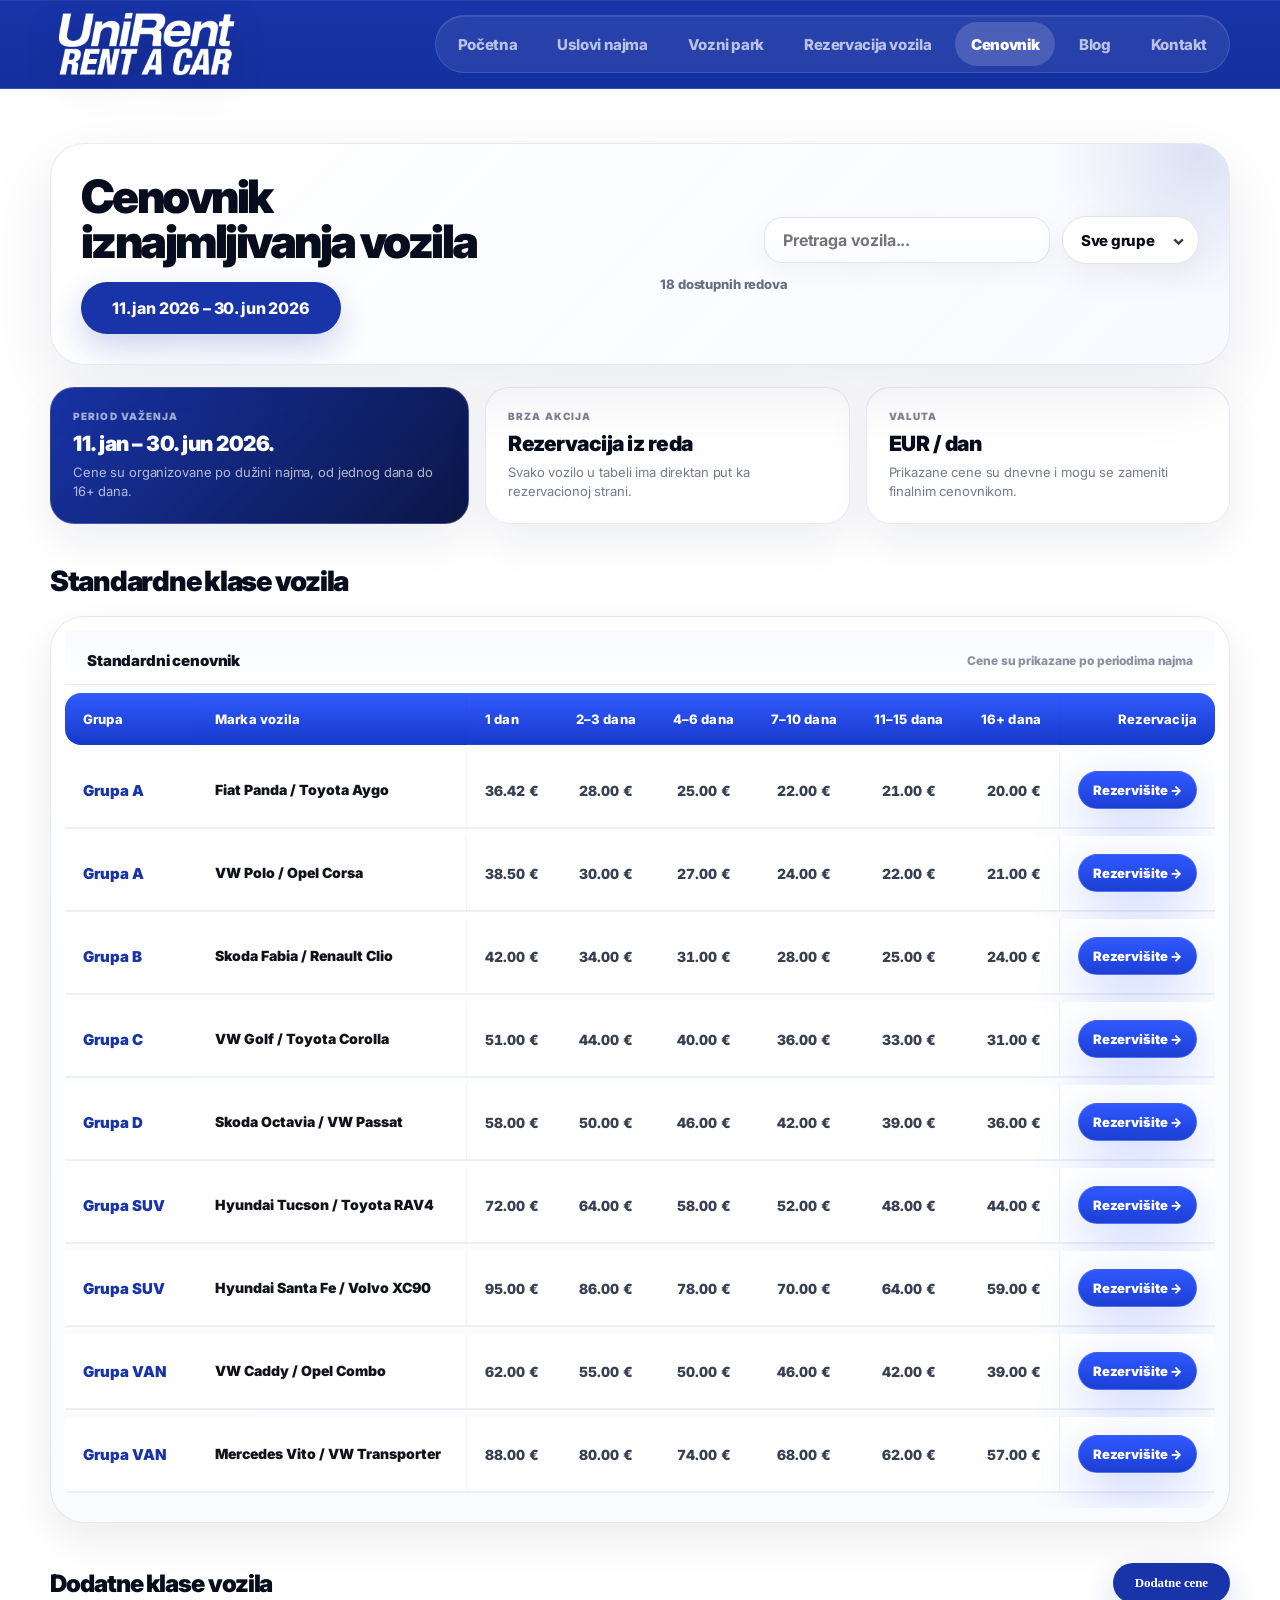
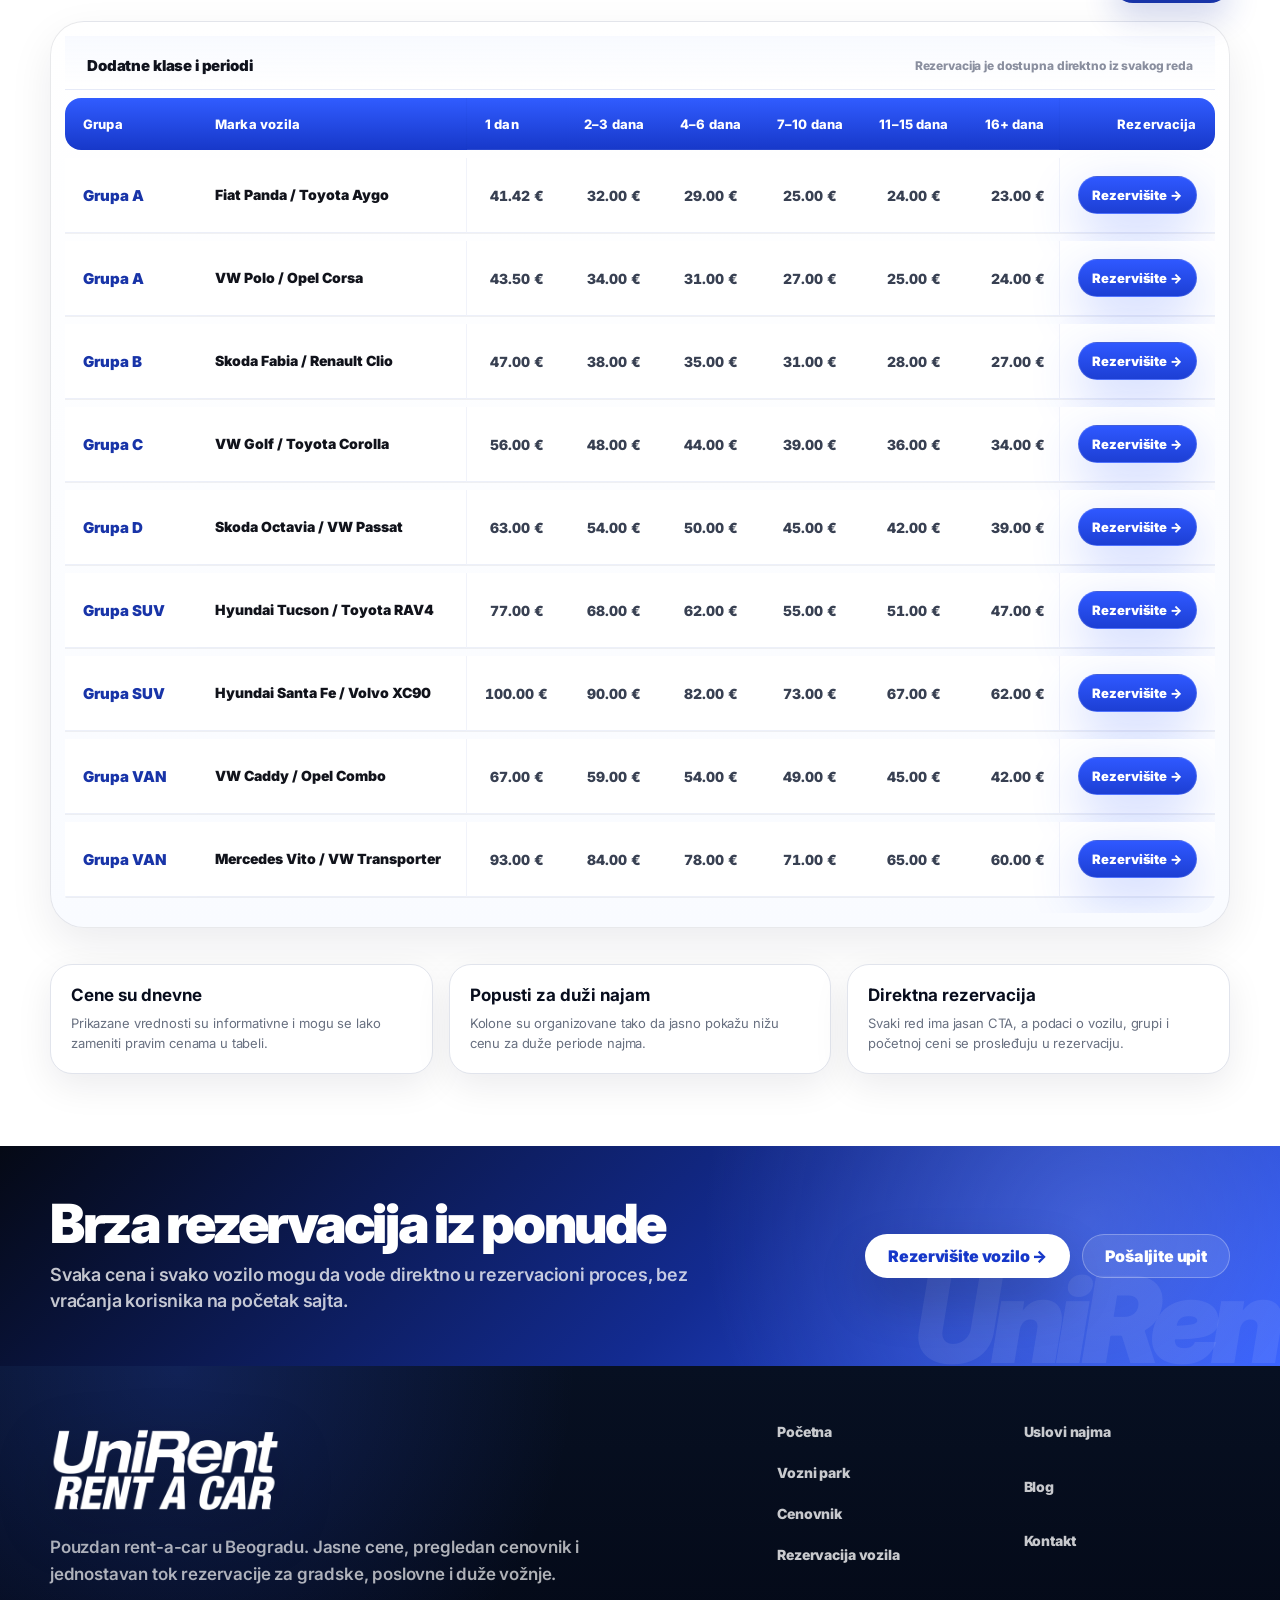
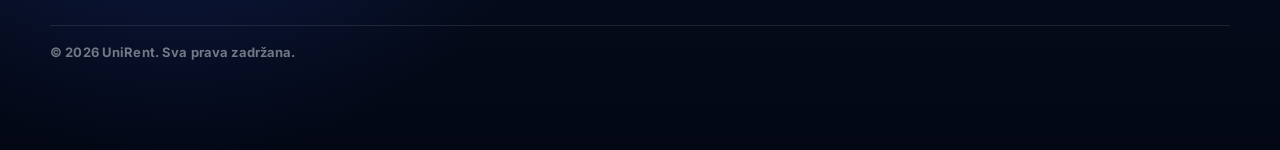
<file: cenovnik.html>
<!DOCTYPE html>

<html lang="sr">
<head>
<meta charset="utf-8"/>
<meta content="width=device-width, initial-scale=1" name="viewport"/>
<meta name="description" content="UniRent cenovnik najma vozila sa brzim izborom vozila i direktnom rezervacijom."/>
<title>Cenovnik | UniRent</title>
<link href="https://fonts.googleapis.com/css2?family=Inter:wght@400;500;600;700;800;900&amp;display=swap" rel="stylesheet"/><link href="css/unirent.css" rel="stylesheet"/><link href="css/pages/cenovnik.css" rel="stylesheet"/><link href="css/unirent-visual-v7.css" rel="stylesheet"/><link href="css/unirent-visual-v8.css" rel="stylesheet"/><link href="css/unirent-visual-v9.css" rel="stylesheet"/>
<link href="css/unirent-visual-v14.css" rel="stylesheet"/>
<link href="css/unirent-visual-v17.css" rel="stylesheet"/>
<link href="css/unirent-visual-v18.css" rel="stylesheet"/>
<link href="css/unirent-visual-v20.css" rel="stylesheet"/>
<link href="css/unirent-visual-v22.css" rel="stylesheet"/>
<link href="css/unirent-visual-v23.css" rel="stylesheet"/>
<link href="css/unirent-visual-v24.css" rel="stylesheet"/>
<link href="css/taste-final.css" rel="stylesheet"/>
</head>
<body class="page-cenovnik">
<header class="topbar">
<div class="container"><div data-active="cenovnik" data-unirent-nav=""></div></div>
</header>
<main>
<div class="container">
<section class="intro reveal">
<div><h1>Cenovnik iznajmljivanja vozila</h1><button class="date-pill" type="button">11. jan 2026 – 30. jun 2026</button></div>
<div class="tools"><input aria-label="Pretraga vozila" class="search" id="search" placeholder="Pretraga vozila..."/><label class="select-wrap"><select class="select" id="groupFilter"><option value="all">Sve grupe</option><option>Grupa A</option><option>Grupa B</option><option>Grupa C</option><option>Grupa D</option><option>Grupa SUV</option><option>Grupa VAN</option></select></label><span id="priceResultStatus" class="result-status" aria-live="polite"></span></div>
</section>
<section class="price-overview reveal" aria-label="Pregled cenovnika">
  <article class="price-overview-card primary">
    <span>Period važenja</span>
    <strong>11. jan – 30. jun 2026.</strong>
    <p>Cene su organizovane po dužini najma, od jednog dana do 16+ dana.</p>
  </article>
  <article class="price-overview-card">
    <span>Brza akcija</span>
    <strong>Rezervacija iz reda</strong>
    <p>Svako vozilo u tabeli ima direktan put ka rezervacionoj strani.</p>
  </article>
  <article class="price-overview-card">
    <span>Valuta</span>
    <strong>EUR / dan</strong>
    <p>Prikazane cene su dnevne i mogu se zameniti finalnim cenovnikom.</p>
  </article>
</section>
<h2 class="period-title reveal">Standardne klase vozila</h2>
<section class="table-card pricing-table-card reveal"><div class="table-meta"><span>Standardni cenovnik</span><small>Cene su prikazane po periodima najma</small></div><div class="table-wrap"><table class="pricing-table" id="priceTable"><thead><tr><th>Grupa</th><th>Marka vozila</th><th>1 dan</th><th>2–3 dana</th><th>4–6 dana</th><th>7–10 dana</th><th>11–15 dana</th><th>16+ dana</th><th class="price-action-head">Rezervacija</th></tr></thead><tbody><tr data-group="Grupa A"><td>Grupa A</td><td>Fiat Panda / Toyota Aygo</td><td>36.42 €</td><td>28.00 €</td><td>25.00 €</td><td>22.00 €</td><td>21.00 €</td><td>20.00 €</td><td class="price-action-cell"><a aria-label="Rezervišite Fiat Panda / Toyota Aygo" class="price-reserve-link" href="rezervacija-podaci.html?vehicle=Fiat+Panda+%2F+Toyota+Aygo&amp;group=Grupa+A&amp;price=36.42+%E2%82%AC&amp;source=cenovnik">Rezervišite →</a></td></tr>
<tr data-group="Grupa A"><td>Grupa A</td><td>VW Polo / Opel Corsa</td><td>38.50 €</td><td>30.00 €</td><td>27.00 €</td><td>24.00 €</td><td>22.00 €</td><td>21.00 €</td><td class="price-action-cell"><a aria-label="Rezervišite VW Polo / Opel Corsa" class="price-reserve-link" href="rezervacija-podaci.html?vehicle=VW+Polo+%2F+Opel+Corsa&amp;group=Grupa+A&amp;price=38.50+%E2%82%AC&amp;source=cenovnik">Rezervišite →</a></td></tr>
<tr data-group="Grupa B"><td>Grupa B</td><td>Skoda Fabia / Renault Clio</td><td>42.00 €</td><td>34.00 €</td><td>31.00 €</td><td>28.00 €</td><td>25.00 €</td><td>24.00 €</td><td class="price-action-cell"><a aria-label="Rezervišite Skoda Fabia / Renault Clio" class="price-reserve-link" href="rezervacija-podaci.html?vehicle=Skoda+Fabia+%2F+Renault+Clio&amp;group=Grupa+B&amp;price=42.00+%E2%82%AC&amp;source=cenovnik">Rezervišite →</a></td></tr>
<tr data-group="Grupa C"><td>Grupa C</td><td>VW Golf / Toyota Corolla</td><td>51.00 €</td><td>44.00 €</td><td>40.00 €</td><td>36.00 €</td><td>33.00 €</td><td>31.00 €</td><td class="price-action-cell"><a aria-label="Rezervišite VW Golf / Toyota Corolla" class="price-reserve-link" href="rezervacija-podaci.html?vehicle=VW+Golf+%2F+Toyota+Corolla&amp;group=Grupa+C&amp;price=51.00+%E2%82%AC&amp;source=cenovnik">Rezervišite →</a></td></tr>
<tr data-group="Grupa D"><td>Grupa D</td><td>Skoda Octavia / VW Passat</td><td>58.00 €</td><td>50.00 €</td><td>46.00 €</td><td>42.00 €</td><td>39.00 €</td><td>36.00 €</td><td class="price-action-cell"><a aria-label="Rezervišite Skoda Octavia / VW Passat" class="price-reserve-link" href="rezervacija-podaci.html?vehicle=Skoda+Octavia+%2F+VW+Passat&amp;group=Grupa+D&amp;price=58.00+%E2%82%AC&amp;source=cenovnik">Rezervišite →</a></td></tr>
<tr data-group="Grupa SUV"><td>Grupa SUV</td><td>Hyundai Tucson / Toyota RAV4</td><td>72.00 €</td><td>64.00 €</td><td>58.00 €</td><td>52.00 €</td><td>48.00 €</td><td>44.00 €</td><td class="price-action-cell"><a aria-label="Rezervišite Hyundai Tucson / Toyota RAV4" class="price-reserve-link" href="rezervacija-podaci.html?vehicle=Hyundai+Tucson+%2F+Toyota+RAV4&amp;group=Grupa+SUV&amp;price=72.00+%E2%82%AC&amp;source=cenovnik">Rezervišite →</a></td></tr>
<tr data-group="Grupa SUV"><td>Grupa SUV</td><td>Hyundai Santa Fe / Volvo XC90</td><td>95.00 €</td><td>86.00 €</td><td>78.00 €</td><td>70.00 €</td><td>64.00 €</td><td>59.00 €</td><td class="price-action-cell"><a aria-label="Rezervišite Hyundai Santa Fe / Volvo XC90" class="price-reserve-link" href="rezervacija-podaci.html?vehicle=Hyundai+Santa+Fe+%2F+Volvo+XC90&amp;group=Grupa+SUV&amp;price=95.00+%E2%82%AC&amp;source=cenovnik">Rezervišite →</a></td></tr>
<tr data-group="Grupa VAN"><td>Grupa VAN</td><td>VW Caddy / Opel Combo</td><td>62.00 €</td><td>55.00 €</td><td>50.00 €</td><td>46.00 €</td><td>42.00 €</td><td>39.00 €</td><td class="price-action-cell"><a aria-label="Rezervišite VW Caddy / Opel Combo" class="price-reserve-link" href="rezervacija-podaci.html?vehicle=VW+Caddy+%2F+Opel+Combo&amp;group=Grupa+VAN&amp;price=62.00+%E2%82%AC&amp;source=cenovnik">Rezervišite →</a></td></tr>
<tr data-group="Grupa VAN"><td>Grupa VAN</td><td>Mercedes Vito / VW Transporter</td><td>88.00 €</td><td>80.00 €</td><td>74.00 €</td><td>68.00 €</td><td>62.00 €</td><td>57.00 €</td><td class="price-action-cell"><a aria-label="Rezervišite Mercedes Vito / VW Transporter" class="price-reserve-link" href="rezervacija-podaci.html?vehicle=Mercedes+Vito+%2F+VW+Transporter&amp;group=Grupa+VAN&amp;price=88.00+%E2%82%AC&amp;source=cenovnik">Rezervišite →</a></td></tr></tbody></table></div></section>
<div class="section-label reveal"><h2>Dodatne klase vozila</h2><span class="date-pill" style="padding:12px 22px;font-size:13px">Dodatne cene</span></div>
<section class="table-card pricing-table-card reveal"><div class="table-meta"><span>Dodatne klase i periodi</span><small>Rezervacija je dostupna direktno iz svakog reda</small></div><div class="table-wrap"><table class="pricing-table" id="priceTable2"><thead><tr><th>Grupa</th><th>Marka vozila</th><th>1 dan</th><th>2–3 dana</th><th>4–6 dana</th><th>7–10 dana</th><th>11–15 dana</th><th>16+ dana</th><th class="price-action-head">Rezervacija</th></tr></thead><tbody><tr data-group="Grupa A"><td>Grupa A</td><td>Fiat Panda / Toyota Aygo</td><td>41.42 €</td><td>32.00 €</td><td>29.00 €</td><td>25.00 €</td><td>24.00 €</td><td>23.00 €</td><td class="price-action-cell"><a aria-label="Rezervišite Fiat Panda / Toyota Aygo" class="price-reserve-link" href="rezervacija-podaci.html?vehicle=Fiat+Panda+%2F+Toyota+Aygo&amp;group=Grupa+A&amp;price=41.42+%E2%82%AC&amp;source=cenovnik">Rezervišite →</a></td></tr>
<tr data-group="Grupa A"><td>Grupa A</td><td>VW Polo / Opel Corsa</td><td>43.50 €</td><td>34.00 €</td><td>31.00 €</td><td>27.00 €</td><td>25.00 €</td><td>24.00 €</td><td class="price-action-cell"><a aria-label="Rezervišite VW Polo / Opel Corsa" class="price-reserve-link" href="rezervacija-podaci.html?vehicle=VW+Polo+%2F+Opel+Corsa&amp;group=Grupa+A&amp;price=43.50+%E2%82%AC&amp;source=cenovnik">Rezervišite →</a></td></tr>
<tr data-group="Grupa B"><td>Grupa B</td><td>Skoda Fabia / Renault Clio</td><td>47.00 €</td><td>38.00 €</td><td>35.00 €</td><td>31.00 €</td><td>28.00 €</td><td>27.00 €</td><td class="price-action-cell"><a aria-label="Rezervišite Skoda Fabia / Renault Clio" class="price-reserve-link" href="rezervacija-podaci.html?vehicle=Skoda+Fabia+%2F+Renault+Clio&amp;group=Grupa+B&amp;price=47.00+%E2%82%AC&amp;source=cenovnik">Rezervišite →</a></td></tr>
<tr data-group="Grupa C"><td>Grupa C</td><td>VW Golf / Toyota Corolla</td><td>56.00 €</td><td>48.00 €</td><td>44.00 €</td><td>39.00 €</td><td>36.00 €</td><td>34.00 €</td><td class="price-action-cell"><a aria-label="Rezervišite VW Golf / Toyota Corolla" class="price-reserve-link" href="rezervacija-podaci.html?vehicle=VW+Golf+%2F+Toyota+Corolla&amp;group=Grupa+C&amp;price=56.00+%E2%82%AC&amp;source=cenovnik">Rezervišite →</a></td></tr>
<tr data-group="Grupa D"><td>Grupa D</td><td>Skoda Octavia / VW Passat</td><td>63.00 €</td><td>54.00 €</td><td>50.00 €</td><td>45.00 €</td><td>42.00 €</td><td>39.00 €</td><td class="price-action-cell"><a aria-label="Rezervišite Skoda Octavia / VW Passat" class="price-reserve-link" href="rezervacija-podaci.html?vehicle=Skoda+Octavia+%2F+VW+Passat&amp;group=Grupa+D&amp;price=63.00+%E2%82%AC&amp;source=cenovnik">Rezervišite →</a></td></tr>
<tr data-group="Grupa SUV"><td>Grupa SUV</td><td>Hyundai Tucson / Toyota RAV4</td><td>77.00 €</td><td>68.00 €</td><td>62.00 €</td><td>55.00 €</td><td>51.00 €</td><td>47.00 €</td><td class="price-action-cell"><a aria-label="Rezervišite Hyundai Tucson / Toyota RAV4" class="price-reserve-link" href="rezervacija-podaci.html?vehicle=Hyundai+Tucson+%2F+Toyota+RAV4&amp;group=Grupa+SUV&amp;price=77.00+%E2%82%AC&amp;source=cenovnik">Rezervišite →</a></td></tr>
<tr data-group="Grupa SUV"><td>Grupa SUV</td><td>Hyundai Santa Fe / Volvo XC90</td><td>100.00 €</td><td>90.00 €</td><td>82.00 €</td><td>73.00 €</td><td>67.00 €</td><td>62.00 €</td><td class="price-action-cell"><a aria-label="Rezervišite Hyundai Santa Fe / Volvo XC90" class="price-reserve-link" href="rezervacija-podaci.html?vehicle=Hyundai+Santa+Fe+%2F+Volvo+XC90&amp;group=Grupa+SUV&amp;price=100.00+%E2%82%AC&amp;source=cenovnik">Rezervišite →</a></td></tr>
<tr data-group="Grupa VAN"><td>Grupa VAN</td><td>VW Caddy / Opel Combo</td><td>67.00 €</td><td>59.00 €</td><td>54.00 €</td><td>49.00 €</td><td>45.00 €</td><td>42.00 €</td><td class="price-action-cell"><a aria-label="Rezervišite VW Caddy / Opel Combo" class="price-reserve-link" href="rezervacija-podaci.html?vehicle=VW+Caddy+%2F+Opel+Combo&amp;group=Grupa+VAN&amp;price=67.00+%E2%82%AC&amp;source=cenovnik">Rezervišite →</a></td></tr>
<tr data-group="Grupa VAN"><td>Grupa VAN</td><td>Mercedes Vito / VW Transporter</td><td>93.00 €</td><td>84.00 €</td><td>78.00 €</td><td>71.00 €</td><td>65.00 €</td><td>60.00 €</td><td class="price-action-cell"><a aria-label="Rezervišite Mercedes Vito / VW Transporter" class="price-reserve-link" href="rezervacija-podaci.html?vehicle=Mercedes+Vito+%2F+VW+Transporter&amp;group=Grupa+VAN&amp;price=93.00+%E2%82%AC&amp;source=cenovnik">Rezervišite →</a></td></tr></tbody></table></div></section>
<section class="note-grid reveal"><div class="note"><strong>Cene su dnevne</strong><p>Prikazane vrednosti su informativne i mogu se lako zameniti pravim cenama u tabeli.</p></div><div class="note"><strong>Popusti za duži najam</strong><p>Kolone su organizovane tako da jasno pokažu nižu cenu za duže periode najma.</p></div><div class="note"><strong>Direktna rezervacija</strong><p>Svaki red ima jasan CTA, a podaci o vozilu, grupi i početnoj ceni se prosleđuju u rezervaciju.</p></div></section>
</div>
</main>
<section class="conversion-strip"><div class="container conversion-grid"><div><h2>Brza rezervacija iz ponude</h2><p>Svaka cena i svako vozilo mogu da vode direktno u rezervacioni proces, bez vraćanja korisnika na početak sajta.</p></div><div class="cta-row"><a class="cta-primary" href="rezervacija-vozila.html">Rezervišite vozilo →</a><a class="cta-secondary" href="kontakt.html">Pošaljite upit</a></div></div></section>
<div data-unirent-footer=""></div>
<script defer="" src="js/unirent.js"></script><script defer="" src="js/pages/cenovnik.js"></script><script src="js/unirent-v14.js"></script>
</body></html>
</file>
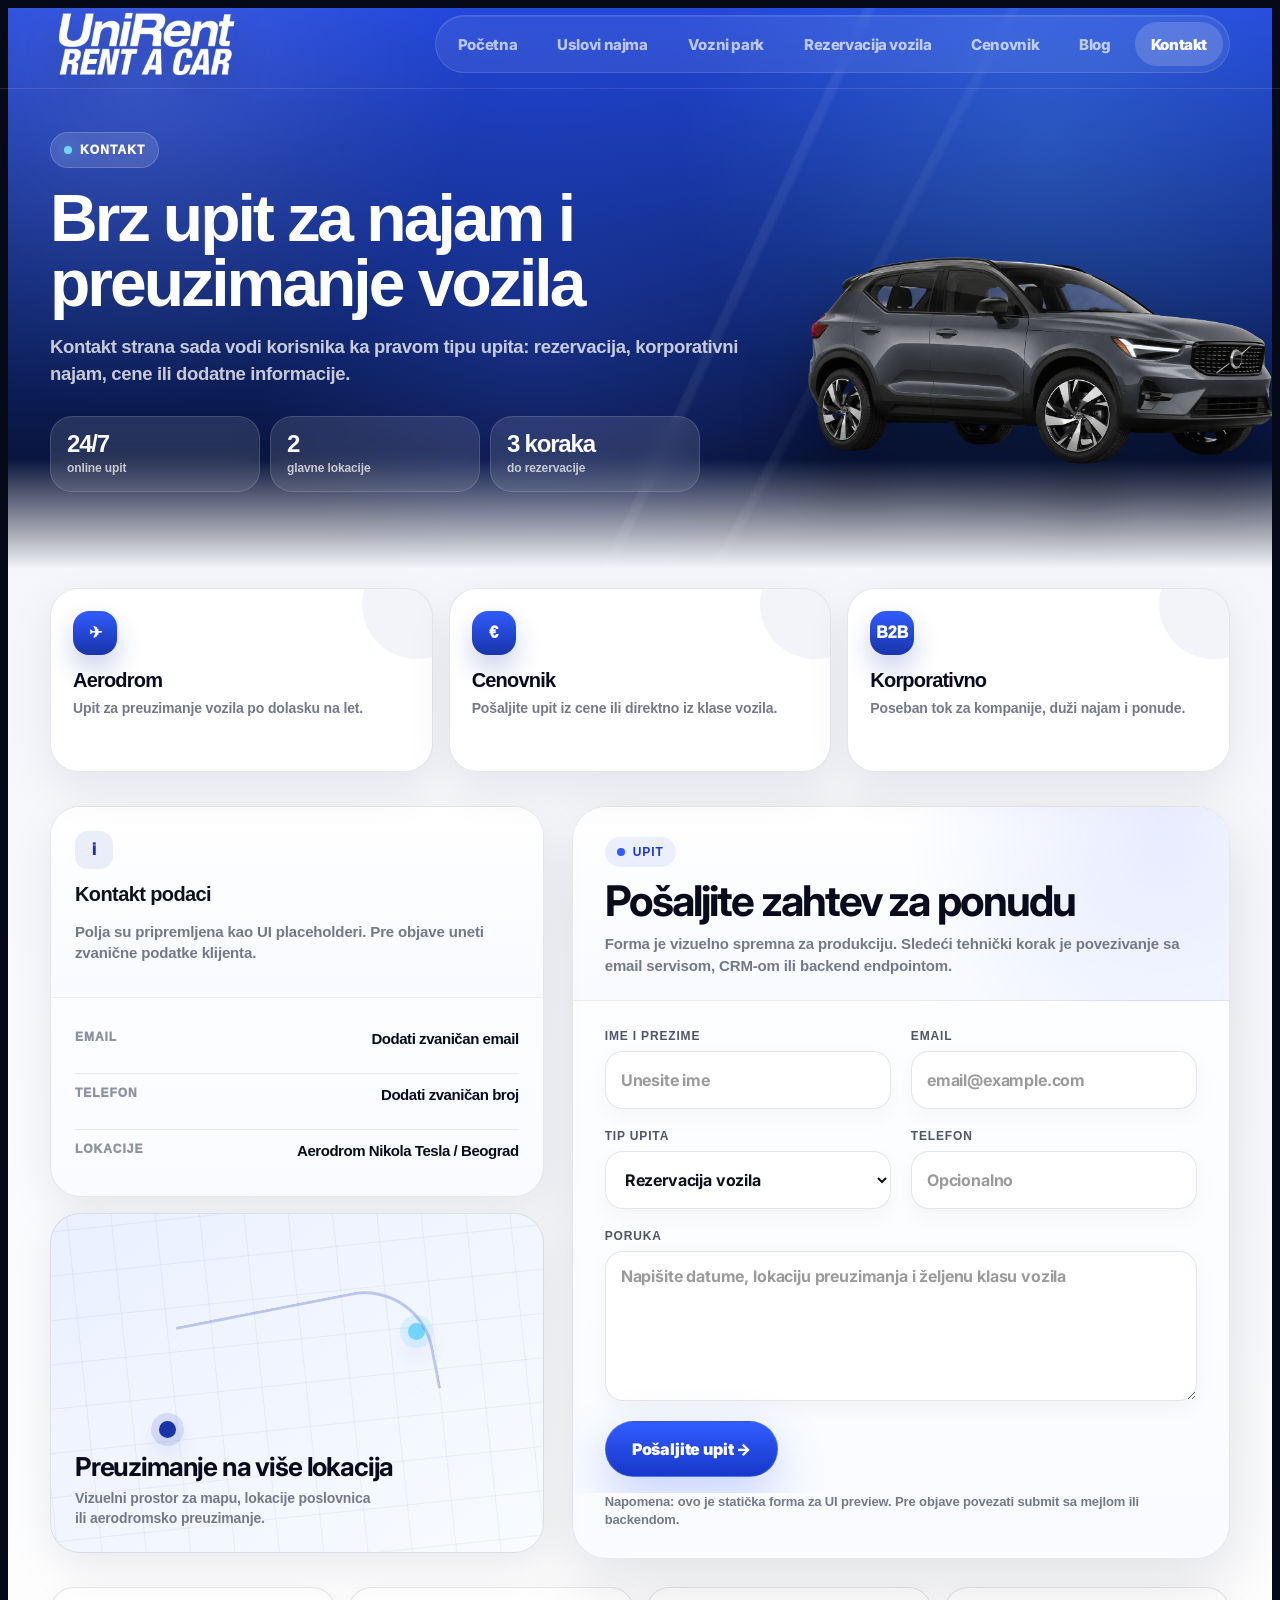
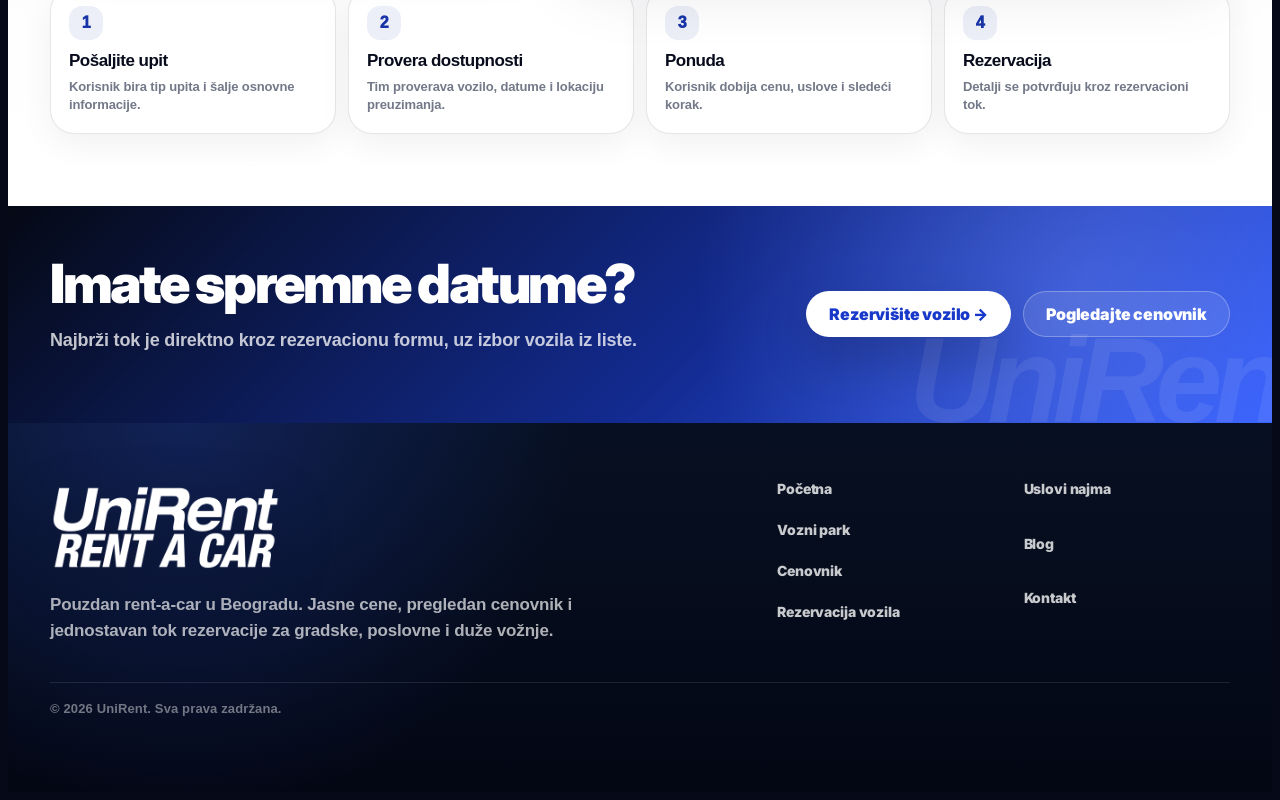
<file: kontakt.html>
<!DOCTYPE html>
<html lang="sr">
<head>
<meta charset="utf-8"/>
<meta content="width=device-width, initial-scale=1" name="viewport"/>
<meta name="description" content="Kontakt forma za UniRent upite, rezervacije, korporativni najam i pitanja o vozilima."/>
<title>Kontakt | UniRent</title>
<link href="https://fonts.googleapis.com/css2?family=Inter:wght@400;500;600;700;800;900&amp;display=swap" rel="stylesheet"/>
<link href="css/unirent.css" rel="stylesheet"/>
<link href="css/pages/kontakt.css" rel="stylesheet"/>
<link href="css/unirent-visual-v7.css" rel="stylesheet"/>
<link href="css/unirent-visual-v8.css" rel="stylesheet"/>
<link href="css/unirent-visual-v12.css" rel="stylesheet"/>
<link href="css/unirent-visual-v14.css" rel="stylesheet"/>
<link href="css/unirent-visual-v17.css" rel="stylesheet"/>
<link href="css/unirent-visual-v18.css" rel="stylesheet"/>
<link href="css/unirent-visual-v20.css" rel="stylesheet"/>
<link href="css/unirent-visual-v22.css" rel="stylesheet"/>
<link href="css/unirent-visual-v23.css" rel="stylesheet"/>
<link href="css/unirent-visual-v24.css" rel="stylesheet"/>
<link href="css/taste-final.css" rel="stylesheet"/>
</head>
<body class="contact-v12">
<header class="page-nav"><div class="container"><div data-active="kontakt" data-unirent-nav=""></div></div></header>
<section class="page-hero-lite">
  <div class="container v12-hero-grid">
    <div class="v12-hero-copy">
      <span class="v12-eyebrow">Kontakt</span>
      <h1>Brz upit za najam i preuzimanje vozila</h1>
      <p>Kontakt strana sada vodi korisnika ka pravom tipu upita: rezervacija, korporativni najam, cene ili dodatne informacije.</p>
      <div class="v12-hero-metrics" aria-label="Kontakt benefiti">
        <div class="v12-metric"><strong>24/7</strong><span>online upit</span></div>
        <div class="v12-metric"><strong>2</strong><span>glavne lokacije</span></div>
        <div class="v12-metric"><strong>3 koraka</strong><span>do rezervacije</span></div>
      </div>
    </div>
    <aside class="v12-hero-panel car-panel-v22"><img src="assets/cars/hero/reservation-hero-car.png" alt="UniRent vozilo"/></aside>
  </div>
</section>
<main class="page-content">
  <div class="container">
    <section class="contact-quick-v12" aria-label="Brze opcije kontakta">
      <div class="quick-card-v12"><div class="mini">✈</div><strong>Aerodrom</strong><p>Upit za preuzimanje vozila po dolasku na let.</p></div>
      <div class="quick-card-v12"><div class="mini">€</div><strong>Cenovnik</strong><p>Pošaljite upit iz cene ili direktno iz klase vozila.</p></div>
      <div class="quick-card-v12"><div class="mini">B2B</div><strong>Korporativno</strong><p>Poseban tok za kompanije, duži najam i ponude.</p></div>
    </section>
    <section class="contact-main-v12">
      <aside class="contact-info-v12">
        <div class="contact-card v12-contact-card">
          <div class="card-head"><span class="mini">i</span><strong>Kontakt podaci</strong><p>Polja su pripremljena kao UI placeholderi. Pre objave uneti zvanične podatke klijenta.</p></div>
          <div class="card-body">
            <div class="info-row-v12"><span>Email</span><strong>Dodati zvaničan email</strong></div>
            <div class="info-row-v12"><span>Telefon</span><strong>Dodati zvaničan broj</strong></div>
            <div class="info-row-v12"><span>Lokacije</span><strong>Aerodrom Nikola Tesla / Beograd</strong></div>
          </div>
        </div>
        <div class="map-card-v12" aria-label="Ilustrativna mapa lokacija">
          <span class="map-pin-v12 airport"></span><span class="map-pin-v12 city"></span>
          <h3>Preuzimanje na više lokacija</h3>
          <p>Vizuelni prostor za mapu, lokacije poslovnica ili aerodromsko preuzimanje.</p>
        </div>
      </aside>
      <section class="form-card v12-form-card">
        <div class="form-intro"><span class="section-kicker">Upit</span><h2>Pošaljite zahtev za ponudu</h2><p>Forma je vizuelno spremna za produkciju. Sledeći tehnički korak je povezivanje sa email servisom, CRM-om ili backend endpointom.</p></div>
        <form class="contact-form v12-form" id="contactForm">
          <label>Ime i prezime<input name="name" placeholder="Unesite ime" required=""/></label>
          <label>Email<input name="email" placeholder="email@example.com" required="" type="email"/></label>
          <label>Tip upita<select name="type"><option>Rezervacija vozila</option><option>Korporativni najam</option><option>Informacije o cenama</option><option>Drugo</option></select></label>
          <label>Telefon<input name="phone" placeholder="Opcionalno"/></label>
          <label class="full">Poruka<textarea name="message" placeholder="Napišite datume, lokaciju preuzimanja i željenu klasu vozila"></textarea></label>
          <button type="submit">Pošaljite upit →</button>
        </form>
        <p class="form-note v12-note" id="contactStatus">Napomena: ovo je statička forma za UI preview. Pre objave povezati submit sa mejlom ili backendom.</p>
      </section>
    </section>
    <section class="contact-process-v12" aria-label="Tok odgovora">
      <div class="process-step-v12"><span>1</span><strong>Pošaljite upit</strong><p>Korisnik bira tip upita i šalje osnovne informacije.</p></div>
      <div class="process-step-v12"><span>2</span><strong>Provera dostupnosti</strong><p>Tim proverava vozilo, datume i lokaciju preuzimanja.</p></div>
      <div class="process-step-v12"><span>3</span><strong>Ponuda</strong><p>Korisnik dobija cenu, uslove i sledeći korak.</p></div>
      <div class="process-step-v12"><span>4</span><strong>Rezervacija</strong><p>Detalji se potvrđuju kroz rezervacioni tok.</p></div>
    </section>
  </div>
</main>
<section class="conversion-strip"><div class="container conversion-grid"><div><h2>Imate spremne datume?</h2><p>Najbrži tok je direktno kroz rezervacionu formu, uz izbor vozila iz liste.</p></div><div class="cta-row"><a class="cta-primary" href="rezervacija-vozila.html">Rezervišite vozilo →</a><a class="cta-secondary" href="cenovnik.html">Pogledajte cenovnik</a></div></div></section>
<div data-unirent-footer=""></div>
<script defer src="js/unirent.js"></script>
<script defer src="js/pages/kontakt.js"></script>
<script src="js/unirent-v14.js"></script>
</body>
</html>
</file>
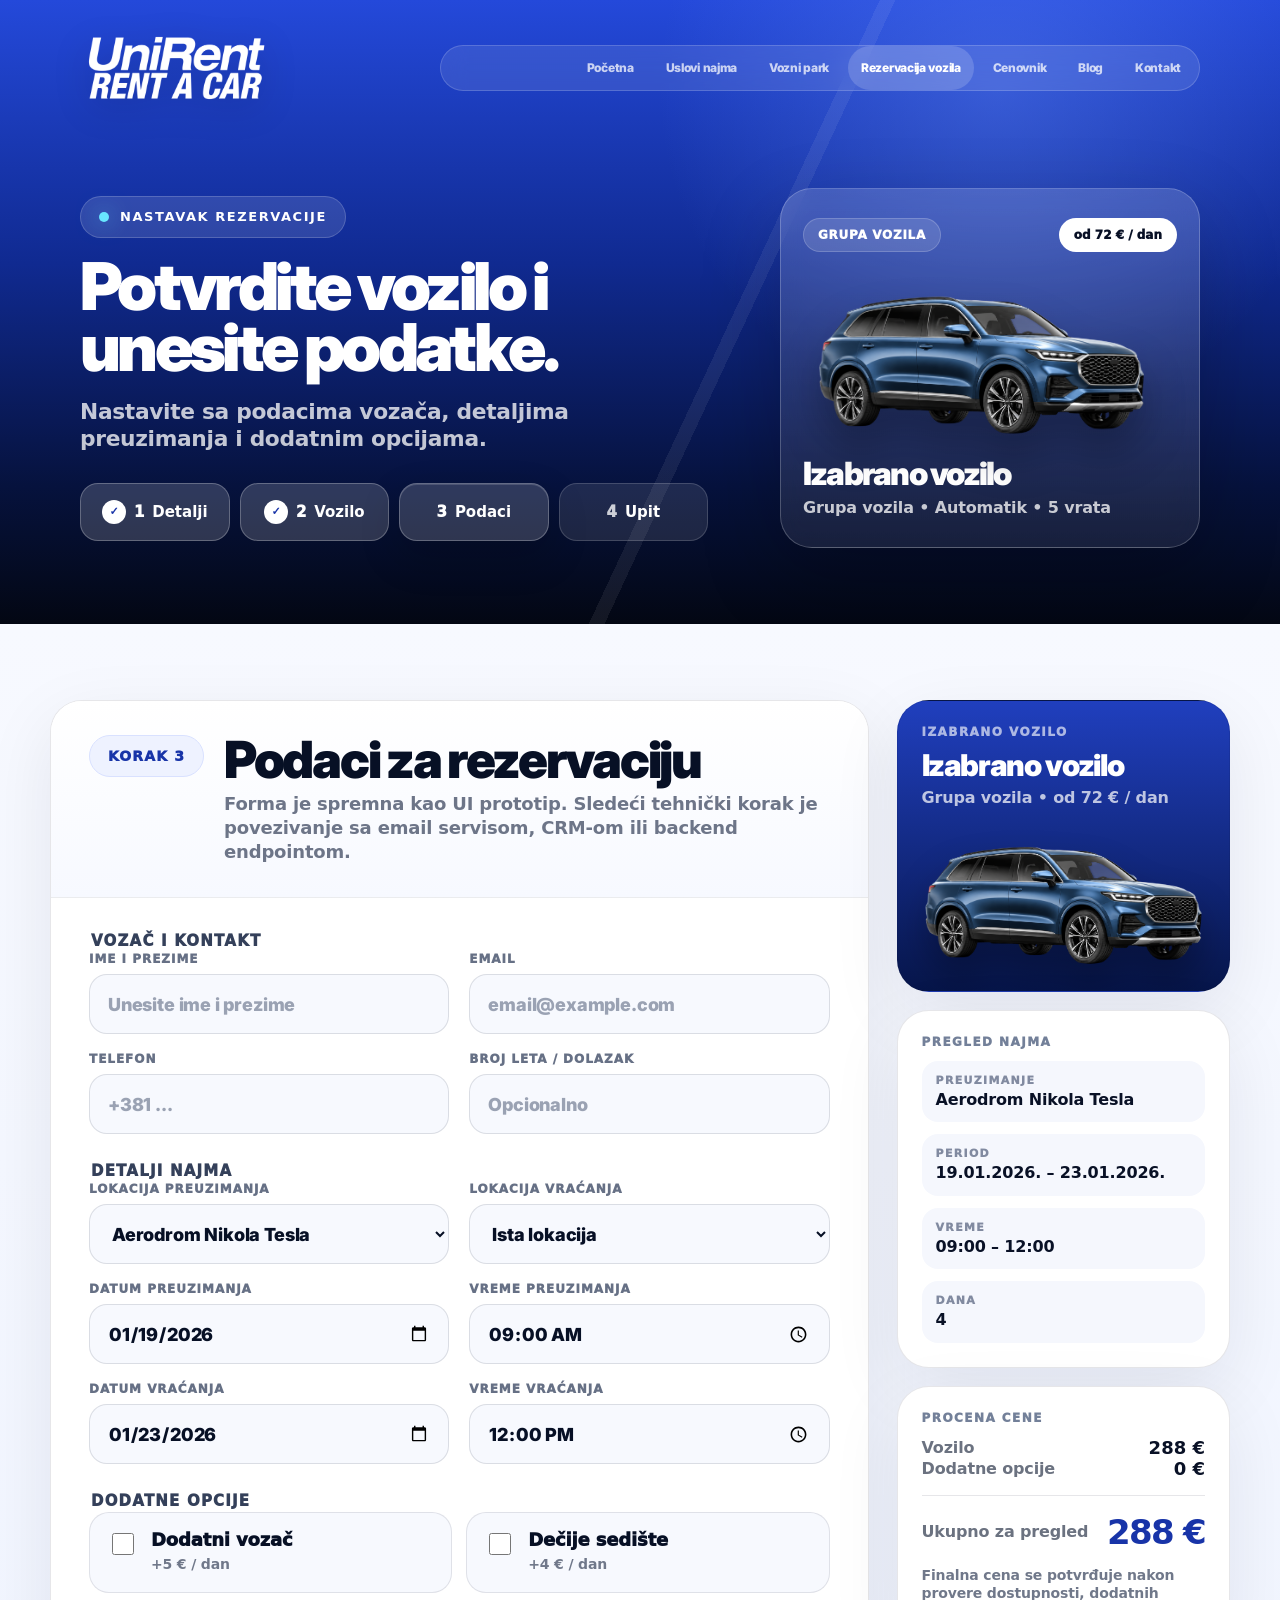
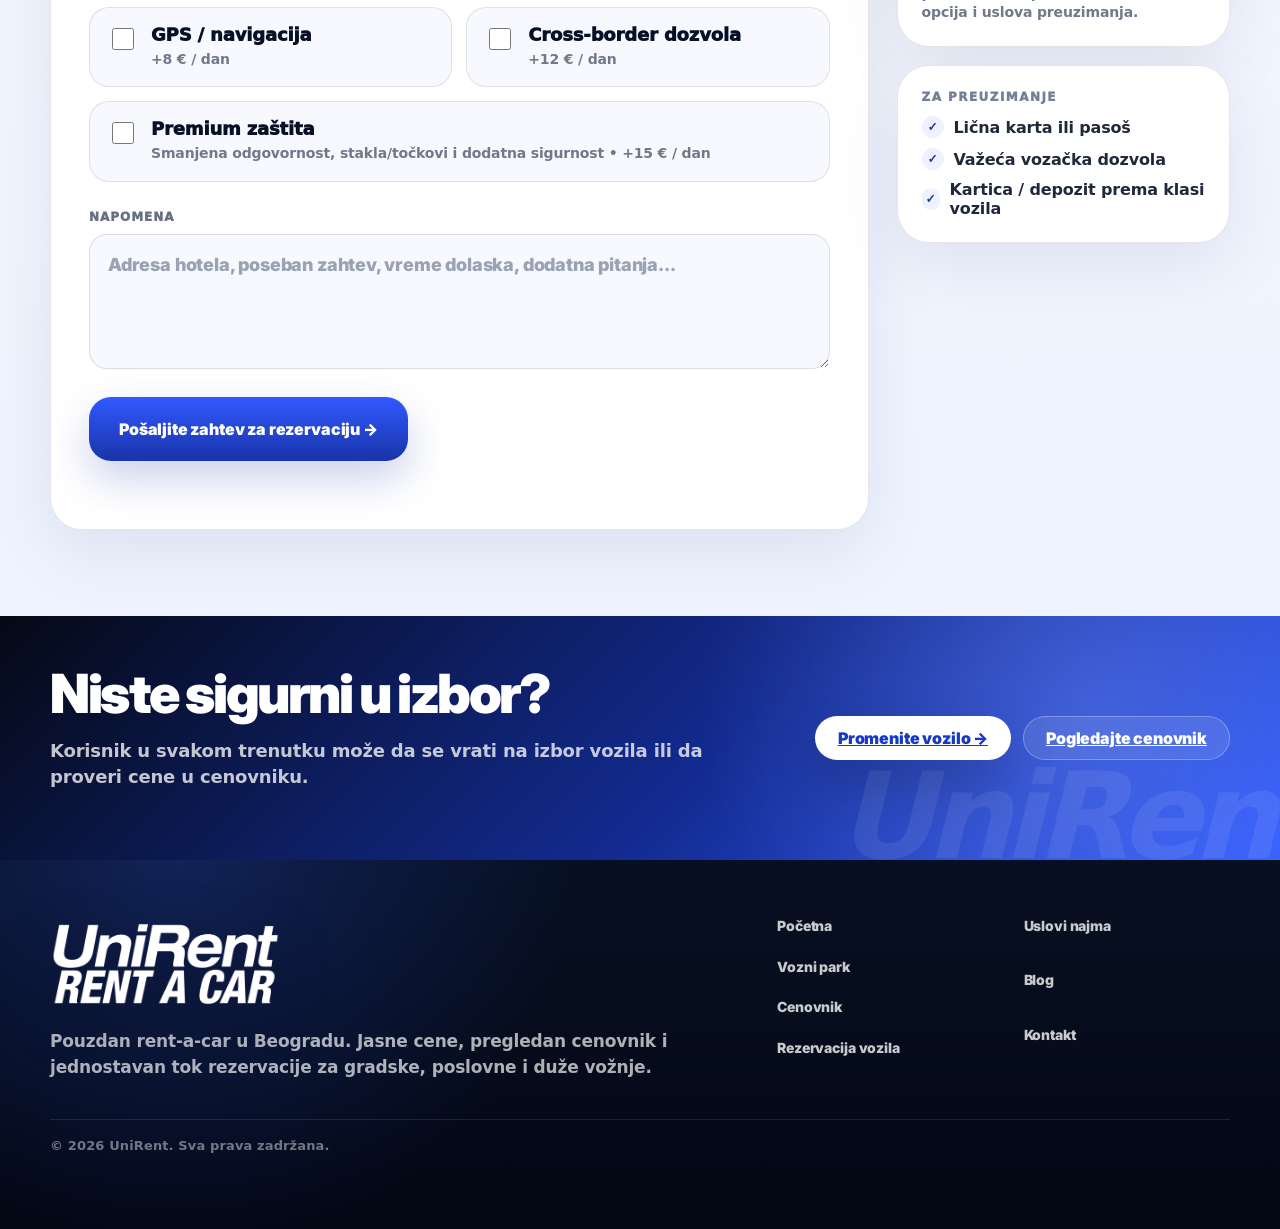
<file: rezervacija-podaci.html>
<!DOCTYPE html>
<html lang="sr">
<head>
<meta charset="utf-8"/>
<meta content="width=device-width, initial-scale=1" name="viewport"/>
<meta content="Nastavak UniRent rezervacije nakon izbora vozila: podaci vozača, dodatne opcije i pregled upita." name="description"/>
<title>Nastavak rezervacije | UniRent</title>
<link href="https://fonts.googleapis.com/css2?family=Inter:wght@400;500;600;700;800;900&amp;display=swap" rel="stylesheet"/>
<link href="css/unirent.css" rel="stylesheet"/>
<link href="css/unirent-visual-v7.css" rel="stylesheet"/>
<link href="css/unirent-visual-v14.css" rel="stylesheet"/>
<link href="css/unirent-visual-v18.css" rel="stylesheet"/>
<link href="css/unirent-visual-v17.css" rel="stylesheet"/>
<link href="css/unirent-visual-v16.css" rel="stylesheet"/>
<link href="css/unirent-visual-v13.css" rel="stylesheet"/>
<link href="css/unirent-visual-v10.css" rel="stylesheet"/>
<link href="css/unirent-visual-v8.css" rel="stylesheet"/>
<link href="css/unirent-visual-v20.css" rel="stylesheet"/>
<link href="css/unirent-visual-v22.css" rel="stylesheet"/>
<link href="css/unirent-visual-v23.css" rel="stylesheet"/>
<link href="css/unirent-visual-v24.css" rel="stylesheet"/>
<link href="css/unirent-visual-v25.css" rel="stylesheet"/>
<link href="css/pages/rezervacija-podaci.css" rel="stylesheet"/>
<link href="css/unirent-visual-v27.css" rel="stylesheet"/>
<link href="css/taste-final.css" rel="stylesheet"/>
</head>
<body class="reservation-next-v25">
<header class="checkout-hero-v25">
  <div class="container"><div data-active="rezervacija" data-unirent-nav=""></div></div>
  <div class="container checkout-hero-grid-v25">
    <div class="checkout-copy-v25 reveal">
      <span class="checkout-kicker-v25">Nastavak rezervacije</span>
      <h1>Potvrdite vozilo i unesite podatke.</h1>
      <p>Nastavite sa podacima vozača, detaljima preuzimanja i dodatnim opcijama.</p>
      <div class="checkout-steps-v25" aria-label="Koraci rezervacije">
        <span class="done">1 <b>Detalji</b></span>
        <span class="done">2 <b>Vozilo</b></span>
        <span class="active">3 <b>Podaci</b></span>
        <span>4 <b>Upit</b></span>
      </div>
    </div>
    <aside class="selected-car-hero-v25 reveal" aria-live="polite">
      <div class="selected-car-top-v25"><span id="vehicleGroupHero">Grupa vozila</span><strong id="vehiclePriceHero">od — / dan</strong></div>
      <img alt="Izabrano UniRent vozilo" id="vehicleHeroImage" src="assets/cars/hero/reservation-hero-car.png"/>
      <h2 id="vehicleNameHero">Izabrano vozilo</h2>
      <p id="vehicleMetaHero">Automatik • 5 vrata • Jasni uslovi najma</p>
    </aside>
  </div>
</header>

<main class="checkout-main-v25">
  <div class="container checkout-layout-v25">
    <section class="checkout-form-card-v25 reveal" aria-label="Podaci za rezervaciju">
      <div class="checkout-section-head-v25">
        <span>Korak 3</span>
        <div><h2>Podaci za rezervaciju</h2><p>Forma je spremna kao UI prototip. Sledeći tehnički korak je povezivanje sa email servisom, CRM-om ili backend endpointom.</p></div>
      </div>
      <form id="reservationNextForm" class="reservation-next-form-v25">
        <fieldset>
          <legend>Vozač i kontakt</legend>
          <div class="form-grid-v25">
            <label><span>Ime i prezime</span><input id="driverName" name="driverName" placeholder="Unesite ime i prezime" required type="text"/></label>
            <label><span>Email</span><input id="driverEmail" name="driverEmail" placeholder="email@example.com" required type="email"/></label>
            <label><span>Telefon</span><input id="driverPhone" name="driverPhone" placeholder="+381 ..." required type="tel"/></label>
            <label><span>Broj leta / dolazak</span><input id="flightNumber" name="flightNumber" placeholder="Opcionalno" type="text"/></label>
          </div>
        </fieldset>

        <fieldset>
          <legend>Detalji najma</legend>
          <div class="form-grid-v25">
            <label><span>Lokacija preuzimanja</span><select id="checkoutPickup" name="pickup"><option>Aerodrom Nikola Tesla</option><option>Centar Beograda</option><option>Dostava do hotela</option></select></label>
            <label><span>Lokacija vraćanja</span><select id="checkoutReturnLocation" name="returnLocation"><option>Ista lokacija</option><option>Aerodrom Nikola Tesla</option><option>Centar Beograda</option><option>Dostava / druga adresa</option></select></label>
            <label><span>Datum preuzimanja</span><input id="checkoutPickupDate" name="pickupDate" type="date" value="2026-01-19"/></label>
            <label><span>Vreme preuzimanja</span><input id="checkoutPickupTime" name="pickupTime" type="time" value="09:00"/></label>
            <label><span>Datum vraćanja</span><input id="checkoutReturnDate" name="returnDate" type="date" value="2026-01-23"/></label>
            <label><span>Vreme vraćanja</span><input id="checkoutReturnTime" name="returnTime" type="time" value="12:00"/></label>
          </div>
        </fieldset>

        <fieldset>
          <legend>Dodatne opcije</legend>
          <div class="extras-grid-v25">
            <label class="extra-card-v25"><input type="checkbox" data-extra="5" value="Dodatni vozač"/><span><b>Dodatni vozač</b><em>+5 € / dan</em></span></label>
            <label class="extra-card-v25"><input type="checkbox" data-extra="4" value="Dečije sedište"/><span><b>Dečije sedište</b><em>+4 € / dan</em></span></label>
            <label class="extra-card-v25"><input type="checkbox" data-extra="8" value="GPS / navigacija"/><span><b>GPS / navigacija</b><em>+8 € / dan</em></span></label>
            <label class="extra-card-v25"><input type="checkbox" data-extra="12" value="Cross-border dozvola"/><span><b>Cross-border dozvola</b><em>+12 € / dan</em></span></label>
            <label class="extra-card-v25 wide"><input type="checkbox" data-extra="15" value="Premium zaštita"/><span><b>Premium zaštita</b><em>Smanjena odgovornost, stakla/točkovi i dodatna sigurnost • +15 € / dan</em></span></label>
          </div>
        </fieldset>

        <label class="note-field-v25"><span>Napomena</span><textarea id="checkoutNote" rows="4" placeholder="Adresa hotela, poseban zahtev, vreme dolaska, dodatna pitanja..."></textarea></label>
        <button class="checkout-submit-v25" type="submit">Pošaljite zahtev za rezervaciju →</button>
        <p class="checkout-status-v25" id="checkoutStatus" aria-live="polite"></p>
      </form>
    </section>

    <aside class="checkout-summary-v25 reveal" aria-label="Pregled rezervacije">
      <div class="summary-card-v25 selected-v25">
        <span class="summary-label-v25">Izabrano vozilo</span>
        <h3 id="summaryVehicleName">—</h3>
        <p id="summaryVehicleGroup">—</p>
        <img alt="Izabrano vozilo" id="summaryVehicleImage" src="assets/cars/hero/reservation-hero-car.png"/>
      </div>
      <div class="summary-card-v25">
        <span class="summary-label-v25">Pregled najma</span>
        <dl class="summary-list-v25">
          <div><dt>Preuzimanje</dt><dd id="sumPickup">Aerodrom Nikola Tesla</dd></div>
          <div><dt>Period</dt><dd id="sumPeriod">19.01.2026. – 23.01.2026.</dd></div>
          <div><dt>Vreme</dt><dd id="sumTime">09:00 – 12:00</dd></div>
          <div><dt>Dana</dt><dd id="sumDays">4</dd></div>
        </dl>
      </div>
      <div class="summary-card-v25 total-v25">
        <span class="summary-label-v25">Procena cene</span>
        <div class="total-row-v25"><span>Vozilo</span><strong id="sumBase">—</strong></div>
        <div class="total-row-v25"><span>Dodatne opcije</span><strong id="sumExtras">0 €</strong></div>
        <div class="total-line-v25"></div>
        <div class="grand-total-v25"><span>Ukupno za pregled</span><strong id="sumTotal">—</strong></div>
        <p>Finalna cena se potvrđuje nakon provere dostupnosti, dodatnih opcija i uslova preuzimanja.</p>
      </div>
      <div class="summary-card-v25 checklist-v25">
        <span class="summary-label-v25">Za preuzimanje</span>
        <ul><li>Lična karta ili pasoš</li><li>Važeća vozačka dozvola</li><li>Kartica / depozit prema klasi vozila</li></ul>
      </div>
    </aside>
  </div>
</main>

<section class="conversion-strip checkout-bottom-v25"><div class="container conversion-grid"><div><h2>Niste sigurni u izbor?</h2><p>Korisnik u svakom trenutku može da se vrati na izbor vozila ili da proveri cene u cenovniku.</p></div><div class="cta-row"><a class="cta-primary" href="rezervacija-vozila.html">Promenite vozilo →</a><a class="cta-secondary" href="cenovnik.html">Pogledajte cenovnik</a></div></div></section>
<div data-unirent-footer=""></div>
<script defer src="js/unirent.js"></script>
<script defer src="js/pages/rezervacija-podaci.js"></script>
<script defer src="js/unirent-v14.js"></script>
</body>
</html>
</file>
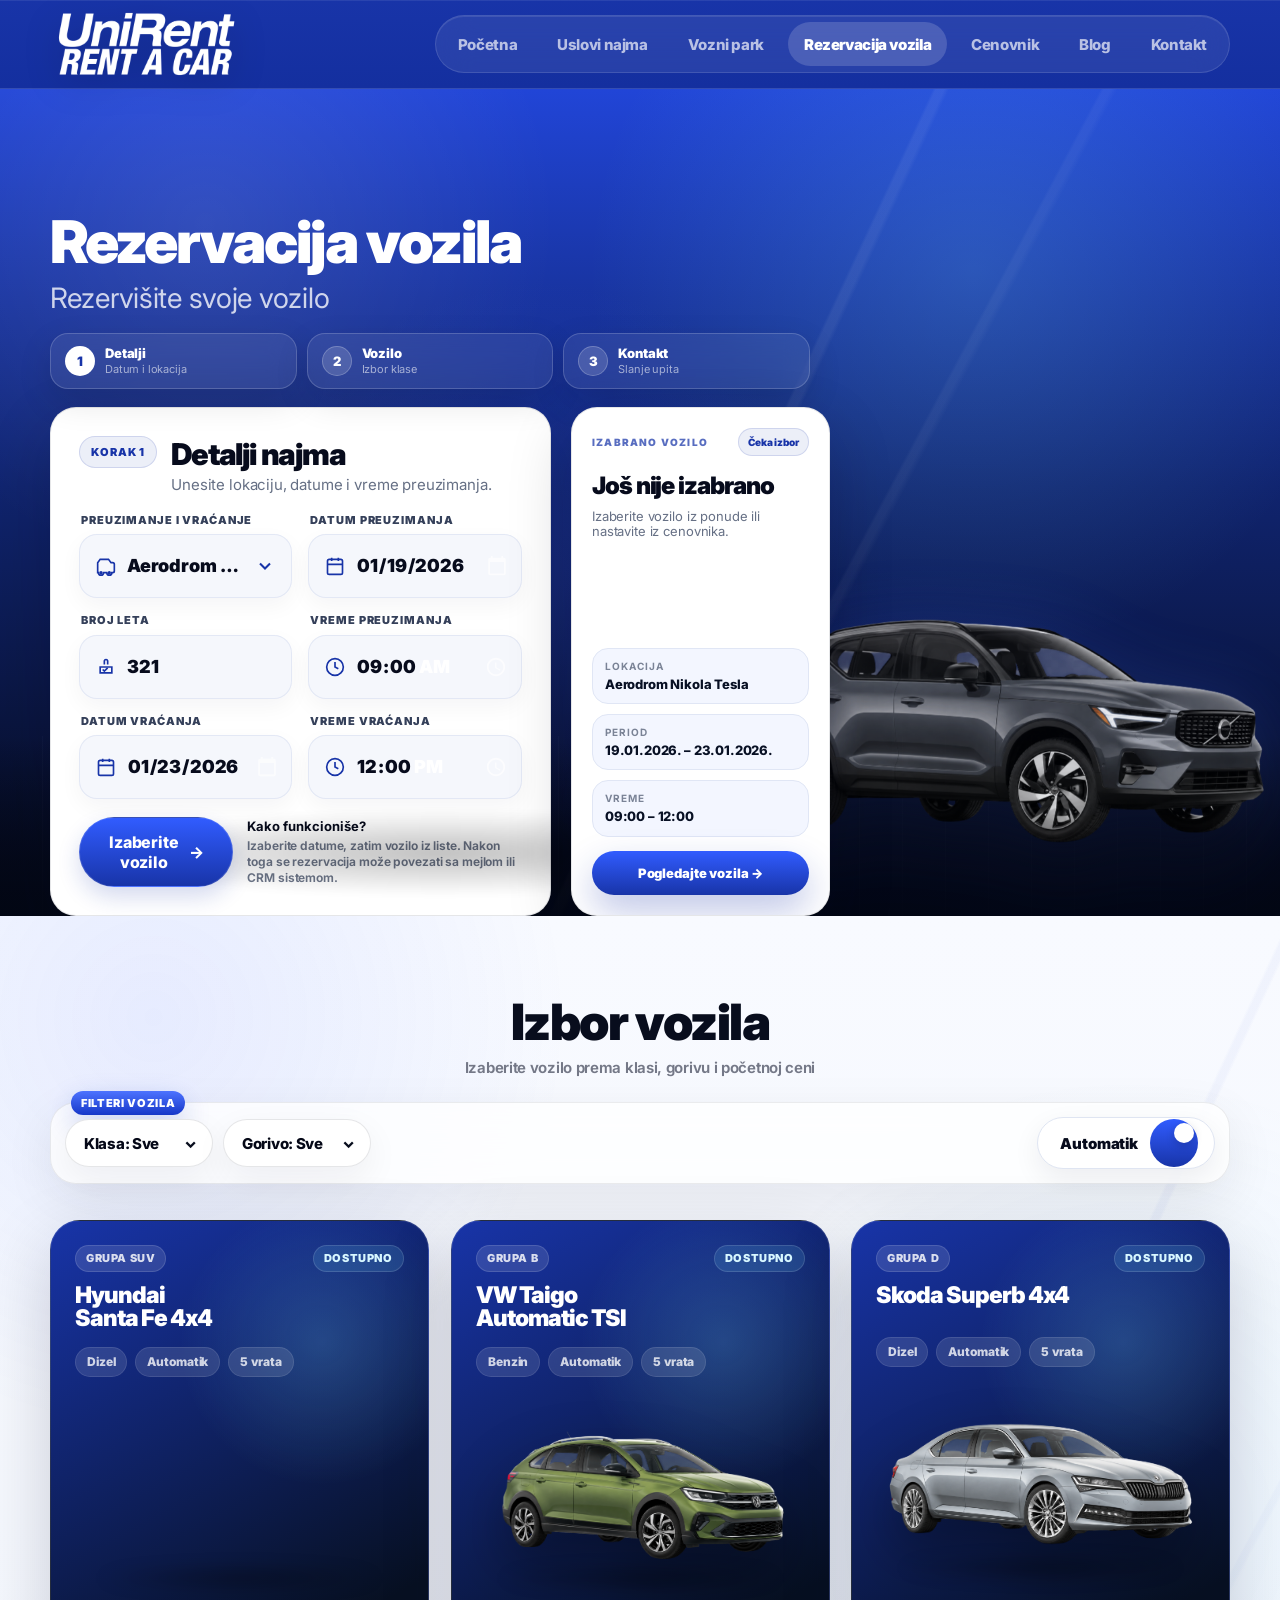
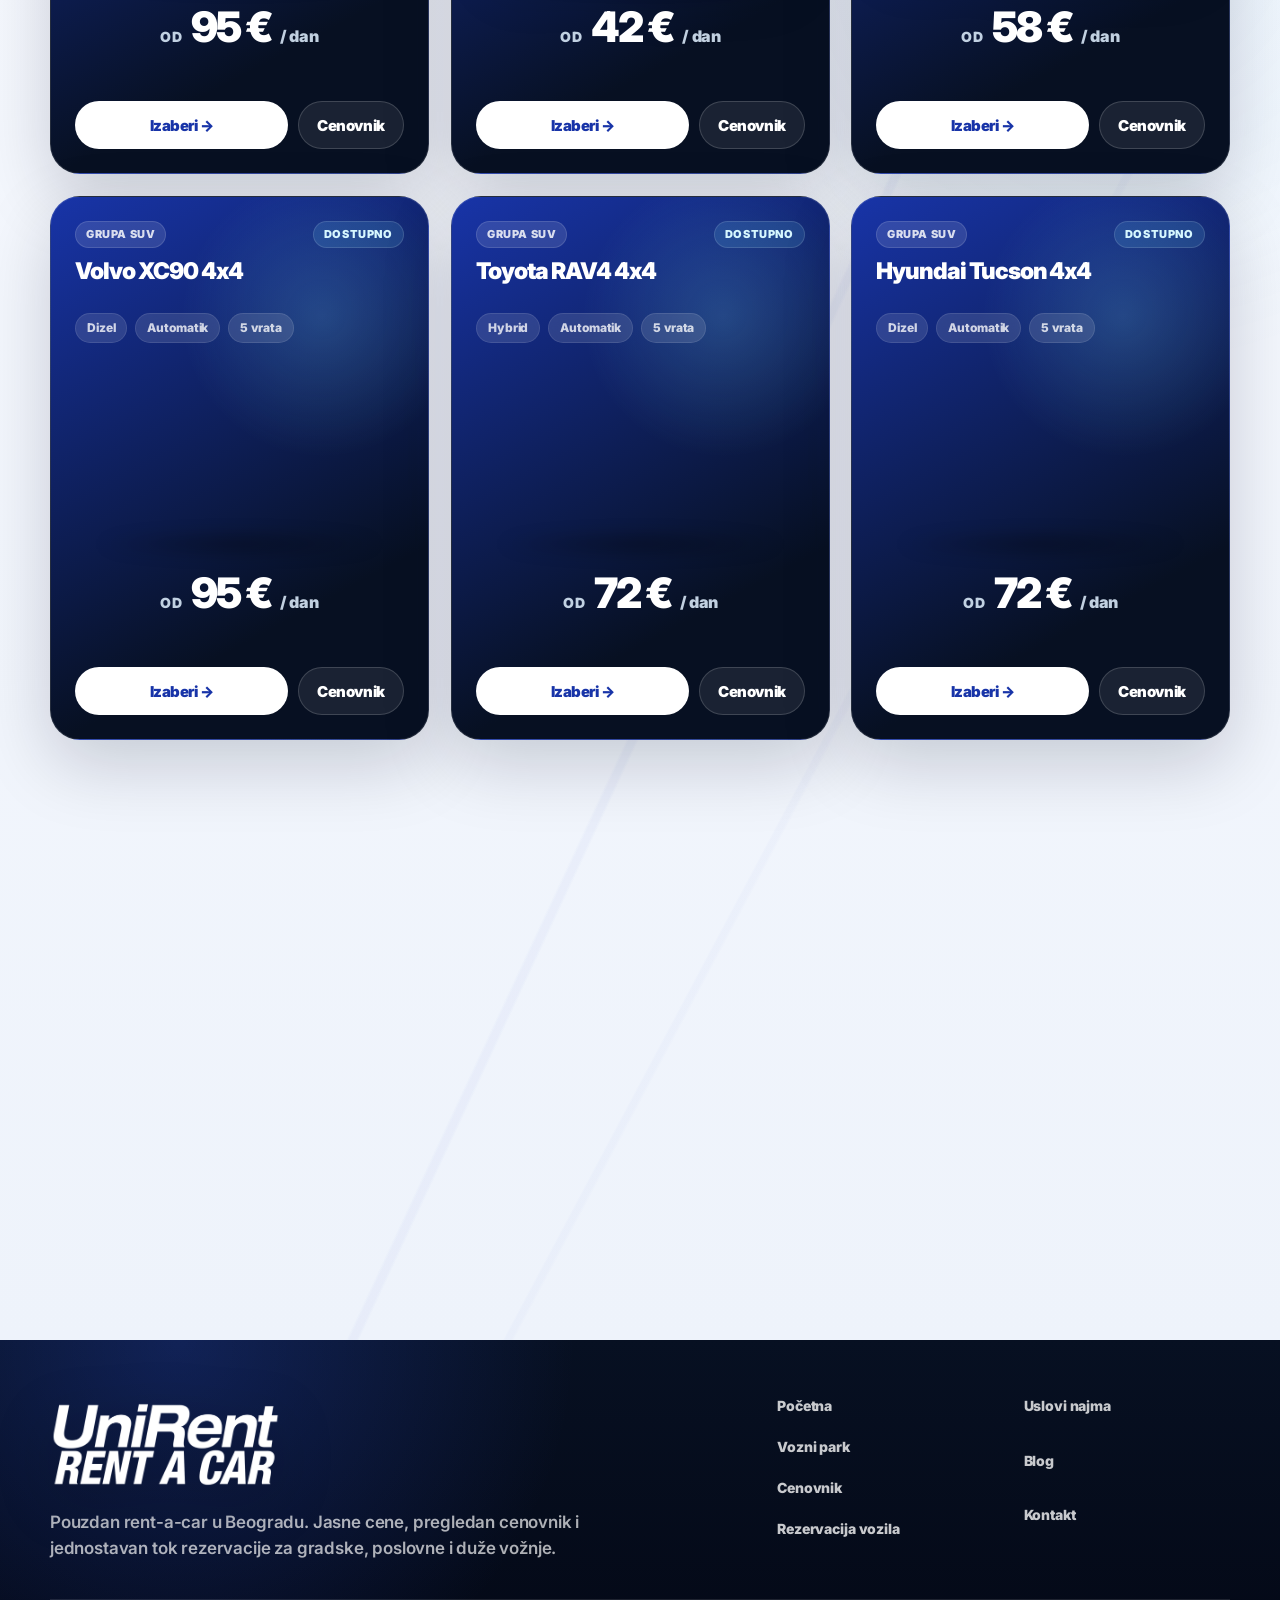
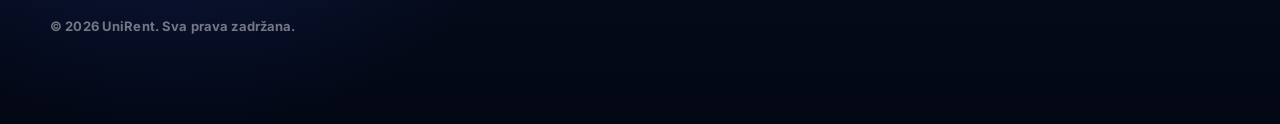
<file: rezervacija-vozila.html>
<!DOCTYPE html>

<html lang="sr">
<head>
<meta charset="utf-8"/>
<meta content="width=device-width, initial-scale=1" name="viewport"/>
<meta content="Rezervacija UniRent vozila kroz jasan tok: detalji najma, izbor vozila i kontakt podaci." name="description"/>
<title>Rezervacija vozila | UniRent</title>
<link href="https://fonts.googleapis.com/css2?family=Inter:wght@400;500;600;700;800;900&amp;display=swap" rel="stylesheet"/><link href="css/unirent.css" rel="stylesheet"/><link href="css/pages/rezervacija-vozila.css" rel="stylesheet"/><link href="css/unirent-visual-v7.css" rel="stylesheet"/><link href="css/unirent-visual-v8.css" rel="stylesheet"/><link href="css/unirent-visual-v10.css" rel="stylesheet"/>
<link href="css/unirent-visual-v14.css" rel="stylesheet"/>
<link href="css/unirent-visual-v17.css" rel="stylesheet"/>
<link href="css/unirent-visual-v18.css" rel="stylesheet"/>
<link href="css/unirent-visual-v20.css" rel="stylesheet"/>
<link href="css/unirent-visual-v22.css" rel="stylesheet"/>
<link href="css/unirent-visual-v23.css" rel="stylesheet"/>
<link href="css/unirent-visual-v24.css" rel="stylesheet"/>
<link href="css/taste-final.css" rel="stylesheet"/>
</head>
<body class="reservation-v10">
<header class="topbar">
<div class="container"><div data-active="rezervacija" data-unirent-nav=""></div></div>
</header>
<section class="hero">
<div class="container hero-grid">
<div class="hero-content reveal">
<h1>Rezervacija vozila</h1>
<p>Rezervišite svoje vozilo</p>
<div aria-label="Koraci rezervacije" class="booking-steps-v10">
<a class="booking-step-v10 is-active" href="#reservationDetails"><span>1</span><strong>Detalji</strong><em>Datum i lokacija</em></a>
<a class="booking-step-v10" href="#fleet"><span>2</span><strong>Vozilo</strong><em>Izbor klase</em></a>
<a class="booking-step-v10" href="#reservationContact"><span>3</span><strong>Kontakt</strong><em>Slanje upita</em></a>
</div>
<div class="reservation-shell-v10"><section aria-label="Detalji rezervacije" class="reservation-flow-card-v10" id="reservationDetails">
<div class="flow-card-head-v10">
<span class="flow-eyebrow-v10">Korak 1</span>
<div><h2>Detalji najma</h2><p>Unesite lokaciju, datume i vreme preuzimanja.</p></div>
</div>
<form class="reservation-box" id="reservationForm">
<div class="field"><label>Preuzimanje i vraćanje</label><div class="fake-input"><svg fill="none" height="18" stroke="currentColor" stroke-width="2" viewbox="0 0 24 24" width="18"><path d="M22 16v2a2 2 0 0 1-2 2h-1a3 3 0 0 1-6 0H9a3 3 0 0 1-6 0H2V8l3-4h10l3 4h2a2 2 0 0 1 2 2v6Z"></path><circle cx="6" cy="20" r="1"></circle><circle cx="16" cy="20" r="1"></circle></svg><select id="pickup"><option>Aerodrom Nikola Tesla</option><option>Centar Beograda</option><option>Dostava do hotela</option></select><svg class="right-icon" fill="none" height="15" stroke="currentColor" stroke-width="2.5" viewbox="0 0 24 24" width="15"><path d="m6 9 6 6 6-6"></path></svg></div></div>
<div class="field"><label>Datum preuzimanja</label><div class="fake-input"><svg fill="none" height="18" stroke="currentColor" stroke-width="2" viewbox="0 0 24 24" width="18"><rect height="18" rx="2" width="18" x="3" y="4"></rect><path d="M16 2v4M8 2v4M3 10h18"></path></svg><input id="pickupDate" type="date" value="2026-01-19"/></div></div>
<div class="field"><label>Broj leta</label><div class="fake-input"><svg fill="none" height="18" stroke="currentColor" stroke-width="2" viewbox="0 0 24 24" width="18"><path d="M10 9V5a2 2 0 0 1 4 0v4m-9 3h14v7H5z"></path><path d="m8 15 2 2 4-4"></path></svg><input id="flight" placeholder="Broj leta" type="text" value="321"/></div></div>
<div class="field"><label>Vreme preuzimanja</label><div class="fake-input"><svg fill="none" height="18" stroke="currentColor" stroke-width="2" viewbox="0 0 24 24" width="18"><circle cx="12" cy="12" r="10"></circle><path d="M12 6v6l4 2"></path></svg><input id="pickupTime" type="time" value="09:00"/></div></div>
<div class="field"><label>Datum vraćanja</label><div class="fake-input"><svg fill="none" height="18" stroke="currentColor" stroke-width="2" viewbox="0 0 24 24" width="18"><rect height="18" rx="2" width="18" x="3" y="4"></rect><path d="M16 2v4M8 2v4M3 10h18"></path></svg><input id="returnDate" type="date" value="2026-01-23"/></div></div>
<div class="field"><label>Vreme vraćanja</label><div class="fake-input"><svg fill="none" height="18" stroke="currentColor" stroke-width="2" viewbox="0 0 24 24" width="18"><circle cx="12" cy="12" r="10"></circle><path d="M12 6v6l4 2"></path></svg><input id="returnTime" type="time" value="12:00"/></div></div>
</form><div class="reservation-action-row-v10"><button class="reserve-hero" id="topReserve" type="button">Rezervišite <span>→</span></button><div class="reservation-helper"><strong>Kako funkcioniše?</strong><span>Izaberite datume, zatim vozilo iz liste. Nakon toga se rezervacija može povezati sa mejlom ili CRM sistemom.</span></div></div></section>
<aside aria-live="polite" class="reservation-summary-card-v10" id="reservationSummary">
<div class="summary-top-v10">
<span class="summary-kicker-v10">Izabrano vozilo</span>
<span class="summary-status-v10" id="summaryStatus">Čeka izbor</span>
</div>
<h3 id="summaryVehicle">Još nije izabrano</h3>
<p id="summaryMeta">Izaberite vozilo iz ponude ili nastavite iz cenovnika.</p>
<div class="summary-details-v10">
<span><b>Lokacija</b><em id="summaryPickup">Aerodrom Nikola Tesla</em></span>
<span><b>Period</b><em id="summaryDates">19.01.2026 – 23.01.2026</em></span>
<span><b>Vreme</b><em id="summaryTimes">09:00 – 12:00</em></span>
</div>
<a class="summary-action-v10" href="#fleet" id="summaryAction">Pogledajte vozila →</a>
</aside>
</div>
</div>
</div>
<div class="hero-car-wrap">
<img alt="UniRent car" class="hero-car" onerror="this.style.display='none';this.nextElementSibling.style.display='flex'" src="assets/cars/hero/reservation-hero-car.png"/>
<div class="hero-placeholder" style="display:none">Vizual u pripremi</div>
</div>
</section>
<main class="fleet-section" id="fleet">
<div class="container">
<div class="section-head reveal"><h2>Izbor vozila</h2><p>Izaberite vozilo prema klasi, gorivu i početnoj ceni</p></div>
<div class="filters reveal">
<div class="filter-left">
<label class="pill-select"><select id="classFilter"><option value="all">Klasa: Sve</option><option value="B">Grupa B</option><option value="D">Grupa D</option><option value="SUV">Grupa SUV</option></select></label>
<label class="pill-select"><select id="fuelFilter"><option value="all">Gorivo: Sve</option><option value="Benzin">Benzin</option><option value="Dizel">Dizel</option><option value="Hybrid">Hybrid</option></select></label>
</div>
<div class="toggle" id="autoToggle" role="button" tabindex="0"><span>Automatik</span><span class="switch"></span></div>
</div>
<div class="cards" id="carGrid"></div>
<section aria-label="Kontakt podaci za rezervaciju" class="reservation-contact-panel-v10 reveal" id="reservationContact">
<div class="contact-panel-copy-v10">
<span class="flow-eyebrow-v10">Korak 3</span>
<h2>Kontakt podaci</h2>
<p>Poslednji korak je povezivanje rezervacije sa kontakt formom, mejlom ili CRM sistemom. Za sada forma prikazuje pripremljen statički feedback.</p>
<div class="contact-summary-mini-v10">
<span><b id="contactVehicle">Vozilo nije izabrano</b><em id="contactPeriod">Period će se popuniti iz forme</em></span>
</div>
</div>
<form class="booking-contact-form-v10" id="bookingContactForm">
<label><span>Ime i prezime</span><input id="customerName" placeholder="Unesite ime" required="" type="text"/></label>
<label><span>Telefon</span><input id="customerPhone" placeholder="+381 ..." required="" type="tel"/></label>
<label><span>Email</span><input id="customerEmail" placeholder="email@example.com" required="" type="email"/></label>
<label><span>Napomena</span><textarea id="customerNote" placeholder="Poseban zahtev, adresa hotela, dodatna oprema..." rows="4"></textarea></label>
<button class="contact-submit-v10" type="submit">Pošaljite upit →</button>
<p aria-live="polite" class="booking-status-v10" id="bookingStatus"></p>
</form>
</section>
</div>
</main>
<div class="selected-panel" id="selectedPanel"><strong id="selectedTitle">Vozilo izabrano</strong><p id="selectedInfo">Nastavite sa rezervacijom.</p></div>
<div data-unirent-footer=""></div>
<script defer="" src="js/unirent.js"></script><script defer="" src="js/pages/rezervacija-vozila.js"></script><script src="js/unirent-v14.js"></script>
</body></html>
</file>
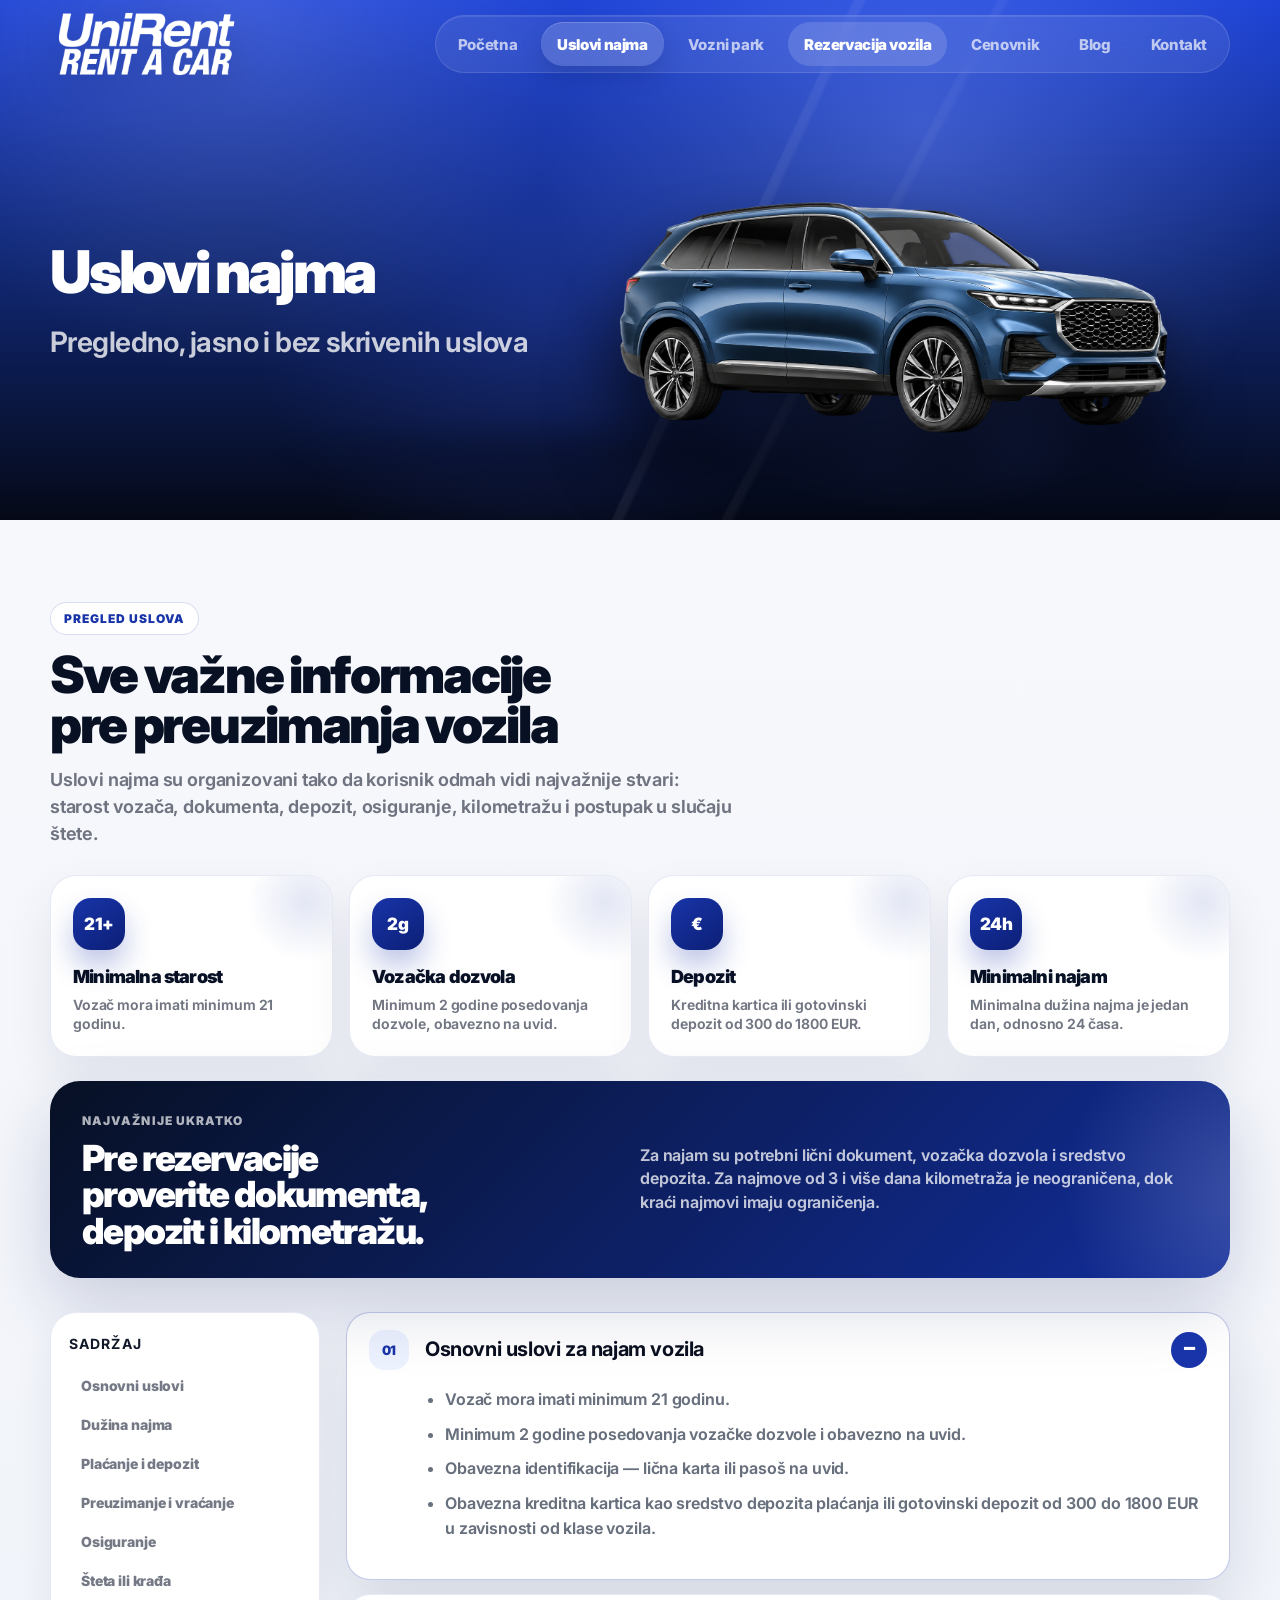
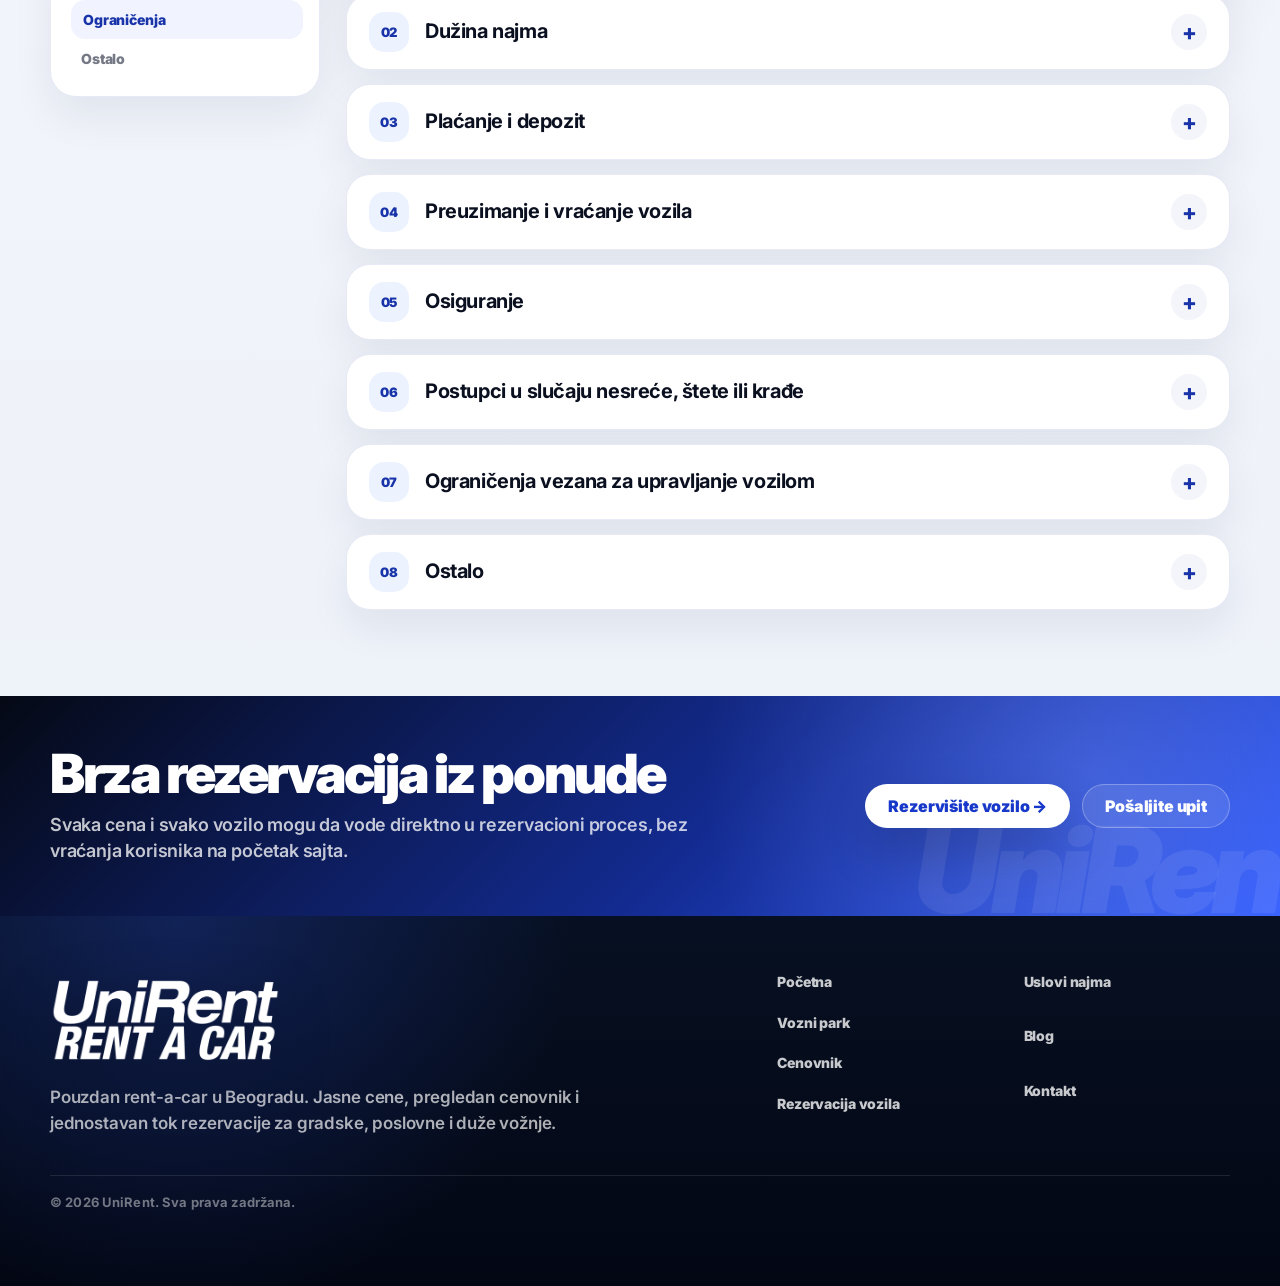
<file: uslovi-najma.html>
<!DOCTYPE html>

<html lang="sr">
<head>
<meta charset="utf-8"/>
<meta content="width=device-width, initial-scale=1.0" name="viewport"/>
<meta name="description" content="Uslovi najma UniRent vozila: starost vozača, depozit, dokumenta, kilometraža i osnovna pravila."/>
<title>UniRent — Uslovi Najma</title>
<link href="https://fonts.googleapis.com/css2?family=Inter:wght@400;500;600;700;800;900&amp;display=swap" rel="stylesheet"/><link href="css/unirent.css" rel="stylesheet"/><link href="css/pages/uslovi-najma.css" rel="stylesheet"/><link href="css/unirent-visual-v7.css" rel="stylesheet"/><link href="css/unirent-visual-v8.css" rel="stylesheet"/><link href="css/unirent-visual-v11.css" rel="stylesheet"/>
<link href="css/unirent-visual-v14.css" rel="stylesheet"/>
<link href="css/unirent-visual-v17.css" rel="stylesheet"/>
<link href="css/unirent-visual-v18.css" rel="stylesheet"/>
<link href="css/unirent-visual-v20.css" rel="stylesheet"/>
<link href="css/unirent-visual-v22.css" rel="stylesheet"/>
<link href="css/unirent-visual-v23.css" rel="stylesheet"/>
<link href="css/unirent-visual-v24.css" rel="stylesheet"/>
<link href="css/taste-final.css" rel="stylesheet"/>
</head>
<body>
<header class="hero-sub">
<div class="container">
<div data-active="uslovi" data-unirent-nav=""></div>
<div class="hero-inner">
<div class="hero-copy reveal">
<h1>Uslovi najma</h1>
<p>Pregledno, jasno i bez skrivenih uslova</p>
</div>
<div class="image-slot hero-car">
<img alt="UniRent vozilo" data-fallback="" src="assets/cars/hero/uslovi-hero-car.png"/>
<div class="placeholder"><span>Vizual u pripremi</span></div>
</div>
</div>
</div>
</header>
<main class="content terms-page-v11">
  <div class="container">
    <section class="terms-intro reveal" aria-labelledby="terms-overview-title">
      <div class="eyebrow">Pregled uslova</div>
      <h2 id="terms-overview-title">Sve važne informacije pre preuzimanja vozila</h2>
      <p>Uslovi najma su organizovani tako da korisnik odmah vidi najvažnije stvari: starost vozača, dokumenta, depozit, osiguranje, kilometražu i postupak u slučaju štete.</p>
    </section>

    <section class="terms-highlights reveal" aria-label="Najvažniji uslovi najma">
      <article class="terms-highlight-card">
        <span class="terms-icon">21+</span>
        <h3>Minimalna starost</h3>
        <p>Vozač mora imati minimum 21 godinu.</p>
      </article>
      <article class="terms-highlight-card">
        <span class="terms-icon">2g</span>
        <h3>Vozačka dozvola</h3>
        <p>Minimum 2 godine posedovanja dozvole, obavezno na uvid.</p>
      </article>
      <article class="terms-highlight-card">
        <span class="terms-icon">€</span>
        <h3>Depozit</h3>
        <p>Kreditna kartica ili gotovinski depozit od 300 do 1800 EUR.</p>
      </article>
      <article class="terms-highlight-card">
        <span class="terms-icon">24h</span>
        <h3>Minimalni najam</h3>
        <p>Minimalna dužina najma je jedan dan, odnosno 24 časa.</p>
      </article>
    </section>

    <section class="terms-brief reveal">
      <div>
        <span class="brief-label">Najvažnije ukratko</span>
        <h2>Pre rezervacije proverite dokumenta, depozit i kilometražu.</h2>
      </div>
      <p>Za najam su potrebni lični dokument, vozačka dozvola i sredstvo depozita. Za najmove od 3 i više dana kilometraža je neograničena, dok kraći najmovi imaju ograničenja.</p>
    </section>

    <div class="terms-layout">
      <aside class="terms-side reveal" aria-label="Navigacija kroz uslove">
        <strong>Sadržaj</strong>
        <a href="#osnovni-uslovi">Osnovni uslovi</a>
        <a href="#duzina-najma">Dužina najma</a>
        <a href="#placanje-depozit">Plaćanje i depozit</a>
        <a href="#preuzimanje-vracanje">Preuzimanje i vraćanje</a>
        <a href="#osiguranje">Osiguranje</a>
        <a href="#steta-kradja">Šteta ili krađa</a>
        <a href="#ogranicenja">Ograničenja</a>
        <a href="#ostalo">Ostalo</a>
      </aside>

      <section class="terms-accordion reveal" aria-label="Detaljni uslovi najma">
        <details class="term-panel" id="osnovni-uslovi" open>
          <summary><span>01</span><strong>Osnovni uslovi za najam vozila</strong></summary>
          <div class="term-body">
            <ul>
              <li>Vozač mora imati minimum 21 godinu.</li>
              <li>Minimum 2 godine posedovanja vozačke dozvole i obavezno na uvid.</li>
              <li>Obavezna identifikacija — lična karta ili pasoš na uvid.</li>
              <li>Obavezna kreditna kartica kao sredstvo depozita plaćanja ili gotovinski depozit od 300 do 1800 EUR u zavisnosti od klase vozila.</li>
            </ul>
          </div>
        </details>

        <details class="term-panel" id="duzina-najma">
          <summary><span>02</span><strong>Dužina najma</strong></summary>
          <div class="term-body">
            <ul>
              <li>Minimalna dužina najma je 1 dan, odnosno 24 časa.</li>
              <li>Vreme preuzimanja i vraćanja vozila mora biti identično.</li>
              <li>Toleriše se 60 minuta zakašnjenja kod vraćanja vozila. Nakon isteka prekoračenja zaračunava se novi, dodatni dan najma.</li>
            </ul>
          </div>
        </details>

        <details class="term-panel" id="placanje-depozit">
          <summary><span>03</span><strong>Plaćanje i depozit</strong></summary>
          <div class="term-body">
            <ul>
              <li>Najam se plaća prilikom preuzimanja vozila kreditnom karticom, gotovinom ili uplatom na račun za pravna lica.</li>
              <li>Prihvatamo Amex, Visa i Mastercard kartice.</li>
              <li>Depozit za vreme trajanja najma je obavezan i polaže se putem kreditne kartice ili gotovine.</li>
              <li>Visina depozita određuje se na osnovu klase vozila.</li>
            </ul>
          </div>
        </details>

        <details class="term-panel" id="preuzimanje-vracanje">
          <summary><span>04</span><strong>Preuzimanje i vraćanje vozila</strong></summary>
          <div class="term-body">
            <ul>
              <li>Vozilo se može preuzeti i vratiti u poslovnici na aerodromu Nikola Tesla.</li>
              <li>Moguća je dostava ili vraćanje vozila izvan poslovnice, kao što su hotel, kućna adresa ili preduzeće, uz doplatu.</li>
              <li>Vozilo se može preuzeti i vratiti i izvan radnog vremena, uz doplatu.</li>
              <li>Prilikom preuzimanja i vraćanja vozila obavezno je potpisivanje obrasca o stanju vozila.</li>
              <li>Savetujemo da sa našim službenikom dobro pregledate vozilo.</li>
            </ul>
          </div>
        </details>

        <details class="term-panel" id="osiguranje">
          <summary><span>05</span><strong>Osiguranje</strong></summary>
          <div class="term-body split-body">
            <div>
              <h3>CDW — osiguranje od štete</h3>
              <h3>TP — osiguranje od krađe</h3>
              <p>Ova osiguranja ne pokrivaju štete nastale u unutrašnjosti vozila, oštećenje guma i točkova, oštećenja donjeg trapa, slomljen ili izgubljen ključ, štete nastale sipanjem pogrešne vrste goriva i štete nanete svesno ili nepažnjom.</p>
              <p>Sva navedena oštećenja naplaćuju se u punom iznosu u trenutku vraćanja vozila.</p>
            </div>
            <div class="insurance-note">
              <strong>Važno</strong>
              <p>Osiguranje ne važi ako je prilikom krađe vozilo bilo otključano ili je ključ bio ostavljen u bravi volana. U slučaju krađe, ključ i dokumenta moraju biti kod klijenta.</p>
            </div>
            <div>
              <h3>PAI — osiguranje lica</h3>
              <p>Kupovinom ovog osiguranja, vozač i lica u vozilu osiguravaju se za slučaj smrti ili povreda nastalih u saobraćajnoj nezgodi tokom trajanja najma.</p>
              <p>Policijski zapisnik je obavezan za sve vrste osiguranja. Bez policijskog zapisnika, pun iznos štete ili krađe biće naplaćen od klijenta.</p>
            </div>
          </div>
        </details>

        <details class="term-panel" id="steta-kradja">
          <summary><span>06</span><strong>Postupci u slučaju nesreće, štete ili krađe</strong></summary>
          <div class="term-body">
            <p>Klijent je obavezan da postupi na sledeći način:</p>
            <ul>
              <li>Odmah obavestiti policiju i UniRent Rent a Car o događaju i postupiti po njihovim instrukcijama.</li>
              <li>Zapisati podatke o drugim učesnicima u nesreći ili događaju.</li>
              <li>Ispuniti izveštaj o nesreći/šteti prilikom vraćanja vozila.</li>
              <li>Napisati kratku izjavu sa opisom uzroka i okolnosti nesreće ili štete.</li>
            </ul>
          </div>
        </details>

        <details class="term-panel" id="ogranicenja">
          <summary><span>07</span><strong>Ograničenja vezana za upravljanje vozilom</strong></summary>
          <div class="term-body">
            <ul>
              <li>Zabranjeno je upravljanje vozilom pod uticajem alkohola, lekova ili droga. U ovim slučajevima osiguranje ne važi i klijentu se naplaćuje pun iznos štete ili krađe.</li>
              <li>Iznajmljenim vozilom može upravljati samo lice koje je upisano kao vozač u ugovoru o najmu vozila.</li>
              <li>Moguće je upisati 1 dodatnog vozača, uz odobrenje UniRent Rent a Car-a, prilikom preuzimanja vozila.</li>
              <li>Zabranjeno je davanje vozila na korišćenje neovlašćenim licima.</li>
            </ul>
            <div class="mileage-grid">
              <div><strong>1 dan</strong><span>do 100 km</span></div>
              <div><strong>2 dana</strong><span>do 400 km</span></div>
              <div><strong>3+ dana</strong><span>neograničeno</span></div>
            </div>
          </div>
        </details>

        <details class="term-panel" id="ostalo">
          <summary><span>08</span><strong>Ostalo</strong></summary>
          <div class="term-body">
            <p>Prilikom rezervacije vozila rezervišete jednu od grupa vozila iz naše flote. U sklopu svake grupe postoji više različitih modela.</p>
            <p>Prioritet UniRent Rent a Car-a je da klijentu obezbedi vozilo iz rezervisane grupe. UniRent Rent a Car zadržava pravo da, u slučaju da željeno vozilo nije slobodno, obezbedi vozilo iz iste grupe.</p>
          </div>
        </details>
      </section>
    </div>
  </div>
</main>
<section class="conversion-strip"><div class="container conversion-grid"><div><h2>Brza rezervacija iz ponude</h2><p>Svaka cena i svako vozilo mogu da vode direktno u rezervacioni proces, bez vraćanja korisnika na početak sajta.</p></div><div class="cta-row"><a class="cta-primary" href="rezervacija-vozila.html">Rezervišite vozilo →</a><a class="cta-secondary" href="kontakt.html">Pošaljite upit</a></div></div></section>
<div data-unirent-footer=""></div>
<script defer="" src="js/unirent.js"></script><script defer="" src="js/pages/uslovi-najma.js"></script><script src="js/unirent-v14.js"></script>
</body></html>
</file>
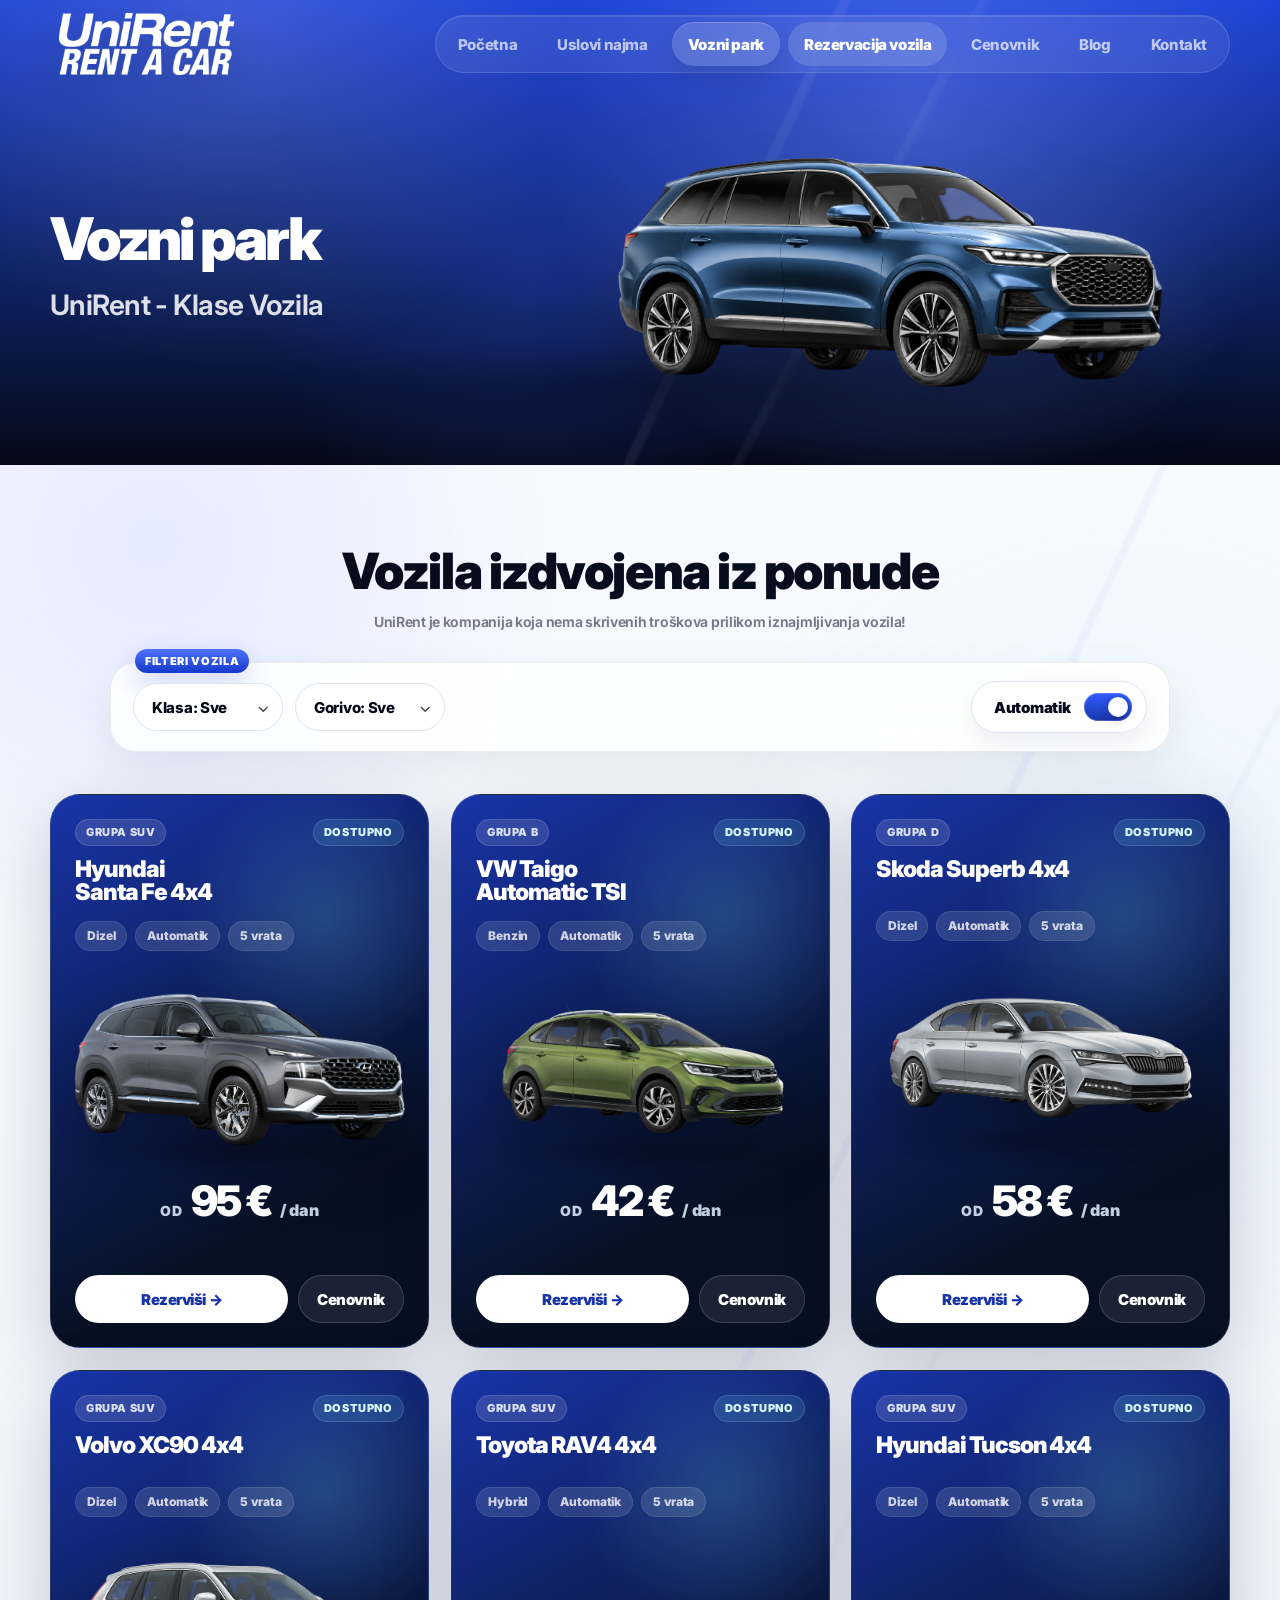
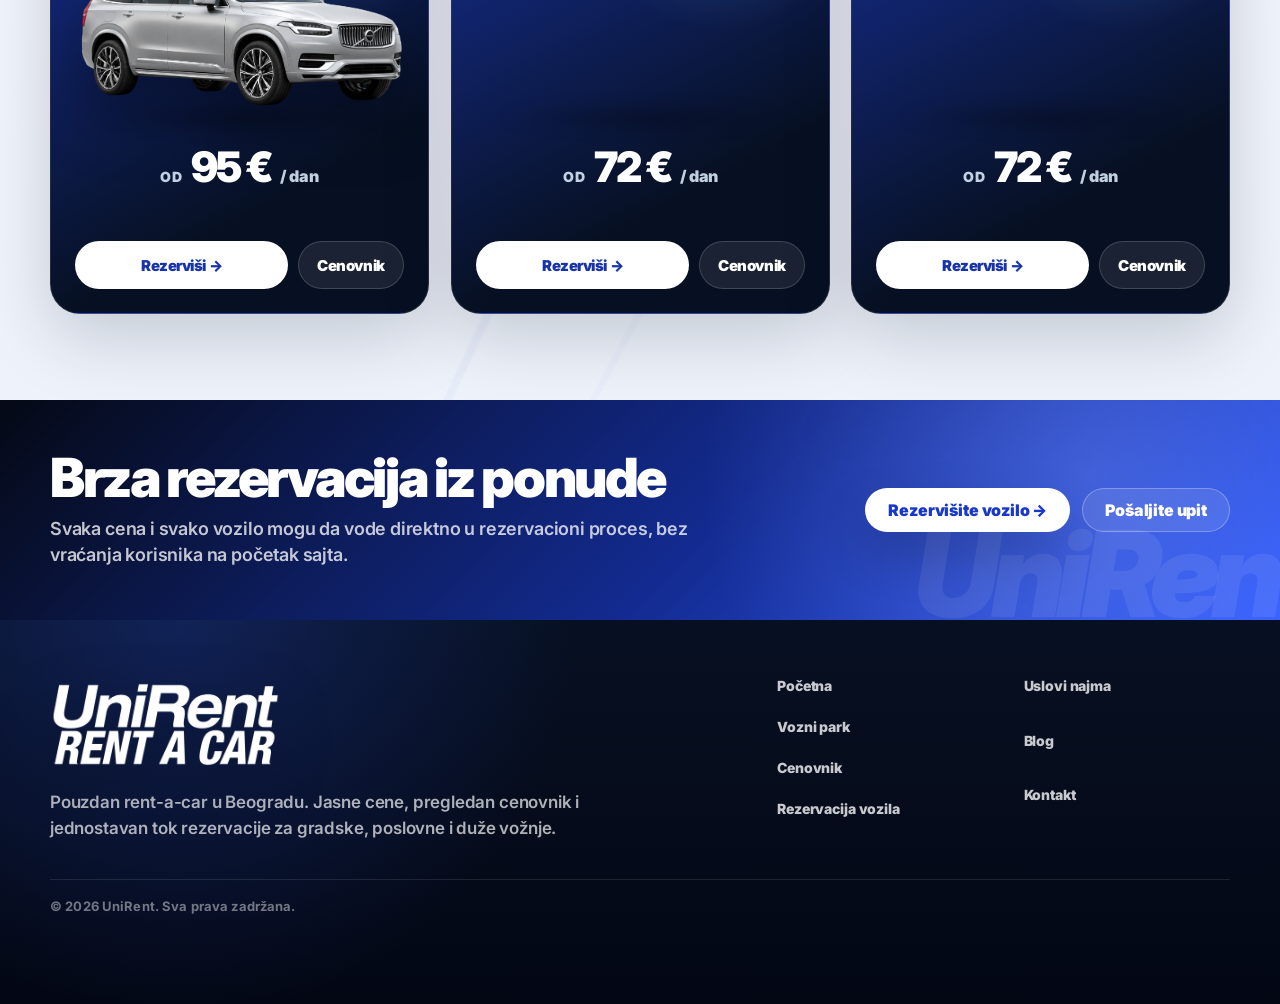
<file: vozni-park.html>
<!DOCTYPE html>

<html lang="sr">
<head>
<meta charset="utf-8"/>
<meta content="width=device-width, initial-scale=1" name="viewport"/>
<meta content="Pregled UniRent voznog parka, klasa vozila, goriva, menjača i cena po danu." name="description"/>
<title>Vozni park | UniRent</title>
<link href="https://fonts.googleapis.com/css2?family=Inter:wght@400;500;600;700;800;900&amp;display=swap" rel="stylesheet"/><link href="css/unirent.css" rel="stylesheet"/><link href="css/pages/vozni-park.css" rel="stylesheet"/><link href="css/unirent-visual-v7.css" rel="stylesheet"/><link href="css/unirent-visual-v8.css" rel="stylesheet"/>
<link href="css/unirent-visual-v14.css" rel="stylesheet"/><link href="css/unirent-visual-v16.css" rel="stylesheet"/>
<link href="css/unirent-visual-v17.css" rel="stylesheet"/>
<link href="css/unirent-visual-v18.css" rel="stylesheet"/>
<link href="css/unirent-visual-v20.css" rel="stylesheet"/>
<link href="css/unirent-visual-v22.css" rel="stylesheet"/>
<link href="css/unirent-visual-v23.css" rel="stylesheet"/>
<link href="css/unirent-visual-v24.css" rel="stylesheet"/>
<link href="css/taste-final.css" rel="stylesheet"/>
</head>
<body>
<header class="hero">
<div class="container">
<div data-active="vozni" data-unirent-nav=""></div>
<div class="hero-content">
<div class="hero-copy reveal">
<h1>Vozni park</h1>
<p>UniRent - Klase Vozila</p>
</div>
<div class="hero-cars reveal">
<div class="image-slot hero-car-slot">
<img alt="UniRent fleet hero cars" data-fallback="" src="assets/cars/hero/vozni-park-hero-cars.png"/>
<div class="placeholder hero-ph"><span>Vizual u pripremi</span></div>
</div>
</div>
</div>
</div>
</header>
<main class="fleet-section">
<div class="container">
<div class="title reveal">
<h2>Vozila izdvojena iz ponude</h2>
<p>UniRent je kompanija koja nema skrivenih troškova prilikom iznajmljivanja vozila!</p>
</div>
<div class="toolbar reveal">
<div class="filters">
<label class="select-wrap"><select class="filter" id="classFilter"><option value="all">Klasa: Sve</option><option value="B">Grupa B</option><option value="D">Grupa D</option><option value="SUV">Grupa SUV</option></select></label>
<label class="select-wrap"><select class="filter" id="fuelFilter"><option value="all">Gorivo: Sve</option><option value="Benzin">Benzin</option><option value="Dizel">Dizel</option><option value="Hybrid">Hybrid</option></select></label>
</div>
<button aria-pressed="true" class="switch" id="autoSwitch" type="button">Automatik <span class="track"></span></button>
</div>
<div class="fleet-grid" id="fleetGrid">
<article class="card car-card reveal vehicle-card-v8" data-auto="true" data-class="SUV" data-fuel="Dizel"><div class="vehicle-card-head"><div class="vehicle-title-block"><span class="vehicle-class-pill">Grupa SUV</span><h3>Hyundai Santa Fe 4x4</h3></div><span class="vehicle-stock">Dostupno</span></div>
<div class="tags"><span class="tag">Dizel</span><span class="tag">Automatik</span><span class="tag">5 vrata</span></div>
<div class="car-pic"><div class="image-slot fleet-image"><img alt="Hyundai Santa Fe 4x4" data-fallback="" src="assets/cars/fleet/hyundai-santa-fe.png"/><div class="placeholder fleet-placeholder"><span>Vizual u pripremi</span></div></div></div>
<div class="price"><span class="price-prefix">od</span><strong>95 €</strong><span class="price-suffix">/ dan</span></div>
<div class="date">Početna cena / dan</div>
<div class="vehicle-actions"><a aria-label="Rezervišite Hyundai Santa Fe 4x4" class="more vehicle-primary" href="rezervacija-podaci.html?vehicle=Hyundai+Santa+Fe+4x4&amp;group=Grupa+SUV&amp;price=95+%E2%82%AC&amp;source=fleet">Rezerviši →</a><a class="vehicle-secondary" href="cenovnik.html">Cenovnik</a></div></article>
<article class="card car-card reveal vehicle-card-v8" data-auto="true" data-class="B" data-fuel="Benzin"><div class="vehicle-card-head"><div class="vehicle-title-block"><span class="vehicle-class-pill">Grupa B</span><h3>VW Taigo Automatic TSI</h3></div><span class="vehicle-stock">Dostupno</span></div>
<div class="tags"><span class="tag">Benzin</span><span class="tag">Automatik</span><span class="tag">5 vrata</span></div>
<div class="car-pic"><div class="image-slot fleet-image"><img alt="VW Taigo Automatic TSI" data-fallback="" src="assets/cars/fleet/vw-taigo.png"/><div class="placeholder fleet-placeholder"><span>Vizual u pripremi</span></div></div></div>
<div class="price"><span class="price-prefix">od</span><strong>42 €</strong><span class="price-suffix">/ dan</span></div>
<div class="date">Početna cena / dan</div>
<div class="vehicle-actions"><a aria-label="Rezervišite VW Taigo Automatic TSI" class="more vehicle-primary" href="rezervacija-podaci.html?vehicle=VW+Taigo+Automatic+TSI&amp;group=Grupa+B&amp;price=42+%E2%82%AC&amp;source=fleet">Rezerviši →</a><a class="vehicle-secondary" href="cenovnik.html">Cenovnik</a></div></article>
<article class="card car-card reveal vehicle-card-v8" data-auto="true" data-class="D" data-fuel="Dizel"><div class="vehicle-card-head"><div class="vehicle-title-block"><span class="vehicle-class-pill">Grupa D</span><h3>Skoda Superb 4x4</h3></div><span class="vehicle-stock">Dostupno</span></div>
<div class="tags"><span class="tag">Dizel</span><span class="tag">Automatik</span><span class="tag">5 vrata</span></div>
<div class="car-pic"><div class="image-slot fleet-image"><img alt="Skoda Superb 4x4" data-fallback="" src="assets/cars/fleet/skoda-superb.png"/><div class="placeholder fleet-placeholder"><span>Vizual u pripremi</span></div></div></div>
<div class="price"><span class="price-prefix">od</span><strong>58 €</strong><span class="price-suffix">/ dan</span></div>
<div class="date">Početna cena / dan</div>
<div class="vehicle-actions"><a aria-label="Rezervišite Skoda Superb 4x4" class="more vehicle-primary" href="rezervacija-podaci.html?vehicle=Skoda+Superb+4x4&amp;group=Grupa+D&amp;price=58+%E2%82%AC&amp;source=fleet">Rezerviši →</a><a class="vehicle-secondary" href="cenovnik.html">Cenovnik</a></div></article>
<article class="card car-card reveal vehicle-card-v8" data-auto="true" data-class="SUV" data-fuel="Dizel"><div class="vehicle-card-head"><div class="vehicle-title-block"><span class="vehicle-class-pill">Grupa SUV</span><h3>Volvo XC90 4x4</h3></div><span class="vehicle-stock">Dostupno</span></div>
<div class="tags"><span class="tag">Dizel</span><span class="tag">Automatik</span><span class="tag">5 vrata</span></div>
<div class="car-pic"><div class="image-slot fleet-image"><img alt="Volvo XC90 4x4" data-fallback="" src="assets/cars/fleet/volvo-xc90.png"/><div class="placeholder fleet-placeholder"><span>Vizual u pripremi</span></div></div></div>
<div class="price"><span class="price-prefix">od</span><strong>95 €</strong><span class="price-suffix">/ dan</span></div>
<div class="date">Početna cena / dan</div>
<div class="vehicle-actions"><a aria-label="Rezervišite Volvo XC90 4x4" class="more vehicle-primary" href="rezervacija-podaci.html?vehicle=Volvo+XC90+4x4&amp;group=Grupa+SUV&amp;price=95+%E2%82%AC&amp;source=fleet">Rezerviši →</a><a class="vehicle-secondary" href="cenovnik.html">Cenovnik</a></div></article>
<article class="card car-card reveal vehicle-card-v8" data-auto="true" data-class="SUV" data-fuel="Hybrid"><div class="vehicle-card-head"><div class="vehicle-title-block"><span class="vehicle-class-pill">Grupa SUV</span><h3>Toyota RAV4 4x4</h3></div><span class="vehicle-stock">Dostupno</span></div>
<div class="tags"><span class="tag">Hybrid</span><span class="tag">Automatik</span><span class="tag">5 vrata</span></div>
<div class="car-pic"><div class="image-slot fleet-image"><img alt="Toyota RAV4 4x4" data-fallback="" src="assets/cars/fleet/toyota-rav4.png"/><div class="placeholder fleet-placeholder"><span>Vizual u pripremi</span></div></div></div>
<div class="price"><span class="price-prefix">od</span><strong>72 €</strong><span class="price-suffix">/ dan</span></div>
<div class="date">Početna cena / dan</div>
<div class="vehicle-actions"><a aria-label="Rezervišite Toyota RAV4 4x4" class="more vehicle-primary" href="rezervacija-podaci.html?vehicle=Toyota+RAV4+4x4&amp;group=Grupa+SUV&amp;price=72+%E2%82%AC&amp;source=fleet">Rezerviši →</a><a class="vehicle-secondary" href="cenovnik.html">Cenovnik</a></div></article>
<article class="card car-card reveal vehicle-card-v8" data-auto="true" data-class="SUV" data-fuel="Dizel"><div class="vehicle-card-head"><div class="vehicle-title-block"><span class="vehicle-class-pill">Grupa SUV</span><h3>Hyundai Tucson 4x4</h3></div><span class="vehicle-stock">Dostupno</span></div>
<div class="tags"><span class="tag">Dizel</span><span class="tag">Automatik</span><span class="tag">5 vrata</span></div>
<div class="car-pic"><div class="image-slot fleet-image"><img alt="Hyundai Tucson 4x4" data-fallback="" src="assets/cars/fleet/hyundai-tucson.png"/><div class="placeholder fleet-placeholder"><span>Vizual u pripremi</span></div></div></div>
<div class="price"><span class="price-prefix">od</span><strong>72 €</strong><span class="price-suffix">/ dan</span></div>
<div class="date">Početna cena / dan</div>
<div class="vehicle-actions"><a aria-label="Rezervišite Hyundai Tucson 4x4" class="more vehicle-primary" href="rezervacija-podaci.html?vehicle=Hyundai+Tucson+4x4&amp;group=Grupa+SUV&amp;price=72+%E2%82%AC&amp;source=fleet">Rezerviši →</a><a class="vehicle-secondary" href="cenovnik.html">Cenovnik</a></div></article>
<div class="empty" id="emptyState">Nema vozila za izabrane filtere.</div>
</div>
</div>
</main>
<section class="conversion-strip"><div class="container conversion-grid"><div><h2>Brza rezervacija iz ponude</h2><p>Svaka cena i svako vozilo mogu da vode direktno u rezervacioni proces, bez vraćanja korisnika na početak sajta.</p></div><div class="cta-row"><a class="cta-primary" href="rezervacija-vozila.html">Rezervišite vozilo →</a><a class="cta-secondary" href="kontakt.html">Pošaljite upit</a></div></div></section>
<div data-unirent-footer=""></div>
<script defer="" src="js/unirent.js"></script><script defer="" src="js/pages/vozni-park.js"></script><script src="js/unirent-v14.js"></script>
</body>
</html>
</file>
<file: css/unirent.css>
/* UniRent shared stylesheet (v6)
   Consolidated from previous v1-v5 cleanup layers so pages only load one shared CSS file. */


/* === unirent-fixes.css === */

/* UniRent v1 cleanup layer: mobile nav, accessibility, production placeholders, consistency polish */
:root{--brand-blue:#1834a8;--brand-blue-2:#203bb6;--brand-deep:#070b1c;--brand-line:#dfe2eb;--brand-text:#11131b;--brand-radius:14px}
html{scroll-behavior:smooth}
button,a,input,select{font-family:'Inter Tight',Arial,sans-serif}
a:focus-visible,button:focus-visible,input:focus-visible,select:focus-visible{outline:3px solid rgba(255,255,255,.92);outline-offset:3px}
main a:focus-visible,.content a:focus-visible,.fleet-section a:focus-visible{outline-color:var(--brand-blue)}
.sr-only{position:absolute!important;width:1px!important;height:1px!important;padding:0!important;margin:-1px!important;overflow:hidden!important;clip:rect(0,0,0,0)!important;white-space:nowrap!important;border:0!important}
.logo{letter-spacing:-.9px}.logo::first-letter{letter-spacing:-1.4px}
.navlinks a[aria-current="page"],.navlinks a.active{color:#fff!important;font-weight:900!important}
.menu{display:none;min-width:62px;text-align:center;cursor:pointer;border:0;background:rgba(255,255,255,.12);color:#fff;border-radius:10px;padding:10px 12px;font-weight:800}
@media(max-width:1000px){
  .menu{display:block!important}
  .nav{position:relative}.navlinks{position:absolute!important;left:0;right:0;top:calc(100% + 10px);display:none!important;flex-direction:column!important;align-items:stretch!important;gap:4px!important;padding:14px!important;background:rgba(7,11,28,.98)!important;border:1px solid rgba(255,255,255,.12)!important;border-radius:18px!important;box-shadow:0 22px 70px rgba(0,0,0,.32)!important;z-index:999!important;backdrop-filter:blur(14px)}
  .navlinks.is-open{display:flex!important}.navlinks a{font-size:15px!important;padding:13px 14px!important;border-radius:12px!important;color:rgba(255,255,255,.78)!important}.navlinks a:hover,.navlinks a.active{background:rgba(255,255,255,.08);color:#fff!important}
}
.placeholder,.slot{border-style:solid!important;border-color:rgba(255,255,255,.22)!important;background:linear-gradient(135deg,rgba(255,255,255,.14),rgba(255,255,255,.04))!important;text-transform:none!important;letter-spacing:0!important}.placeholder span,.slot{font-size:0!important}.placeholder span::after{content:'Vizual u pripremi';font-size:12px;line-height:1.2;font-weight:800;letter-spacing:.02em}.fleet-placeholder span::after,.slot::after{content:'Slika vozila';font-size:12px;line-height:1.2;font-weight:800}.blog-placeholder span::after{content:'Blog vizual';font-size:12px;line-height:1.2;font-weight:800}.hero-placeholder span::after,.hero-ph span::after,.why-placeholder span::after{content:'UniRent vozilo';font-size:13px;line-height:1.2;font-weight:800}
.footer[id="kontakt"]{scroll-margin-top:90px}.footer p{max-width:470px}.copy,.copyright{letter-spacing:.01em}.foot-links a:hover{color:#fff!important}
.price{letter-spacing:-.3px}.more,.card-btn,.btn,.reserve-hero{font-weight:800!important}.more:hover,.card-btn:hover,.btn:hover,.reserve-hero:hover{box-shadow:0 10px 26px rgba(24,52,168,.25)}
.table-wrap{scrollbar-width:thin}.table-wrap::after{content:'Skrolujte tabelu horizontalno za sve cene';display:none;font-size:12px;color:#777;margin-top:8px}@media(max-width:720px){.table-wrap::after{display:block}}
@media(prefers-reduced-motion:reduce){*,*::before,*::after{animation-duration:.001ms!important;animation-iteration-count:1!important;transition-duration:.001ms!important;scroll-behavior:auto!important}}


/* === unirent-v2.css === */

/* UniRent v2 visual/client-readiness layer: premium hierarchy, consistent cards/forms, improved responsive polish */
:root{
  --ur-blue:#1834a8;
  --ur-blue-2:#2347d5;
  --ur-ink:#060918;
  --ur-surface:#f5f6fa;
  --ur-card:#ffffff;
  --ur-line:rgba(12,20,44,.10);
  --ur-muted:#717582;
  --ur-radius:24px;
  --ur-shadow:0 22px 70px rgba(8,13,35,.13);
  --ur-shadow-soft:0 12px 36px rgba(8,13,35,.08);
}
body{background:var(--ur-surface)!important;color:#11131b!important;-webkit-font-smoothing:antialiased;text-rendering:optimizeLegibility}
.container{width:min(100% - 72px,1180px)!important}
.logo{font-size:clamp(24px,2vw,30px)!important;position:relative;display:inline-flex;align-items:baseline;gap:9px}.logo::after{content:'rent-a-car';font-size:10px;font-style:normal;font-weight:800;letter-spacing:.08em;text-transform:uppercase;color:rgba(255,255,255,.50)}
.nav,.topbar .nav{height:78px!important}.navlinks{gap:10px!important;align-items:center}.navlinks a{font-size:12px!important;font-weight:800!important;padding:10px 12px!important;border-radius:999px;color:rgba(255,255,255,.70)!important}.navlinks a:hover,.navlinks a.active,.navlinks a[aria-current="page"]{background:rgba(255,255,255,.10)!important;color:#fff!important}.menu{border-radius:999px!important;padding:11px 16px!important;background:rgba(255,255,255,.14)!important;border:1px solid rgba(255,255,255,.18)!important}
.hero,.hero-sub{background:radial-gradient(circle at 64% 32%,rgba(88,126,255,.42),transparent 26%),radial-gradient(circle at 12% 12%,rgba(255,255,255,.10),transparent 22%),linear-gradient(180deg,#1939ba 0%,#07164b 58%,#030714 100%)!important}.hero::before,.hero-sub::before{opacity:.85}.hero::after,.hero-sub::after{pointer-events:none}
/* Homepage booking */
.booking{border-radius:28px!important;box-shadow:var(--ur-shadow)!important;border:1px solid rgba(255,255,255,.70)!important;background:linear-gradient(180deg,#fff,#f7f8fc)!important;position:relative;overflow:hidden!important}.booking::before{content:'';position:absolute;inset:0 0 auto;height:5px;background:linear-gradient(90deg,var(--ur-blue),#5f7cff);pointer-events:none}.tabs{background:#eef0f6;border-radius:999px;padding:5px;width:max-content}.tab{height:42px;padding:0 22px!important;border-radius:999px!important;background:transparent!important;color:#596070!important}.tab.active{background:#fff!important;color:var(--ur-blue)!important;box-shadow:0 8px 24px rgba(8,13,35,.10)!important}.field-wrap label,.corp,.field label{color:#111827!important;font-size:11px!important;letter-spacing:.06em;text-transform:uppercase}.field,.fake-input{border-radius:14px!important;border:1px solid var(--ur-line)!important;background:#fff!important;box-shadow:0 1px 0 rgba(255,255,255,.9),inset 0 0 0 1px rgba(255,255,255,.5)!important}.field:hover,.fake-input:hover{border-color:rgba(24,52,168,.32)!important}.field input,.field select,.fake-input input,.fake-input select{font-weight:800!important}.return-loc{color:var(--ur-blue)!important;font-weight:800}.btn,.reserve-hero,.more,.card-btn{border-radius:12px!important;background:linear-gradient(180deg,var(--ur-blue-2),var(--ur-blue))!important;box-shadow:0 14px 30px rgba(24,52,168,.20)!important}.btn:hover,.reserve-hero:hover,.more:hover,.card-btn:hover{transform:translateY(-2px)!important;box-shadow:0 18px 38px rgba(24,52,168,.28)!important}
.hero-stage{height:450px!important}.hero-image{height:340px!important;bottom:-4px!important}.hero-image img,.hero-car img,.hero-car,.hero-car-slot img,.feature-image img{filter:drop-shadow(0 38px 34px rgba(0,0,0,.32))!important}.hero-badge{border-radius:22px!important;background:rgba(255,255,255,.12)!important;border:1px solid rgba(255,255,255,.18)!important;box-shadow:0 18px 48px rgba(0,0,0,.18)!important}.hero-badge h3{font-size:22px!important}.hero-badge p{line-height:1.45}.hero-badge .icon{width:46px;height:46px;border-radius:15px;display:grid;place-items:center;background:rgba(255,255,255,.14);font-size:22px!important;margin-bottom:18px!important}
.section,.blog,.fleet,.fleet-section,.content{padding-top:82px!important;padding-bottom:86px!important}.title{max-width:780px;margin-inline:auto!important}.title h2,.section-head h2{font-size:clamp(31px,3.4vw,46px)!important;letter-spacing:-1.4px!important}.title p,.section-head p{line-height:1.55;color:var(--ur-muted)!important}
.why-wrap{min-height:430px!important}.why-grid{gap:22px!important}.info-card{border-radius:var(--ur-radius)!important;background:linear-gradient(145deg,#2044cc 0%,#0a1230 95%)!important;padding:32px!important;box-shadow:var(--ur-shadow-soft)!important;position:relative;overflow:hidden}.info-card::after{content:'';position:absolute;right:-70px;top:-70px;width:160px;height:160px;border-radius:50%;background:rgba(255,255,255,.08)}.info-card .mini-icon{width:48px;height:48px;border-radius:16px;background:rgba(255,255,255,.14);display:grid;place-items:center;margin-bottom:22px!important}.info-card p,.info-card li{font-size:15px!important;line-height:1.55!important}.feature-image{right:-24px!important;width:47%!important;height:330px!important}
/* Fleet and blog cards */
.fleet,.fleet-section{background:linear-gradient(180deg,#f7f8fb 0%,#edf0f6 100%)!important}.filters,.toolbar{margin-bottom:36px!important}.filter-select,.filter,.pill-select select,.select,.search{height:46px!important;border:1px solid var(--ur-line)!important;border-radius:999px!important;background:#fff!important;box-shadow:0 8px 24px rgba(8,13,35,.05)!important}.switch,.toggle{height:46px!important;border:1px solid var(--ur-line)!important;box-shadow:0 8px 24px rgba(8,13,35,.05)!important;font-weight:900!important}.fleet-grid,.blog-grid,.cards{gap:26px!important}.car-card,.card{border-radius:26px!important;padding:24px!important;min-height:420px!important;background:radial-gradient(circle at 70% 18%,rgba(92,124,255,.26),transparent 28%),linear-gradient(150deg,#1839bd 0%,#071022 74%)!important;border:1px solid rgba(255,255,255,.12)!important;box-shadow:0 18px 48px rgba(7,12,35,.16)!important}.car-card h3,.card h3,.car-title{font-size:18px!important;letter-spacing:-.2px}.car-card small,.class,.car-class{color:rgba(255,255,255,.64)!important}.tag{background:rgba(255,255,255,.13)!important;border:1px solid rgba(255,255,255,.10)!important;color:rgba(255,255,255,.82)!important}.car-pic,.car-img-zone{height:180px!important;margin:16px 0 18px!important;border-radius:22px!important;background:linear-gradient(180deg,rgba(255,255,255,.07),rgba(255,255,255,.02))}.fleet-image{height:178px!important}.price,.price strong{font-size:32px!important;letter-spacing:-.8px}.blog-card{border-radius:26px!important;background:#fff!important;color:#111827!important;box-shadow:var(--ur-shadow-soft)!important;border:1px solid var(--ur-line)!important;overflow:hidden!important}.blog-body{padding:24px!important}.blog-body h3{font-size:24px!important;color:#111827!important;letter-spacing:-.6px}.blog-body p{color:var(--ur-muted)!important;line-height:1.55!important}.blog-card .more{width:auto!important;min-width:142px!important;color:#fff!important}.blog-image{height:205px!important}
/* Subpages */
.topbar{background:linear-gradient(180deg,#1834a8,#0d2378)!important;box-shadow:0 1px 0 rgba(255,255,255,.08) inset}.hero-content,.hero-copy{position:relative;z-index:3}.hero h1,.hero-copy h1{font-size:clamp(40px,4.6vw,64px)!important;letter-spacing:-2px!important}.hero p,.hero-copy p{font-size:clamp(20px,2.2vw,29px)!important;line-height:1.22!important}.reservation-box{background:rgba(255,255,255,.10);border:1px solid rgba(255,255,255,.16);border-radius:24px;padding:18px;backdrop-filter:blur(16px)}.reservation-box .field label{color:#fff!important}.reservation-box .fake-input{background:rgba(255,255,255,.09)!important;border-color:rgba(255,255,255,.22)!important;color:#fff!important}.reservation-box input,.reservation-box select{color:#fff!important}.reservation-box option{color:#111!important}.selected-panel{border-radius:24px!important;box-shadow:0 22px 80px rgba(7,12,35,.18)!important}.section-head{max-width:720px;margin-inline:auto!important}.hero-car-wrap{right:-40px!important}
.content{background:#fff}.terms section{background:#fff;border:1px solid var(--ur-line);border-radius:24px;padding:28px 30px!important;box-shadow:var(--ur-shadow-soft);margin-bottom:22px!important}.terms h2,.terms h3{letter-spacing:-.5px!important}.terms li,.terms p{line-height:1.62!important;color:#69707f!important}.terms ul{padding-left:20px!important}.terms li+li{margin-top:8px}.hero-sub .hero-car{right:0!important}
main{background:#fff}.intro{background:linear-gradient(180deg,#fff,#f8f9fc);border:1px solid var(--ur-line);border-radius:28px;padding:30px!important;box-shadow:var(--ur-shadow-soft);align-items:center!important}.intro h1{font-size:clamp(32px,3.6vw,50px)!important}.date-pill{box-shadow:0 14px 32px rgba(24,52,168,.20)!important}.period-title{font-size:28px!important;margin-top:12px}.table-card{border-radius:26px!important;box-shadow:var(--ur-shadow-soft);border:1px solid var(--ur-line);padding:10px;background:#fff!important}.table-wrap{border-radius:20px;overflow:auto!important}thead th{background:#1733a6!important;padding-top:18px!important;padding-bottom:18px!important}thead th:first-child{border-radius:16px 0 0 16px!important}thead th:last-child{border-radius:0 16px 16px 0!important}tbody td{font-size:14px!important}.note{border-radius:22px!important;background:#fff!important;box-shadow:var(--ur-shadow-soft)!important;border:1px solid var(--ur-line)!important}.note strong{font-size:17px!important}.note p{color:#687080!important}
.footer{background:radial-gradient(circle at 15% 0,rgba(35,71,213,.24),transparent 28%),linear-gradient(180deg,#080d22,#040612)!important}.footer-grid{gap:110px!important}.footer h3{font-size:30px!important}.footer p{font-size:14px!important;line-height:1.65!important}.foot-links a{font-weight:700}.watermark{opacity:.9}
@media(max-width:1000px){.container{width:min(100% - 36px,1180px)!important}.logo::after{display:none}.navlinks{top:calc(100% + 8px)!important}.booking{margin-top:0!important}.hero-stage{height:330px!important}.hero-image{height:260px!important}.feature-image{width:100%!important;right:auto!important}.why-wrap{min-height:auto!important}.reservation-box{grid-template-columns:1fr!important}.hero-car-wrap{right:50%!important}.intro{display:block!important}.tools{margin-top:22px!important}}
@media(max-width:640px){.container{width:min(100% - 28px,1180px)!important}.section,.blog,.fleet,.fleet-section,.content{padding-top:54px!important;padding-bottom:58px!important}.booking{border-radius:22px!important;padding:22px 18px!important}.tabs{width:100%;display:grid;grid-template-columns:1fr 1fr}.tab{width:100%;padding:0 12px!important}.hero-stage{height:300px!important}.hero-image{width:100%!important;height:230px!important}.car-card,.card{min-height:390px!important;padding:20px!important}.blog-image{height:178px!important}.intro{padding:22px!important}.terms section{padding:22px!important}.footer-grid,.foot-links{grid-template-columns:1fr!important;gap:28px!important}.watermark{font-size:24vw!important}}


/* === unirent-v3.css === */

/* --- UniRent v3: reservation form + price-list booking pass --- */
:root{--ur-blue:#1834a8;--ur-blue-2:#2848d8;--ur-deep:#060b1c;--ur-line:#e1e4ec}

/* Reservation page: keep fields glassy on dark hero, not solid white */
body .hero .reservation-box,
body .reservation-box{
  background:rgba(255,255,255,.085)!important;
  border:1px solid rgba(255,255,255,.20)!important;
  box-shadow:0 22px 60px rgba(0,0,0,.16), inset 0 1px 0 rgba(255,255,255,.10)!important;
}
body .hero .reservation-box .field label,
body .reservation-box .field label{
  color:rgba(255,255,255,.86)!important;
  text-shadow:0 1px 0 rgba(0,0,0,.10)!important;
}
body .hero .reservation-box .fake-input,
body .reservation-box .fake-input{
  background:linear-gradient(180deg,rgba(255,255,255,.14),rgba(255,255,255,.055))!important;
  border:1px solid rgba(255,255,255,.32)!important;
  color:#fff!important;
  box-shadow:inset 0 1px 0 rgba(255,255,255,.14),0 10px 26px rgba(0,0,0,.10)!important;
  backdrop-filter:blur(10px)!important;
}
body .hero .reservation-box .fake-input:hover,
body .reservation-box .fake-input:hover,
body .hero .reservation-box .fake-input:focus-within,
body .reservation-box .fake-input:focus-within{
  background:linear-gradient(180deg,rgba(255,255,255,.18),rgba(255,255,255,.075))!important;
  border-color:rgba(255,255,255,.58)!important;
}
body .hero .reservation-box .fake-input svg,
body .reservation-box .fake-input svg{
  color:rgba(255,255,255,.82)!important;
  opacity:1!important;
}
body .hero .reservation-box .fake-input input,
body .hero .reservation-box .fake-input select,
body .reservation-box .fake-input input,
body .reservation-box .fake-input select{
  background:transparent!important;
  color:#fff!important;
  -webkit-text-fill-color:#fff!important;
  color-scheme:dark!important;
  border:0!important;
  box-shadow:none!important;
}
body .reservation-box .fake-input input::placeholder{color:rgba(255,255,255,.62)!important;-webkit-text-fill-color:rgba(255,255,255,.62)!important}
body .reservation-box .fake-input input::-webkit-datetime-edit,
body .reservation-box .fake-input input::-webkit-datetime-edit-fields-wrapper,
body .reservation-box .fake-input input::-webkit-datetime-edit-text,
body .reservation-box .fake-input input::-webkit-datetime-edit-month-field,
body .reservation-box .fake-input input::-webkit-datetime-edit-day-field,
body .reservation-box .fake-input input::-webkit-datetime-edit-year-field,
body .reservation-box .fake-input input::-webkit-datetime-edit-hour-field,
body .reservation-box .fake-input input::-webkit-datetime-edit-minute-field,
body .reservation-box .fake-input input::-webkit-datetime-edit-ampm-field{
  color:#fff!important;
  -webkit-text-fill-color:#fff!important;
}
body .reservation-box .fake-input select option{color:#111827!important;background:#fff!important;-webkit-text-fill-color:#111827!important}

/* Price list reservation buttons */
.price-action-head,
.price-action-cell{width:150px;text-align:right!important;white-space:nowrap!important}
.price-reserve-link{
  display:inline-flex;
  align-items:center;
  justify-content:center;
  gap:7px;
  min-height:38px;
  padding:0 16px;
  border-radius:999px;
  background:linear-gradient(180deg,var(--ur-blue-2),var(--ur-blue));
  color:#fff!important;
  font-size:13px;
  font-weight:900;
  letter-spacing:-.01em;
  box-shadow:0 12px 24px rgba(24,52,168,.20);
  transition:transform .18s ease,box-shadow .18s ease,background .18s ease;
}
.price-reserve-link:hover{transform:translateY(-2px);box-shadow:0 16px 32px rgba(24,52,168,.28)}
.price-reserve-link:focus-visible{outline:3px solid rgba(24,52,168,.22);outline-offset:3px}
#priceTable,#priceTable2{min-width:1040px!important}
#priceTable th:nth-last-child(2),#priceTable td:nth-last-child(2),
#priceTable2 th:nth-last-child(2),#priceTable2 td:nth-last-child(2){text-align:right!important}
#priceTable td:nth-child(2),#priceTable2 td:nth-child(2){min-width:250px}

/* Make selected reservation feedback feel like a deliberate booking step */
.selected-panel.from-price-list{
  border-color:rgba(24,52,168,.20)!important;
  box-shadow:0 24px 80px rgba(24,52,168,.20)!important;
}
.selected-panel.from-price-list strong::before{content:'✓ ';color:var(--ur-blue)}

@media(max-width:640px){
  body .reservation-box{padding:14px!important;border-radius:20px!important}
  .price-action-head,.price-action-cell{width:132px}
  .price-reserve-link{min-height:36px;padding:0 14px;font-size:12px}
}


/* === unirent-v4.css === */

/* --- UniRent v4: reservation form legibility fix --- */
/* The reservation hero intentionally uses a dark/glass form treatment so labels,
   icons and input values remain readable on the blue gradient background. */
body .hero .reservation-box{
  background:linear-gradient(180deg,rgba(12,22,64,.58),rgba(5,10,32,.42))!important;
  border:1px solid rgba(255,255,255,.20)!important;
  box-shadow:0 24px 70px rgba(0,0,0,.20), inset 0 1px 0 rgba(255,255,255,.12)!important;
  backdrop-filter:blur(18px)!important;
}
body .hero .reservation-box .field{
  display:flex!important;
  flex-direction:column!important;
  gap:8px!important;
  min-width:0!important;
}
body .hero .reservation-box .field label{
  position:relative!important;
  z-index:3!important;
  margin:0!important;
  color:rgba(255,255,255,.96)!important;
  -webkit-text-fill-color:rgba(255,255,255,.96)!important;
  text-shadow:0 2px 8px rgba(0,0,0,.40)!important;
  font-size:11px!important;
  line-height:1.1!important;
  letter-spacing:.075em!important;
  text-transform:uppercase!important;
  padding-left:2px!important;
}
body .hero .reservation-box .fake-input{
  height:60px!important;
  border-radius:16px!important;
  background:linear-gradient(180deg,rgba(8,17,55,.88),rgba(4,9,31,.76))!important;
  border:1px solid rgba(255,255,255,.30)!important;
  color:#fff!important;
  overflow:hidden!important;
  box-shadow:inset 0 1px 0 rgba(255,255,255,.14),0 12px 28px rgba(0,0,0,.16)!important;
}
body .hero .reservation-box .fake-input:hover,
body .hero .reservation-box .fake-input:focus-within{
  background:linear-gradient(180deg,rgba(14,28,78,.94),rgba(7,14,41,.82))!important;
  border-color:rgba(255,255,255,.56)!important;
  box-shadow:inset 0 1px 0 rgba(255,255,255,.18),0 16px 34px rgba(0,0,0,.20),0 0 0 4px rgba(255,255,255,.06)!important;
}
body .hero .reservation-box .fake-input svg{
  color:rgba(255,255,255,.86)!important;
  opacity:1!important;
}
body .hero .reservation-box .fake-input input,
body .hero .reservation-box .fake-input select{
  appearance:none!important;
  -webkit-appearance:none!important;
  background:transparent!important;
  background-color:transparent!important;
  background-image:none!important;
  border:0!important;
  box-shadow:none!important;
  color:#fff!important;
  -webkit-text-fill-color:#fff!important;
  caret-color:#fff!important;
  opacity:1!important;
  font-weight:800!important;
  color-scheme:dark!important;
}
body .hero .reservation-box .fake-input input::placeholder{
  color:rgba(255,255,255,.62)!important;
  -webkit-text-fill-color:rgba(255,255,255,.62)!important;
}
body .hero .reservation-box .fake-input input::-webkit-datetime-edit,
body .hero .reservation-box .fake-input input::-webkit-datetime-edit-fields-wrapper,
body .hero .reservation-box .fake-input input::-webkit-datetime-edit-text,
body .hero .reservation-box .fake-input input::-webkit-datetime-edit-month-field,
body .hero .reservation-box .fake-input input::-webkit-datetime-edit-day-field,
body .hero .reservation-box .fake-input input::-webkit-datetime-edit-year-field,
body .hero .reservation-box .fake-input input::-webkit-datetime-edit-hour-field,
body .hero .reservation-box .fake-input input::-webkit-datetime-edit-minute-field,
body .hero .reservation-box .fake-input input::-webkit-datetime-edit-ampm-field{
  color:#fff!important;
  -webkit-text-fill-color:#fff!important;
  opacity:1!important;
}
body .hero .reservation-box .fake-input select option{
  color:#111827!important;
  -webkit-text-fill-color:#111827!important;
  background:#fff!important;
}
body .hero .reservation-box .fake-input input:-webkit-autofill,
body .hero .reservation-box .fake-input input:-webkit-autofill:hover,
body .hero .reservation-box .fake-input input:-webkit-autofill:focus{
  -webkit-text-fill-color:#fff!important;
  transition:background-color 9999s ease-out!important;
  box-shadow:0 0 0 1000px rgba(8,17,55,.90) inset!important;
}
@media(max-width:640px){
  body .hero .reservation-box .fake-input{height:58px!important;border-radius:15px!important}
  body .hero .reservation-box .field label{font-size:10px!important}
}


/* === unirent-v5.css === */

/* --- UniRent v5: brand/content/conversion pass --- */
:root{
  --ur-brand-blue:#1834a8;
  --ur-brand-blue-2:#3153ee;
  --ur-ink:#0d111c;
  --ur-soft:#f5f7fb;
  --ur-card:#ffffff;
  --ur-border:#e2e6ef;
  --ur-muted:#747887;
  --ur-radius:24px;
}

/* A clearer rent-a-car conversion layer */
.navlinks a[href="rezervacija-vozila.html"]{
  color:#fff!important;
  font-weight:900!important;
  position:relative;
}
.navlinks a[href="rezervacija-vozila.html"]::after{
  content:"";
  position:absolute;
  left:0;right:0;bottom:-8px;height:2px;
  background:rgba(255,255,255,.72);
  border-radius:99px;
  transform:scaleX(.72);
  transform-origin:center;
}
.logo::first-letter{letter-spacing:-.08em}

.trust-band{
  background:linear-gradient(180deg,#fff 0%,#f7f8fc 100%);
  border-bottom:1px solid rgba(13,17,28,.06);
  padding:22px 0;
}
.trust-grid{
  display:grid;
  grid-template-columns:repeat(4,1fr);
  gap:14px;
}
.trust-item{
  display:flex;
  align-items:flex-start;
  gap:12px;
  background:#fff;
  border:1px solid var(--ur-border);
  border-radius:18px;
  padding:18px 18px;
  box-shadow:0 12px 34px rgba(8,12,30,.05);
}
.trust-icon{
  width:36px;height:36px;flex:0 0 36px;
  border-radius:12px;
  display:grid;place-items:center;
  background:linear-gradient(180deg,var(--ur-brand-blue-2),var(--ur-brand-blue));
  color:#fff;font-weight:900;
  box-shadow:0 10px 24px rgba(24,52,168,.24);
}
.trust-item strong{display:block;font-size:15px;line-height:1.1;margin-bottom:5px;color:var(--ur-ink)}
.trust-item span{display:block;font-size:13px;line-height:1.35;color:var(--ur-muted);font-weight:650}

.section-kicker{
  display:inline-flex;
  align-items:center;
  gap:8px;
  margin-bottom:14px;
  padding:8px 12px;
  border-radius:999px;
  background:rgba(24,52,168,.08);
  color:var(--ur-brand-blue);
  font-weight:900;
  font-size:12px;
  letter-spacing:.08em;
  text-transform:uppercase;
}
.section-kicker::before{content:"";width:8px;height:8px;background:var(--ur-brand-blue);border-radius:99px}

.conversion-strip{
  margin:0 0 18px;
  padding:52px 0;
  background:linear-gradient(135deg,#08112f 0%,#1834a8 62%,#3153ee 100%);
  color:#fff;
  overflow:hidden;
  position:relative;
}
.conversion-strip::after{
  content:"UniRent";
  position:absolute;right:-3vw;bottom:-26px;
  font-weight:900;font-style:italic;
  font-size:min(120px,15vw);
  letter-spacing:-.07em;
  color:rgba(255,255,255,.08);
}
.conversion-grid{
  position:relative;z-index:1;
  display:grid;
  grid-template-columns:1.25fr auto;
  gap:28px;
  align-items:center;
}
.conversion-strip h2{font-size:clamp(30px,4.8vw,54px);line-height:.96;letter-spacing:-.05em;margin:0 0 12px;font-weight:950}
.conversion-strip p{max-width:660px;font-size:18px;line-height:1.45;color:rgba(255,255,255,.76);font-weight:600}
.cta-row{display:flex;gap:12px;flex-wrap:wrap;align-items:center}
.cta-primary,.cta-secondary,.blog-more{
  display:inline-flex;align-items:center;justify-content:center;gap:8px;
  min-height:48px;padding:0 22px;border-radius:999px;
  font-weight:900;letter-spacing:-.01em;
  transition:transform .18s ease,box-shadow .18s ease,background .18s ease,border-color .18s ease;
}
.cta-primary{background:#fff;color:var(--ur-brand-blue)!important;box-shadow:0 18px 38px rgba(0,0,0,.18)}
.cta-secondary{color:#fff!important;border:1px solid rgba(255,255,255,.36);background:rgba(255,255,255,.08)}
.cta-primary:hover,.cta-secondary:hover,.blog-more:hover{transform:translateY(-2px)}

/* Blog and contact pages */
.page-hero-lite{
  background:linear-gradient(180deg,#1834a8 0%,#08112f 100%);
  color:#fff;
  padding:96px 0 74px;
  position:relative;
  overflow:hidden;
}
.page-hero-lite::before{
  content:"";position:absolute;inset:0;
  background:radial-gradient(circle at 72% 24%,rgba(100,130,255,.34),transparent 30%),radial-gradient(circle at 0 0,rgba(255,255,255,.10),transparent 28%);
}
.page-hero-lite .container{position:relative;z-index:1}
.page-hero-lite h1{font-size:clamp(44px,7vw,84px);line-height:.92;letter-spacing:-.06em;font-weight:950;margin-bottom:18px;max-width:780px}
.page-hero-lite p{font-size:clamp(18px,2vw,24px);line-height:1.36;color:rgba(255,255,255,.76);max-width:720px;font-weight:650}
.page-content{background:#f6f7fb;padding:54px 0 70px}
.article-grid{display:grid;grid-template-columns:repeat(3,1fr);gap:22px}
.article-card,.contact-card,.form-card,.faq-card{
  background:#fff;border:1px solid var(--ur-border);border-radius:var(--ur-radius);
  box-shadow:0 18px 52px rgba(8,12,30,.07);
}
.article-card{overflow:hidden;display:flex;flex-direction:column;min-height:100%}
.article-card img{width:100%;height:210px;object-fit:cover;display:block;background:#111827}
.article-body{padding:22px 22px 24px;display:flex;flex-direction:column;gap:12px;flex:1}
.article-body small{font-size:12px;color:var(--ur-brand-blue);font-weight:900;text-transform:uppercase;letter-spacing:.08em}
.article-body h2{font-size:24px;line-height:1.04;letter-spacing:-.035em;color:var(--ur-ink)}
.article-body p{font-size:15px;line-height:1.48;color:var(--ur-muted);font-weight:650}
.article-body .blog-more{margin-top:auto;align-self:flex-start;background:var(--ur-brand-blue);color:#fff!important;min-height:42px;padding:0 16px;font-size:13px}

.contact-layout{display:grid;grid-template-columns:.95fr 1.35fr;gap:24px;align-items:start}
.contact-stack{display:grid;gap:16px}
.contact-card{padding:22px}
.contact-card strong{display:block;font-size:20px;letter-spacing:-.03em;margin-bottom:8px;color:var(--ur-ink)}
.contact-card p{font-size:15px;line-height:1.45;color:var(--ur-muted);font-weight:650}
.contact-card .mini{display:inline-flex;margin-bottom:14px;width:38px;height:38px;border-radius:13px;background:rgba(24,52,168,.08);color:var(--ur-brand-blue);align-items:center;justify-content:center;font-weight:950}
.form-card{padding:28px}
.contact-form{display:grid;grid-template-columns:1fr 1fr;gap:16px}
.contact-form label{display:grid;gap:8px;font-size:12px;letter-spacing:.07em;text-transform:uppercase;font-weight:900;color:#555b6d}
.contact-form input,.contact-form select,.contact-form textarea{
  width:100%;min-height:50px;border:1px solid var(--ur-border);border-radius:14px;background:#fff;padding:0 15px;font:700 15px 'Inter Tight',Arial,sans-serif;color:var(--ur-ink);outline:none;
}
.contact-form textarea{grid-column:1/-1;min-height:128px;padding:14px 15px;resize:vertical}
.contact-form input:focus,.contact-form select:focus,.contact-form textarea:focus{border-color:rgba(24,52,168,.55);box-shadow:0 0 0 4px rgba(24,52,168,.09)}
.contact-form .full{grid-column:1/-1}
.contact-form button{justify-self:start;border:0;cursor:pointer;background:linear-gradient(180deg,var(--ur-brand-blue-2),var(--ur-brand-blue));color:#fff;min-height:52px;padding:0 24px;border-radius:999px;font-weight:950;font-size:15px;box-shadow:0 16px 32px rgba(24,52,168,.22)}
.form-note{font-size:13px;color:var(--ur-muted);font-weight:650;line-height:1.45;margin-top:16px}

.faq-section{padding:16px 0 0}
.faq-grid{display:grid;grid-template-columns:repeat(3,1fr);gap:16px;margin-top:20px}
.faq-card{padding:22px}
.faq-card h3{font-size:19px;line-height:1.05;margin-bottom:10px;color:var(--ur-ink)}
.faq-card p{font-size:14px;line-height:1.45;color:var(--ur-muted);font-weight:650}

.footer .footer-grid{align-items:start!important}
.footer h3{letter-spacing:-.06em!important}
.footer-contact-mini{display:grid;gap:8px;margin-top:18px;color:rgba(255,255,255,.68);font-size:13px;font-weight:700}
.footer-contact-mini span{display:flex;gap:8px;align-items:center}
.footer-contact-mini b{color:#fff;font-size:11px;letter-spacing:.08em;text-transform:uppercase;min-width:78px}

.floating-reserve{
  position:fixed;right:18px;bottom:18px;z-index:80;
  display:none;align-items:center;gap:8px;
  min-height:48px;padding:0 18px;border-radius:999px;
  background:linear-gradient(180deg,var(--ur-brand-blue-2),var(--ur-brand-blue));
  color:#fff!important;font-weight:950;box-shadow:0 18px 44px rgba(24,52,168,.32);
}
.floating-reserve.is-visible{display:inline-flex}

@media(max-width:980px){
  .trust-grid{grid-template-columns:repeat(2,1fr)}
  .conversion-grid,.contact-layout{grid-template-columns:1fr}
  .article-grid,.faq-grid{grid-template-columns:1fr 1fr}
}
@media(max-width:640px){
  .trust-band{padding:16px 0}.trust-grid{grid-template-columns:1fr}.trust-item{padding:16px}
  .conversion-strip{padding:42px 0}.cta-primary,.cta-secondary{width:100%}
  .article-grid,.faq-grid{grid-template-columns:1fr}.article-card img{height:190px}
  .page-hero-lite{padding:82px 0 58px}.page-content{padding:38px 0 56px}
  .contact-form{grid-template-columns:1fr}.contact-form textarea,.contact-form .full{grid-column:auto}.form-card{padding:22px}
  .floating-reserve{left:14px;right:14px;justify-content:center}
}

.reservation-helper{margin-top:16px;max-width:520px;display:grid;gap:5px;color:rgba(255,255,255,.72);font-weight:650;font-size:14px;line-height:1.35}.reservation-helper strong{color:#fff;font-size:15px}


/* === v6 component helpers === */
[data-unirent-nav], [data-unirent-footer]{display:contents}
.footer-contact-mini{display:grid;gap:8px;margin-top:18px;color:rgba(255,255,255,.68);font-size:13px;line-height:1.35}
.footer-contact-mini b{color:#fff}
.navlinks a[aria-current="page"]{color:#fff;font-weight:900}
@media(max-width:900px){
  .navlinks.is-open{max-height:80vh;overflow:auto}
}
</file>
<file: css/pages/cenovnik.css>
/* Page-specific styles extracted from inline CSS during v6 cleanup. */
:root{--blue:#1834a8;--blue2:#203bb6;--deep:#080c1d;--muted:#83848b;--line:#e4e6ee;--text:#11131b}*{box-sizing:border-box;margin:0;padding:0}body{font-family:'Inter Tight',Arial,sans-serif;background:#fff;color:var(--text);overflow-x:hidden}a{text-decoration:none;color:inherit}.container{width:min(100% - 72px,1120px);margin-inline:auto}.topbar{background:linear-gradient(180deg,#1834a8,#142d96);height:76px;color:#fff}.nav{height:76px;display:flex;align-items:center;justify-content:space-between}.logo{font-size:26px;font-weight:900;font-style:italic;letter-spacing:-1px}.navlinks{display:flex;gap:28px;font-size:12px;color:rgba(255,255,255,.78);align-items:center}.navlinks a{transition:.2s;cursor:pointer}.navlinks a:hover,.navlinks .active{color:#fff;font-weight:800}.menu{display:none;border:0;background:rgba(255,255,255,.12);color:#fff;border-radius:10px;padding:10px 12px;font-weight:800}main{padding:66px 0 72px}.intro{display:flex;align-items:flex-end;justify-content:space-between;gap:28px;margin-bottom:54px}.intro h1{font-size:36px;line-height:1.08;font-weight:900;letter-spacing:-.8px;margin-bottom:20px}.date-pill{display:inline-flex;align-items:center;gap:10px;background:var(--blue);color:#fff;border:0;border-radius:999px;padding:16px 31px;font:800 15px 'Inter Tight';box-shadow:0 12px 28px rgba(24,52,168,.22)}.tools{display:flex;gap:12px;align-items:center;flex-wrap:wrap}.search{height:44px;border:1px solid var(--line);border-radius:999px;padding:0 18px;font:700 14px 'Inter Tight';min-width:240px;outline:none}.select{height:44px;border:1px solid var(--line);border-radius:999px;padding:0 36px 0 18px;font:700 14px 'Inter Tight';background:#fff;appearance:none;cursor:pointer}.select-wrap{position:relative}.select-wrap:after{content:'⌄';position:absolute;right:14px;top:50%;translate:0 -55%;font-weight:900;color:#333;pointer-events:none}.period-title{font-size:32px;font-weight:900;letter-spacing:-.6px;margin-bottom:18px}.table-card{border-radius:24px;background:#fff;overflow:hidden;margin-bottom:30px}.table-wrap{overflow-x:auto;padding-bottom:6px}table{width:100%;min-width:860px;border-collapse:separate;border-spacing:0}thead th{background:var(--blue);color:#fff;font-size:15px;font-weight:800;text-align:left;padding:17px 22px;white-space:nowrap}thead th:first-child{border-radius:999px 0 0 999px}thead th:last-child{border-radius:0 999px 999px 0;text-align:right}tbody td{padding:20px 22px;border-bottom:1px solid rgba(0,0,0,.035);font-size:15px;white-space:nowrap}tbody td:first-child,tbody td:nth-child(2){font-weight:900}tbody td:nth-child(n+3){font-variant-numeric:tabular-nums}tbody td:last-child{text-align:right}tbody tr{transition:.15s}tbody tr:hover{background:#f6f7fd}.section-label{display:flex;align-items:center;justify-content:space-between;gap:16px;margin:40px 0 18px}.section-label h2{font-size:24px;font-weight:900;letter-spacing:-.3px}.note-grid{display:grid;grid-template-columns:repeat(3,1fr);gap:16px;margin-top:36px}.note{background:#f2f3f7;border:1px solid #e7e8ef;border-radius:18px;padding:20px}.note strong{display:block;font-size:16px;margin-bottom:8px}.note p{font-size:13px;line-height:1.55;color:#73737b}.footer{background:#080c1d;color:#fff;padding:58px 0 0;overflow:hidden}.footer-grid{display:grid;grid-template-columns:1.3fr 1fr;gap:190px;align-items:start}.footer h3{font-size:27px;font-weight:900;font-style:italic;letter-spacing:-1px;margin-bottom:20px}.footer p{max-width:410px;color:rgba(255,255,255,.45);line-height:1.45;font-size:13px}.social{display:flex;gap:12px;margin-top:20px;color:rgba(255,255,255,.65);font-weight:800}.foot-links{display:grid;grid-template-columns:1fr 1fr;gap:34px;font-size:13px}.foot-links a{display:block;margin-bottom:16px;color:rgba(255,255,255,.55)}.foot-links strong{display:block;color:#fff;font-size:17px;margin-bottom:18px}.watermark{font-size:min(148px,19vw);font-weight:900;font-style:italic;color:rgba(255,255,255,.08);letter-spacing:-7px;line-height:.78;margin-top:58px;user-select:none}.copy{border-top:1px solid rgba(255,255,255,.06);color:rgba(255,255,255,.35);font-size:11px;padding:14px 0}.reveal{opacity:0;transform:translateY(18px);transition:.6s cubic-bezier(.2,.8,.2,1)}.reveal.in{opacity:1;transform:none}@media(max-width:900px){.container{width:min(100% - 36px,1120px)}.navlinks{display:none}.menu{display:block}main{padding:44px 0 56px}.intro{display:block;margin-bottom:36px}.tools{margin-top:22px}.period-title{font-size:27px}.note-grid{grid-template-columns:1fr}.footer-grid{grid-template-columns:1fr;gap:36px}}@media(max-width:560px){.container{width:min(100% - 28px,1120px)}.topbar,.nav{height:64px}.logo{font-size:23px}.intro h1{font-size:30px}.date-pill{width:100%;justify-content:center;padding:15px 18px}.search,.select-wrap,.select{width:100%;min-width:0}.watermark{letter-spacing:-3px}}
</file>
<file: css/unirent-visual-v7.css>
/* UniRent v7 — Step 1 visual polish
   Focus: stronger brand system, global UI hierarchy, premium cards/buttons/forms.
   Loaded after page CSS so it acts as the visual override layer. */
:root{
  --v7-blue:#1738c9;
  --v7-blue-2:#315cff;
  --v7-blue-3:#6e8cff;
  --v7-ink:#080d1d;
  --v7-ink-2:#12182a;
  --v7-muted:#6d7383;
  --v7-soft:#f6f8fc;
  --v7-line:rgba(9,16,36,.10);
  --v7-line-strong:rgba(9,16,36,.16);
  --v7-radius-sm:14px;
  --v7-radius:24px;
  --v7-radius-lg:34px;
  --v7-shadow:0 26px 80px rgba(8,13,35,.14);
  --v7-shadow-soft:0 16px 44px rgba(8,13,35,.08);
  --v7-glow:0 18px 50px rgba(49,92,255,.28);
}
html{background:var(--v7-soft)}
body{
  background:
    radial-gradient(circle at 8% 12%,rgba(49,92,255,.055),transparent 24rem),
    radial-gradient(circle at 92% 42%,rgba(23,56,201,.045),transparent 28rem),
    linear-gradient(180deg,#fff 0%,var(--v7-soft) 32%,#f1f4fa 100%) !important;
  color:var(--v7-ink)!important;
}
::selection{background:rgba(49,92,255,.22)}
.container{width:min(100% - 72px,1200px)!important}

/* Brand/navigation */
.nav{isolation:isolate}
.logo{
  gap:10px!important;
  letter-spacing:-1.15px!important;
  text-shadow:0 10px 32px rgba(0,0,0,.16);
}
.logo::before{
  content:'U';
  width:34px;height:34px;
  flex:0 0 34px;
  display:inline-grid;place-items:center;
  border-radius:12px;
  background:linear-gradient(135deg,#fff,rgba(255,255,255,.72));
  color:var(--v7-blue);
  font-size:19px;
  font-style:italic;
  font-weight:950;
  letter-spacing:-.12em;
  box-shadow:0 12px 34px rgba(0,0,0,.20), inset 0 0 0 1px rgba(255,255,255,.35);
}
.logo::after{
  opacity:.78;
  transform:translateY(-1px);
}
.navlinks{
  background:rgba(255,255,255,.08);
  border:1px solid rgba(255,255,255,.12);
  border-radius:999px;
  padding:6px!important;
  backdrop-filter:blur(18px);
  box-shadow:inset 0 1px 0 rgba(255,255,255,.10);
}
.navlinks a{
  padding:10px 14px!important;
  border-radius:999px!important;
  letter-spacing:.01em;
}
.navlinks a:hover,
.navlinks a.active,
.navlinks a[aria-current="page"]{
  background:linear-gradient(180deg,rgba(255,255,255,.22),rgba(255,255,255,.10))!important;
  box-shadow:0 10px 24px rgba(0,0,0,.12), inset 0 1px 0 rgba(255,255,255,.18)!important;
}
.navlinks a[href="rezervacija-vozila.html"]{
  background:rgba(255,255,255,.14)!important;
}
.navlinks a[href="rezervacija-vozila.html"]::after{display:none!important}
.menu{box-shadow:inset 0 1px 0 rgba(255,255,255,.20),0 12px 28px rgba(0,0,0,.16)!important}

/* Hero atmosphere */
.hero,.hero-sub,.page-hero-lite{
  background:
    radial-gradient(circle at 72% 25%,rgba(113,143,255,.42),transparent 24rem),
    radial-gradient(circle at 18% 4%,rgba(255,255,255,.14),transparent 22rem),
    linear-gradient(180deg,#1e43d6 0%,#112979 48%,#050917 100%)!important;
  position:relative;
  overflow:hidden;
}
.hero::before,.hero-sub::before,.page-hero-lite::before{
  content:''!important;
  position:absolute!important;
  inset:0!important;
  pointer-events:none!important;
  background:
    linear-gradient(115deg,transparent 0 56%,rgba(255,255,255,.06) 56.2% 56.7%,transparent 57% 100%),
    linear-gradient(118deg,transparent 0 64%,rgba(255,255,255,.045) 64.2% 64.6%,transparent 65% 100%),
    radial-gradient(circle at 42% 58%,rgba(62,96,255,.20),transparent 18rem)!important;
  opacity:1!important;
}
.hero::after,.hero-sub::after{
  background:
    linear-gradient(180deg,transparent,rgba(3,7,20,.58) 62%,rgba(3,7,20,.90)),
    repeating-linear-gradient(90deg,transparent 0 42px,rgba(255,255,255,.025) 42px 43px)!important;
}
.hero-stage::before,.hero-content::before,.hero-inner::before{
  content:'';
  position:absolute;
  left:50%;bottom:18px;
  width:min(780px,72vw);height:90px;
  transform:translateX(-50%);
  background:radial-gradient(ellipse at center,rgba(0,0,0,.34),transparent 68%);
  filter:blur(4px);
  opacity:.72;
  pointer-events:none;
}
.hero-image img,.hero-car-wrap img,.hero-car-slot img,.feature-image img{
  transform:translateZ(0);
  filter:drop-shadow(0 46px 34px rgba(0,0,0,.42)) drop-shadow(0 0 34px rgba(78,112,255,.22))!important;
}
.hero-badge{
  border-radius:26px!important;
  background:linear-gradient(180deg,rgba(255,255,255,.16),rgba(255,255,255,.08))!important;
  border:1px solid rgba(255,255,255,.18)!important;
  box-shadow:0 20px 60px rgba(0,0,0,.24), inset 0 1px 0 rgba(255,255,255,.18)!important;
}
.hero-badge .icon{
  background:linear-gradient(135deg,rgba(255,255,255,.24),rgba(255,255,255,.10))!important;
  border:1px solid rgba(255,255,255,.13);
}

/* Buttons and CTAs */
.btn,.reserve-hero,.more,.card-btn,.cta-primary,.contact-form button,.floating-reserve,.price-reserve-link{
  border-radius:999px!important;
  background:linear-gradient(180deg,var(--v7-blue-2),var(--v7-blue))!important;
  color:#fff!important;
  box-shadow:var(--v7-glow)!important;
  border:1px solid rgba(255,255,255,.14)!important;
  transition:transform .18s ease,box-shadow .18s ease,background .18s ease!important;
}
.btn:hover,.reserve-hero:hover,.more:hover,.card-btn:hover,.cta-primary:hover,.contact-form button:hover,.floating-reserve:hover,.price-reserve-link:hover{
  transform:translateY(-2px)!important;
  box-shadow:0 24px 60px rgba(49,92,255,.34)!important;
}
.cta-secondary{
  border-radius:999px!important;
  background:rgba(255,255,255,.10)!important;
  border:1px solid rgba(255,255,255,.28)!important;
  color:#fff!important;
}

/* Global cards/surfaces */
.booking,.table-card,.article-card,.contact-card,.form-card,.faq-card,.terms section,.trust-item{
  border-radius:var(--v7-radius-lg)!important;
  border:1px solid rgba(10,18,40,.09)!important;
  box-shadow:var(--v7-shadow-soft)!important;
  background:linear-gradient(180deg,#fff,#f9fbff)!important;
}
.booking{
  box-shadow:0 30px 90px rgba(2,7,26,.22)!important;
}
.booking::before{
  height:6px!important;
  background:linear-gradient(90deg,var(--v7-blue),var(--v7-blue-3),#ffffff)!important;
}
.field,.filter-select,.filter,.pill-select select,.select,.search,.contact-form input,.contact-form select,.contact-form textarea{
  border-radius:18px!important;
  border:1px solid var(--v7-line)!important;
  background:linear-gradient(180deg,#fff,#fbfcff)!important;
  box-shadow:inset 0 1px 0 rgba(255,255,255,.85),0 10px 26px rgba(8,13,35,.04)!important;
}
.field:hover,.field:focus-within,.filter-select:hover,.filter:hover,.pill-select select:hover,.select:hover,.search:hover,.contact-form input:focus,.contact-form select:focus,.contact-form textarea:focus{
  border-color:rgba(49,92,255,.38)!important;
  box-shadow:0 0 0 4px rgba(49,92,255,.08),0 14px 34px rgba(8,13,35,.06)!important;
}

/* Reservation form must stay dark/readable */
body .hero .reservation-box{
  background:linear-gradient(180deg,rgba(255,255,255,.13),rgba(255,255,255,.065))!important;
  border:1px solid rgba(255,255,255,.22)!important;
  border-radius:34px!important;
  box-shadow:0 30px 90px rgba(0,0,0,.24), inset 0 1px 0 rgba(255,255,255,.16)!important;
}
body .hero .reservation-box .field label{
  color:rgba(255,255,255,.92)!important;
  text-shadow:0 1px 8px rgba(0,0,0,.40)!important;
}
body .hero .reservation-box .fake-input{
  background:linear-gradient(180deg,rgba(8,18,58,.88),rgba(5,12,38,.92))!important;
  border-color:rgba(255,255,255,.30)!important;
  box-shadow:inset 0 1px 0 rgba(255,255,255,.12),0 14px 30px rgba(0,0,0,.18)!important;
}
body .hero .reservation-box .fake-input:hover,
body .hero .reservation-box .fake-input:focus-within{
  border-color:rgba(255,255,255,.62)!important;
  box-shadow:0 0 0 4px rgba(255,255,255,.10),0 18px 40px rgba(0,0,0,.24)!important;
}

/* Vehicle cards */
.car-card,.card{
  position:relative!important;
  overflow:hidden!important;
  border-radius:32px!important;
  background:
    radial-gradient(circle at 74% 18%,rgba(122,151,255,.36),transparent 24%),
    linear-gradient(150deg,#1d44d2 0%,#0d1d62 42%,#050915 100%)!important;
  box-shadow:0 26px 70px rgba(7,12,35,.20)!important;
  border:1px solid rgba(255,255,255,.14)!important;
}
.car-card::before,.card::before{
  content:'UniRent';
  position:absolute;right:20px;top:20px;
  z-index:1;
  padding:7px 11px;
  border-radius:999px;
  background:rgba(255,255,255,.12);
  border:1px solid rgba(255,255,255,.12);
  color:rgba(255,255,255,.70);
  font-size:10px;font-weight:950;letter-spacing:.08em;text-transform:uppercase;
}
.car-card::after,.card::after{
  content:'';
  position:absolute;left:-40%;right:-40%;bottom:-42%;height:58%;
  background:radial-gradient(ellipse at center,rgba(255,255,255,.14),transparent 58%);
  pointer-events:none;
}
.car-card > *,.card > *{position:relative;z-index:2}
.car-card:hover,.card:hover{
  transform:translateY(-8px)!important;
  box-shadow:0 34px 90px rgba(24,52,168,.25)!important;
}
.car-card h3,.card h3,.car-title{
  max-width:72%;
  letter-spacing:-.045em!important;
}
.tag{
  border-radius:999px!important;
  background:rgba(255,255,255,.13)!important;
  border:1px solid rgba(255,255,255,.14)!important;
  backdrop-filter:blur(10px);
}
.tag::before{
  content:'';
  display:inline-block;
  width:6px;height:6px;
  margin-right:7px;
  border-radius:50%;
  background:rgba(255,255,255,.78);
  vertical-align:middle;
}
.price{
  display:flex!important;
  align-items:baseline!important;
  gap:6px!important;
  color:#fff!important;
  letter-spacing:-.06em!important;
}
.price::after{
  content:'/ dan';
  font-size:13px;
  font-weight:800;
  letter-spacing:0;
  color:rgba(255,255,255,.58);
}
.price strong::after{content:'/ dan';font-size:13px;font-weight:800;margin-left:6px;color:rgba(255,255,255,.58)}
.car-pic img,.car-img-zone img,.fleet-image img{
  filter:drop-shadow(0 28px 24px rgba(0,0,0,.44))!important;
}

/* Pricing table polish */
.table-card{
  padding:14px!important;
  overflow:hidden!important;
}
.table-card table{
  border-collapse:separate!important;
  border-spacing:0 8px!important;
}
.table-card thead th{
  background:linear-gradient(180deg,var(--v7-blue-2),var(--v7-blue))!important;
  border:0!important;
}
.table-card tbody tr{
  background:#fff!important;
  box-shadow:0 1px 0 rgba(8,13,35,.05)!important;
}
.table-card tbody tr:hover{
  background:#f2f5ff!important;
  transform:translateY(-1px);
  box-shadow:0 12px 34px rgba(49,92,255,.08)!important;
}
.table-card tbody td:first-child{
  color:var(--v7-blue)!important;
}
.price-reserve-link{
  min-height:38px!important;
  padding:0 15px!important;
  font-size:13px!important;
  font-weight:900!important;
  white-space:nowrap;
}

/* Trust / conversion visual refinement */
.trust-band{
  background:linear-gradient(180deg,#fff,#f4f7fc)!important;
}
.trust-item{
  transition:transform .18s ease,box-shadow .18s ease!important;
}
.trust-item:hover{
  transform:translateY(-3px);
  box-shadow:0 22px 54px rgba(8,13,35,.10)!important;
}
.trust-icon{
  background:linear-gradient(180deg,var(--v7-blue-2),var(--v7-blue))!important;
}
.section-kicker{
  background:rgba(49,92,255,.09)!important;
  color:var(--v7-blue)!important;
}
.section-kicker::before{background:var(--v7-blue-2)!important}
.conversion-strip{
  background:
    radial-gradient(circle at 85% 35%,rgba(132,158,255,.32),transparent 24rem),
    linear-gradient(135deg,#050915 0%,#132b91 56%,#315cff 100%)!important;
}
.blog-card,.article-card{
  border-radius:30px!important;
  overflow:hidden!important;
}
.blog-image img,.article-card img{
  transition:transform .35s ease!important;
}
.blog-card:hover .blog-image img,.article-card:hover img{
  transform:scale(1.045);
}

@media(max-width:1000px){
  .navlinks{border-radius:24px!important;background:rgba(5,9,23,.96)!important;padding:12px!important}
  .navlinks a{border-radius:16px!important}
  .hero-stage::before,.hero-content::before,.hero-inner::before{width:86vw}
}
@media(max-width:720px){
  .container{width:min(100% - 32px,1200px)!important}
  .logo::after{display:none!important}
  .logo::before{width:31px;height:31px;flex-basis:31px;font-size:17px}
  .booking,.table-card,.article-card,.contact-card,.form-card,.faq-card,.terms section,.trust-item{border-radius:24px!important}
  .car-card h3,.card h3,.car-title{max-width:100%}
  .car-card::before,.card::before{display:none}
  .table-card{padding:10px!important}
  .price-reserve-link{width:100%;justify-content:center}
}

/* Conversion strips need a white primary button on blue background. */
.conversion-strip .cta-primary{background:#fff!important;color:var(--v7-blue)!important;border-color:rgba(255,255,255,.45)!important;box-shadow:0 22px 50px rgba(0,0,0,.20)!important}
.conversion-strip .cta-primary:hover{box-shadow:0 28px 66px rgba(0,0,0,.24)!important}
</file>
<file: css/unirent-visual-v8.css>
/* UniRent v8 — Step 2 visual pass
   Focus: vehicle card + fleet section redesign across homepage, fleet and reservation. */
:root{
  --v8-blue:#1738c9;
  --v8-blue-2:#4d73ff;
  --v8-cyan:#7bdcff;
  --v8-deep:#050817;
  --v8-ink:#081024;
  --v8-muted:#778094;
  --v8-card-line:rgba(255,255,255,.16);
  --v8-soft-line:rgba(8,16,36,.10);
  --v8-shadow:0 28px 80px rgba(5,10,28,.22);
}

/* Fleet section becomes a product-browsing surface */
.fleet,.fleet-section{
  position:relative;
  background:
    radial-gradient(circle at 12% 5%,rgba(49,92,255,.09),transparent 26rem),
    radial-gradient(circle at 88% 30%,rgba(123,220,255,.09),transparent 28rem),
    linear-gradient(180deg,#f8faff 0%,#eef3fb 100%)!important;
  overflow:hidden;
}
.fleet::before,.fleet-section::before{
  content:'';
  position:absolute;
  inset:0;
  pointer-events:none;
  background:
    linear-gradient(115deg,transparent 0 58%,rgba(23,56,201,.035) 58.15% 58.45%,transparent 58.6%),
    linear-gradient(118deg,transparent 0 67%,rgba(23,56,201,.025) 67.1% 67.35%,transparent 67.5%);
}
.fleet>.container,.fleet-section>.container{position:relative;z-index:1}
.fleet .title,.fleet-section .title,.fleet-section .section-head{
  max-width:800px!important;
  margin-inline:auto!important;
}
.fleet .title h2,.fleet-section .title h2,.fleet-section .section-head h2{
  font-size:clamp(32px,4vw,50px)!important;
  letter-spacing:-1.45px!important;
}
.filters,.toolbar{
  position:relative;
  border:1px solid rgba(8,16,36,.08)!important;
  border-radius:26px!important;
  padding:14px!important;
  background:rgba(255,255,255,.78)!important;
  backdrop-filter:blur(18px);
  box-shadow:0 16px 50px rgba(8,16,36,.08)!important;
}
.filters::before,.toolbar::before{
  content:'Filteri vozila';
  position:absolute;
  left:20px;
  top:-12px;
  height:24px;
  display:inline-flex;
  align-items:center;
  padding:0 10px;
  border-radius:999px;
  color:#fff;
  background:linear-gradient(180deg,var(--v8-blue-2),var(--v8-blue));
  font-size:11px;
  font-weight:950;
  letter-spacing:.06em;
  text-transform:uppercase;
  box-shadow:0 10px 28px rgba(23,56,201,.22);
}
.filter-select,.filter,.pill-select select{
  min-width:148px!important;
  height:48px!important;
  font-weight:850!important;
}
.switch,.toggle{
  min-width:142px!important;
  justify-content:space-between!important;
}

/* New vehicle-card system */
.car-card.vehicle-card-v8,.card.vehicle-card-v8{
  display:flex!important;
  flex-direction:column!important;
  min-height:458px!important;
  padding:0!important;
  overflow:hidden!important;
  border-radius:34px!important;
  background:
    radial-gradient(circle at 76% 18%,rgba(125,160,255,.38),transparent 26%),
    radial-gradient(circle at 18% 96%,rgba(123,220,255,.14),transparent 28%),
    linear-gradient(152deg,#1d45d3 0%,#0e1f68 43%,#040814 100%)!important;
  box-shadow:var(--v8-shadow)!important;
  border:1px solid var(--v8-card-line)!important;
  transform:translateZ(0);
}
.car-card.vehicle-card-v8:hover,.card.vehicle-card-v8:hover{
  transform:translateY(-8px)!important;
  box-shadow:0 34px 90px rgba(23,56,201,.28),0 18px 40px rgba(5,10,28,.22)!important;
}
.vehicle-card-v8::before{
  content:''!important;
  position:absolute;
  inset:0!important;
  z-index:0!important;
  background:
    linear-gradient(118deg,transparent 0 56%,rgba(255,255,255,.08) 56.2% 56.7%,transparent 57%),
    radial-gradient(circle at 70% 16%,rgba(255,255,255,.22),transparent 7rem)!important;
  pointer-events:none;
}
.vehicle-card-v8::after{
  content:'UNIRENT';
  position:absolute;
  right:-12px;
  bottom:104px;
  z-index:0;
  color:rgba(255,255,255,.045);
  font-size:64px;
  font-weight:950;
  font-style:italic;
  letter-spacing:-5px;
  transform:rotate(-7deg);
  pointer-events:none;
}
.vehicle-card-head{
  position:relative;
  z-index:2;
  display:flex;
  align-items:flex-start;
  justify-content:space-between;
  gap:16px;
  padding:24px 24px 8px;
}
.vehicle-title-block{min-width:0}
.vehicle-class-pill,.vehicle-stock{
  display:inline-flex;
  align-items:center;
  min-height:28px;
  padding:0 11px;
  border-radius:999px;
  background:rgba(255,255,255,.13);
  border:1px solid rgba(255,255,255,.14);
  color:rgba(255,255,255,.78);
  font-size:11px;
  font-weight:950;
  letter-spacing:.06em;
  text-transform:uppercase;
  white-space:nowrap;
}
.vehicle-stock{
  background:linear-gradient(180deg,rgba(123,220,255,.28),rgba(123,220,255,.10));
  color:#dff8ff;
  border-color:rgba(123,220,255,.30);
}
.vehicle-card-v8 h3,.vehicle-card-v8 .car-title{
  position:relative;
  z-index:2;
  margin:10px 0 0!important;
  max-width:235px;
  color:#fff!important;
  font-size:21px!important;
  line-height:1.02!important;
  letter-spacing:-.55px!important;
}
.vehicle-card-v8>small,.vehicle-card-v8>.class,.vehicle-card-v8>.car-class{
  display:none!important;
}
.vehicle-card-v8 .tags{
  position:relative;
  z-index:2;
  display:grid!important;
  grid-template-columns:repeat(3,minmax(0,1fr));
  gap:8px!important;
  margin:14px 24px 0!important;
}
.vehicle-card-v8 .tag{
  justify-content:center;
  min-height:36px;
  padding:0 8px!important;
  border-radius:14px!important;
  background:rgba(255,255,255,.105)!important;
  border:1px solid rgba(255,255,255,.13)!important;
  color:rgba(255,255,255,.82)!important;
  font-size:11px!important;
  font-weight:850!important;
  text-align:center;
  backdrop-filter:blur(10px);
}
.vehicle-card-v8 .tag:nth-child(1)::before{content:'⛽';margin-right:4px;font-size:12px}
.vehicle-card-v8 .tag:nth-child(2)::before{content:'⚙';margin-right:4px;font-size:12px}
.vehicle-card-v8 .tag:nth-child(3)::before{content:'▣';margin-right:4px;font-size:12px}
.vehicle-card-v8 .car-pic,.vehicle-card-v8 .car-img-zone{
  position:relative!important;
  z-index:2!important;
  height:188px!important;
  margin:18px 18px 14px!important;
  border-radius:28px!important;
  overflow:visible!important;
  background:
    radial-gradient(ellipse at 50% 86%,rgba(0,0,0,.28),transparent 55%),
    linear-gradient(180deg,rgba(255,255,255,.17),rgba(255,255,255,.055))!important;
  border:1px solid rgba(255,255,255,.15);
  box-shadow:inset 0 1px 0 rgba(255,255,255,.16);
}
.vehicle-card-v8 .car-pic::before,.vehicle-card-v8 .car-img-zone::before{
  content:'';
  position:absolute;
  left:12%;right:12%;bottom:24px;
  height:2px;
  background:linear-gradient(90deg,transparent,rgba(255,255,255,.34),transparent);
  transform:skewX(-24deg);
}
.vehicle-card-v8 .fleet-image,.vehicle-card-v8 .car-img-zone img{
  height:178px!important;
}
.vehicle-card-v8 img{
  transform:translateY(8px) scale(1.04)!important;
  filter:drop-shadow(0 26px 18px rgba(0,0,0,.42)) drop-shadow(0 0 22px rgba(123,220,255,.12))!important;
  transition:transform .28s ease,filter .28s ease!important;
}
.vehicle-card-v8:hover img{
  transform:translateY(0) scale(1.095)!important;
  filter:drop-shadow(0 32px 22px rgba(0,0,0,.46)) drop-shadow(0 0 28px rgba(123,220,255,.20))!important;
}
.vehicle-card-v8 .price{
  position:relative;
  z-index:2;
  margin:0 24px!important;
  padding:17px 18px 16px!important;
  border-radius:22px!important;
  background:linear-gradient(180deg,rgba(255,255,255,.96),rgba(246,249,255,.90))!important;
  color:var(--v8-ink)!important;
  font-size:31px!important;
  line-height:1!important;
  font-weight:950!important;
  letter-spacing:-1px!important;
  box-shadow:0 16px 32px rgba(0,0,0,.14)!important;
  border:1px solid rgba(255,255,255,.62)!important;
}
.vehicle-card-v8 .price strong{
  color:var(--v8-ink)!important;
}
.vehicle-card-v8 .price strong::after{display:none!important}
.vehicle-card-v8 .price::before{
  content:'od';
  display:block;
  margin-bottom:5px;
  color:var(--v8-muted);
  font-size:11px;
  font-weight:950;
  letter-spacing:.08em;
  text-transform:uppercase;
}
.vehicle-card-v8 .price::after{
  content:'/ dan';
  display:inline-flex;
  margin-left:7px;
  color:var(--v8-muted)!important;
  background:none!important;
  font-size:13px;
  font-weight:900;
  position:static!important;
  width:auto!important;height:auto!important;
  transform:none!important;
}
.vehicle-card-v8 .price + small,.vehicle-card-v8 .price + .date,.vehicle-card-v8 .price span{
  position:relative;
  z-index:2;
  margin:10px 24px 0!important;
  color:rgba(255,255,255,.62)!important;
  font-size:12px!important;
  font-weight:800!important;
}
.vehicle-actions{
  position:relative;
  z-index:2;
  display:grid;
  grid-template-columns:1.25fr .85fr;
  gap:10px;
  padding:16px 24px 24px;
  margin-top:auto;
}
.vehicle-actions .more,.vehicle-actions .card-btn,.vehicle-primary{
  width:100%!important;
  height:46px!important;
  display:inline-flex!important;
  align-items:center!important;
  justify-content:center!important;
  margin:0!important;
  text-align:center!important;
  text-decoration:none!important;
  font-size:14px!important;
}
.vehicle-secondary{
  width:100%;
  height:46px;
  display:inline-flex;
  align-items:center;
  justify-content:center;
  border-radius:999px;
  color:#fff!important;
  text-decoration:none;
  font-weight:900;
  font-size:14px;
  background:rgba(255,255,255,.10);
  border:1px solid rgba(255,255,255,.16);
  transition:transform .18s ease,background .18s ease,border-color .18s ease;
}
.vehicle-secondary:hover{
  transform:translateY(-2px);
  background:rgba(255,255,255,.16);
  border-color:rgba(255,255,255,.28);
}

/* Homepage fleet can show a tighter teaser grid */
.fleet .fleet-grid{align-items:stretch!important}
.fleet .car-card.vehicle-card-v8:nth-child(n+4){display:none}
.fleet .empty-state{display:none!important}

/* Reservation generated cards should match static cards */
.cards .vehicle-card-v8 .car-title{font-size:21px!important;color:#fff!important}
.cards .vehicle-card-v8 .car-class{display:none!important}
.cards .vehicle-card-v8 .car-img-zone{height:188px!important;margin:18px!important}
.cards .vehicle-card-v8 .card-btn{height:46px!important}

@media(max-width:1000px){
  .filters,.toolbar{padding:18px!important;gap:14px!important}
  .vehicle-card-head{padding:22px 22px 8px}
  .vehicle-card-v8 .tags{margin-left:22px!important;margin-right:22px!important}
  .vehicle-card-v8 .price{margin-left:22px!important;margin-right:22px!important}
  .vehicle-actions{padding-left:22px;padding-right:22px}
  .fleet .car-card.vehicle-card-v8:nth-child(n+4){display:flex}
}
@media(max-width:640px){
  .filters::before,.toolbar::before{left:18px;top:-13px}
  .filter-select,.filter,.pill-select select,.switch,.toggle{width:100%!important;min-width:0!important}
  .vehicle-card-v8 .tags{grid-template-columns:1fr 1fr;}
  .vehicle-card-v8 .tag:nth-child(3){grid-column:1/-1}
  .vehicle-actions{grid-template-columns:1fr}
  .vehicle-card-v8::after{font-size:52px;bottom:118px}
  .vehicle-card-v8 .price{font-size:29px!important}
}
</file>
<file: css/unirent-visual-v9.css>
/* UniRent v9 — Step 3: pricing page/table redesign */
body:has(.pricing-table-card){
  background:
    radial-gradient(circle at 8% 14%, rgba(24,52,168,.09), transparent 28%),
    linear-gradient(180deg,#f8faff 0%,#fff 30%,#f5f7fb 100%);
}
body:has(.pricing-table-card) main{
  padding-top:54px;
}
body:has(.pricing-table-card) .intro{
  align-items:center;
  margin-bottom:22px;
  padding:34px;
  border:1px solid rgba(24,52,168,.10);
  border-radius:34px;
  background:linear-gradient(135deg,rgba(255,255,255,.92),rgba(247,249,255,.88));
  box-shadow:0 24px 70px rgba(13,24,65,.09);
  position:relative;
  overflow:hidden;
}
body:has(.pricing-table-card) .intro:before{
  content:"";
  position:absolute;
  width:300px;height:300px;
  right:-120px;top:-140px;
  border-radius:50%;
  background:radial-gradient(circle,rgba(24,52,168,.13),transparent 68%);
  pointer-events:none;
}
body:has(.pricing-table-card) .intro h1{
  font-size:clamp(34px,4.4vw,58px);
  max-width:720px;
  margin-bottom:18px;
}
body:has(.pricing-table-card) .tools{
  position:relative;
  z-index:2;
  align-items:center;
  justify-content:flex-end;
}
body:has(.pricing-table-card) .search,
body:has(.pricing-table-card) .select{
  height:52px;
  border-radius:17px;
  border:1px solid rgba(24,52,168,.13);
  box-shadow:0 12px 26px rgba(16,29,70,.06);
  background:#fff;
}
body:has(.pricing-table-card) .search:focus,
body:has(.pricing-table-card) .select:focus{
  border-color:rgba(24,52,168,.38);
  box-shadow:0 0 0 4px rgba(24,52,168,.10),0 12px 26px rgba(16,29,70,.06);
}
.result-status{
  width:100%;
  text-align:right;
  font-size:12px;
  font-weight:900;
  color:#6c7282;
  min-height:14px;
  padding-right:4px;
}
.price-overview{
  display:grid;
  grid-template-columns:1.15fr 1fr 1fr;
  gap:16px;
  margin:0 0 40px;
}
.price-overview-card{
  border:1px solid rgba(24,52,168,.10);
  border-radius:24px;
  background:rgba(255,255,255,.82);
  box-shadow:0 18px 44px rgba(13,24,65,.07);
  padding:22px;
}
.price-overview-card.primary{
  background:linear-gradient(135deg,#1834a8,#0b1646);
  color:#fff;
  border-color:rgba(255,255,255,.18);
}
.price-overview-card span{
  display:block;
  text-transform:uppercase;
  letter-spacing:.11em;
  font-size:10px;
  font-weight:900;
  color:#7d8495;
  margin-bottom:9px;
}
.price-overview-card.primary span{color:rgba(255,255,255,.62)}
.price-overview-card strong{
  display:block;
  font-size:21px;
  font-weight:950;
  letter-spacing:-.5px;
  margin-bottom:7px;
}
.price-overview-card p{
  margin:0;
  font-size:13px;
  line-height:1.45;
  color:#747b8d;
}
.price-overview-card.primary p{color:rgba(255,255,255,.68)}
.period-title,
.section-label h2{
  letter-spacing:-.95px;
}
.pricing-table-card{
  border:1px solid rgba(24,52,168,.10);
  border-radius:28px;
  background:rgba(255,255,255,.92);
  box-shadow:0 22px 68px rgba(13,24,65,.09);
  overflow:hidden;
}
.table-meta{
  display:flex;
  align-items:center;
  justify-content:space-between;
  gap:18px;
  padding:20px 22px 14px;
  background:linear-gradient(180deg,rgba(248,250,255,.98),rgba(255,255,255,.82));
  border-bottom:1px solid rgba(24,52,168,.08);
}
.table-meta span{
  font-size:15px;
  font-weight:950;
  color:#10131d;
}
.table-meta small{
  font-size:12px;
  font-weight:800;
  color:#8a8f9f;
}
.pricing-table-card .table-wrap{
  padding:0 0 8px;
  overflow:auto;
  scrollbar-width:thin;
  scrollbar-color:rgba(24,52,168,.35) rgba(24,52,168,.07);
}
.pricing-table{
  min-width:1160px;
  border-collapse:separate;
  border-spacing:0;
}
.pricing-table thead th{
  position:sticky;
  top:0;
  z-index:4;
  background:linear-gradient(180deg,#1733a6,#122983);
  padding:17px 18px;
  font-size:13px;
  letter-spacing:.01em;
  border-bottom:1px solid rgba(255,255,255,.16);
  box-shadow:inset 0 -1px 0 rgba(255,255,255,.08);
}
.pricing-table thead th:first-child,
.pricing-table thead th:last-child{
  border-radius:0;
}
.pricing-table th:nth-child(1),
.pricing-table td:nth-child(1){
  position:sticky;
  left:0;
  z-index:3;
  width:132px;
  min-width:132px;
  max-width:132px;
}
.pricing-table th:nth-child(2),
.pricing-table td:nth-child(2){
  position:sticky;
  left:132px;
  z-index:3;
  width:270px;
  min-width:270px;
  max-width:270px;
  box-shadow:12px 0 22px rgba(13,24,65,.05);
}
.pricing-table th:last-child,
.pricing-table td:last-child{
  position:sticky;
  right:0;
  z-index:3;
  width:156px;
  min-width:156px;
  max-width:156px;
  box-shadow:-12px 0 22px rgba(13,24,65,.07);
}
.pricing-table thead th:nth-child(1),
.pricing-table thead th:nth-child(2),
.pricing-table thead th:last-child{
  z-index:5;
}
.pricing-table tbody td{
  background:#fff;
  border-bottom:1px solid rgba(24,52,168,.075);
  padding:18px;
  color:#252936;
  transition:background .18s,color .18s,box-shadow .18s;
}
.pricing-table tbody tr:hover td{
  background:#f5f7ff;
}
.pricing-table tbody td:first-child{
  font-size:0;
}
.pricing-table tbody td:first-child::before{
  content:attr(data-group-label);
}
.pricing-table tbody td:first-child:not([data-group-label])::before{
  content:attr(data-label);
}
.pricing-table tbody td:first-child{
  color:transparent;
}
.pricing-table tbody tr[data-group] td:first-child:after{
  content:attr(data-group);
  display:inline-flex;
  align-items:center;
  justify-content:center;
  min-width:86px;
  height:32px;
  padding:0 12px;
  border-radius:999px;
  font-size:12px;
  font-weight:950;
  color:#1834a8;
  background:rgba(24,52,168,.09);
  border:1px solid rgba(24,52,168,.13);
}
.pricing-table tbody tr[data-group="Grupa SUV"] td:first-child:after{
  color:#0f6b83;background:rgba(48,194,224,.11);border-color:rgba(48,194,224,.20);
}
.pricing-table tbody tr[data-group="Grupa VAN"] td:first-child:after{
  color:#775800;background:rgba(229,192,112,.19);border-color:rgba(229,192,112,.34);
}
.pricing-table tbody td:nth-child(2){
  font-weight:950;
  color:#11131b;
  white-space:normal;
  line-height:1.15;
}
.pricing-table tbody td:nth-child(n+3):not(:last-child){
  font-weight:850;
  text-align:center;
  color:#384052;
}
.pricing-table tbody td:nth-child(3){
  color:#1834a8;
  font-weight:950;
}
.price-reserve-link{
  display:inline-flex;
  align-items:center;
  justify-content:center;
  gap:6px;
  width:100%;
  min-height:40px;
  padding:10px 14px;
  border-radius:999px;
  font-size:13px;
  font-weight:950;
  color:#fff;
  background:linear-gradient(135deg,#1834a8,#0b1646);
  box-shadow:0 12px 22px rgba(24,52,168,.18);
  transition:transform .18s ease, box-shadow .18s ease, background .18s ease;
}
.price-reserve-link:hover{
  transform:translateY(-2px);
  box-shadow:0 17px 30px rgba(24,52,168,.26);
}
.note-grid .note{
  background:rgba(255,255,255,.78);
  border-color:rgba(24,52,168,.10);
  box-shadow:0 18px 44px rgba(13,24,65,.065);
}
@media(max-width:980px){
  body:has(.pricing-table-card) .intro{
    padding:26px;
  }
  .price-overview{grid-template-columns:1fr;}
  .table-meta{align-items:flex-start;flex-direction:column;gap:4px;}
}
@media(max-width:760px){
  body:has(.pricing-table-card) main{padding-top:34px;}
  body:has(.pricing-table-card) .intro{
    border-radius:26px;
    margin-bottom:22px;
  }
  body:has(.pricing-table-card) .tools{
    justify-content:stretch;
  }
  .result-status{text-align:left;}
  .price-overview-card{border-radius:20px;padding:18px;}
  .pricing-table-card{
    box-shadow:none;
    border:0;
    background:transparent;
    overflow:visible;
    margin-bottom:26px;
  }
  .table-meta{
    border:1px solid rgba(24,52,168,.10);
    border-radius:22px;
    margin-bottom:12px;
    padding:16px 18px;
    box-shadow:0 16px 34px rgba(13,24,65,.06);
  }
  .pricing-table-card .table-wrap{
    overflow:visible;
    padding:0;
  }
  .pricing-table,
  .pricing-table thead,
  .pricing-table tbody,
  .pricing-table tr,
  .pricing-table th,
  .pricing-table td{
    display:block;
    width:100%;
    min-width:0;
    max-width:none;
  }
  .pricing-table{border-spacing:0;}
  .pricing-table thead{display:none;}
  .pricing-table tbody{
    display:grid;
    gap:14px;
  }
  .pricing-table tbody tr{
    display:grid;
    grid-template-columns:1fr;
    border:1px solid rgba(24,52,168,.10);
    border-radius:24px;
    overflow:hidden;
    background:#fff;
    box-shadow:0 18px 42px rgba(13,24,65,.075);
  }
  .pricing-table th:nth-child(1),
  .pricing-table td:nth-child(1),
  .pricing-table th:nth-child(2),
  .pricing-table td:nth-child(2),
  .pricing-table th:last-child,
  .pricing-table td:last-child{
    position:static;
    left:auto;right:auto;
    width:auto;min-width:0;max-width:none;
    box-shadow:none;
  }
  .pricing-table tbody td{
    display:flex;
    align-items:center;
    justify-content:space-between;
    gap:18px;
    padding:12px 16px;
    border-bottom:1px solid rgba(24,52,168,.07);
    text-align:right!important;
    white-space:normal;
  }
  .pricing-table tbody tr:hover td{background:#fff;}
  .pricing-table tbody td:before{
    content:"";
    flex:0 0 auto;
    font-size:11px;
    font-weight:950;
    letter-spacing:.06em;
    text-transform:uppercase;
    color:#80889a;
    text-align:left;
  }
  .pricing-table tbody td:nth-child(1){
    justify-content:flex-start;
    background:linear-gradient(180deg,#f7f9ff,#fff);
    padding-top:16px;
    color:transparent;
  }
  .pricing-table tbody td:nth-child(1):before{display:none;}
  .pricing-table tbody td:nth-child(2){
    display:block;
    padding:4px 16px 16px;
    font-size:20px;
    text-align:left!important;
    border-bottom:1px solid rgba(24,52,168,.10);
    background:linear-gradient(180deg,#fff,#fbfcff);
  }
  .pricing-table tbody td:nth-child(2):before{
    content:"Vozilo";
    display:block;
    margin-bottom:7px;
  }
  .pricing-table tbody td:nth-child(3):before{content:"1 dan";}
  .pricing-table tbody td:nth-child(4):before{content:"2–3 dana";}
  .pricing-table tbody td:nth-child(5):before{content:"4–6 dana";}
  .pricing-table tbody td:nth-child(6):before{content:"7–10 dana";}
  .pricing-table tbody td:nth-child(7):before{content:"11–15 dana";}
  .pricing-table tbody td:nth-child(8):before{content:"16+ dana";}
  .pricing-table tbody td:last-child{
    padding:16px;
    border-bottom:0;
    background:#f6f8ff;
  }
  .pricing-table tbody td:last-child:before{display:none;}
  .price-reserve-link{
    min-height:48px;
    border-radius:14px;
    font-size:15px;
  }
}
</file>
<file: css/unirent-visual-v14.css>
/* UniRent v14 — Final micro-polish / QA layer
   Focus: mobile spacing, contrast, tap targets, nav behavior, final UI consistency.
*/
:root{
  --ur14-blue:#1834a8;
  --ur14-blue-2:#315cff;
  --ur14-cyan:#74d8ff;
  --ur14-ink:#050918;
  --ur14-text:#11131f;
  --ur14-muted:#687184;
  --ur14-line:rgba(8,13,35,.10);
  --ur14-soft:#f6f8fd;
  --ur14-shadow:0 18px 54px rgba(8,13,35,.10);
  --ur14-focus:0 0 0 4px rgba(116,216,255,.30),0 0 0 1px rgba(255,255,255,.80);
}
html{min-width:320px;background:var(--ur14-ink);}
body{min-width:320px;overscroll-behavior-x:none;}
::selection{background:rgba(116,216,255,.32);color:#061022;}
img{max-width:100%;}
button,a,input,select,textarea{-webkit-tap-highlight-color:transparent;}
input,select,textarea{font-size:16px;}
textarea{resize:vertical;min-height:128px;}

/* Safer focus ring across dark and light sections */
a:focus-visible,button:focus-visible,input:focus-visible,select:focus-visible,textarea:focus-visible{
  outline:0!important;
  box-shadow:var(--ur14-focus)!important;
}
main a:focus-visible,.page-content a:focus-visible,.content a:focus-visible{
  box-shadow:0 0 0 4px rgba(24,52,168,.15)!important;
}

/* Navigation final QA */
.nav{isolation:isolate;}
.logo{white-space:nowrap;}
.navlinks{min-width:0;}
.navlinks a{white-space:nowrap;}
.menu[aria-expanded="true"]{
  background:#fff!important;
  color:var(--ur14-blue)!important;
  border-color:#fff!important;
}
@media(max-width:1000px){
  .navlinks{
    max-height:min(560px,calc(100vh - 108px))!important;
    overflow:auto!important;
    overscroll-behavior:contain!important;
    -webkit-overflow-scrolling:touch!important;
  }
  .navlinks a{
    min-height:46px!important;
    display:flex!important;
    align-items:center!important;
  }
}

/* Unified CTA micro interactions */
.btn,.card-btn,.more,.reserve-hero,.cta-primary,.cta-secondary,
.home-v13-primary,.home-v13-secondary,.vehicle-primary,.vehicle-secondary,
.price-reserve-link,.v12-panel-link,.blog-more,.contact-form button,.v12-form button,
.summary-action-v10,.top-reserve-v10,.floating-reserve{
  min-height:44px;
  transform:translateZ(0);
}
.btn:hover,.card-btn:hover,.more:hover,.reserve-hero:hover,.cta-primary:hover,
.home-v13-primary:hover,.vehicle-primary:hover,.price-reserve-link:hover,.v12-panel-link:hover,
.blog-more:hover,.contact-form button:hover,.v12-form button:hover,.summary-action-v10:hover{
  filter:saturate(1.04);
}
.btn:active,.card-btn:active,.more:active,.reserve-hero:active,.cta-primary:active,
.home-v13-primary:active,.vehicle-primary:active,.price-reserve-link:active,.v12-panel-link:active,
.blog-more:active,.contact-form button:active,.v12-form button:active,.summary-action-v10:active{
  transform:translateY(0) scale(.985)!important;
}

/* Form/readability final pass */
.field input,.field select,.fake-input input,.fake-input select,
.contact-form input,.contact-form select,.contact-form textarea,
.v12-form input,.v12-form select,.v12-form textarea,
.booking-contact-form-v10 input,.booking-contact-form-v10 select,.booking-contact-form-v10 textarea{
  caret-color:var(--ur14-blue);
}
.field input::placeholder,.fake-input input::placeholder,
.contact-form input::placeholder,.contact-form textarea::placeholder,
.v12-form input::placeholder,.v12-form textarea::placeholder,
.booking-contact-form-v10 input::placeholder,.booking-contact-form-v10 textarea::placeholder{
  opacity:.72;
}
select{background-position:calc(100% - 18px) 50%;text-overflow:ellipsis;}
.form-note,.v12-note,#bookingStatus,#contactStatus{line-height:1.45;}

/* Vehicle cards: make visual rhythm more consistent after all passes */
.vehicle-card-v8,.car-card,.card{
  will-change:transform;
}
.vehicle-card-v8 .vehicle-actions,.car-card .vehicle-actions,.card .vehicle-actions{
  align-items:stretch;
}
.vehicle-secondary{
  text-align:center;
}
.vehicle-card-v8.is-selected{
  outline:2px solid rgba(116,216,255,.85);
  outline-offset:3px;
}
.car-img-zone img,.fleet-image img,.image-slot img{
  user-select:none;
}

/* Cenovnik QA: stable sticky layers and less cramped mobile rows */
.pricing-table th:nth-child(1),.pricing-table td:nth-child(1),
.pricing-table th:nth-child(2),.pricing-table td:nth-child(2),
.pricing-table th:last-child,.pricing-table td:last-child{
  background-clip:padding-box;
}
.pricing-table tbody tr.is-filtered-out{display:none!important;}
.result-status{min-height:1.25em;}
@media(max-width:760px){
  .pricing-table tbody td:nth-child(2){line-height:1.16!important;}
  .pricing-table tbody td:nth-child(n+3):not(:last-child){font-size:15px!important;}
  .price-reserve-link{width:100%;}
}

/* Blog/contact final responsive polish */
.blog-v12 .article-card,.blog-v12 .featured-article-v12,.contact-v12 .v12-form-card,.contact-v12 .v12-contact-card{
  backface-visibility:hidden;
}
.blog-filters-v12 button.is-active{
  box-shadow:0 10px 26px rgba(24,52,168,.18);
}
.contact-process-v12,.home-process-grid-v13,.trust-grid,.price-overview,.quick-grid-v10,.conditions-grid-v11,.contact-quick-v12{
  align-items:stretch;
}

/* Floating CTA final placement */
.floating-reserve{
  bottom:calc(18px + env(safe-area-inset-bottom,0px))!important;
  z-index:80!important;
}
@media(max-width:760px){
  body{padding-bottom:env(safe-area-inset-bottom,0px);}
  .floating-reserve.is-visible{
    left:16px!important;
    right:16px!important;
    bottom:calc(14px + env(safe-area-inset-bottom,0px))!important;
    min-height:52px!important;
    border-radius:18px!important;
  }
}

/* Homepage final balancing */
.home-v13 .home-v13-copy h2{text-wrap:balance;}
.home-v13 .home-v13-copy p,.title h2,.v12-hero-copy h1,.booking-hero-copy-v10 h1{text-wrap:balance;}
.home-v13 .home-v13-stats span,.trust-item span,.home-step-v13 p{text-wrap:pretty;}
.home-v13 .home-v13-booking-foot span{min-width:0;}
@media(max-width:1100px){
  .home-v13 .home-v13-shell{padding-bottom:8px;}
  .home-v13 .booking{width:100%!important;}
}
@media(max-width:760px){
  .home-v13 .home-v13-copy{padding-top:6px!important;}
  .home-v13 .home-v13-kicker{margin-bottom:4px;}
  .home-v13 .home-v13-copy h2{letter-spacing:-.065em!important;}
  .home-v13 .home-v13-stats{gap:10px!important;}
  .home-v13 .home-v13-stat{min-height:82px!important;padding:15px!important;border-radius:20px!important;}
  .home-v13 .home-v13-route-card{padding:18px!important;border-radius:22px!important;}
  .home-process-v13{padding-top:42px!important;}
}

/* Inner-page mobile spacing tune-up */
@media(max-width:640px){
  .container{width:min(100% - 28px,1180px)!important;}
  .page-hero-lite,.blog-v12 .page-hero-lite,.contact-v12 .page-hero-lite{padding-top:96px!important;padding-bottom:58px!important;}
  .v12-hero-grid,.booking-hero-grid-v10,.blog-layout-v12,.contact-main-v12{grid-template-columns:1fr!important;}
  .v12-hero-copy h1,.booking-hero-copy-v10 h1{font-size:clamp(40px,12vw,56px)!important;}
  .v12-hero-metrics,.booking-steps-v10{grid-template-columns:1fr!important;}
  .quick-grid-v10,.contact-quick-v12,.conditions-grid-v11,.mileage-grid-v11,.faq-grid{grid-template-columns:1fr!important;}
  .filters,.toolbar,.filter-left,.tools{width:100%;}
  .filters > *, .toolbar > *, .filter-left > *, .tools > *{max-width:100%;}
  .filter,.filter-select,.pill-select,.pill-select select,.select,.search{width:100%!important;}
  .footer{padding-bottom:72px!important;}
}

/* Reduce expensive effects on small/mobile devices without changing style */
@media(max-width:760px), (prefers-reduced-motion:reduce){
  .hero-image,.feature-image,.hero-car,.hero-car-slot,.image-slot img{animation:none!important;}
  .car-card:hover,.card:hover,.vehicle-card-v8:hover,.blog-card:hover,.article-card:hover,.info-card:hover{
    transform:none!important;
  }
}
</file>
<file: css/unirent-visual-v17.css>
/* UniRent v17 — QA fixes from screenshots
   Focus: fleet filter alignment, reservation form style, cenovnik shadow cleanup,
   and robust Blog/Kontakt styling/responsiveness. */
:root{
  --v17-blue:#1834a8;
  --v17-blue-2:#315cff;
  --v17-ink:#081024;
  --v17-muted:#6f7688;
  --v17-line:rgba(8,16,36,.10);
  --v17-surface:#f5f7fb;
  --v17-shadow:0 18px 48px rgba(8,16,36,.09);
}

/* 1) Fleet filters: remove nested card effect and reduce oversized toolbar */
.fleet-section .toolbar{
  max-width:1060px !important;
  margin:0 auto 42px !important;
  min-height:0 !important;
  padding:18px 22px !important;
  display:flex !important;
  align-items:center !important;
  justify-content:space-between !important;
  gap:18px !important;
  border-radius:26px !important;
  background:rgba(255,255,255,.88) !important;
  border:1px solid rgba(8,16,36,.08) !important;
  box-shadow:0 16px 44px rgba(8,16,36,.065) !important;
}
.fleet-section .toolbar > .filters{
  display:flex !important;
  align-items:center !important;
  gap:12px !important;
  margin:0 !important;
  padding:0 !important;
  background:transparent !important;
  border:0 !important;
  box-shadow:none !important;
  backdrop-filter:none !important;
}
.fleet-section .toolbar > .filters::before{
  content:none !important;
  display:none !important;
}
.fleet-section .toolbar::before{
  top:-14px !important;
  left:24px !important;
}
.fleet-section .toolbar .select-wrap,
.fleet-section .toolbar .pill-select{
  margin:0 !important;
}
.fleet-section .toolbar .filter,
.fleet-section .toolbar .filter-select,
.fleet-section .toolbar .pill-select select{
  height:46px !important;
  min-width:150px !important;
  box-shadow:none !important;
  border-color:#dfe3ee !important;
}
.fleet-section .toolbar .switch,
.fleet-section .toolbar .toggle{
  height:46px !important;
  min-width:148px !important;
  margin:0 !important;
  box-shadow:none !important;
  border-color:#dfe3ee !important;
}
@media(max-width:720px){
  .fleet-section .toolbar{
    align-items:stretch !important;
    flex-direction:column !important;
    padding:20px 16px 16px !important;
    margin-bottom:30px !important;
  }
  .fleet-section .toolbar > .filters{
    display:grid !important;
    grid-template-columns:1fr !important;
    width:100% !important;
  }
  .fleet-section .toolbar .filter,
  .fleet-section .toolbar .filter-select,
  .fleet-section .toolbar .pill-select select,
  .fleet-section .toolbar .switch,
  .fleet-section .toolbar .toggle{
    width:100% !important;
    max-width:none !important;
  }
}

/* 2) Reservation hero form: make it match the clean card language instead of heavy glass */
body.reservation-v10 .hero{
  background:
    radial-gradient(circle at 76% 22%,rgba(116,216,255,.20),transparent 24rem),
    radial-gradient(circle at 16% 16%,rgba(255,255,255,.10),transparent 22rem),
    linear-gradient(180deg,#2145d7 0%,#10246f 48%,#050918 100%) !important;
}
body.reservation-v10 .reservation-shell-v10{
  gap:20px !important;
}
body.reservation-v10 .reservation-flow-card-v10,
body.reservation-v10 .reservation-summary-card-v10{
  background:linear-gradient(180deg,#ffffff 0%,#f7f9ff 100%) !important;
  color:var(--v17-ink) !important;
  border:1px solid rgba(8,16,36,.09) !important;
  box-shadow:0 24px 70px rgba(3,8,26,.18) !important;
  backdrop-filter:none !important;
}
body.reservation-v10 .reservation-flow-card-v10{
  padding:26px !important;
}
body.reservation-v10 .flow-card-head-v10{
  color:var(--v17-ink) !important;
  margin-bottom:20px !important;
}
body.reservation-v10 .flow-eyebrow-v10{
  background:rgba(24,52,168,.08) !important;
  color:var(--v17-blue) !important;
  border-color:rgba(24,52,168,.14) !important;
}
body.reservation-v10 .flow-card-head-v10 h2{
  color:var(--v17-ink) !important;
  font-size:30px !important;
  letter-spacing:-.04em !important;
}
body.reservation-v10 .flow-card-head-v10 p{
  color:var(--v17-muted) !important;
  font-size:15px !important;
}
body.reservation-v10 .reservation-box{
  background:transparent !important;
  border:0 !important;
  box-shadow:none !important;
  backdrop-filter:none !important;
  padding:0 !important;
  gap:14px !important;
}
body.reservation-v10 .reservation-box .field label,
body.reservation-v10 .field label{
  color:#4d5669 !important;
  text-shadow:none !important;
  font-size:11px !important;
  letter-spacing:.08em !important;
  margin-bottom:8px !important;
}
body.reservation-v10 .fake-input,
body.reservation-v10 .reservation-box .fake-input{
  height:60px !important;
  border-radius:18px !important;
  background:#fff !important;
  border:1px solid #dfe5f2 !important;
  box-shadow:0 8px 24px rgba(8,16,36,.045) !important;
  color:var(--v17-ink) !important;
  backdrop-filter:none !important;
}
body.reservation-v10 .fake-input:hover,
body.reservation-v10 .fake-input:focus-within{
  background:#fff !important;
  border-color:rgba(24,52,168,.38) !important;
  box-shadow:0 0 0 4px rgba(24,52,168,.08),0 10px 28px rgba(8,16,36,.06) !important;
}
body.reservation-v10 .fake-input svg{
  color:var(--v17-blue) !important;
  opacity:.95 !important;
}
body.reservation-v10 .fake-input input,
body.reservation-v10 .fake-input select{
  color:var(--v17-ink) !important;
  -webkit-text-fill-color:var(--v17-ink) !important;
  font-weight:900 !important;
}
body.reservation-v10 .fake-input select option{
  color:var(--v17-ink) !important;
  background:#fff !important;
}
body.reservation-v10 .reservation-helper{
  color:#657084 !important;
}
body.reservation-v10 .reservation-helper strong{
  color:var(--v17-ink) !important;
}
body.reservation-v10 .reserve-hero{
  background:linear-gradient(180deg,var(--v17-blue-2),var(--v17-blue)) !important;
  color:#fff !important;
  box-shadow:0 18px 38px rgba(24,52,168,.24) !important;
}
body.reservation-v10 .summary-kicker-v10{
  color:rgba(24,52,168,.72) !important;
}
body.reservation-v10 .summary-status-v10{
  background:rgba(24,52,168,.08) !important;
  border-color:rgba(24,52,168,.14) !important;
  color:var(--v17-blue) !important;
}
body.reservation-v10 .reservation-summary-card-v10 h3{
  color:var(--v17-ink) !important;
}
body.reservation-v10 .reservation-summary-card-v10 p{
  color:var(--v17-muted) !important;
}
body.reservation-v10 .summary-details-v10 span{
  background:#f3f6ff !important;
  border:1px solid #e0e6f5 !important;
}
body.reservation-v10 .summary-details-v10 b{
  color:#7a8396 !important;
}
body.reservation-v10 .summary-details-v10 em{
  color:var(--v17-ink) !important;
}
body.reservation-v10 .summary-action-v10,
body.reservation-v10 .reservation-summary-card-v10.has-car .summary-action-v10{
  background:linear-gradient(180deg,var(--v17-blue-2),var(--v17-blue)) !important;
  color:#fff !important;
}

/* 3) Cenovnik: remove the heavy sticky shadows/fades and clipped group chip */
.pricing-table th:nth-child(1),
.pricing-table td:nth-child(1),
.pricing-table th:nth-child(2),
.pricing-table td:nth-child(2),
.pricing-table th:last-child,
.pricing-table td:last-child{
  box-shadow:none !important;
}
.pricing-table td:nth-child(2),
.pricing-table td:last-child{
  background:#fff !important;
}
.pricing-table tbody td:first-child{
  font-size:14px !important;
  color:var(--v17-blue) !important;
  font-weight:950 !important;
  white-space:nowrap !important;
}
.pricing-table tbody td:first-child::before{
  content:none !important;
  display:none !important;
}
.pricing-table tbody tr:hover td{
  background:#f7f9ff !important;
}
.pricing-table .price-reserve,
.price-reserve{
  box-shadow:0 10px 24px rgba(24,52,168,.18) !important;
}
@media(min-width:901px){
  .pricing-table th:nth-child(2),
  .pricing-table td:nth-child(2){
    border-right:1px solid rgba(24,52,168,.06) !important;
  }
  .pricing-table th:last-child,
  .pricing-table td:last-child{
    border-left:1px solid rgba(24,52,168,.06) !important;
  }
}

/* 4) Blog + Kontakt robust styling: reconnect visual system and make responsive */
.blog-v12,
.contact-v12{
  font-family:'Inter Tight',Arial,sans-serif !important;
  background:#f4f6fb !important;
  color:var(--v17-ink) !important;
  overflow-x:hidden !important;
  -webkit-font-smoothing:antialiased;
  text-rendering:optimizeLegibility;
}
.blog-v12 a,
.contact-v12 a{
  text-decoration:none !important;
}
.blog-v12 .container,
.contact-v12 .container{
  width:min(100% - 72px,1180px) !important;
  max-width:1180px !important;
  margin-inline:auto !important;
}
.blog-v12 .page-nav,
.contact-v12 .page-nav{
  position:absolute !important;
  top:0 !important;
  left:0 !important;
  right:0 !important;
  z-index:50 !important;
  background:transparent !important;
}
.blog-v12 .page-nav .nav,
.contact-v12 .page-nav .nav{
  color:#fff !important;
  height:78px !important;
}
.blog-v12 .page-nav .logo,
.contact-v12 .page-nav .logo{
  color:#fff !important;
}
.blog-v12 .page-hero-lite,
.contact-v12 .page-hero-lite{
  position:relative !important;
  overflow:hidden !important;
  padding:132px 0 86px !important;
  min-height:auto !important;
  color:#fff !important;
  background:
    radial-gradient(circle at 82% 22%,rgba(116,216,255,.18),transparent 23rem),
    radial-gradient(circle at 10% 12%,rgba(255,255,255,.12),transparent 21rem),
    linear-gradient(180deg,#2247dc 0%,#112b82 46%,#050918 100%) !important;
}
.blog-v12 .page-hero-lite::after,
.contact-v12 .page-hero-lite::after{
  height:110px !important;
  background:linear-gradient(180deg,transparent,#f4f6fb) !important;
}
.blog-v12 .v12-hero-grid,
.contact-v12 .v12-hero-grid{
  display:grid !important;
  grid-template-columns:minmax(0,1.05fr) minmax(300px,.55fr) !important;
  gap:34px !important;
  align-items:center !important;
}
.blog-v12 .v12-hero-copy h1,
.contact-v12 .v12-hero-copy h1{
  font-family:'Inter Tight',Arial,sans-serif !important;
  font-size:clamp(42px,5.6vw,72px) !important;
  line-height:.96 !important;
  letter-spacing:-.045em !important;
  font-weight:900 !important;
  max-width:820px !important;
  margin:0 0 18px !important;
  text-wrap:balance;
}
.blog-v12 .v12-hero-copy p,
.contact-v12 .v12-hero-copy p{
  color:rgba(255,255,255,.76) !important;
  font-size:clamp(17px,1.55vw,21px) !important;
  line-height:1.44 !important;
  max-width:700px !important;
  font-weight:650 !important;
}
.blog-v12 .v12-hero-panel,
.contact-v12 .v12-hero-panel{
  align-self:center !important;
}
.blog-v12 .page-content,
.contact-v12 .page-content{
  background:linear-gradient(180deg,#f4f6fb 0%,#fff 100%) !important;
  padding:54px 0 82px !important;
}
.blog-v12 .featured-article-v12,
.blog-v12 .sidebar-card-v12,
.blog-v12 .article-card,
.contact-v12 .quick-card-v12,
.contact-v12 .contact-card,
.contact-v12 .form-card,
.contact-v12 .map-card-v12,
.contact-v12 .process-step-v12{
  font-family:'Inter Tight',Arial,sans-serif !important;
}
.contact-v12 .contact-form.v12-form{
  display:grid !important;
  grid-template-columns:1fr 1fr !important;
}
.contact-v12 .contact-form.v12-form label:nth-child(5),
.contact-v12 .contact-form.v12-form button,
.contact-v12 .form-note.v12-note{
  grid-column:1/-1 !important;
}
@media(max-width:1050px){
  .blog-v12 .v12-hero-grid,
  .contact-v12 .v12-hero-grid{
    grid-template-columns:1fr !important;
    align-items:start !important;
  }
  .blog-v12 .blog-layout-v12,
  .contact-v12 .contact-main-v12{
    grid-template-columns:1fr !important;
  }
}
@media(max-width:720px){
  .blog-v12 .container,
  .contact-v12 .container{
    width:min(100% - 30px,1180px) !important;
  }
  .blog-v12 .page-hero-lite,
  .contact-v12 .page-hero-lite{
    padding:104px 0 62px !important;
  }
  .blog-v12 .v12-hero-copy h1,
  .contact-v12 .v12-hero-copy h1{
    font-size:clamp(36px,11vw,52px) !important;
    line-height:1 !important;
  }
  .blog-v12 .v12-hero-metrics,
  .contact-v12 .v12-hero-metrics,
  .contact-v12 .contact-quick-v12,
  .contact-v12 .contact-process-v12,
  .contact-v12 .contact-form.v12-form{
    grid-template-columns:1fr !important;
  }
  .blog-v12 .featured-article-v12{
    grid-template-columns:1fr !important;
  }
  .blog-v12 .article-grid.v12-grid{
    grid-template-columns:1fr !important;
  }
}
</file>
<file: css/unirent-visual-v18.css>
/* UniRent v18 — obvious-breakage QA pass
   Fixes: reservation text contrast, cenovnik broken pseudo chips, blog/kontakt responsive CSS,
   icon sizing/alignment, conversion strip/footer spacing. */
:root{
  --v18-blue:#1834a8;
  --v18-blue-2:#315cff;
  --v18-ink:#070b1c;
  --v18-muted:#667085;
  --v18-line:#dfe5f2;
  --v18-card:#ffffff;
  --v18-soft:#f4f7ff;
}

/* General guardrails for overflow issues */
html,body{max-width:100%;overflow-x:hidden!important;}
img,svg{max-width:100%;}
.container{max-width:1180px;}

/* Better centered icons, no tiny text-as-icon leftovers */
.trust-icon,
.mini-icon,
.panel-icon,
.quick-card-v12 .mini,
.contact-card .mini,
.process-step-v12 span,
.home-step-v13 span{
  display:grid!important;
  place-items:center!important;
  text-align:center!important;
  line-height:1!important;
}
.home-v13 .trust-icon::before,
.home-v13 .hero-badge .icon::before{
  width:30px!important;
  height:30px!important;
}
.home-v13 .trust-icon{
  width:46px!important;
  height:46px!important;
  flex-basis:46px!important;
  border-radius:15px!important;
}
.home-v13 .hero-badge .icon{
  width:64px!important;
  height:64px!important;
  border-radius:20px!important;
}

/* Reservation page: make all labels, values and native date/time text readable */
body.reservation-v10 .reservation-flow-card-v10,
body.reservation-v10 .reservation-summary-card-v10{
  background:#fff!important;
  color:var(--v18-ink)!important;
  border:1px solid rgba(8,16,36,.10)!important;
  box-shadow:0 24px 64px rgba(4,8,24,.20)!important;
}
body.reservation-v10 .reservation-flow-card-v10{
  padding:28px!important;
}
body.reservation-v10 .reservation-box{
  display:grid!important;
  grid-template-columns:1fr 1fr!important;
  gap:16px!important;
  padding:0!important;
  background:transparent!important;
  border:0!important;
  box-shadow:none!important;
  overflow:visible!important;
}
body.reservation-v10 .reservation-box .field,
body.reservation-v10 .field{
  display:grid!important;
  gap:8px!important;
  min-width:0!important;
  position:relative!important;
  overflow:visible!important;
}
body.reservation-v10 .reservation-box .field label,
body.reservation-v10 .field label{
  display:block!important;
  position:static!important;
  z-index:5!important;
  margin:0!important;
  padding:0 2px!important;
  color:#35405a!important;
  -webkit-text-fill-color:#35405a!important;
  text-shadow:none!important;
  opacity:1!important;
  font-size:11px!important;
  line-height:1.1!important;
  letter-spacing:.08em!important;
  text-transform:uppercase!important;
  font-weight:950!important;
}
body.reservation-v10 .fake-input,
body.reservation-v10 .reservation-box .fake-input{
  height:64px!important;
  border-radius:18px!important;
  background:#f8faff!important;
  border:1px solid #dbe3f2!important;
  box-shadow:none!important;
  color:var(--v18-ink)!important;
  overflow:hidden!important;
  isolation:isolate!important;
  backdrop-filter:none!important;
  -webkit-backdrop-filter:none!important;
}
body.reservation-v10 .fake-input:hover,
body.reservation-v10 .fake-input:focus-within{
  background:#fff!important;
  border-color:rgba(24,52,168,.38)!important;
  box-shadow:0 0 0 4px rgba(24,52,168,.08)!important;
}
body.reservation-v10 .fake-input svg{
  color:var(--v18-blue)!important;
  opacity:.9!important;
  width:20px!important;
  height:20px!important;
  z-index:3!important;
}
body.reservation-v10 .fake-input input,
body.reservation-v10 .fake-input select{
  position:relative!important;
  z-index:2!important;
  width:100%!important;
  height:100%!important;
  opacity:1!important;
  visibility:visible!important;
  background:transparent!important;
  border:0!important;
  outline:0!important;
  color:var(--v18-ink)!important;
  -webkit-text-fill-color:var(--v18-ink)!important;
  caret-color:var(--v18-blue)!important;
  font-size:18px!important;
  font-weight:900!important;
  line-height:1!important;
  color-scheme:light!important;
  appearance:auto!important;
  -webkit-appearance:auto!important;
}
body.reservation-v10 .fake-input select{
  appearance:none!important;
  -webkit-appearance:none!important;
}
body.reservation-v10 .fake-input input::placeholder{
  color:#8a94a8!important;
  -webkit-text-fill-color:#8a94a8!important;
  opacity:1!important;
}
body.reservation-v10 input[type="date"]::-webkit-datetime-edit,
body.reservation-v10 input[type="time"]::-webkit-datetime-edit,
body.reservation-v10 input[type="date"]::-webkit-datetime-edit-fields-wrapper,
body.reservation-v10 input[type="time"]::-webkit-datetime-edit-fields-wrapper,
body.reservation-v10 input[type="date"]::-webkit-datetime-edit-text,
body.reservation-v10 input[type="time"]::-webkit-datetime-edit-text,
body.reservation-v10 input[type="date"]::-webkit-datetime-edit-month-field,
body.reservation-v10 input[type="date"]::-webkit-datetime-edit-day-field,
body.reservation-v10 input[type="date"]::-webkit-datetime-edit-year-field,
body.reservation-v10 input[type="time"]::-webkit-datetime-edit-hour-field,
body.reservation-v10 input[type="time"]::-webkit-datetime-edit-minute-field{
  color:var(--v18-ink)!important;
  -webkit-text-fill-color:var(--v18-ink)!important;
  opacity:1!important;
}
body.reservation-v10 .fake-input input[type="date"]::-webkit-calendar-picker-indicator,
body.reservation-v10 .fake-input input[type="time"]::-webkit-calendar-picker-indicator{
  opacity:.65!important;
  width:22px!important;
  height:22px!important;
  right:12px!important;
  position:absolute!important;
  cursor:pointer!important;
  filter:none!important;
}
body.reservation-v10 .flow-card-head-v10 h2,
body.reservation-v10 .reservation-summary-card-v10 h3{
  color:var(--v18-ink)!important;
}
body.reservation-v10 .flow-card-head-v10 p,
body.reservation-v10 .reservation-summary-card-v10 p{
  color:var(--v18-muted)!important;
}
body.reservation-v10 .reservation-helper,
body.reservation-v10 .reservation-helper span{
  color:#6d7689!important;
}
body.reservation-v10 .reservation-helper strong{color:var(--v18-ink)!important;}
@media(max-width:820px){
  body.reservation-v10 .reservation-box{grid-template-columns:1fr!important;}
}

/* Cenovnik: remove broken pill/capsule next to group text completely */
.pricing-table tbody td:first-child{
  color:var(--v18-blue)!important;
  -webkit-text-fill-color:var(--v18-blue)!important;
  font-size:15px!important;
  font-weight:950!important;
  white-space:nowrap!important;
  background:#fff!important;
}
.pricing-table tbody td:first-child::before,
.pricing-table tbody td:first-child::after,
.pricing-table tbody tr[data-group] td:first-child::before,
.pricing-table tbody tr[data-group] td:first-child::after{
  content:none!important;
  display:none!important;
  width:0!important;
  height:0!important;
  min-width:0!important;
  padding:0!important;
  margin:0!important;
  border:0!important;
  background:transparent!important;
  box-shadow:none!important;
}
.pricing-table th:nth-child(1),
.pricing-table td:nth-child(1),
.pricing-table th:nth-child(2),
.pricing-table td:nth-child(2),
.pricing-table th:last-child,
.pricing-table td:last-child{
  box-shadow:none!important;
}
.pricing-table-card{overflow:hidden!important;}
.pricing-table .price-reserve-link,
.price-reserve-link{
  white-space:nowrap!important;
}

/* Blog/Kontakt: repair layout if earlier visual layers fight each other */
.blog-v12,
.contact-v12{
  font-family:'Inter Tight',Arial,sans-serif!important;
  background:#f4f6fb!important;
  color:var(--v18-ink)!important;
  overflow-x:hidden!important;
}
.blog-v12 .page-nav,
.contact-v12 .page-nav{
  position:absolute!important;
  inset:0 0 auto 0!important;
  z-index:100!important;
}
.blog-v12 .page-nav .container,
.contact-v12 .page-nav .container,
.blog-v12 .page-hero-lite>.container,
.contact-v12 .page-hero-lite>.container,
.blog-v12 .page-content>.container,
.contact-v12 .page-content>.container{
  width:min(100% - 64px,1180px)!important;
  max-width:1180px!important;
  margin-inline:auto!important;
  transform:none!important;
}
.blog-v12 .page-hero-lite,
.contact-v12 .page-hero-lite{
  position:relative!important;
  min-height:0!important;
  overflow:hidden!important;
  padding:124px 0 76px!important;
  color:#fff!important;
}
.blog-v12 .v12-hero-grid,
.contact-v12 .v12-hero-grid{
  display:grid!important;
  grid-template-columns:minmax(0,1.05fr) minmax(320px,.55fr)!important;
  gap:34px!important;
  align-items:center!important;
  width:100%!important;
}
.blog-v12 .v12-hero-copy,
.contact-v12 .v12-hero-copy{
  min-width:0!important;
  max-width:760px!important;
}
.blog-v12 .v12-hero-copy h1,
.contact-v12 .v12-hero-copy h1{
  font-family:'Inter Tight',Arial,sans-serif!important;
  font-size:clamp(42px,5.2vw,66px)!important;
  line-height:.98!important;
  letter-spacing:-.045em!important;
  font-weight:900!important;
  max-width:760px!important;
  margin:0 0 18px!important;
  overflow-wrap:normal!important;
  text-wrap:balance;
}
.blog-v12 .v12-hero-copy p,
.contact-v12 .v12-hero-copy p{
  font-size:clamp(17px,1.45vw,20px)!important;
  line-height:1.45!important;
  max-width:690px!important;
}
.blog-v12 .v12-hero-panel,
.contact-v12 .v12-hero-panel{
  max-width:380px!important;
  justify-self:end!important;
}
.blog-v12 .page-content,
.contact-v12 .page-content{
  padding:54px 0 72px!important;
  background:linear-gradient(180deg,#f4f6fb 0%,#fff 100%)!important;
}
.blog-v12 .blog-layout-v12,
.contact-v12 .contact-main-v12{
  display:grid!important;
  grid-template-columns:minmax(0,1fr) 320px!important;
  gap:28px!important;
  align-items:start!important;
}
.contact-v12 .contact-main-v12{
  grid-template-columns:.9fr 1.2fr!important;
}
.blog-v12 .featured-media-v12 img,
.blog-v12 .article-card img{
  width:100%!important;
  height:100%!important;
  object-fit:cover!important;
}
.blog-v12 .article-card img{height:205px!important;}
@media(max-width:1050px){
  .blog-v12 .v12-hero-grid,
  .contact-v12 .v12-hero-grid,
  .blog-v12 .blog-layout-v12,
  .contact-v12 .contact-main-v12{
    grid-template-columns:1fr!important;
  }
  .blog-v12 .v12-hero-panel,
  .contact-v12 .v12-hero-panel{
    justify-self:start!important;
    max-width:620px!important;
  }
}
@media(max-width:720px){
  .blog-v12 .page-nav .container,
  .contact-v12 .page-nav .container,
  .blog-v12 .page-hero-lite>.container,
  .contact-v12 .page-hero-lite>.container,
  .blog-v12 .page-content>.container,
  .contact-v12 .page-content>.container{
    width:min(100% - 30px,1180px)!important;
  }
  .blog-v12 .page-hero-lite,
  .contact-v12 .page-hero-lite{
    padding:102px 0 58px!important;
  }
  .blog-v12 .v12-hero-copy h1,
  .contact-v12 .v12-hero-copy h1{
    font-size:clamp(34px,10.8vw,50px)!important;
    line-height:1.02!important;
  }
  .blog-v12 .v12-hero-metrics,
  .contact-v12 .v12-hero-metrics,
  .blog-v12 .article-grid.v12-grid,
  .contact-v12 .contact-quick-v12,
  .contact-v12 .contact-form.v12-form{
    grid-template-columns:1fr!important;
  }
}

/* Conversion strip should connect directly to footer, no white gutter */
.conversion-strip{
  margin-bottom:0!important;
}
.conversion-strip + [data-unirent-footer]{
  display:block!important;
  background:#080c1d!important;
  margin:0!important;
  padding:0!important;
}
.conversion-strip + [data-unirent-footer] .footer,
.footer{
  margin-top:0!important;
}
</file>
<file: css/unirent-visual-v20.css>
/* UniRent v20 — real car image placement + asset path guardrails */
.image-slot.has-image .placeholder,
.car-img-zone img:not(.is-missing) + .slot{
  display:none !important;
}
.fleet-image img,
.car-img-zone img,
.hero-image img,
.hero-car,
.feature-image img{
  object-fit:contain !important;
  object-position:center bottom !important;
}
.vehicle-card-v8 .fleet-image img,
.vehicle-card-v8 .car-img-zone img{
  width:100% !important;
  height:100% !important;
  max-width:100% !important;
  max-height:100% !important;
  filter:drop-shadow(0 22px 24px rgba(0,0,0,.34));
}
.home-v13 .hero-image img{
  filter:drop-shadow(0 42px 34px rgba(0,0,0,.40));
}
</file>
<file: css/unirent-visual-v22.css>
/* UniRent v22 — final visual QA fixes: icons, switch, readable fields, footer, hero car panels, car scaling */
:root{--v22-blue:#1834a8;--v22-blue2:#315cff;--v22-ink:#070b1c;--v22-muted:#667085;--v22-line:#dbe3f2;--v22-soft:#f6f8fd;}

/* Nav: only the current page should have active highlight. */
.navlinks a{background:transparent!important;color:rgba(255,255,255,.72)!important;box-shadow:none!important;text-decoration:none!important;}
.navlinks a:hover{background:rgba(255,255,255,.08)!important;color:#fff!important;}
.navlinks a[aria-current="page"],
.navlinks a.active[aria-current="page"]{background:rgba(255,255,255,.16)!important;color:#fff!important;font-weight:950!important;}
.navlinks a.active:not([aria-current="page"]){background:transparent!important;color:rgba(255,255,255,.72)!important;}

/* Vehicle tags: remove emoji pseudo-icons completely. */
.vehicle-card-v8 .tag::before,
.vehicle-card-v8 .tag:nth-child(1)::before,
.vehicle-card-v8 .tag:nth-child(2)::before,
.vehicle-card-v8 .tag:nth-child(3)::before{content:none!important;display:none!important;margin:0!important;}
.vehicle-card-v8 .tags{display:grid!important;grid-template-columns:repeat(3,minmax(0,1fr))!important;gap:10px!important;align-items:center!important;}
.vehicle-card-v8 .tag{display:flex!important;align-items:center!important;justify-content:center!important;min-width:0!important;text-align:center!important;white-space:nowrap!important;line-height:1!important;}

/* Consistent real-car image sizing and baseline inside cards. */
.vehicle-card-v8 .car-pic,
.vehicle-card-v8 .car-img-zone{height:205px!important;margin:14px 8px 12px!important;display:flex!important;align-items:flex-end!important;justify-content:center!important;overflow:visible!important;}
.vehicle-card-v8 .fleet-image,
.vehicle-card-v8 .car-img-zone{position:relative!important;}
.vehicle-card-v8 .fleet-image::after,
.vehicle-card-v8 .car-img-zone::after{content:'';position:absolute;left:10%;right:10%;bottom:7px;height:24px;border-radius:999px;background:radial-gradient(ellipse at center,rgba(0,0,0,.38),transparent 70%);filter:blur(8px);z-index:0;pointer-events:none;}
.vehicle-card-v8 .fleet-image img,
.vehicle-card-v8 .car-img-zone img{position:relative!important;z-index:1!important;width:112%!important;max-width:none!important;height:100%!important;object-fit:contain!important;object-position:center bottom!important;transform:translateY(4px)!important;filter:drop-shadow(0 16px 18px rgba(0,0,0,.25))!important;}
.card:hover .fleet-image img,
.car-card:hover .fleet-image img,
.vehicle-card-v8:hover .car-img-zone img{transform:translateY(0) scale(1.025)!important;}
.home-v13 .hero-image img,
.hero-car,.feature-image img{object-fit:contain!important;object-position:center bottom!important;filter:drop-shadow(0 34px 30px rgba(0,0,0,.35))!important;}

/* Vozni park automatic switch: fix oversized/broken track. */
.fleet-section .toolbar #autoSwitch.switch,
button#autoSwitch.switch{display:inline-flex!important;align-items:center!important;justify-content:space-between!important;gap:14px!important;width:auto!important;min-width:176px!important;height:52px!important;padding:0 14px 0 22px!important;border-radius:999px!important;background:#fff!important;border:1px solid #dfe5f2!important;box-shadow:0 10px 28px rgba(8,16,36,.07)!important;color:var(--v22-ink)!important;font-weight:950!important;cursor:pointer!important;}
button#autoSwitch.switch .track{display:block!important;position:relative!important;flex:0 0 48px!important;width:48px!important;height:28px!important;min-width:48px!important;border-radius:999px!important;background:linear-gradient(180deg,var(--v22-blue2),var(--v22-blue))!important;box-shadow:inset 0 0 0 1px rgba(255,255,255,.20)!important;transition:.2s ease!important;}
button#autoSwitch.switch .track::after{content:''!important;position:absolute!important;top:4px!important;right:4px!important;width:20px!important;height:20px!important;border-radius:50%!important;background:#fff!important;box-shadow:0 3px 10px rgba(0,0,0,.18)!important;transition:.2s ease!important;}
button#autoSwitch.switch.off .track{background:#b6bfce!important;}
button#autoSwitch.switch.off .track::after{right:24px!important;}

/* Reservation page automatic toggle too. */
body.reservation-v10 .toggle{display:inline-flex!important;align-items:center!important;gap:12px!important;height:52px!important;padding:0 16px 0 22px!important;border-radius:999px!important;background:#fff!important;border:1px solid #dfe5f2!important;color:var(--v22-ink)!important;font-weight:950!important;box-shadow:0 10px 28px rgba(8,16,36,.07)!important;}
body.reservation-v10 .toggle .switch{display:block!important;position:relative!important;flex:0 0 48px!important;width:48px!important;min-width:48px!important;height:28px!important;padding:0!important;border:0!important;border-radius:999px!important;background:linear-gradient(180deg,var(--v22-blue2),var(--v22-blue))!important;box-shadow:none!important;}
body.reservation-v10 .toggle .switch::after{content:''!important;position:absolute!important;top:4px!important;right:4px!important;width:20px!important;height:20px!important;border-radius:50%!important;background:#fff!important;box-shadow:0 3px 10px rgba(0,0,0,.18)!important;transition:.2s ease!important;}
body.reservation-v10 .toggle.off .switch{background:#b6bfce!important;}
body.reservation-v10 .toggle.off .switch::after{right:24px!important;}

/* Reservation form values must stay readable, never white-on-white. */
body.reservation-v10 #reservationDetails .reservation-box .field label{color:#35405a!important;-webkit-text-fill-color:#35405a!important;text-shadow:none!important;opacity:1!important;}
body.reservation-v10 #reservationDetails .fake-input{background:#f8faff!important;border:1px solid #d7e0f0!important;box-shadow:0 8px 24px rgba(8,16,36,.045)!important;color:var(--v22-ink)!important;opacity:1!important;}
body.reservation-v10 #reservationDetails .fake-input svg{color:var(--v22-blue)!important;stroke:var(--v22-blue)!important;opacity:1!important;mix-blend-mode:normal!important;}
body.reservation-v10 #reservationDetails .fake-input input,
body.reservation-v10 #reservationDetails .fake-input select{color:var(--v22-ink)!important;-webkit-text-fill-color:var(--v22-ink)!important;opacity:1!important;visibility:visible!important;text-shadow:none!important;mix-blend-mode:normal!important;background:transparent!important;font-weight:900!important;}
body.reservation-v10 #reservationDetails .fake-input input::placeholder{color:#8390a7!important;-webkit-text-fill-color:#8390a7!important;opacity:1!important;}
body.reservation-v10 #reservationDetails input[type="date"]::-webkit-datetime-edit,
body.reservation-v10 #reservationDetails input[type="time"]::-webkit-datetime-edit,
body.reservation-v10 #reservationDetails input[type="date"]::-webkit-datetime-edit-fields-wrapper,
body.reservation-v10 #reservationDetails input[type="time"]::-webkit-datetime-edit-fields-wrapper,
body.reservation-v10 #reservationDetails input[type="date"]::-webkit-datetime-edit-text,
body.reservation-v10 #reservationDetails input[type="time"]::-webkit-datetime-edit-text,
body.reservation-v10 #reservationDetails input[type="date"]::-webkit-datetime-edit-month-field,
body.reservation-v10 #reservationDetails input[type="date"]::-webkit-datetime-edit-day-field,
body.reservation-v10 #reservationDetails input[type="date"]::-webkit-datetime-edit-year-field,
body.reservation-v10 #reservationDetails input[type="time"]::-webkit-datetime-edit-hour-field,
body.reservation-v10 #reservationDetails input[type="time"]::-webkit-datetime-edit-minute-field{color:var(--v22-ink)!important;-webkit-text-fill-color:var(--v22-ink)!important;opacity:1!important;}

/* Blog/Kontakt hero: replace text panel with car visual panel. */
.blog-v12 .v12-hero-panel.car-panel-v22,
.contact-v12 .v12-hero-panel.car-panel-v22{min-height:310px!important;padding:22px!important;display:flex!important;align-items:flex-end!important;justify-content:center!important;overflow:hidden!important;background:linear-gradient(180deg,rgba(255,255,255,.16),rgba(255,255,255,.07))!important;border:1px solid rgba(255,255,255,.20)!important;box-shadow:0 24px 70px rgba(0,0,0,.18)!important;}
.blog-v12 .v12-hero-panel.car-panel-v22 img,
.contact-v12 .v12-hero-panel.car-panel-v22 img{width:135%!important;max-width:none!important;height:auto!important;object-fit:contain!important;filter:drop-shadow(0 34px 26px rgba(0,0,0,.35))!important;transform:translateY(22px)!important;}

/* Footer reset: clean, readable, consistent on all pages. */
.footer.footer-v22,
.footer{position:relative!important;background:linear-gradient(180deg,#070d27 0%,#050918 100%)!important;color:#fff!important;padding:64px 0 20px!important;overflow:hidden!important;border:0!important;}
.footer.footer-v22 .container,.footer .container{width:min(100% - 72px,1180px)!important;margin-inline:auto!important;max-width:1180px!important;}
.footer.footer-v22 .footer-grid,.footer .footer-grid{display:grid!important;grid-template-columns:minmax(0,1.2fr) minmax(280px,.8fr)!important;gap:48px!important;align-items:start!important;}
.footer.footer-v22 h3,.footer h3{margin:0 0 20px!important;color:#fff!important;-webkit-text-fill-color:#fff!important;font-size:34px!important;line-height:1!important;letter-spacing:-.06em!important;font-weight:950!important;font-style:italic!important;}
.footer.footer-v22 p,.footer p{max-width:620px!important;color:rgba(255,255,255,.68)!important;-webkit-text-fill-color:rgba(255,255,255,.68)!important;font-size:17px!important;line-height:1.55!important;margin:0!important;}
.footer.footer-v22 .foot-links,.footer .foot-links{display:grid!important;grid-template-columns:1fr 1fr!important;gap:14px 40px!important;font-size:15px!important;margin:0!important;}
.footer.footer-v22 .foot-links a,.footer .foot-links a,.footer a:visited{display:block!important;margin:0 0 14px!important;color:rgba(255,255,255,.78)!important;-webkit-text-fill-color:rgba(255,255,255,.78)!important;text-decoration:none!important;font-weight:850!important;line-height:1.2!important;background:transparent!important;}
.footer.footer-v22 .foot-links a:hover,.footer .foot-links a:hover{color:#fff!important;-webkit-text-fill-color:#fff!important;}
.footer .footer-contact-mini,.footer .social,.footer .watermark{display:none!important;}
.footer.footer-v22 .copy,.footer .copy{margin-top:38px!important;padding-top:18px!important;border-top:1px solid rgba(255,255,255,.10)!important;color:rgba(255,255,255,.44)!important;-webkit-text-fill-color:rgba(255,255,255,.44)!important;font-size:13px!important;}
.conversion-strip + .footer,.conversion-strip + [data-unirent-footer] + .footer{margin-top:0!important;}
.conversion-strip{margin-bottom:0!important;}
@media(max-width:760px){.footer.footer-v22 .container,.footer .container{width:min(100% - 32px,1180px)!important}.footer.footer-v22 .footer-grid,.footer .footer-grid{grid-template-columns:1fr!important;gap:28px!important}.footer.footer-v22 .foot-links,.footer .foot-links{grid-template-columns:1fr!important}.footer.footer-v22 h3,.footer h3{font-size:30px!important}.footer.footer-v22 p,.footer p{font-size:15px!important}.blog-v12 .v12-hero-panel.car-panel-v22,.contact-v12 .v12-hero-panel.car-panel-v22{min-height:220px!important}.blog-v12 .v12-hero-panel.car-panel-v22 img,.contact-v12 .v12-hero-panel.car-panel-v22 img{width:120%!important;transform:translateY(16px)!important}.vehicle-card-v8 .tags{grid-template-columns:1fr!important}.vehicle-card-v8 .car-pic,.vehicle-card-v8 .car-img-zone{height:185px!important}}
</file>
<file: css/unirent-visual-v23.css>
/* UniRent v23 — requested visual cleanup: branded price, cleaner cards, flatter reservation fields, no hero car box */

/* 1) Vehicle card price block: make it feel like part of UniRent brand, not a separate white slab. */
.vehicle-card-v8 .price{
  display:flex!important;
  align-items:baseline!important;
  justify-content:center!important;
  gap:10px!important;
  min-height:78px!important;
  margin:0 24px!important;
  padding:18px 18px!important;
  border-radius:24px!important;
  background:
    radial-gradient(circle at 20% 0%,rgba(123,220,255,.20),transparent 48%),
    linear-gradient(180deg,rgba(49,92,255,.42),rgba(5,12,42,.74))!important;
  border:1px solid rgba(123,220,255,.26)!important;
  box-shadow:inset 0 1px 0 rgba(255,255,255,.14),0 18px 38px rgba(2,8,30,.22)!important;
  color:#fff!important;
  font-size:34px!important;
  line-height:1!important;
  font-weight:950!important;
  letter-spacing:-1.1px!important;
  text-align:center!important;
}
.vehicle-card-v8 .price::before{
  content:'od'!important;
  display:inline-flex!important;
  margin:0!important;
  color:rgba(210,236,255,.78)!important;
  font-size:13px!important;
  font-weight:950!important;
  letter-spacing:.10em!important;
  text-transform:uppercase!important;
}
.vehicle-card-v8 .price::after{
  content:'/ dan'!important;
  display:inline-flex!important;
  margin:0!important;
  color:rgba(210,236,255,.78)!important;
  background:none!important;
  font-size:16px!important;
  font-weight:900!important;
  letter-spacing:-.02em!important;
  position:static!important;
  width:auto!important;
  height:auto!important;
  transform:none!important;
}
.vehicle-card-v8 .price + small,
.vehicle-card-v8 .price + .date,
.vehicle-card-v8 .price span{
  color:rgba(210,236,255,.70)!important;
}

/* 2) Card background cleanup: keep only the gradient, remove watermark text and decorative diagonal lines. */
.vehicle-card-v8::before,
.vehicle-card-v8::after,
.vehicle-card-v8 .car-pic::before,
.vehicle-card-v8 .car-img-zone::before{
  content:none!important;
  display:none!important;
  background:none!important;
}
.car-card.vehicle-card-v8,
.card.vehicle-card-v8{
  background:
    radial-gradient(circle at 78% 12%,rgba(120,154,255,.28),transparent 28%),
    radial-gradient(circle at 14% 84%,rgba(123,220,255,.10),transparent 30%),
    linear-gradient(152deg,#1d45d3 0%,#0e1f68 44%,#040814 100%)!important;
}
.vehicle-card-v8 .car-pic,
.vehicle-card-v8 .car-img-zone{
  background:linear-gradient(180deg,rgba(255,255,255,.15),rgba(255,255,255,.055))!important;
  border-color:rgba(255,255,255,.12)!important;
}

/* 3) Reservation fields: remove the heavy outline around each date/location/time input. */
body.reservation-v10 #reservationDetails .fake-input,
body.reservation-v10 #reservationDetails .reservation-box .fake-input,
body.reservation-v10 .reservation-box .fake-input{
  border:0!important;
  outline:0!important;
  background:#f5f7fc!important;
  box-shadow:inset 0 0 0 1px rgba(24,52,168,.08),0 8px 22px rgba(8,16,36,.045)!important;
}
body.reservation-v10 #reservationDetails .fake-input:hover,
body.reservation-v10 #reservationDetails .fake-input:focus-within,
body.reservation-v10 .reservation-box .fake-input:hover,
body.reservation-v10 .reservation-box .fake-input:focus-within{
  border:0!important;
  background:#fff!important;
  box-shadow:inset 0 0 0 1px rgba(24,52,168,.18),0 10px 26px rgba(8,16,36,.06)!important;
}
body.reservation-v10 #reservationDetails .fake-input input,
body.reservation-v10 #reservationDetails .fake-input select,
body.reservation-v10 .reservation-box .fake-input input,
body.reservation-v10 .reservation-box .fake-input select{
  color:#070b1c!important;
  -webkit-text-fill-color:#070b1c!important;
}
body.reservation-v10 #reservationDetails .fake-input svg,
body.reservation-v10 .reservation-box .fake-input svg{
  color:#1834a8!important;
  stroke:#1834a8!important;
}

/* 4) Blog/Kontakt hero car: remove the box and scale the car like other hero images. */
.blog-v12 .v12-hero-panel.car-panel-v22,
.contact-v12 .v12-hero-panel.car-panel-v22{
  min-height:330px!important;
  padding:0!important;
  background:transparent!important;
  border:0!important;
  box-shadow:none!important;
  backdrop-filter:none!important;
  -webkit-backdrop-filter:none!important;
  overflow:visible!important;
  align-items:flex-end!important;
  justify-content:center!important;
}
.blog-v12 .v12-hero-panel.car-panel-v22::before,
.blog-v12 .v12-hero-panel.car-panel-v22::after,
.contact-v12 .v12-hero-panel.car-panel-v22::before,
.contact-v12 .v12-hero-panel.car-panel-v22::after{
  content:none!important;
  display:none!important;
}
.blog-v12 .v12-hero-panel.car-panel-v22 img,
.contact-v12 .v12-hero-panel.car-panel-v22 img{
  width:min(780px,150%)!important;
  max-width:none!important;
  height:auto!important;
  object-fit:contain!important;
  object-position:center bottom!important;
  transform:translateY(18px)!important;
  filter:drop-shadow(0 38px 32px rgba(0,0,0,.34))!important;
}

@media(max-width:760px){
  .vehicle-card-v8 .price{min-height:72px!important;font-size:31px!important;}
  .blog-v12 .v12-hero-panel.car-panel-v22,
  .contact-v12 .v12-hero-panel.car-panel-v22{min-height:240px!important;}
  .blog-v12 .v12-hero-panel.car-panel-v22 img,
  .contact-v12 .v12-hero-panel.car-panel-v22 img{width:118%!important;transform:translateY(8px)!important;}
}
</file>
<file: css/unirent-visual-v24.css>
/* UniRent v24 — targeted QA fixes: contact form bounds, reservation fields, helper shadow, price block */

/* 1) Kontakt form: stop inputs from overflowing the card/container */
.contact-v12 .form-card.v12-form-card,
.contact-v12 .contact-form.v12-form,
.contact-v12 .contact-form.v12-form *{
  box-sizing:border-box!important;
}
.contact-v12 .form-card.v12-form-card{
  width:100%!important;
  max-width:100%!important;
  overflow:hidden!important;
}
.contact-v12 .contact-form.v12-form{
  display:grid!important;
  grid-template-columns:repeat(2,minmax(0,1fr))!important;
  column-gap:20px!important;
  row-gap:20px!important;
  width:100%!important;
  max-width:100%!important;
  overflow:hidden!important;
}
.contact-v12 .contact-form.v12-form label{
  display:grid!important;
  min-width:0!important;
  width:100%!important;
  max-width:100%!important;
}
.contact-v12 .contact-form.v12-form input,
.contact-v12 .contact-form.v12-form select,
.contact-v12 .contact-form.v12-form textarea{
  width:100%!important;
  max-width:100%!important;
  min-width:0!important;
  display:block!important;
}
.contact-v12 .contact-form.v12-form .full,
.contact-v12 .contact-form.v12-form label.full{
  grid-column:1/-1!important;
}
.contact-v12 .contact-form.v12-form button,
.contact-v12 .v12-note{
  grid-column:1/-1!important;
}
@media(max-width:820px){
  .contact-v12 .contact-form.v12-form{grid-template-columns:1fr!important;}
  .contact-v12 .contact-form.v12-form .full,
  .contact-v12 .contact-form.v12-form label.full,
  .contact-v12 .contact-form.v12-form button,
  .contact-v12 .v12-note{grid-column:1!important;}
}

/* 2) Reservation form: remove the extra outer stroke/box around labels. Keep only the actual input surface. */
body.reservation-v10 #reservationDetails .reservation-box .field,
body.reservation-v10 .reservation-box .field,
body.reservation-v10 #reservationDetails .field{
  background:transparent!important;
  border:0!important;
  box-shadow:none!important;
  outline:0!important;
  border-radius:0!important;
  padding:0!important;
  overflow:visible!important;
}
body.reservation-v10 #reservationDetails .reservation-box .field:hover,
body.reservation-v10 .reservation-box .field:hover,
body.reservation-v10 #reservationDetails .field:hover{
  background:transparent!important;
  border:0!important;
  box-shadow:none!important;
}
body.reservation-v10 #reservationDetails .reservation-box .field label,
body.reservation-v10 .reservation-box .field label,
body.reservation-v10 #reservationDetails .field label{
  background:transparent!important;
  box-shadow:none!important;
  text-shadow:none!important;
  border:0!important;
}
body.reservation-v10 #reservationDetails .fake-input,
body.reservation-v10 .reservation-box .fake-input{
  border:0!important;
  outline:0!important;
  box-shadow:none!important;
  background:#f6f8fd!important;
}
body.reservation-v10 #reservationDetails .fake-input:hover,
body.reservation-v10 #reservationDetails .fake-input:focus-within,
body.reservation-v10 .reservation-box .fake-input:hover,
body.reservation-v10 .reservation-box .fake-input:focus-within{
  border:0!important;
  outline:0!important;
  box-shadow:none!important;
  background:#fff!important;
}

/* 3) Reservation helper: remove the visible grey/shadow wash under the explanatory text. */
body.reservation-v10 .reservation-action-row-v10,
body.reservation-v10 .reservation-helper,
body.reservation-v10 .reservation-helper strong,
body.reservation-v10 .reservation-helper span{
  background:transparent!important;
  box-shadow:none!important;
  filter:none!important;
  text-shadow:none!important;
}
body.reservation-v10 .reservation-action-row-v10::before,
body.reservation-v10 .reservation-action-row-v10::after,
body.reservation-v10 .reservation-helper::before,
body.reservation-v10 .reservation-helper::after{
  content:none!important;
  display:none!important;
}
body.reservation-v10 .reservation-action-row-v10 .reserve-hero{
  box-shadow:0 10px 22px rgba(24,52,168,.18)!important;
}
body.reservation-v10 .reservation-action-row-v10 .reserve-hero:hover{
  box-shadow:0 14px 28px rgba(24,52,168,.22)!important;
}

/* 4) Vehicle price: clean branded block with white text and no breaking. */
.vehicle-card-v8 .price{
  display:grid!important;
  grid-template-columns:auto auto auto!important;
  align-items:center!important;
  justify-content:center!important;
  gap:10px!important;
  min-height:78px!important;
  margin:0 24px 14px!important;
  padding:18px 18px!important;
  border-radius:24px!important;
  background:
    radial-gradient(circle at 20% 0%,rgba(123,220,255,.18),transparent 50%),
    linear-gradient(180deg,rgba(31,72,210,.96),rgba(8,18,69,.96))!important;
  border:1px solid rgba(123,220,255,.24)!important;
  box-shadow:inset 0 1px 0 rgba(255,255,255,.14),0 16px 34px rgba(2,8,30,.18)!important;
  color:#fff!important;
  -webkit-text-fill-color:#fff!important;
  text-align:center!important;
  white-space:nowrap!important;
  line-height:1!important;
}
.vehicle-card-v8 .price::before,
.vehicle-card-v8 .price::after{content:none!important;display:none!important;}
.vehicle-card-v8 .price .price-prefix,
.vehicle-card-v8 .price > span.price-prefix,
.vehicle-card-v8 .price .price-suffix,
.vehicle-card-v8 .price > span.price-suffix{
  color:rgba(224,240,255,.86)!important;
  -webkit-text-fill-color:rgba(224,240,255,.86)!important;
  font-size:14px!important;
  font-weight:950!important;
  letter-spacing:.08em!important;
  text-transform:uppercase!important;
  line-height:1!important;
  white-space:nowrap!important;
  display:inline!important;
  margin:0!important;
}
.vehicle-card-v8 .price .price-suffix,
.vehicle-card-v8 .price > span.price-suffix{
  font-size:16px!important;
  letter-spacing:-.02em!important;
  text-transform:none!important;
}
.vehicle-card-v8 .price strong,
.vehicle-card-v8 .price .price-value{
  color:#fff!important;
  -webkit-text-fill-color:#fff!important;
  font-size:42px!important;
  line-height:.9!important;
  font-weight:950!important;
  letter-spacing:-.055em!important;
  white-space:nowrap!important;
  display:inline!important;
}
.vehicle-card-v8 .price + small,
.vehicle-card-v8 .price > span:not(.price-prefix):not(.price-suffix),
.vehicle-card-v8 .price small{
  display:none!important;
}
@media(max-width:760px){
  .vehicle-card-v8 .price{margin-inline:12px!important;padding-inline:12px!important;gap:8px!important;}
  .vehicle-card-v8 .price strong,.vehicle-card-v8 .price .price-value{font-size:36px!important;}
  .vehicle-card-v8 .price .price-prefix,.vehicle-card-v8 .price .price-suffix{font-size:12px!important;}
}

.vehicle-card-v8 .price + .date{display:none!important;}
</file>
<file: css/taste-final.css>
/* UniRent final cross-page polish — readable font, one nav system, one vehicle-card system */
:root{
  --ur-final-blue:#1834a8;
  --ur-final-blue-2:#315cff;
  --ur-final-ink:#050817;
  --ur-final-paper:#f4f6fb;
  --ur-final-muted:#667085;
  --ur-final-line:rgba(8,13,35,.11);
  --ur-final-shadow:0 24px 70px rgba(7,12,35,.18);
}

html,body,button,input,select,textarea,a{
  font-family:'Inter',Arial,sans-serif!important;
}
body{
  letter-spacing:0!important;
  text-rendering:optimizeLegibility!important;
  -webkit-font-smoothing:antialiased!important;
}
h1,h2,h3,h4,.logo,.car-title,.price strong,.taste-hero h2,.taste-section-head h2,.hero-copy h1,.section-head h2,.title h2{
  font-family:'Inter',Arial,sans-serif!important;
  font-stretch:normal!important;
  letter-spacing:-.045em!important;
}
p,li,dd,span,small,label,input,select,textarea,button,a{
  letter-spacing:-.01em;
}
@supports (text-wrap:balance){
  h1,h2,h3,.car-title{text-wrap:balance;}
}

/* Shared page grid */
body .container,
body.taste-home .container,
body.taste-home .footer .container{
  width:min(100% - 72px,1320px)!important;
  margin-inline:auto!important;
}

/* One nav bar treatment everywhere */
body .topbar,
body header.topbar,
body .page-nav{
  min-height:88px!important;
  height:auto!important;
  background:linear-gradient(180deg,#1834a8 0%,#142f9f 100%)!important;
  border-bottom:1px solid rgba(255,255,255,.12)!important;
  color:#fff!important;
  position:relative!important;
  inset:auto!important;
  z-index:50!important;
}
body .hero > .container > [data-unirent-nav],
body .hero-sub > .container > [data-unirent-nav],
body .checkout-hero-v25 > .container > [data-unirent-nav],
body .taste-hero > .container > [data-unirent-nav]{
  position:relative!important;
  z-index:60!important;
}
body .nav,
body .topbar .nav,
body .page-nav .nav,
body .taste-hero .nav,
body .checkout-hero-v25 .nav{
  height:88px!important;
  min-height:88px!important;
  display:flex!important;
  align-items:center!important;
  justify-content:space-between!important;
  gap:26px!important;
  color:#fff!important;
  position:relative!important;
  z-index:60!important;
}
body .logo,
body .nav .logo{
  display:inline-flex!important;
  align-items:baseline!important;
  gap:10px!important;
  flex:0 0 auto!important;
  color:#fff!important;
  font-size:clamp(28px,2.5vw,42px)!important;
  line-height:1!important;
  font-weight:500!important;
  font-style:normal!important;
  letter-spacing:-.08em!important;
  text-decoration:none!important;
  white-space:nowrap!important;
}
body .logo::after{
  content:'rent-a-car'!important;
  display:inline-block!important;
  color:rgba(255,255,255,.55)!important;
  font-size:13px!important;
  line-height:1!important;
  font-weight:800!important;
  font-style:normal!important;
  letter-spacing:.08em!important;
  text-transform:uppercase!important;
}
body .navlinks,
body .topbar .navlinks,
body .page-nav .navlinks{
  display:flex!important;
  align-items:center!important;
  justify-content:flex-end!important;
  gap:8px!important;
  flex-wrap:nowrap!important;
  min-width:0!important;
  font-size:inherit!important;
}
body .navlinks a,
body .topbar .navlinks a,
body .page-nav .navlinks a{
  position:relative!important;
  display:inline-flex!important;
  align-items:center!important;
  justify-content:center!important;
  min-height:44px!important;
  padding:0 16px!important;
  border-radius:999px!important;
  background:transparent!important;
  color:rgba(255,255,255,.68)!important;
  font-family:'Inter',Arial,sans-serif!important;
  font-size:15px!important;
  line-height:1!important;
  font-weight:800!important;
  letter-spacing:-.025em!important;
  text-decoration:none!important;
  white-space:nowrap!important;
  transition:background .18s ease,color .18s ease,transform .18s ease!important;
  box-shadow:none!important;
  border:0!important;
}
body .navlinks a::before,
body .navlinks a::after{
  display:none!important;
  content:none!important;
}
body .navlinks a:hover{
  background:rgba(255,255,255,.10)!important;
  color:#fff!important;
}
body .navlinks a.active,
body .navlinks a[aria-current="page"]{
  background:rgba(255,255,255,.14)!important;
  color:#fff!important;
  font-weight:900!important;
}
body .menu,
body .hamb{
  display:none!important;
  border:1px solid rgba(255,255,255,.20)!important;
  background:rgba(255,255,255,.12)!important;
  color:#fff!important;
  border-radius:999px!important;
  min-height:42px!important;
  padding:0 16px!important;
  font-family:'Inter',Arial,sans-serif!important;
  font-size:14px!important;
  font-weight:850!important;
  cursor:pointer!important;
}

/* Remove old underline/active artifacts that were coming from previous visual layers */
body .navlinks .active,
body .navlinks a.active,
body .navlinks a[aria-current="page"]{
  text-shadow:none!important;
}

/* Section heading readability */
body .taste-hero h2{
  font-size:clamp(54px,6.9vw,96px)!important;
  line-height:.9!important;
  letter-spacing:-.065em!important;
  font-weight:900!important;
  max-width:760px!important;
}
body .taste-section-head h2,
body .section-head h2,
body .title h2,
body .hero-copy h1,
body .v12-hero-copy h1,
body .checkout-copy-v25 h1,
body .intro h1{
  line-height:.98!important;
  letter-spacing:-.055em!important;
  font-weight:900!important;
}
body .taste-section-head h2{font-size:clamp(42px,5.6vw,78px)!important;}
body .taste-section-head p,
body .section-head p,
body .title p,
body .hero-copy p,
body .v12-hero-copy p{
  line-height:1.45!important;
  font-weight:650!important;
  letter-spacing:-.02em!important;
}

/* Trust cards: no narrow text columns */
body.taste-home .taste-trust-grid{
  display:grid!important;
  grid-template-columns:repeat(4,minmax(0,1fr))!important;
  gap:22px!important;
}
body.taste-home .taste-trust article{
  display:grid!important;
  grid-template-columns:64px minmax(0,1fr)!important;
  column-gap:18px!important;
  align-items:start!important;
  padding:28px!important;
  min-height:210px!important;
}
body.taste-home .taste-trust article h2,
body.taste-home .taste-trust article p{
  grid-column:2!important;
  min-width:0!important;
  word-break:normal!important;
  overflow-wrap:normal!important;
  hyphens:none!important;
}
body.taste-home .taste-trust article h2{
  margin:2px 0 16px!important;
  font-size:22px!important;
  line-height:1.08!important;
  letter-spacing:-.04em!important;
}
body.taste-home .taste-trust article p{
  max-width:100%!important;
  font-size:15px!important;
  line-height:1.45!important;
  font-weight:700!important;
}
body.taste-home .trust-icon{
  grid-row:1 / span 2!important;
  width:64px!important;
  height:64px!important;
  border-radius:22px!important;
}

/* Shared filters */
body .filters,
body .toolbar{
  width:min(100% - 72px,1320px)!important;
  margin-inline:auto!important;
}
body .filter-select,
body .filter,
body .select,
body .pill-select select,
body .switch,
body .toggle{
  min-height:48px!important;
  border-radius:999px!important;
  border:1px solid rgba(8,13,35,.10)!important;
  background:#fff!important;
  color:var(--ur-final-ink)!important;
  box-shadow:0 12px 34px rgba(8,13,35,.06)!important;
  font-family:'Inter',Arial,sans-serif!important;
  font-size:15px!important;
  font-weight:800!important;
  letter-spacing:-.02em!important;
}

/* One vehicle card system: landing, fleet page and reservation page */
body .fleet-grid,
body #fleetGrid,
body .cards,
body #carGrid{
  display:grid!important;
  grid-template-columns:repeat(3,minmax(0,1fr))!important;
  gap:24px!important;
  align-items:stretch!important;
  overflow:visible!important;
}
body .fleet-grid > .vehicle-card-v8,
body .fleet-grid > .car-card,
body .cards > .vehicle-card-v8,
body #carGrid > .vehicle-card-v8,
body #fleetGrid > .vehicle-card-v8{
  display:flex!important;
  flex-direction:column!important;
  min-width:0!important;
  min-height:520px!important;
  height:auto!important;
  padding:32px!important;
  border-radius:32px!important;
  background:radial-gradient(circle at 78% 18%,rgba(116,216,255,.18),transparent 30%),linear-gradient(152deg,#1834a8 0%,#071022 74%)!important;
  color:#fff!important;
  border:1px solid rgba(255,255,255,.14)!important;
  box-shadow:0 24px 70px rgba(7,12,35,.20)!important;
  overflow:hidden!important;
  position:relative!important;
  transition:transform .2s ease,box-shadow .2s ease!important;
}
body .fleet-grid > .vehicle-card-v8:hover,
body .cards > .vehicle-card-v8:hover,
body #carGrid > .vehicle-card-v8:hover,
body #fleetGrid > .vehicle-card-v8:hover{
  transform:translateY(-5px)!important;
  box-shadow:0 32px 86px rgba(7,12,35,.26)!important;
}
body .fleet-grid > .vehicle-card-v8.hidden,
body .fleet-grid > .vehicle-card-v8.is-hidden,
body .cards > .vehicle-card-v8.hidden,
body .cards > .vehicle-card-v8.is-hidden,
body #carGrid > .vehicle-card-v8.hidden,
body #carGrid > .vehicle-card-v8.is-hidden{
  display:none!important;
}
body .vehicle-card-head{
  display:flex!important;
  align-items:flex-start!important;
  justify-content:space-between!important;
  gap:18px!important;
  min-height:88px!important;
  margin:0!important;
}
body .vehicle-title-block{min-width:0!important;}
body .vehicle-class-pill,
body .vehicle-stock{
  display:inline-flex!important;
  align-items:center!important;
  justify-content:center!important;
  min-height:38px!important;
  padding:0 14px!important;
  border-radius:999px!important;
  background:rgba(255,255,255,.12)!important;
  border:1px solid rgba(255,255,255,.14)!important;
  color:rgba(255,255,255,.80)!important;
  font-size:13px!important;
  line-height:1!important;
  font-weight:900!important;
  letter-spacing:.02em!important;
  text-transform:uppercase!important;
  white-space:nowrap!important;
}
body .vehicle-stock{
  background:rgba(116,216,255,.14)!important;
  color:#dff8ff!important;
}
body .vehicle-card-v8 h3,
body .vehicle-card-v8 .car-title{
  display:block!important;
  margin:18px 0 0!important;
  color:#fff!important;
  font-family:'Inter',Arial,sans-serif!important;
  font-size:clamp(25px,2.1vw,34px)!important;
  line-height:1.04!important;
  letter-spacing:-.055em!important;
  font-weight:900!important;
  max-width:12ch!important;
}
body .vehicle-card-v8 .tags{
  display:flex!important;
  gap:10px!important;
  flex-wrap:wrap!important;
  margin:22px 0 16px!important;
  min-height:42px!important;
}
body .vehicle-card-v8 .tag{
  display:inline-flex!important;
  align-items:center!important;
  justify-content:center!important;
  min-height:38px!important;
  padding:0 14px!important;
  border-radius:999px!important;
  background:rgba(255,255,255,.12)!important;
  border:1px solid rgba(255,255,255,.12)!important;
  color:rgba(255,255,255,.78)!important;
  font-size:14px!important;
  line-height:1!important;
  font-weight:800!important;
  white-space:nowrap!important;
}
body .vehicle-card-v8 .car-pic,
body .vehicle-card-v8 .car-img-zone{
  height:220px!important;
  min-height:220px!important;
  flex:0 0 220px!important;
  margin:8px -18px 22px!important;
  display:flex!important;
  align-items:center!important;
  justify-content:center!important;
  overflow:visible!important;
  background:linear-gradient(180deg,rgba(255,255,255,.08),rgba(255,255,255,.03))!important;
  border-radius:26px!important;
}
body .vehicle-card-v8 .fleet-image,
body .vehicle-card-v8 .car-img-zone img,
body .vehicle-card-v8 .car-pic img{
  width:112%!important;
  max-width:none!important;
  height:220px!important;
  object-fit:contain!important;
  object-position:center!important;
  filter:drop-shadow(0 28px 32px rgba(0,0,0,.34))!important;
  position:relative!important;
  z-index:2!important;
}
body .vehicle-card-v8 .fleet-image img{
  width:100%!important;
  height:100%!important;
  object-fit:contain!important;
}
body .vehicle-card-v8 .placeholder,
body .vehicle-card-v8 .slot{
  border-radius:22px!important;
  border:1px solid rgba(255,255,255,.16)!important;
  background:rgba(255,255,255,.06)!important;
  color:rgba(255,255,255,.78)!important;
}
body .vehicle-card-v8 .price{
  display:flex!important;
  align-items:baseline!important;
  gap:10px!important;
  margin:auto 0 0!important;
  color:#fff!important;
  font-family:'Inter',Arial,sans-serif!important;
  letter-spacing:-.03em!important;
  line-height:1!important;
}
body .vehicle-card-v8 .price span,
body .vehicle-card-v8 .price small,
body .vehicle-card-v8 .price-prefix,
body .vehicle-card-v8 .price-suffix{
  color:rgba(255,255,255,.68)!important;
  font-size:18px!important;
  font-weight:850!important;
  letter-spacing:-.02em!important;
}
body .vehicle-card-v8 .price strong{
  color:#fff!important;
  font-size:clamp(42px,4vw,58px)!important;
  font-weight:900!important;
  line-height:.95!important;
  letter-spacing:-.055em!important;
}
body .vehicle-card-v8 .date{
  display:none!important;
}
body .vehicle-card-v8 .vehicle-actions{
  display:grid!important;
  grid-template-columns:minmax(0,1fr) auto!important;
  gap:12px!important;
  align-items:center!important;
  margin-top:24px!important;
}
body .vehicle-card-v8 .vehicle-primary,
body .vehicle-card-v8 .vehicle-secondary,
body .vehicle-card-v8 .card-btn,
body .vehicle-card-v8 .more{
  display:inline-flex!important;
  align-items:center!important;
  justify-content:center!important;
  min-height:58px!important;
  padding:0 24px!important;
  border-radius:999px!important;
  font-family:'Inter',Arial,sans-serif!important;
  font-size:17px!important;
  line-height:1!important;
  font-weight:900!important;
  letter-spacing:-.03em!important;
  text-align:center!important;
  text-decoration:none!important;
  cursor:pointer!important;
  margin:0!important;
  transition:transform .18s ease,background .18s ease,border-color .18s ease!important;
}
body .vehicle-card-v8 .vehicle-primary,
body .vehicle-card-v8 .card-btn,
body .vehicle-card-v8 .more.vehicle-primary{
  background:#fff!important;
  color:var(--ur-final-blue)!important;
  border:0!important;
  box-shadow:none!important;
}
body .vehicle-card-v8 .vehicle-secondary{
  background:rgba(255,255,255,.08)!important;
  color:#fff!important;
  border:1px solid rgba(255,255,255,.18)!important;
  box-shadow:none!important;
}
body .vehicle-card-v8 .vehicle-primary:hover,
body .vehicle-card-v8 .vehicle-secondary:hover,
body .vehicle-card-v8 .card-btn:hover,
body .vehicle-card-v8 .more:hover{
  transform:translateY(-2px)!important;
}
body .vehicle-card-v8.is-selected{
  outline:3px solid rgba(116,216,255,.52)!important;
  outline-offset:4px!important;
}
body .empty,
body .empty-state,
body .empty-card-v10{
  grid-column:1/-1!important;
  background:#fff!important;
  border:1px solid var(--ur-final-line)!important;
  border-radius:24px!important;
  padding:34px!important;
  text-align:center!important;
  color:var(--ur-final-muted)!important;
  font-weight:800!important;
}

/* Footer collision fix */
body .footer,
body .footer.footer-v22{
  margin-top:0!important;
  background:radial-gradient(circle at 14% 0,rgba(49,92,255,.24),transparent 34%),linear-gradient(180deg,#071022,#030714)!important;
  color:#fff!important;
  padding:58px 0 76px!important;
}
body .footer .footer-grid{
  display:grid!important;
  grid-template-columns:minmax(0,1fr) auto!important;
  gap:80px!important;
  align-items:start!important;
}
body .footer h3,
body .footer .footer-brand h3{
  color:#fff!important;
  font-size:34px!important;
  line-height:1!important;
  font-weight:800!important;
  font-style:normal!important;
  letter-spacing:-.065em!important;
  margin:0 0 16px!important;
}
body .footer p{
  color:rgba(255,255,255,.68)!important;
  font-size:15px!important;
  line-height:1.55!important;
  font-weight:600!important;
  margin:0!important;
}
body .footer .foot-links{
  display:grid!important;
  grid-template-columns:repeat(2,minmax(150px,auto))!important;
  gap:18px 46px!important;
}
body .footer .foot-links div{display:grid!important;gap:10px!important;}
body .footer .foot-links a{
  color:rgba(255,255,255,.72)!important;
  font-size:14px!important;
  font-weight:750!important;
  margin:0!important;
}
body .footer .foot-links a:hover{color:#fff!important;}
body .footer .copy{
  margin-top:40px!important;
  padding-top:18px!important;
  border-top:1px solid rgba(255,255,255,.10)!important;
  color:rgba(255,255,255,.44)!important;
  font-size:13px!important;
  font-weight:700!important;
}
body .footer .watermark{display:none!important;}

@media(max-width:1180px){
  body .navlinks a{font-size:13px!important;padding:0 11px!important;}
  body .logo{font-size:32px!important;}
  body .logo::after{font-size:11px!important;}
  body .fleet-grid,body #fleetGrid,body .cards,body #carGrid{grid-template-columns:repeat(2,minmax(0,1fr))!important;}
  body.taste-home .taste-trust-grid{grid-template-columns:repeat(2,minmax(0,1fr))!important;}
}
@media(max-width:980px){
  body .container,body.taste-home .container,body.taste-home .footer .container,
  body .filters,body .toolbar{width:min(100% - 36px,1320px)!important;}
  body .navlinks{
    position:absolute!important;
    left:0!important;right:0!important;top:calc(100% + 10px)!important;
    display:none!important;
    flex-direction:column!important;
    align-items:stretch!important;
    justify-content:flex-start!important;
    gap:6px!important;
    padding:14px!important;
    border-radius:20px!important;
    background:rgba(5,8,23,.98)!important;
    border:1px solid rgba(255,255,255,.14)!important;
    box-shadow:0 24px 70px rgba(0,0,0,.30)!important;
    backdrop-filter:blur(16px)!important;
    z-index:999!important;
  }
  body .navlinks.is-open{display:flex!important;}
  body .navlinks a{width:100%!important;justify-content:flex-start!important;font-size:15px!important;padding:0 16px!important;}
  body .menu,body .hamb{display:inline-flex!important;align-items:center!important;justify-content:center!important;}
  body .logo::after{display:none!important;}
  body .footer .footer-grid,body .footer .foot-links{grid-template-columns:1fr!important;gap:24px!important;}
}
@media(max-width:720px){
  body .container,body.taste-home .container,body.taste-home .footer .container,
  body .filters,body .toolbar{width:min(100% - 30px,1320px)!important;}
  body .nav,body .topbar .nav,body .page-nav .nav,body .taste-hero .nav,body .checkout-hero-v25 .nav{height:76px!important;min-height:76px!important;}
  body .topbar,body header.topbar,body .page-nav{min-height:76px!important;}
  body .logo{font-size:30px!important;}
  body .taste-hero h2{font-size:clamp(46px,14vw,64px)!important;line-height:.92!important;}
  body .taste-section-head h2{font-size:clamp(34px,11vw,52px)!important;line-height:.98!important;}
  body.taste-home .taste-trust-grid,
  body .fleet-grid,body #fleetGrid,body .cards,body #carGrid{grid-template-columns:1fr!important;}
  body.taste-home .taste-trust article{grid-template-columns:48px 1fr!important;min-height:auto!important;padding:18px!important;}
  body.taste-home .trust-icon{width:48px!important;height:48px!important;border-radius:16px!important;}
  body .fleet-grid > .vehicle-card-v8,
  body .cards > .vehicle-card-v8,
  body #carGrid > .vehicle-card-v8,
  body #fleetGrid > .vehicle-card-v8{
    min-height:480px!important;
    padding:22px!important;
    border-radius:26px!important;
  }
  body .vehicle-card-v8 .vehicle-card-head{min-height:80px!important;}
  body .vehicle-card-v8 h3,body .vehicle-card-v8 .car-title{font-size:28px!important;max-width:13ch!important;}
  body .vehicle-card-v8 .car-pic,body .vehicle-card-v8 .car-img-zone{height:190px!important;min-height:190px!important;flex-basis:190px!important;margin-inline:-10px!important;}
  body .vehicle-card-v8 .fleet-image,body .vehicle-card-v8 .car-img-zone img,body .vehicle-card-v8 .car-pic img{height:190px!important;width:110%!important;}
  body .vehicle-card-v8 .price strong{font-size:44px!important;}
  body .vehicle-card-v8 .vehicle-actions{grid-template-columns:1fr!important;}
  body .vehicle-card-v8 .vehicle-secondary{width:100%!important;}
}

/* v4 card normalization: make fleet/reservation cards match the landing cards even when older visual layers are loaded */
body .fleet-grid,
body #fleetGrid,
body .cards,
body #carGrid{
  grid-template-columns:repeat(3,minmax(0,1fr))!important;
  gap:22px!important;
  align-items:stretch!important;
}
body .container > .toolbar,
body .container > .filters{
  width:100%!important;
}
body .fleet-grid > .vehicle-card-v8,
body .fleet-grid > .car-card.vehicle-card-v8,
body .cards > .vehicle-card-v8,
body #carGrid > .vehicle-card-v8,
body #fleetGrid > .vehicle-card-v8{
  min-height:470px!important;
  padding:24px!important;
  border-radius:30px!important;
  background:radial-gradient(circle at 72% 22%,rgba(116,216,255,.20),transparent 28%),linear-gradient(152deg,#1834a8 0%,#071022 74%)!important;
  border:1px solid rgba(255,255,255,.12)!important;
  box-shadow:0 24px 70px rgba(7,12,35,.18)!important;
  overflow:hidden!important;
}
body .vehicle-card-v8::before,
body .vehicle-card-v8::after{
  display:none!important;
  content:none!important;
}
body .vehicle-card-head{
  display:flex!important;
  justify-content:space-between!important;
  gap:16px!important;
  align-items:flex-start!important;
  min-height:74px!important;
  margin:0!important;
  padding:0!important;
}
body .vehicle-title-block,
body .vehicle-card-head > div:first-child{
  min-width:0!important;
  flex:1 1 auto!important;
}
body .vehicle-class-pill,
body .vehicle-stock{
  min-height:auto!important;
  padding:7px 10px!important;
  border-radius:999px!important;
  background:rgba(255,255,255,.12)!important;
  border:1px solid rgba(255,255,255,.13)!important;
  color:rgba(255,255,255,.82)!important;
  font-size:11px!important;
  line-height:1!important;
  font-weight:950!important;
  letter-spacing:.055em!important;
  text-transform:uppercase!important;
  white-space:nowrap!important;
}
body .vehicle-stock{
  flex:0 0 auto!important;
  background:rgba(116,216,255,.14)!important;
  color:#d7f7ff!important;
}
body .vehicle-card-v8 h3,
body .vehicle-card-v8 .car-title{
  margin:12px 0 0!important;
  color:#fff!important;
  font-size:23px!important;
  line-height:.98!important;
  letter-spacing:-.045em!important;
  font-weight:950!important;
  max-width:100%!important;
  word-break:normal!important;
  overflow-wrap:normal!important;
  hyphens:none!important;
}
body .vehicle-card-v8 .tags{
  display:flex!important;
  gap:8px!important;
  flex-wrap:wrap!important;
  margin:18px 0 0!important;
  min-height:0!important;
  padding:0!important;
}
body .vehicle-card-v8 .tag{
  min-height:auto!important;
  padding:8px 11px!important;
  border-radius:999px!important;
  background:rgba(255,255,255,.12)!important;
  border:1px solid rgba(255,255,255,.10)!important;
  color:rgba(255,255,255,.78)!important;
  font-size:12px!important;
  line-height:1!important;
  font-weight:850!important;
  white-space:nowrap!important;
}
body .vehicle-card-v8 .tag::before,
body .vehicle-card-v8 .tag::after{
  display:none!important;
  content:none!important;
}
body .vehicle-card-v8 .car-pic,
body .vehicle-card-v8 .car-img-zone{
  height:210px!important;
  min-height:210px!important;
  flex:0 0 210px!important;
  margin:10px -16px 10px!important;
  padding:0!important;
  display:flex!important;
  align-items:center!important;
  justify-content:center!important;
  overflow:visible!important;
  background:transparent!important;
  border:0!important;
  box-shadow:none!important;
  border-radius:0!important;
}
body .vehicle-card-v8 .car-pic::before,
body .vehicle-card-v8 .car-pic::after,
body .vehicle-card-v8 .car-img-zone::before,
body .vehicle-card-v8 .car-img-zone::after{
  display:none!important;
  content:none!important;
}
body .vehicle-card-v8 .fleet-image,
body .vehicle-card-v8 .car-img-zone{
  width:118%!important;
  max-width:none!important;
  height:210px!important;
  min-height:210px!important;
  display:flex!important;
  align-items:center!important;
  justify-content:center!important;
  overflow:visible!important;
  background:transparent!important;
  border:0!important;
  box-shadow:none!important;
  filter:none!important;
}
body .vehicle-card-v8 .fleet-image img,
body .vehicle-card-v8 .car-img-zone img,
body .vehicle-card-v8 .car-pic img{
  width:100%!important;
  max-width:100%!important;
  height:210px!important;
  max-height:210px!important;
  object-fit:contain!important;
  object-position:center!important;
  transform:none!important;
  filter:drop-shadow(0 28px 30px rgba(0,0,0,.34))!important;
}
body .vehicle-card-v8:hover .fleet-image img,
body .vehicle-card-v8:hover .car-img-zone img,
body .vehicle-card-v8:hover .car-pic img{
  transform:scale(1.025)!important;
}
body .vehicle-card-v8 .price{
  display:flex!important;
  align-items:baseline!important;
  gap:8px!important;
  margin:auto 0 0!important;
  padding:0!important;
  border:0!important;
  border-radius:0!important;
  background:transparent!important;
  box-shadow:none!important;
  color:#fff!important;
  font-size:inherit!important;
  line-height:1!important;
  font-family:'Inter',Arial,sans-serif!important;
  font-weight:inherit!important;
  letter-spacing:-.04em!important;
}
body .vehicle-card-v8 .price::before,
body .vehicle-card-v8 .price::after{
  display:none!important;
  content:none!important;
}
body .vehicle-card-v8 .price span,
body .vehicle-card-v8 .price small,
body .vehicle-card-v8 .price-prefix,
body .vehicle-card-v8 .price-suffix{
  display:inline!important;
  margin:0!important;
  color:rgba(255,255,255,.64)!important;
  font-size:15px!important;
  line-height:1!important;
  font-weight:850!important;
  letter-spacing:0!important;
  text-transform:none!important;
}
body .vehicle-card-v8 .price strong{
  color:#fff!important;
  font-size:42px!important;
  line-height:.95!important;
  font-weight:950!important;
  letter-spacing:-.055em!important;
}
body .vehicle-card-v8 .date{
  display:none!important;
}
body .vehicle-card-v8 .vehicle-actions{
  display:grid!important;
  grid-template-columns:1fr auto!important;
  gap:10px!important;
  align-items:center!important;
  margin:16px 0 0!important;
  padding:0!important;
}
body .vehicle-card-v8 .vehicle-primary,
body .vehicle-card-v8 .vehicle-secondary,
body .vehicle-card-v8 .card-btn,
body .vehicle-card-v8 .more{
  min-height:48px!important;
  height:auto!important;
  padding:0 18px!important;
  border-radius:999px!important;
  font-size:15px!important;
  line-height:1!important;
  font-weight:950!important;
  letter-spacing:-.03em!important;
}
body .vehicle-card-v8 .vehicle-primary,
body .vehicle-card-v8 .card-btn,
body .vehicle-card-v8 .more.vehicle-primary{
  background:#fff!important;
  color:var(--ur-final-blue)!important;
  border:0!important;
  box-shadow:none!important;
}
body .vehicle-card-v8 .vehicle-secondary{
  display:inline-flex!important;
  align-items:center!important;
  justify-content:center!important;
  background:rgba(255,255,255,.08)!important;
  color:#fff!important;
  border:1px solid rgba(255,255,255,.16)!important;
  box-shadow:none!important;
}
@media(max-width:1100px){
  body .fleet-grid,
  body #fleetGrid,
  body .cards,
  body #carGrid{
    grid-template-columns:repeat(2,minmax(0,1fr))!important;
  }
}
@media(max-width:720px){
  body .fleet-grid,
  body #fleetGrid,
  body .cards,
  body #carGrid{
    grid-template-columns:1fr!important;
  }
  body .fleet-grid > .vehicle-card-v8,
  body .fleet-grid > .car-card.vehicle-card-v8,
  body .cards > .vehicle-card-v8,
  body #carGrid > .vehicle-card-v8,
  body #fleetGrid > .vehicle-card-v8{
    min-height:430px!important;
    padding:20px!important;
    border-radius:24px!important;
  }
  body .vehicle-card-v8 .car-pic,
  body .vehicle-card-v8 .car-img-zone,
  body .vehicle-card-v8 .fleet-image{
    height:180px!important;
    min-height:180px!important;
    flex-basis:180px!important;
  }
  body .vehicle-card-v8 .fleet-image img,
  body .vehicle-card-v8 .car-img-zone img,
  body .vehicle-card-v8 .car-pic img{
    height:180px!important;
    max-height:180px!important;
  }
  body .vehicle-card-v8 .price strong{font-size:36px!important;}
  body .vehicle-card-v8 .vehicle-actions{grid-template-columns:1fr!important;}
  body .vehicle-card-v8 .vehicle-secondary{width:100%!important;}
}

/* v5 logo swap — use provided UniRent logo image consistently */
body .logo.logo-image,
body .nav .logo.logo-image{
  align-items:center!important;
  gap:0!important;
  line-height:0!important;
  font-size:0!important;
  letter-spacing:0!important;
  min-width:0!important;
  padding:0!important;
  overflow:visible!important;
}
body .logo.logo-image::before,
body .logo.logo-image::after,
body .nav .logo.logo-image::before,
body .nav .logo.logo-image::after{
  content:none!important;
  display:none!important;
}
body .brand-logo{
  display:block!important;
  width:clamp(150px,15vw,210px)!important;
  height:auto!important;
  max-height:72px!important;
  object-fit:contain!important;
  filter:drop-shadow(0 8px 18px rgba(0,0,0,.16));
}
body .footer-logo-link{
  display:inline-flex!important;
  align-items:center!important;
  width:max-content!important;
  max-width:100%!important;
  margin:0 0 18px!important;
  line-height:0!important;
  text-decoration:none!important;
}
body .footer-brand-logo{
  display:block!important;
  width:clamp(190px,18vw,260px)!important;
  max-width:100%!important;
  height:auto!important;
  object-fit:contain!important;
  filter:drop-shadow(0 14px 30px rgba(0,0,0,.24));
}
@media(max-width:980px){
  body .brand-logo{width:170px!important;max-height:64px!important;}
}
@media(max-width:720px){
  body .brand-logo{width:150px!important;max-height:56px!important;}
  body .footer-brand-logo{width:190px!important;}
}

/* v6 mobile UX pass — responsive fixes across every page */
:root{
  --ur-mobile-gutter:clamp(18px,5vw,28px);
  --ur-mobile-radius:22px;
}
html{overflow-x:hidden!important;}
body{min-width:0!important;overflow-x:hidden!important;}
img,svg,video{max-width:100%;}
input,select,textarea,button{font-size:16px!important;}
button,a,input,select,textarea{touch-action:manipulation;}

/* Prevent old visual layers from forcing narrow/condensed text on phone */
@media(max-width:760px){
  body,body *{font-stretch:normal!important;}
  h1,h2,h3,h4,.hero-copy h1,.v12-hero-copy h1,.checkout-copy-v25 h1,.taste-hero h2,.taste-section-head h2,.period-title{
    letter-spacing:-.035em!important;
    word-spacing:0!important;
    overflow-wrap:normal!important;
    hyphens:none!important;
  }
  p,li,dd,dt,label,small,span,a,button,input,select,textarea{
    letter-spacing:-.005em!important;
  }
}

/* One mobile grid/gutter system */
@media(max-width:980px){
  body .container,
  body.taste-home .container,
  body.taste-home .footer .container,
  body .filters,
  body .toolbar,
  .reservation-next-v25 .container{
    width:min(100% - 36px,1320px)!important;
    max-width:1320px!important;
  }
  body .navlinks{
    max-height:calc(100vh - 110px)!important;
    overflow:auto!important;
    overscroll-behavior:contain!important;
  }
  body .navlinks a{min-height:48px!important;}
}
@media(max-width:760px){
  body .container,
  body.taste-home .container,
  body.taste-home .footer .container,
  body .filters,
  body .toolbar,
  .reservation-next-v25 .container{
    width:calc(100% - (var(--ur-mobile-gutter) * 2))!important;
  }
  body .nav,body .topbar .nav,body .page-nav .nav,body .taste-hero .nav,body .checkout-hero-v25 .nav{
    height:72px!important;
    min-height:72px!important;
    gap:12px!important;
  }
  body .topbar,body header.topbar,body .page-nav{
    min-height:72px!important;
  }
  body .brand-logo{width:142px!important;max-height:52px!important;}
  body .menu,body .hamb{min-height:40px!important;padding:0 14px!important;font-size:13px!important;}
  body .navlinks{
    top:calc(100% + 8px)!important;
    left:0!important;
    right:0!important;
    padding:10px!important;
    border-radius:18px!important;
  }
}

/* Homepage mobile */
@media(max-width:980px){
  body.taste-home .taste-hero-grid{
    grid-template-columns:1fr!important;
    gap:28px!important;
    padding-top:44px!important;
  }
  body.taste-home .taste-hero-copy{max-width:100%!important;padding-top:0!important;}
  body.taste-home .taste-booking{width:100%!important;max-width:620px!important;justify-self:start!important;}
  body.taste-home .taste-hero-visual{margin-top:26px!important;}
  body.taste-home .taste-route-card{display:none!important;}
}
@media(max-width:760px){
  body.taste-home .taste-hero{padding-bottom:34px!important;}
  body.taste-home .taste-hero-grid{padding-top:30px!important;gap:22px!important;}
  body.taste-home .taste-hero h2,
  body .taste-hero h2{
    font-size:clamp(42px,14vw,58px)!important;
    line-height:.94!important;
    max-width:100%!important;
  }
  body.taste-home .taste-hero-copy p{font-size:17px!important;line-height:1.44!important;margin-top:18px!important;}
  body.taste-home .taste-hero-actions{display:grid!important;grid-template-columns:1fr!important;gap:10px!important;margin-top:24px!important;}
  body.taste-home .taste-hero-actions a{width:100%!important;}
  body.taste-home .taste-proof{grid-template-columns:repeat(3,minmax(0,1fr))!important;gap:8px!important;margin-top:22px!important;}
  body.taste-home .taste-proof div{padding:12px 9px!important;border-radius:16px!important;}
  body.taste-home .taste-proof dt{font-size:24px!important;}
  body.taste-home .taste-proof dd{font-size:11px!important;line-height:1.1!important;}
  body.taste-home .taste-booking{border-radius:24px!important;padding:20px!important;}
  body.taste-home .taste-booking-top{display:grid!important;grid-template-columns:1fr!important;gap:12px!important;}
  body.taste-home .taste-booking-top strong{font-size:24px!important;}
  body.taste-home .booking-form{grid-template-columns:1fr!important;gap:12px!important;}
  body.taste-home .tabs{display:grid!important;grid-template-columns:1fr 1fr!important;}
  body.taste-home .field,.taste-home .field.input{min-height:52px!important;}
  body.taste-home .taste-hero-visual{min-height:170px!important;height:auto!important;margin:16px auto 0!important;}
  body.taste-home .taste-hero-car{height:170px!important;max-width:100%!important;}
  body.taste-home .taste-hero-car img{height:170px!important;object-fit:contain!important;}
  body.taste-home .taste-trust-grid{grid-template-columns:1fr!important;gap:12px!important;}
  body.taste-home .taste-trust article{grid-template-columns:44px 1fr!important;padding:16px!important;border-radius:20px!important;}
  body.taste-home .taste-trust article h2{font-size:20px!important;margin-bottom:8px!important;}
  body.taste-home .taste-trust article p{font-size:14px!important;}
  body.taste-home .taste-process-grid,
  body.taste-home .taste-benefit-grid{grid-template-columns:1fr!important;gap:14px!important;}
  body.taste-home .taste-step-raised{transform:none!important;}
  body.taste-home .taste-benefit-main{grid-column:auto!important;min-height:auto!important;}
  body.taste-home .taste-feature-car{height:170px!important;}
}

/* Reusable mobile page sections */
@media(max-width:760px){
  body main{padding-top:34px!important;padding-bottom:48px!important;}
  body .page-content{padding:34px 0 48px!important;}
  body .section,
  body .fleet-section{padding:42px 0 52px!important;}
  body .section-head,
  body .title,
  body .taste-section-head,
  body .blog-section-head-v12,
  body .form-intro{ text-align:left!important; }
  body .section-head h2,
  body .title h2,
  body .taste-section-head h2,
  body .period-title,
  body .page-hero-lite h1,
  body .v12-hero-copy h1,
  body .hero-copy h1,
  body .checkout-copy-v25 h1{
    font-size:clamp(32px,10vw,44px)!important;
    line-height:1!important;
    max-width:100%!important;
  }
  body .section-head p,
  body .title p,
  body .taste-section-head p,
  body .v12-hero-copy p,
  body .hero-copy p,
  body .checkout-copy-v25 p{
    font-size:16px!important;
    line-height:1.45!important;
    max-width:100%!important;
  }
  body .cta-row,
  body .taste-hero-actions,
  body .conversion-grid .cta-row{
    display:grid!important;
    grid-template-columns:1fr!important;
    width:100%!important;
    gap:10px!important;
  }
  body .cta-primary,body .cta-secondary,body .taste-btn,body .btn,body .more{
    width:100%!important;
    min-height:52px!important;
    text-align:center!important;
  }
  body .conversion-strip{padding:38px 0!important;}
  body .conversion-grid{display:grid!important;grid-template-columns:1fr!important;gap:22px!important;}
  body .conversion-strip h2{font-size:32px!important;line-height:1!important;}
}

/* Fleet and vehicle card mobile polish */
@media(max-width:760px){
  body .toolbar,
  body .filters{
    display:grid!important;
    grid-template-columns:1fr!important;
    gap:12px!important;
    width:100%!important;
    margin-bottom:24px!important;
  }
  body .filter-group,
  body .filter-left,
  body .toolbar .filters{
    display:grid!important;
    grid-template-columns:1fr!important;
    gap:10px!important;
    width:100%!important;
  }
  body .select-wrap,
  body .pill-select,
  body .filter-select,
  body .filter,
  body .select,
  body .switch,
  body .toggle{
    width:100%!important;
    max-width:none!important;
    min-height:50px!important;
  }
  body .switch,body .toggle{justify-content:space-between!important;}
  body .fleet-grid,
  body #fleetGrid,
  body .cards,
  body #carGrid{grid-template-columns:1fr!important;gap:16px!important;}
  body .fleet-grid > .vehicle-card-v8,
  body .fleet-grid > .car-card.vehicle-card-v8,
  body .cards > .vehicle-card-v8,
  body #carGrid > .vehicle-card-v8,
  body #fleetGrid > .vehicle-card-v8{
    min-height:auto!important;
    padding:18px!important;
    border-radius:24px!important;
  }
  body .vehicle-card-head{min-height:auto!important;display:grid!important;grid-template-columns:1fr auto!important;gap:10px!important;}
  body .vehicle-card-v8 h3,
  body .vehicle-card-v8 .car-title{font-size:25px!important;line-height:1!important;margin-top:10px!important;}
  body .vehicle-card-v8 .tags{margin-top:14px!important;gap:7px!important;}
  body .vehicle-card-v8 .tag{font-size:12px!important;padding:8px 10px!important;}
  body .vehicle-card-v8 .car-pic,
  body .vehicle-card-v8 .car-img-zone,
  body .vehicle-card-v8 .fleet-image{
    height:160px!important;
    min-height:160px!important;
    flex-basis:160px!important;
    margin:8px -8px 4px!important;
  }
  body .vehicle-card-v8 .fleet-image img,
  body .vehicle-card-v8 .car-img-zone img,
  body .vehicle-card-v8 .car-pic img{
    height:160px!important;
    max-height:160px!important;
  }
  body .vehicle-card-v8 .price{margin-top:8px!important;align-items:flex-end!important;}
  body .vehicle-card-v8 .price strong{font-size:38px!important;}
  body .vehicle-card-v8 .price span,
  body .vehicle-card-v8 .price small,
  body .vehicle-card-v8 .price-prefix,
  body .vehicle-card-v8 .price-suffix{font-size:14px!important;}
  body .vehicle-card-v8 .vehicle-actions{grid-template-columns:1fr!important;gap:9px!important;margin-top:14px!important;}
  body .vehicle-card-v8 .vehicle-primary,
  body .vehicle-card-v8 .vehicle-secondary,
  body .vehicle-card-v8 .card-btn,
  body .vehicle-card-v8 .more{width:100%!important;min-height:50px!important;}
}

/* Cenovnik: mobile tables become usable cards instead of cramped horizontal rows */
.result-status{display:inline-flex;align-items:center;color:#667085;font-weight:800;font-size:13px;}
@media(max-width:760px){
  body .intro{display:grid!important;grid-template-columns:1fr!important;gap:18px!important;margin-bottom:28px!important;}
  body .intro h1{font-size:36px!important;line-height:1!important;margin-bottom:14px!important;}
  body .date-pill{width:100%!important;justify-content:center!important;white-space:normal!important;text-align:center!important;line-height:1.2!important;padding:14px 18px!important;}
  body .tools{display:grid!important;grid-template-columns:1fr!important;gap:10px!important;margin-top:0!important;}
  body .search,body .select{width:100%!important;min-width:0!important;height:50px!important;}
  .price-overview{grid-template-columns:1fr!important;gap:12px!important;margin-bottom:28px!important;}
  .price-overview-card{padding:18px!important;border-radius:20px!important;}
  .period-title{margin-bottom:14px!important;}
  .section-label{display:grid!important;grid-template-columns:1fr!important;gap:10px!important;margin:32px 0 14px!important;}
  .section-label .date-pill{justify-self:start!important;}
  .pricing-table-card{background:transparent!important;border:0!important;box-shadow:none!important;overflow:visible!important;margin-bottom:24px!important;}
  .table-meta{display:grid!important;gap:4px!important;padding:16px!important;border-radius:20px!important;background:#fff!important;border:1px solid rgba(8,13,35,.08)!important;margin-bottom:12px!important;}
  .table-meta span{font-size:17px!important;}
  .table-meta small{font-size:13px!important;line-height:1.35!important;}
  .table-wrap{overflow:visible!important;padding:0!important;}
  .pricing-table,
  .pricing-table tbody,
  .pricing-table tr,
  .pricing-table td{display:block;width:100%!important;min-width:0!important;}
  .pricing-table thead{display:none!important;}
  .pricing-table{border-spacing:0!important;border-collapse:separate!important;}
  .pricing-table tbody{display:grid!important;gap:12px!important;}
  .pricing-table tbody tr{
    display:grid!important;
    grid-template-columns:1fr!important;
    background:#fff!important;
    border:1px solid rgba(8,13,35,.09)!important;
    border-radius:22px!important;
    box-shadow:0 14px 38px rgba(8,13,35,.06)!important;
    padding:4px 0!important;
    overflow:hidden!important;
  }
  .pricing-table tbody tr[style*="display: none"]{display:none!important;}
  .pricing-table tbody td{
    display:flex!important;
    align-items:center!important;
    justify-content:space-between!important;
    gap:16px!important;
    min-height:44px!important;
    padding:11px 16px!important;
    border-bottom:1px solid rgba(8,13,35,.07)!important;
    white-space:normal!important;
    text-align:right!important;
    color:#111827!important;
    font-size:14px!important;
    line-height:1.25!important;
  }
  .pricing-table tbody td::before{
    content:attr(data-label);
    flex:0 0 44%;
    max-width:44%;
    color:#667085!important;
    font-size:11px!important;
    font-weight:950!important;
    letter-spacing:.07em!important;
    text-transform:uppercase!important;
    text-align:left!important;
  }
  .pricing-table tbody td:first-child{
    justify-content:flex-start!important;
    border-bottom:0!important;
    padding:16px 16px 6px!important;
  }
  .pricing-table tbody td:first-child::before{display:none!important;}
  .pricing-table tbody td:first-child{font-size:12px!important;color:#1834a8!important;letter-spacing:.08em!important;text-transform:uppercase!important;}
  .pricing-table tbody td:nth-child(2){display:block!important;text-align:left!important;font-size:18px!important;line-height:1.15!important;padding:2px 16px 14px!important;font-weight:950!important;color:#050817!important;}
  .pricing-table tbody td:nth-child(2)::before{display:block!important;max-width:100%!important;margin-bottom:6px!important;}
  .pricing-table tbody td:last-child{border-bottom:0!important;display:block!important;padding:14px 16px 16px!important;}
  .pricing-table tbody td:last-child::before{display:none!important;}
  .price-reserve-link{width:100%!important;min-height:50px!important;display:flex!important;align-items:center!important;justify-content:center!important;border-radius:999px!important;font-size:15px!important;}
  .note-grid{grid-template-columns:1fr!important;gap:12px!important;}
}

/* Reservation first page: keep forms and buttons thumb-friendly */
@media(max-width:980px){
  body.reservation-v10 .hero{padding-top:96px!important;padding-bottom:42px!important;min-height:auto!important;}
  body.reservation-v10 .hero-grid{display:grid!important;grid-template-columns:1fr!important;gap:26px!important;}
  body.reservation-v10 .hero-content{display:block!important;}
  body.reservation-v10 .hero-car-wrap{position:relative!important;right:auto!important;bottom:auto!important;transform:none!important;width:100%!important;height:250px!important;margin:20px auto 0!important;}
  body.reservation-v10 .reservation-shell-v10{grid-template-columns:1fr!important;max-width:100%!important;}
}
@media(max-width:760px){
  body.reservation-v10 .hero{padding-top:88px!important;}
  body.reservation-v10 .hero h1{font-size:40px!important;line-height:1!important;}
  body.reservation-v10 .hero p{font-size:18px!important;line-height:1.35!important;margin-bottom:18px!important;}
  body.reservation-v10 .booking-steps-v10{grid-template-columns:1fr!important;gap:8px!important;margin-bottom:14px!important;}
  body.reservation-v10 .booking-step-v10{min-height:58px!important;padding:12px!important;border-radius:16px!important;}
  body.reservation-v10 .reservation-flow-card-v10,
  body.reservation-v10 .reservation-summary-card-v10,
  body.reservation-v10 .reservation-contact-panel-v10{border-radius:22px!important;padding:18px!important;}
  body.reservation-v10 .flow-card-head-v10{display:grid!important;gap:12px!important;}
  body.reservation-v10 .reservation-box{grid-template-columns:1fr!important;gap:12px!important;}
  body.reservation-v10 .fake-input{height:54px!important;border-radius:16px!important;}
  body.reservation-v10 .reservation-action-row-v10{display:grid!important;grid-template-columns:1fr!important;gap:12px!important;}
  body.reservation-v10 .reserve-hero{width:100%!important;justify-content:center!important;margin:0!important;min-height:52px!important;}
  body.reservation-v10 .hero-car-wrap{height:180px!important;margin-top:12px!important;}
  body.reservation-v10 .reservation-contact-panel-v10{display:grid!important;grid-template-columns:1fr!important;gap:18px!important;}
  body.reservation-v10 .booking-contact-form-v10{display:grid!important;grid-template-columns:1fr!important;gap:12px!important;}
  body.reservation-v10 .booking-contact-form-v10 label{display:grid!important;gap:7px!important;}
  body.reservation-v10 .booking-contact-form-v10 input,
  body.reservation-v10 .booking-contact-form-v10 textarea{width:100%!important;min-width:0!important;}
  body.reservation-v10 .selected-panel{left:14px!important;right:14px!important;bottom:14px!important;min-width:0!important;}
}

/* Reservation details page mobile */
@media(max-width:760px){
  .reservation-next-v25 .checkout-hero-v25{padding:16px 0 44px!important;}
  .reservation-next-v25 .checkout-hero-grid-v25{grid-template-columns:1fr!important;gap:22px!important;padding-top:28px!important;}
  .reservation-next-v25 .checkout-copy-v25 h1{font-size:40px!important;line-height:1!important;}
  .reservation-next-v25 .checkout-copy-v25 p{font-size:17px!important;line-height:1.42!important;margin-bottom:22px!important;}
  .reservation-next-v25 .checkout-steps-v25{grid-template-columns:1fr!important;gap:8px!important;}
  .reservation-next-v25 .checkout-steps-v25 span{min-height:52px!important;border-radius:16px!important;}
  .reservation-next-v25 .selected-car-hero-v25{border-radius:22px!important;padding:18px!important;}
  .reservation-next-v25 .selected-car-hero-v25 img{width:108%!important;}
  .reservation-next-v25 .checkout-main-v25{padding:36px 0 48px!important;}
  .reservation-next-v25 .checkout-layout-v25{grid-template-columns:1fr!important;gap:18px!important;}
  .reservation-next-v25 .checkout-section-head-v25{padding:22px 18px!important;display:grid!important;gap:12px!important;}
  .reservation-next-v25 .checkout-section-head-v25 h2{font-size:32px!important;line-height:1!important;}
  .reservation-next-v25 .reservation-next-form-v25{padding:22px 18px!important;gap:22px!important;}
  .reservation-next-v25 .form-grid-v25,
  .reservation-next-v25 .extras-grid-v25,
  .reservation-next-v25 .checkout-summary-v25{grid-template-columns:1fr!important;gap:12px!important;}
  .reservation-next-v25 .form-grid-v25 input,
  .reservation-next-v25 .form-grid-v25 select,
  .reservation-next-v25 .note-field-v25 textarea{height:54px!important;border-radius:16px!important;font-size:16px!important;}
  .reservation-next-v25 .extra-card-v25{padding:14px!important;border-radius:16px!important;}
  .reservation-next-v25 .extra-card-v25.wide{grid-column:auto!important;}
  .reservation-next-v25 .checkout-submit-v25{width:100%!important;min-height:56px!important;border-radius:18px!important;}
  .reservation-next-v25 .checkout-summary-v25{position:relative!important;top:auto!important;}
}

/* Blog + contact pages */
@media(max-width:980px){
  .blog-v12 .v12-hero-grid,
  .contact-v12 .v12-hero-grid,
  .blog-layout-v12,
  .contact-main-v12{grid-template-columns:1fr!important;}
}
@media(max-width:760px){
  .blog-v12 .page-hero-lite,
  .contact-v12 .page-hero-lite{padding:92px 0 44px!important;}
  .v12-hero-grid{gap:20px!important;}
  .v12-hero-metrics{grid-template-columns:1fr!important;gap:10px!important;}
  .v12-metric{padding:14px!important;border-radius:18px!important;}
  .blog-v12 .v12-hero-panel.car-panel-v22,
  .contact-v12 .v12-hero-panel.car-panel-v22{min-height:180px!important;border-radius:22px!important;}
  .blog-v12 .v12-hero-panel.car-panel-v22 img,
  .contact-v12 .v12-hero-panel.car-panel-v22 img{width:112%!important;transform:translateY(8px)!important;}
  .contact-quick-v12,
  .contact-process-v12,
  .article-grid,
  .article-grid.v12-grid,
  .faq-grid{grid-template-columns:1fr!important;gap:14px!important;}
  .blog-layout-v12{gap:20px!important;}
  .featured-article-v12{grid-template-columns:1fr!important;border-radius:22px!important;}
  .featured-content-v12{padding:20px!important;}
  .article-card{border-radius:22px!important;overflow:hidden!important;}
  .article-card img{height:180px!important;}
  .blog-sidebar-v12{display:grid!important;gap:14px!important;}
  .contact-main-v12{gap:18px!important;}
  .form-card.v12-form-card .form-intro,
  .contact-form.v12-form,
  .form-note.v12-note{padding-left:18px!important;padding-right:18px!important;}
  .contact-form.v12-form{grid-template-columns:1fr!important;gap:12px!important;}
  .contact-form.v12-form label,
  .contact-form.v12-form .full{grid-column:auto!important;}
  .contact-form.v12-form input,
  .contact-form.v12-form select,
  .contact-form.v12-form textarea{width:100%!important;min-width:0!important;}
}

/* Uslovi page: prevent long legal text from feeling crushed */
@media(max-width:760px){
  .hero-sub{min-height:auto!important;padding:92px 0 40px!important;}
  .hero-sub .hero-inner{height:auto!important;display:block!important;padding:0!important;}
  .hero-sub .hero-copy{width:100%!important;}
  .hero-sub .hero-car{position:relative!important;right:auto!important;bottom:auto!important;translate:0 0!important;width:100%!important;height:170px!important;margin-top:18px!important;}
  .terms section{margin-bottom:28px!important;}
  .terms h2{font-size:24px!important;line-height:1.08!important;}
  .terms h3{font-size:15px!important;line-height:1.2!important;}
  .terms p,.terms li{font-size:15px!important;line-height:1.5!important;}
}


/* v7 mobile hard-fixes — menu state + cenovnik cards without horizontal overflow */
@media(max-width:980px){
  body .nav{isolation:isolate!important;}
  body .menu,
  body .hamb{
    position:relative!important;
    z-index:1002!important;
  }
  body .navlinks{
    display:none!important;
    visibility:hidden!important;
    opacity:0!important;
    pointer-events:none!important;
    transform:translateY(-4px)!important;
    transition:opacity .16s ease,transform .16s ease!important;
  }
  body .navlinks.is-open{
    display:flex!important;
    visibility:visible!important;
    opacity:1!important;
    pointer-events:auto!important;
    transform:translateY(0)!important;
  }
  body:not(.nav-menu-open) .navlinks:not(.is-open){display:none!important;}
}
@media(max-width:760px){
  html,body{width:100%!important;max-width:100%!important;overflow-x:hidden!important;}
  main,section,header,footer,.container{max-width:100%!important;min-width:0!important;}
  body .topbar,body header.topbar,body .page-nav{
    position:relative!important;
    z-index:100!important;
  }
  body .navlinks{
    max-width:100%!important;
    width:100%!important;
    box-sizing:border-box!important;
  }
  body .navlinks a{
    justify-content:center!important;
    text-align:center!important;
    font-size:17px!important;
    min-height:54px!important;
  }
}

/* Cenovnik: override old #priceTable min-width rules and replace table-scroll UX with true cards */
@media(max-width:760px){
  :is(body.page-cenovnik,body:has(.pricing-table-card)) main{padding-top:34px!important;padding-bottom:44px!important;}
  :is(body.page-cenovnik,body:has(.pricing-table-card)) .container{width:calc(100% - 32px)!important;}
  :is(body.page-cenovnik,body:has(.pricing-table-card)) .intro{
    padding:0!important;
    border:0!important;
    background:transparent!important;
    box-shadow:none!important;
    margin-bottom:22px!important;
  }
  :is(body.page-cenovnik,body:has(.pricing-table-card)) .intro h1{
    font-size:clamp(34px,11vw,46px)!important;
    line-height:.96!important;
    margin-bottom:14px!important;
  }
  :is(body.page-cenovnik,body:has(.pricing-table-card)) .price-overview-card.primary{border-radius:24px!important;}
  :is(body.page-cenovnik,body:has(.pricing-table-card)) .period-title{
    font-size:clamp(31px,10vw,44px)!important;
    line-height:1!important;
    margin:32px 0 16px!important;
  }
  :is(body.page-cenovnik,body:has(.pricing-table-card)) .table-card,
  :is(body.page-cenovnik,body:has(.pricing-table-card)) .pricing-table-card{
    width:100%!important;
    max-width:100%!important;
    min-width:0!important;
    padding:0!important;
    margin:0 0 26px!important;
    border:0!important;
    border-radius:0!important;
    background:transparent!important;
    box-shadow:none!important;
    overflow:visible!important;
  }
  :is(body.page-cenovnik,body:has(.pricing-table-card)) .table-meta{
    display:grid!important;
    gap:5px!important;
    width:100%!important;
    padding:16px!important;
    border-radius:22px!important;
    margin:0 0 14px!important;
    background:#fff!important;
    border:1px solid rgba(8,13,35,.10)!important;
    box-shadow:0 12px 30px rgba(8,13,35,.06)!important;
  }
  :is(body.page-cenovnik,body:has(.pricing-table-card)) .table-meta span{font-size:18px!important;line-height:1.15!important;}
  :is(body.page-cenovnik,body:has(.pricing-table-card)) .table-meta small{font-size:13px!important;line-height:1.35!important;color:#667085!important;}
  :is(body.page-cenovnik,body:has(.pricing-table-card)) .table-wrap{
    width:100%!important;
    max-width:100%!important;
    min-width:0!important;
    overflow:visible!important;
    padding:0!important;
    border-radius:0!important;
  }
  :is(body.page-cenovnik,body:has(.pricing-table-card)) .table-wrap::after{display:none!important;content:none!important;}
  :is(body.page-cenovnik,body:has(.pricing-table-card)) #priceTable,
  :is(body.page-cenovnik,body:has(.pricing-table-card)) #priceTable2,
  :is(body.page-cenovnik,body:has(.pricing-table-card)) .pricing-table{
    width:100%!important;
    max-width:100%!important;
    min-width:0!important;
    table-layout:auto!important;
    display:block!important;
    border-collapse:separate!important;
    border-spacing:0!important;
    overflow:visible!important;
  }
  :is(body.page-cenovnik,body:has(.pricing-table-card)) .pricing-table thead{display:none!important;}
  :is(body.page-cenovnik,body:has(.pricing-table-card)) .pricing-table tbody{
    display:grid!important;
    grid-template-columns:1fr!important;
    gap:14px!important;
    width:100%!important;
    max-width:100%!important;
    min-width:0!important;
  }
  :is(body.page-cenovnik,body:has(.pricing-table-card)) .pricing-table tr,
  :is(body.page-cenovnik,body:has(.pricing-table-card)) .pricing-table tbody tr{
    display:grid!important;
    grid-template-columns:1fr!important;
    width:100%!important;
    max-width:100%!important;
    min-width:0!important;
    border:1px solid rgba(8,13,35,.10)!important;
    border-radius:24px!important;
    overflow:hidden!important;
    background:#fff!important;
    box-shadow:0 16px 42px rgba(8,13,35,.07)!important;
  }
  :is(body.page-cenovnik,body:has(.pricing-table-card)) .pricing-table tbody tr[style*="display: none"]{display:none!important;}
  :is(body.page-cenovnik,body:has(.pricing-table-card)) .pricing-table th,
  :is(body.page-cenovnik,body:has(.pricing-table-card)) .pricing-table td,
  :is(body.page-cenovnik,body:has(.pricing-table-card)) #priceTable td,
  :is(body.page-cenovnik,body:has(.pricing-table-card)) #priceTable2 td{
    position:static!important;
    left:auto!important;
    right:auto!important;
    display:flex!important;
    align-items:center!important;
    justify-content:space-between!important;
    gap:14px!important;
    width:100%!important;
    max-width:100%!important;
    min-width:0!important;
    height:auto!important;
    min-height:46px!important;
    padding:11px 16px!important;
    border:0!important;
    border-bottom:1px solid rgba(8,13,35,.075)!important;
    background:#fff!important;
    box-shadow:none!important;
    white-space:normal!important;
    text-align:right!important;
    color:#050817!important;
    -webkit-text-fill-color:#050817!important;
    font-size:15px!important;
    font-weight:850!important;
    line-height:1.22!important;
    overflow:visible!important;
  }
  :is(body.page-cenovnik,body:has(.pricing-table-card)) .pricing-table td::before{
    content:attr(data-label)!important;
    display:block!important;
    flex:0 0 auto!important;
    width:auto!important;
    max-width:44%!important;
    color:#8a92a3!important;
    -webkit-text-fill-color:#8a92a3!important;
    font-size:11px!important;
    font-weight:950!important;
    letter-spacing:.075em!important;
    text-transform:uppercase!important;
    line-height:1.15!important;
    text-align:left!important;
  }
  :is(body.page-cenovnik,body:has(.pricing-table-card)) .pricing-table td:first-child{
    display:block!important;
    padding:16px 16px 4px!important;
    min-height:0!important;
    border-bottom:0!important;
    color:#1834a8!important;
    -webkit-text-fill-color:#1834a8!important;
    font-size:15px!important;
    font-weight:950!important;
    letter-spacing:.02em!important;
    text-align:left!important;
    text-transform:none!important;
  }
  :is(body.page-cenovnik,body:has(.pricing-table-card)) .pricing-table td:first-child::before,
  :is(body.page-cenovnik,body:has(.pricing-table-card)) .pricing-table td:first-child::after{
    display:none!important;
    content:none!important;
  }
  :is(body.page-cenovnik,body:has(.pricing-table-card)) .pricing-table td:nth-child(2){
    display:block!important;
    padding:4px 16px 15px!important;
    border-bottom:1px solid rgba(8,13,35,.09)!important;
    color:#050817!important;
    -webkit-text-fill-color:#050817!important;
    font-size:21px!important;
    font-weight:950!important;
    line-height:1.08!important;
    text-align:left!important;
  }
  :is(body.page-cenovnik,body:has(.pricing-table-card)) .pricing-table td:nth-child(2)::before{
    content:attr(data-label)!important;
    display:block!important;
    max-width:100%!important;
    margin-bottom:7px!important;
  }
  :is(body.page-cenovnik,body:has(.pricing-table-card)) .pricing-table td:nth-child(n+3):not(:last-child){
    text-align:right!important;
    color:#050817!important;
    -webkit-text-fill-color:#050817!important;
    font-variant-numeric:tabular-nums!important;
  }
  :is(body.page-cenovnik,body:has(.pricing-table-card)) .pricing-table td:nth-child(3){
    color:#1834a8!important;
    -webkit-text-fill-color:#1834a8!important;
    font-weight:950!important;
  }
  :is(body.page-cenovnik,body:has(.pricing-table-card)) .pricing-table td:last-child,
  :is(body.page-cenovnik,body:has(.pricing-table-card)) .pricing-table .price-action-cell{
    display:block!important;
    padding:15px 16px 16px!important;
    border-bottom:0!important;
    background:#f6f8ff!important;
  }
  :is(body.page-cenovnik,body:has(.pricing-table-card)) .pricing-table td:last-child::before{display:none!important;content:none!important;}
  :is(body.page-cenovnik,body:has(.pricing-table-card)) .price-reserve-link{
    width:100%!important;
    max-width:100%!important;
    min-width:0!important;
    min-height:52px!important;
    padding:0 18px!important;
    border-radius:999px!important;
    display:flex!important;
    align-items:center!important;
    justify-content:center!important;
    font-size:16px!important;
    line-height:1!important;
    white-space:nowrap!important;
    box-sizing:border-box!important;
  }
  :is(body.page-cenovnik,body:has(.pricing-table-card)) .conversion-strip .cta-row,
  :is(body.page-cenovnik,body:has(.pricing-table-card)) .conversion-grid{
    grid-template-columns:1fr!important;
  }
  :is(body.page-cenovnik,body:has(.pricing-table-card)) .conversion-strip .cta-primary,
  :is(body.page-cenovnik,body:has(.pricing-table-card)) .conversion-strip .cta-secondary{
    width:100%!important;
    min-height:52px!important;
  }
  :is(body.page-cenovnik,body:has(.pricing-table-card)) .floating-reserve{display:none!important;}
}

/* v8 QA fixes — menu navigation, cenovnik CTA color, remove process block, larger mobile car images */
.taste-process{display:none!important;}

body.page-cenovnik .price-reserve-link,
body.page-cenovnik .price-reserve-link:visited,
body.page-cenovnik .price-reserve-link:hover,
body.page-cenovnik .price-reserve-link:focus{
  color:#fff!important;
  -webkit-text-fill-color:#fff!important;
  background:linear-gradient(180deg,#2f58ff 0%,#1d3fd4 100%)!important;
  border-color:rgba(255,255,255,.16)!important;
}

@media(max-width:760px){
  body .navlinks a{touch-action:manipulation!important;}

  /* Bigger vehicle visuals on phone — cards keep the same style, cars fill the empty middle area better. */
  body .vehicle-card-v8 .car-pic,
  body .vehicle-card-v8 .car-img-zone,
  body .vehicle-card-v8 .fleet-image{
    height:220px!important;
    min-height:220px!important;
    flex:0 0 220px!important;
    margin:14px -18px 10px!important;
    overflow:visible!important;
  }
  body .vehicle-card-v8 .fleet-image img,
  body .vehicle-card-v8 .car-img-zone img,
  body .vehicle-card-v8 .car-pic img{
    width:128%!important;
    max-width:none!important;
    height:220px!important;
    max-height:220px!important;
    object-fit:contain!important;
    object-position:center!important;
    transform:scale(1.08)!important;
    filter:drop-shadow(0 30px 34px rgba(0,0,0,.35))!important;
  }
  body .vehicle-card-v8:hover .fleet-image img,
  body .vehicle-card-v8:hover .car-img-zone img,
  body .vehicle-card-v8:hover .car-pic img{
    transform:scale(1.10)!important;
  }
}
</file>
<file: css/pages/kontakt.css>
/* Page-specific styles extracted from inline CSS during v6 cleanup. */
.page-nav{position:absolute;inset:0 0 auto 0;z-index:5;color:#fff}.page-nav .nav{height:76px;display:flex;align-items:center;justify-content:space-between}@media(max-width:900px){.page-nav .navlinks{display:none}.page-nav .menu{display:block}}
</file>
<file: css/unirent-visual-v12.css>
/* UniRent v12 — Blog + Kontakt visual polish
   Focus: editorial hierarchy, premium contact flow, richer cards, responsive polish.
*/
:root{
  --v12-blue:#1834a8;
  --v12-blue-2:#315cff;
  --v12-cyan:#73d5ff;
  --v12-ink:#070b1c;
  --v12-muted:#737989;
  --v12-soft:#f4f6fb;
  --v12-line:rgba(8,13,35,.10);
  --v12-shadow:0 24px 70px rgba(8,13,35,.12);
  --v12-shadow-soft:0 16px 46px rgba(8,13,35,.08);
}

/* Shared editorial hero for Blog and Contact */
.blog-v12 .page-hero-lite,
.contact-v12 .page-hero-lite{
  padding:118px 0 82px!important;
  min-height:0;
  background:
    radial-gradient(circle at 78% 24%,rgba(115,213,255,.20),transparent 20rem),
    radial-gradient(circle at 14% 12%,rgba(255,255,255,.14),transparent 21rem),
    linear-gradient(180deg,#1f45dc 0%,#112a80 48%,#050918 100%)!important;
}
.blog-v12 .page-hero-lite::after,
.contact-v12 .page-hero-lite::after{
  content:'';
  position:absolute;
  left:0;right:0;bottom:-1px;height:120px;
  background:linear-gradient(180deg,transparent,rgba(244,246,251,.98));
  pointer-events:none;
}
.v12-hero-grid{
  position:relative;z-index:2;
  display:grid;
  grid-template-columns:minmax(0,1.05fr) minmax(310px,.55fr);
  gap:34px;
  align-items:end;
}
.v12-hero-copy h1{
  font-size:clamp(46px,7.2vw,86px)!important;
  line-height:.88!important;
  letter-spacing:-.07em!important;
  max-width:820px!important;
}
.v12-hero-copy p{
  max-width:720px!important;
}
.v12-eyebrow{
  display:inline-flex;align-items:center;gap:8px;
  min-height:34px;padding:0 13px;margin-bottom:18px;
  border-radius:999px;
  background:rgba(255,255,255,.13);
  border:1px solid rgba(255,255,255,.18);
  color:#fff;font-weight:950;font-size:12px;letter-spacing:.09em;text-transform:uppercase;
  backdrop-filter:blur(10px);
}
.v12-eyebrow::before{content:'';width:8px;height:8px;border-radius:99px;background:var(--v12-cyan);box-shadow:0 0 18px rgba(115,213,255,.75)}
.v12-hero-metrics{
  display:grid;
  grid-template-columns:repeat(3,1fr);
  gap:10px;
  margin-top:28px;
  max-width:650px;
}
.v12-metric{
  padding:15px 16px;
  border-radius:22px;
  background:rgba(255,255,255,.115);
  border:1px solid rgba(255,255,255,.14);
  backdrop-filter:blur(10px);
}
.v12-metric strong{display:block;font-size:24px;letter-spacing:-.05em;color:#fff;line-height:1}
.v12-metric span{display:block;margin-top:5px;font-size:12px;line-height:1.25;color:rgba(255,255,255,.72);font-weight:750}
.v12-hero-panel{
  border-radius:32px;
  padding:22px;
  background:linear-gradient(180deg,rgba(255,255,255,.16),rgba(255,255,255,.07));
  border:1px solid rgba(255,255,255,.20);
  box-shadow:0 26px 80px rgba(0,0,0,.25),inset 0 1px 0 rgba(255,255,255,.20);
  color:#fff;
  backdrop-filter:blur(14px);
}
.v12-hero-panel .panel-icon{
  width:48px;height:48px;border-radius:17px;
  display:grid;place-items:center;
  background:rgba(255,255,255,.15);
  border:1px solid rgba(255,255,255,.14);
  font-weight:950;
  margin-bottom:16px;
}
.v12-hero-panel strong{display:block;font-size:24px;line-height:1.05;letter-spacing:-.04em;margin-bottom:10px}
.v12-hero-panel p{font-size:14px!important;line-height:1.45!important;color:rgba(255,255,255,.76)!important;margin:0 0 18px!important}
.v12-panel-link{display:inline-flex;align-items:center;justify-content:center;min-height:44px;padding:0 18px;border-radius:999px;background:#fff;color:var(--v12-blue)!important;font-weight:950;box-shadow:0 16px 38px rgba(0,0,0,.18)}

.blog-v12 .page-content,
.contact-v12 .page-content{
  background:linear-gradient(180deg,#f4f6fb 0%,#fff 100%)!important;
  padding:48px 0 78px!important;
}

/* Blog page */
.blog-layout-v12{
  display:grid;
  grid-template-columns:minmax(0,1fr) 320px;
  gap:28px;
  align-items:start;
}
.featured-article-v12{
  display:grid;
  grid-template-columns:minmax(0,1.05fr) minmax(290px,.95fr);
  gap:0;
  overflow:hidden;
  border-radius:34px;
  background:#fff;
  border:1px solid var(--v12-line);
  box-shadow:var(--v12-shadow);
}
.featured-media-v12{
  min-height:390px;
  position:relative;
  overflow:hidden;
  background:#0b132d;
}
.featured-media-v12 img{width:100%;height:100%;object-fit:cover;display:block;transition:transform .45s ease}
.featured-article-v12:hover .featured-media-v12 img{transform:scale(1.04)}
.featured-media-v12::after{content:'';position:absolute;inset:0;background:linear-gradient(180deg,transparent,rgba(3,7,20,.36))}
.featured-content-v12{padding:34px;display:flex;flex-direction:column;justify-content:center}
.v12-tag-row{display:flex;gap:8px;flex-wrap:wrap;margin-bottom:18px}
.v12-tag{display:inline-flex;align-items:center;min-height:30px;padding:0 11px;border-radius:999px;background:rgba(24,52,168,.08);color:var(--v12-blue);font-size:11px;font-weight:950;letter-spacing:.08em;text-transform:uppercase}
.v12-tag.dark{background:#071024;color:#fff}
.featured-content-v12 h2{font-size:clamp(31px,3.2vw,46px);line-height:.96;letter-spacing:-.06em;color:var(--v12-ink);margin:0 0 18px}
.featured-content-v12 p{font-size:17px;line-height:1.52;color:var(--v12-muted);font-weight:650;margin:0 0 20px}
.v12-check-list{display:grid;gap:9px;margin:0 0 24px;padding:0;list-style:none;color:#293044;font-weight:800;font-size:14px}
.v12-check-list li{display:flex;gap:9px;align-items:flex-start}.v12-check-list li::before{content:'✓';width:20px;height:20px;display:grid;place-items:center;border-radius:99px;background:rgba(24,52,168,.10);color:var(--v12-blue);font-size:12px;flex:0 0 20px;margin-top:1px}
.v12-primary-link,.v12-secondary-link{
  display:inline-flex;align-items:center;justify-content:center;min-height:48px;padding:0 19px;border-radius:999px;font-weight:950;transition:transform .18s ease,box-shadow .18s ease;
}
.v12-primary-link{background:linear-gradient(180deg,var(--v12-blue-2),var(--v12-blue));color:#fff!important;box-shadow:0 16px 34px rgba(24,52,168,.22)}
.v12-secondary-link{background:#fff;color:var(--v12-blue)!important;border:1px solid rgba(24,52,168,.16)}
.v12-primary-link:hover,.v12-secondary-link:hover{transform:translateY(-2px)}
.blog-sidebar-v12{display:grid;gap:16px;position:sticky;top:24px}
.sidebar-card-v12{
  border-radius:30px;padding:24px;background:#fff;border:1px solid var(--v12-line);box-shadow:var(--v12-shadow-soft);
}
.sidebar-card-v12.dark{
  background:radial-gradient(circle at 80% 16%,rgba(115,213,255,.18),transparent 14rem),linear-gradient(155deg,#071024,#142c91 88%);
  color:#fff;border-color:rgba(255,255,255,.12);
}
.sidebar-card-v12 h3{font-size:23px;line-height:1.02;letter-spacing:-.04em;margin:0 0 10px;color:inherit}
.sidebar-card-v12 p{font-size:14px;line-height:1.45;color:var(--v12-muted);font-weight:650;margin:0 0 18px}.sidebar-card-v12.dark p{color:rgba(255,255,255,.72)}
.sidebar-list-v12{display:grid;gap:10px;margin:0;padding:0;list-style:none}.sidebar-list-v12 a{display:flex;justify-content:space-between;gap:12px;padding:12px 0;border-top:1px solid rgba(8,13,35,.08);font-weight:900;color:var(--v12-ink)}.sidebar-list-v12 a span{color:var(--v12-blue)}
.blog-section-head-v12{display:flex;align-items:end;justify-content:space-between;gap:20px;margin:44px 0 20px}
.blog-section-head-v12 h2{font-size:clamp(30px,4vw,48px);line-height:.95;letter-spacing:-.06em;color:var(--v12-ink);margin:0}
.blog-count-v12{font-size:13px;color:var(--v12-muted);font-weight:850}
.blog-filter-v12{display:flex;gap:9px;flex-wrap:wrap;margin-bottom:20px}
.blog-filter-v12 button{height:40px;border-radius:999px;padding:0 15px;border:1px solid var(--v12-line);background:#fff;color:#353c4e;font-weight:950;cursor:pointer;box-shadow:0 8px 20px rgba(8,13,35,.04)}
.blog-filter-v12 button.is-active{background:var(--v12-blue);border-color:var(--v12-blue);color:#fff;box-shadow:0 14px 30px rgba(24,52,168,.22)}
.article-grid.v12-grid{grid-template-columns:repeat(2,1fr);gap:20px}
.article-card.v12-card{border-radius:30px!important;box-shadow:var(--v12-shadow-soft)!important;position:relative;isolation:isolate}
.article-card.v12-card::after{content:'';position:absolute;inset:0;border-radius:inherit;box-shadow:inset 0 1px 0 rgba(255,255,255,.9);pointer-events:none;z-index:2}
.article-card.v12-card img{height:198px!important}.article-card.v12-card .article-body{padding:21px 21px 23px}.article-card.v12-card .meta-line{display:flex;align-items:center;gap:8px;flex-wrap:wrap;margin-bottom:2px}.article-card.v12-card .read-time{font-size:12px;font-weight:900;color:#98a0b1}.article-card.v12-card h2{font-size:23px!important}.article-card.v12-card .blog-more{background:rgba(24,52,168,.08)!important;color:var(--v12-blue)!important;box-shadow:none!important}
.faq-section.v12-faq{margin-top:42px;padding-top:0}.faq-card.v12-faq-card{box-shadow:var(--v12-shadow-soft)!important;border-radius:26px!important}

/* Contact page */
.contact-quick-v12{
  display:grid;grid-template-columns:repeat(3,1fr);gap:16px;margin-top:-34px;position:relative;z-index:4;
}
.quick-card-v12{
  min-height:138px;padding:22px;border-radius:28px;background:#fff;border:1px solid var(--v12-line);box-shadow:var(--v12-shadow-soft);position:relative;overflow:hidden;
}
.quick-card-v12::after{content:'';position:absolute;right:-40px;top:-40px;width:110px;height:110px;border-radius:50%;background:rgba(24,52,168,.055)}
.quick-card-v12 .mini{width:44px;height:44px;border-radius:16px;display:grid;place-items:center;background:linear-gradient(180deg,var(--v12-blue-2),var(--v12-blue));color:#fff;font-weight:950;box-shadow:0 14px 26px rgba(24,52,168,.22);margin-bottom:15px}
.quick-card-v12 strong{display:block;font-size:20px;line-height:1.05;letter-spacing:-.04em;color:var(--v12-ink);margin-bottom:8px}.quick-card-v12 p{font-size:14px;line-height:1.42;color:var(--v12-muted);font-weight:650;margin:0}
.contact-main-v12{display:grid;grid-template-columns:.88fr 1.25fr;gap:26px;align-items:start;margin-top:34px}
.contact-info-v12{display:grid;gap:16px;position:sticky;top:24px}
.contact-card.v12-contact-card{padding:0!important;overflow:hidden!important;border-radius:30px!important;box-shadow:var(--v12-shadow-soft)!important}
.contact-card.v12-contact-card .card-head{padding:24px 24px 18px;background:linear-gradient(180deg,#fff,#f8faff);border-bottom:1px solid rgba(8,13,35,.07)}
.contact-card.v12-contact-card .card-head .mini{margin:0 0 14px!important}.contact-card.v12-contact-card .card-body{padding:20px 24px 24px;display:grid;gap:12px}
.info-row-v12{display:flex;justify-content:space-between;gap:18px;padding:12px 0;border-top:1px solid rgba(8,13,35,.07)}.info-row-v12:first-child{border-top:0}.info-row-v12 span{font-size:12px;text-transform:uppercase;letter-spacing:.08em;font-weight:950;color:#8b93a3}.info-row-v12 strong{font-size:15px!important;line-height:1.25!important;margin:0!important;color:var(--v12-ink)!important;text-align:right}
.map-card-v12{min-height:290px;border-radius:30px;background:linear-gradient(145deg,#eaf0ff,#f8fbff);border:1px solid var(--v12-line);box-shadow:var(--v12-shadow-soft);position:relative;overflow:hidden;padding:24px;display:flex;flex-direction:column;justify-content:flex-end}
.map-card-v12::before{content:'';position:absolute;inset:-40px;background:linear-gradient(90deg,rgba(24,52,168,.08) 1px,transparent 1px),linear-gradient(0deg,rgba(24,52,168,.08) 1px,transparent 1px);background-size:42px 42px;transform:rotate(-6deg) scale(1.05);opacity:.75}.map-card-v12::after{content:'';position:absolute;left:27%;top:26%;width:50%;height:32%;border:3px solid rgba(24,52,168,.24);border-left:0;border-bottom:0;border-radius:0 70px 0 0;transform:rotate(-11deg)}
.map-pin-v12{position:absolute;width:17px;height:17px;border-radius:50%;background:var(--v12-blue);box-shadow:0 0 0 8px rgba(24,52,168,.12),0 14px 24px rgba(24,52,168,.22)}.map-pin-v12.airport{left:22%;bottom:34%}.map-pin-v12.city{right:24%;top:32%;background:var(--v12-cyan);box-shadow:0 0 0 8px rgba(115,213,255,.2),0 14px 24px rgba(24,52,168,.16)}
.map-card-v12 h3,.map-card-v12 p{position:relative;z-index:2}.map-card-v12 h3{font-size:26px;line-height:1;letter-spacing:-.05em;color:var(--v12-ink);margin:0 0 8px}.map-card-v12 p{font-size:14px;line-height:1.45;color:var(--v12-muted);font-weight:700;margin:0;max-width:310px}
.form-card.v12-form-card{border-radius:34px!important;padding:0!important;box-shadow:var(--v12-shadow)!important;overflow:hidden!important}
.form-card.v12-form-card .form-intro{padding:30px 32px 22px;background:radial-gradient(circle at 90% 12%,rgba(49,92,255,.11),transparent 16rem),linear-gradient(180deg,#fff,#f8faff);border-bottom:1px solid rgba(8,13,35,.07)}
.form-card.v12-form-card h2{font-size:clamp(31px,3.3vw,46px);line-height:.96;letter-spacing:-.06em;margin:0 0 12px;color:var(--v12-ink)}.form-card.v12-form-card .form-intro p{font-size:15px;line-height:1.48;color:var(--v12-muted);font-weight:650;margin:0;max-width:690px}
.contact-form.v12-form{padding:28px 32px 16px;gap:18px}.contact-form.v12-form label{position:relative;color:#4f5668!important}.contact-form.v12-form input,.contact-form.v12-form select,.contact-form.v12-form textarea{min-height:58px!important;border-radius:18px!important;background:#fff!important;box-shadow:0 8px 22px rgba(8,13,35,.04)!important}.contact-form.v12-form textarea{min-height:150px!important}.contact-form.v12-form button{min-height:56px!important;padding:0 26px!important}
.form-note.v12-note{margin:0;padding:0 32px 28px;color:var(--v12-muted);font-weight:700}.form-note.v12-note.is-success{color:#146a38}
.contact-process-v12{display:grid;grid-template-columns:repeat(4,1fr);gap:12px;margin-top:28px}.process-step-v12{border-radius:24px;padding:18px;background:#fff;border:1px solid var(--v12-line);box-shadow:0 10px 32px rgba(8,13,35,.055)}.process-step-v12 span{width:34px;height:34px;border-radius:13px;background:rgba(24,52,168,.08);color:var(--v12-blue);display:grid;place-items:center;font-weight:950;margin-bottom:12px}.process-step-v12 strong{display:block;font-size:17px;line-height:1.05;letter-spacing:-.03em;color:var(--v12-ink);margin-bottom:8px}.process-step-v12 p{font-size:13px;line-height:1.4;color:var(--v12-muted);font-weight:650;margin:0}

@media(max-width:1050px){
  .v12-hero-grid,.blog-layout-v12,.contact-main-v12{grid-template-columns:1fr}
  .blog-sidebar-v12,.contact-info-v12{position:static}.featured-article-v12{grid-template-columns:1fr}.featured-media-v12{min-height:320px}.contact-quick-v12{grid-template-columns:1fr 1fr}.contact-process-v12{grid-template-columns:1fr 1fr}
}
@media(max-width:720px){
  .blog-v12 .page-hero-lite,.contact-v12 .page-hero-lite{padding:94px 0 66px!important}
  .v12-hero-metrics{grid-template-columns:1fr}.v12-hero-panel{padding:20px;border-radius:26px}.contact-quick-v12{grid-template-columns:1fr;margin-top:-18px}.article-grid.v12-grid{grid-template-columns:1fr}.featured-content-v12{padding:24px}.blog-section-head-v12{display:block}.blog-count-v12{display:block;margin-top:10px}.contact-main-v12{margin-top:24px}.form-card.v12-form-card .form-intro,.contact-form.v12-form{padding-inline:22px}.form-note.v12-note{padding-inline:22px}.contact-process-v12{grid-template-columns:1fr}.info-row-v12{display:block}.info-row-v12 strong{text-align:left!important;margin-top:5px!important}.map-card-v12{min-height:240px}
}
</file>
<file: css/unirent-visual-v16.css>
/* UniRent v16 — targeted fixes from QA */

/* 1) Remove duplicate "Filteri vozila" label on vozni park */
.toolbar > .filters::before,
.toolbar .filters::before{
  content:none !important;
  display:none !important;
}

/* 2) Make homepage hero headline readable */
.home-v13-copy h2{
  font-size:clamp(50px,6.6vw,88px) !important;
  line-height:.94 !important;
  letter-spacing:-.045em !important;
  font-weight:900 !important;
  max-width:920px !important;
  text-wrap:balance;
}
@media (max-width:760px){
  .home-v13-copy h2{
    font-size:clamp(42px,11.5vw,60px) !important;
    line-height:.97 !important;
    letter-spacing:-.035em !important;
  }
}

/* 3) Replace hero badge text with icons */
.home-v13 .hero-badge .icon{
  width:58px !important;
  height:58px !important;
  display:grid !important;
  place-items:center !important;
  margin-bottom:14px !important;
  border-radius:18px !important;
  background:rgba(255,255,255,.10) !important;
  border:1px solid rgba(255,255,255,.16) !important;
  box-shadow:inset 0 1px 0 rgba(255,255,255,.12) !important;
  color:transparent !important;
  font-size:0 !important;
  line-height:0 !important;
}
.home-v13 .hero-badge .icon::before,
.home-v13 .trust-icon::before{
  content:'';
  display:block;
  width:24px;
  height:24px;
  background-repeat:no-repeat;
  background-position:center;
  background-size:contain;
}
.home-v13 .hero-badge.left .icon::before{
  background-image:url("data:image/svg+xml,%3Csvg xmlns='http://www.w3.org/2000/svg' viewBox='0 0 24 24' fill='none' stroke='white' stroke-width='2' stroke-linecap='round' stroke-linejoin='round'%3E%3Cpath d='M4 12a8 8 0 0 1 16 0'/%3E%3Cpath d='M4 13v3a2 2 0 0 0 2 2h2v-7H6a2 2 0 0 0-2 2Z'/%3E%3Cpath d='M20 13v3a2 2 0 0 1-2 2h-2v-7h2a2 2 0 0 1 2 2Z'/%3E%3Cpath d='M12 19v2'/%3E%3C/svg%3E");
}
.home-v13 .hero-badge.right .icon::before{
  background-image:url("data:image/svg+xml,%3Csvg xmlns='http://www.w3.org/2000/svg' viewBox='0 0 24 24' fill='none' stroke='white' stroke-width='2' stroke-linecap='round' stroke-linejoin='round'%3E%3Cpath d='M12 3l7 3v5c0 5-3.5 8.5-7 10-3.5-1.5-7-5-7-10V6l7-3Z'/%3E%3Cpath d='m9.2 12 1.8 1.8 3.8-3.8'/%3E%3C/svg%3E");
}

/* 4) Use icons in homepage trust cards instead of text */
.home-v13 .trust-icon{
  position:relative;
  font-size:0 !important;
  color:transparent !important;
}
.home-v13 .trust-grid .trust-item:nth-child(1) .trust-icon::before{
  background-image:url("data:image/svg+xml,%3Csvg xmlns='http://www.w3.org/2000/svg' viewBox='0 0 24 24' fill='none' stroke='white' stroke-width='2' stroke-linecap='round' stroke-linejoin='round'%3E%3Cpath d='M3 7h14l4 4-8 8H3z'/%3E%3Cpath d='M7 11h7'/%3E%3Cpath d='M10 8v6'/%3E%3C/svg%3E");
}
.home-v13 .trust-grid .trust-item:nth-child(2) .trust-icon::before{
  background-image:url("data:image/svg+xml,%3Csvg xmlns='http://www.w3.org/2000/svg' viewBox='0 0 24 24' fill='none' stroke='white' stroke-width='2' stroke-linecap='round' stroke-linejoin='round'%3E%3Cpath d='M4 12a8 8 0 0 1 16 0'/%3E%3Cpath d='M4 13v3a2 2 0 0 0 2 2h2v-7H6a2 2 0 0 0-2 2Z'/%3E%3Cpath d='M20 13v3a2 2 0 0 1-2 2h-2v-7h2a2 2 0 0 1 2 2Z'/%3E%3Cpath d='M12 19v2'/%3E%3C/svg%3E");
}
.home-v13 .trust-grid .trust-item:nth-child(3) .trust-icon::before{
  background-image:url("data:image/svg+xml,%3Csvg xmlns='http://www.w3.org/2000/svg' viewBox='0 0 24 24' fill='none' stroke='white' stroke-width='2' stroke-linecap='round' stroke-linejoin='round'%3E%3Cpath d='M2 16h20'/%3E%3Cpath d='m6 16 3.5-8h5L18 16'/%3E%3Cpath d='M12 8V4'/%3E%3Cpath d='m10 6 2-2 2 2'/%3E%3C/svg%3E");
}
.home-v13 .trust-grid .trust-item:nth-child(4) .trust-icon::before{
  background-image:url("data:image/svg+xml,%3Csvg xmlns='http://www.w3.org/2000/svg' viewBox='0 0 24 24' fill='none' stroke='white' stroke-width='2' stroke-linecap='round' stroke-linejoin='round'%3E%3Cpath d='M5 12.5 9 16l10-10'/%3E%3Cpath d='M5 7.5 9 11l3-3' opacity='.45'/%3E%3C/svg%3E");
}

/* 5) Remove the route/use-case cards from home page */
.home-v13-route-strip{
  display:none !important;
}
.home-v13 .home-hero-v13{
  padding-bottom:20px !important;
}

/* Slightly cleaner spacing once the route strip is gone */
.home-v13 .trust-grid{
  margin-top:-52px;
}
@media (max-width:760px){
  .home-v13 .trust-grid{margin-top:-28px;}
}
</file>
<file: css/unirent-visual-v13.css>
/* UniRent v13 — Final homepage hero + booking polish
   Focus: premium first impression, clearer booking hierarchy, stronger conversion path.
*/
:root{
  --v13-blue:#1834a8;
  --v13-blue-2:#315cff;
  --v13-cyan:#74d8ff;
  --v13-ink:#050918;
  --v13-text:#10131f;
  --v13-muted:#6d7485;
  --v13-soft:#f4f7ff;
  --v13-line:rgba(8,13,35,.10);
  --v13-shadow:0 30px 90px rgba(5,9,24,.18);
  --v13-shadow-soft:0 16px 50px rgba(5,9,24,.10);
}

/* Keep this page clearly different from inner pages */
.home-v13 .home-hero-v13{
  min-height:980px!important;
  position:relative!important;
  overflow:hidden!important;
  padding-bottom:54px!important;
  background:
    radial-gradient(circle at 78% 22%,rgba(116,216,255,.24),transparent 25rem),
    radial-gradient(circle at 12% 14%,rgba(255,255,255,.16),transparent 23rem),
    linear-gradient(180deg,#2045dd 0%,#102a84 46%,#050918 100%)!important;
}
.home-v13 .home-hero-v13::before{
  content:'';
  position:absolute;
  inset:0;
  background:
    linear-gradient(115deg,transparent 0 36%,rgba(255,255,255,.075) 36.2% 36.6%,transparent 36.8% 100%),
    linear-gradient(100deg,transparent 0 53%,rgba(116,216,255,.09) 53.1% 53.35%,transparent 53.55% 100%),
    radial-gradient(ellipse at 50% 100%,rgba(0,0,0,.36),transparent 52%);
  opacity:.95;
  pointer-events:none;
}
.home-v13 .home-hero-v13::after{
  content:'';
  position:absolute;
  left:-10%;right:-10%;bottom:-200px;height:440px;
  background:radial-gradient(ellipse at 50% 35%,rgba(255,255,255,.18),rgba(255,255,255,.04) 38%,transparent 68%);
  pointer-events:none;
}
.home-v13 .home-hero-v13 > .container:first-of-type{
  position:relative;z-index:20;
}

.home-v13-shell{
  position:relative;
  z-index:8;
  display:grid;
  grid-template-columns:minmax(0,1fr) minmax(420px,520px);
  gap:42px;
  align-items:start;
  padding-top:40px;
}
.home-v13-copy{
  color:#fff;
  padding-top:42px;
  max-width:760px;
}
.home-v13-kicker{
  display:inline-flex;
  align-items:center;
  gap:10px;
  min-height:36px;
  padding:0 14px;
  border-radius:999px;
  background:rgba(255,255,255,.13);
  border:1px solid rgba(255,255,255,.18);
  box-shadow:inset 0 1px 0 rgba(255,255,255,.18);
  color:#fff;
  font-size:12px;
  font-weight:950;
  letter-spacing:.10em;
  text-transform:uppercase;
  backdrop-filter:blur(12px);
  -webkit-backdrop-filter:blur(12px);
}
.home-v13-kicker::before{
  content:'';
  width:8px;height:8px;border-radius:99px;
  background:var(--v13-cyan);
  box-shadow:0 0 18px rgba(116,216,255,.85);
}
.home-v13-copy h2{
  margin:22px 0 18px;
  font-size:clamp(52px,7.2vw,92px);
  line-height:.86;
  letter-spacing:-.075em;
  font-weight:950;
  max-width:820px;
}
.home-v13-copy p{
  max-width:640px;
  color:rgba(255,255,255,.78);
  font-size:clamp(18px,1.75vw,23px);
  line-height:1.38;
  font-weight:650;
}
.home-v13-actions{
  display:flex;flex-wrap:wrap;gap:12px;
  margin-top:28px;
}
.home-v13-primary,
.home-v13-secondary{
  display:inline-flex;align-items:center;justify-content:center;
  min-height:54px;
  padding:0 23px;
  border-radius:999px;
  font-weight:950;
  transition:transform .18s ease,box-shadow .18s ease,background .18s ease;
}
.home-v13-primary{
  background:#fff;color:var(--v13-blue)!important;
  box-shadow:0 18px 44px rgba(0,0,0,.22);
}
.home-v13-secondary{
  color:#fff!important;
  border:1px solid rgba(255,255,255,.22);
  background:rgba(255,255,255,.10);
  backdrop-filter:blur(10px);
}
.home-v13-primary:hover,.home-v13-secondary:hover{transform:translateY(-2px)}
.home-v13-stats{
  display:grid;
  grid-template-columns:repeat(3,minmax(0,1fr));
  gap:12px;
  max-width:640px;
  margin-top:34px;
}
.home-v13-stat{
  min-height:96px;
  padding:18px;
  border-radius:24px;
  background:rgba(255,255,255,.11);
  border:1px solid rgba(255,255,255,.14);
  box-shadow:inset 0 1px 0 rgba(255,255,255,.16);
  backdrop-filter:blur(12px);
}
.home-v13-stat strong{
  display:block;
  font-size:28px;
  line-height:1;
  letter-spacing:-.06em;
  color:#fff;
}
.home-v13-stat span{
  display:block;
  margin-top:7px;
  color:rgba(255,255,255,.72);
  font-size:13px;
  line-height:1.25;
  font-weight:800;
}

/* Booking card, lifted from template into premium hero rail */
.home-v13 .home-v13-shell > .booking.container{
  width:100%!important;
  margin:0!important;
}
.home-v13 .booking{
  border-radius:34px!important;
  padding:26px 26px 28px!important;
  background:rgba(255,255,255,.96)!important;
  border:1px solid rgba(255,255,255,.72)!important;
  box-shadow:0 34px 95px rgba(0,0,0,.28),inset 0 1px 0 rgba(255,255,255,.92)!important;
  backdrop-filter:blur(18px) saturate(145%);
  -webkit-backdrop-filter:blur(18px) saturate(145%);
}
.home-v13-booking-head{
  display:flex;align-items:flex-start;justify-content:space-between;gap:18px;
  margin-bottom:20px;
}
.home-v13-booking-head strong{
  display:block;
  color:var(--v13-ink);
  font-size:25px;
  line-height:1;
  letter-spacing:-.055em;
  margin-bottom:7px;
}
.home-v13-booking-head span{
  display:block;
  color:var(--v13-muted);
  font-size:13px;
  line-height:1.34;
  font-weight:750;
}
.home-v13-booking-pill{
  flex:0 0 auto;
  display:inline-flex;align-items:center;justify-content:center;
  min-height:34px;
  padding:0 12px;
  border-radius:999px;
  background:rgba(24,52,168,.08);
  color:var(--v13-blue);
  font-size:12px;
  font-weight:950;
}
.home-v13 .tabs{
  padding:5px;
  border-radius:999px;
  background:#eef2ff;
  margin-bottom:22px!important;
}
.home-v13 .tab{
  height:42px!important;
  padding:0 18px!important;
  border-radius:999px!important;
  background:transparent!important;
  color:#536079!important;
  font-weight:950!important;
}
.home-v13 .tab.active{
  color:#fff!important;
  background:linear-gradient(180deg,var(--v13-blue-2),var(--v13-blue))!important;
  box-shadow:0 12px 28px rgba(24,52,168,.22);
}
.home-v13 .booking-form,
.home-v13 .book-bottom{
  grid-template-columns:1fr!important;
  gap:14px!important;
}
.home-v13 .pickup-group{grid-column:auto!important;}
.home-v13 .field-wrap label,
.home-v13 .corp{
  color:#272d3c!important;
  text-transform:uppercase;
  letter-spacing:.08em;
  font-size:11px!important;
  font-weight:950!important;
  margin-bottom:8px!important;
}
.home-v13 .field{
  height:58px!important;
  border-radius:18px!important;
  border:1px solid rgba(24,52,168,.12)!important;
  background:#fff!important;
  color:#111827!important;
  box-shadow:0 10px 28px rgba(8,13,35,.06)!important;
}
.home-v13 .field.single{
  gap:10px;
  font-weight:900;
  color:#111827!important;
}
.home-v13 .field.input input{
  color:#111827!important;
  font-weight:850;
}
.home-v13 .return-loc{
  min-height:0!important;
  margin-top:8px!important;
  padding:0!important;
  color:var(--v13-blue)!important;
  font-size:13px!important;
  font-weight:900!important;
}
.home-v13 .book-bottom{
  margin-top:14px!important;
}
.home-v13 .return-time-wrap,
.home-v13 .reserve-wrap{
  grid-column:auto!important;
  width:100%!important;
}
.home-v13 .reserve-wrap .btn,
.home-v13 #reserveBtn{
  width:100%!important;
  max-width:none!important;
  height:60px!important;
  border-radius:18px!important;
  justify-content:center!important;
  background:linear-gradient(180deg,var(--v13-blue-2),var(--v13-blue))!important;
  box-shadow:0 18px 40px rgba(24,52,168,.28)!important;
  font-size:17px!important;
}
.home-v13-booking-foot{
  display:grid;
  grid-template-columns:repeat(3,1fr);
  gap:8px;
  margin-top:18px;
  padding-top:16px;
  border-top:1px solid rgba(8,13,35,.08);
}
.home-v13-booking-foot span{
  display:flex;align-items:center;justify-content:center;text-align:center;
  min-height:38px;
  border-radius:14px;
  background:#f5f7ff;
  color:#3b4354;
  font-size:12px;
  line-height:1.1;
  font-weight:900;
}

/* Car stage now supports the hero copy instead of competing with it */
.home-v13 .hero-stage{
  position:relative!important;
  z-index:5!important;
  height:390px!important;
  margin-top:-4px!important;
}
.home-v13 .hero-image{
  width:min(980px,78vw)!important;
  height:380px!important;
  bottom:-34px!important;
  z-index:6!important;
  filter:drop-shadow(0 48px 36px rgba(0,0,0,.40))!important;
}
.home-v13 .hero-image::before{
  content:'';
  position:absolute;
  left:15%;right:15%;bottom:6%;height:30%;
  border-radius:999px;
  background:radial-gradient(ellipse at center,rgba(116,216,255,.24),transparent 70%);
  z-index:1;
}
.home-v13 .hero-image img{position:relative;z-index:3;object-position:center bottom!important;}
.home-v13 .hero-badge{
  top:116px!important;
  width:286px!important;
  min-height:132px!important;
  padding:24px!important;
  border-radius:26px!important;
  background:rgba(255,255,255,.12)!important;
  border:1px solid rgba(255,255,255,.17)!important;
  backdrop-filter:blur(16px)!important;
  box-shadow:0 22px 60px rgba(0,0,0,.18),inset 0 1px 0 rgba(255,255,255,.16)!important;
}
.home-v13 .hero-badge.left{left:0!important;}
.home-v13 .hero-badge.right{right:0!important;}
.home-v13 .hero-badge .icon{font-size:24px!important;margin-bottom:12px!important;color:var(--v13-cyan)!important;}
.home-v13 .hero-badge h3{font-size:23px!important;letter-spacing:-.04em!important;}
.home-v13 .hero-badge p{font-size:14px!important;}
.home-v13-route-strip{
  position:relative;
  z-index:10;
  display:grid;
  grid-template-columns:1.1fr .9fr .9fr;
  gap:12px;
  margin-top:18px;
}
.home-v13-route-card{
  min-height:78px;
  padding:18px 20px;
  border-radius:26px;
  background:rgba(255,255,255,.12);
  border:1px solid rgba(255,255,255,.15);
  color:#fff;
  box-shadow:inset 0 1px 0 rgba(255,255,255,.14);
  backdrop-filter:blur(14px);
}
.home-v13-route-card strong{display:block;font-size:16px;letter-spacing:-.02em;margin-bottom:5px;}
.home-v13-route-card span{display:block;color:rgba(255,255,255,.70);font-size:13px;font-weight:750;line-height:1.25;}
.home-v13-route-card.is-main{background:#fff;color:var(--v13-ink);}
.home-v13-route-card.is-main span{color:var(--v13-muted);}

/* Trust band should feel connected to hero */
.home-v13 .trust-band{
  margin-top:0!important;
  background:linear-gradient(180deg,#f4f7ff,#fff)!important;
  padding:34px 0 22px!important;
}
.home-v13 .trust-grid{
  margin-top:-74px;
  position:relative;
  z-index:18;
}
.home-v13 .trust-item{
  border-radius:26px!important;
  box-shadow:0 18px 48px rgba(8,13,35,.10)!important;
  border:1px solid rgba(8,13,35,.07)!important;
}

/* New homepage process block */
.home-process-v13{
  padding:54px 0 24px;
  background:#fff;
}
.home-process-head-v13{
  display:flex;align-items:end;justify-content:space-between;gap:24px;
  margin-bottom:22px;
}
.home-process-head-v13 h2{
  font-size:clamp(34px,4.5vw,58px);
  line-height:.94;
  letter-spacing:-.065em;
  color:var(--v13-ink);
  margin:0;
  max-width:720px;
}
.home-process-head-v13 p{
  max-width:430px;
  color:var(--v13-muted);
  font-size:16px;
  line-height:1.45;
  font-weight:700;
  margin:0;
}
.home-process-grid-v13{
  display:grid;
  grid-template-columns:repeat(3,1fr);
  gap:16px;
}
.home-step-v13{
  padding:26px;
  border-radius:32px;
  background:linear-gradient(180deg,#fff,#f8faff);
  border:1px solid var(--v13-line);
  box-shadow:var(--v13-shadow-soft);
  position:relative;
  overflow:hidden;
}
.home-step-v13::after{
  content:'';
  position:absolute;right:-46px;top:-46px;width:140px;height:140px;border-radius:50%;
  background:rgba(24,52,168,.055);
}
.home-step-v13 span{
  width:44px;height:44px;border-radius:16px;
  display:grid;place-items:center;
  background:linear-gradient(180deg,var(--v13-blue-2),var(--v13-blue));
  color:#fff;font-weight:950;
  margin-bottom:22px;
  box-shadow:0 14px 26px rgba(24,52,168,.24);
}
.home-step-v13 h3{
  font-size:24px;
  line-height:1.02;
  letter-spacing:-.05em;
  color:var(--v13-ink);
  margin:0 0 10px;
}
.home-step-v13 p{
  color:var(--v13-muted);
  font-size:15px;
  line-height:1.48;
  font-weight:700;
  margin:0;
}

/* Small homepage sections refinement */
.home-v13 #o-nama.section{padding-top:72px!important;}
.home-v13 .title .section-kicker{
  color:var(--v13-blue)!important;
  background:rgba(24,52,168,.08)!important;
  border-color:rgba(24,52,168,.12)!important;
}
.home-v13 .why-wrap{
  border-radius:38px;
  padding:26px;
  background:linear-gradient(180deg,#f7f9ff,#fff);
  border:1px solid rgba(8,13,35,.08);
  box-shadow:0 20px 70px rgba(8,13,35,.08);
}
.home-v13 .fleet{
  background:linear-gradient(180deg,#f4f7ff 0%,#eef2f9 100%)!important;
}

@media(max-width:1100px){
  .home-v13-shell{grid-template-columns:1fr;gap:26px;padding-top:30px;}
  .home-v13-copy{padding-top:18px;max-width:860px;}
  .home-v13 .booking{max-width:680px!important;margin-inline:auto!important;}
  .home-v13 .hero-stage{height:330px!important;}
  .home-v13 .hero-image{width:92vw!important;height:320px!important;}
  .home-v13 .hero-badge{display:none!important;}
  .home-v13-route-strip{grid-template-columns:1fr 1fr 1fr;}
}
@media(max-width:760px){
  .home-v13 .home-hero-v13{min-height:auto!important;padding-bottom:38px!important;}
  .home-v13-shell{padding-top:22px;}
  .home-v13-copy h2{font-size:clamp(44px,13vw,64px);}
  .home-v13-copy p{font-size:17px;}
  .home-v13-actions{display:grid;grid-template-columns:1fr;}
  .home-v13-primary,.home-v13-secondary{width:100%;}
  .home-v13-stats{grid-template-columns:1fr;}
  .home-v13 .booking{border-radius:28px!important;padding:22px 18px!important;}
  .home-v13-booking-head{display:block;}
  .home-v13-booking-pill{margin-top:12px;}
  .home-v13 .tabs{display:grid!important;grid-template-columns:1fr 1fr;width:100%;}
  .home-v13-booking-foot{grid-template-columns:1fr;}
  .home-v13 .hero-stage{height:250px!important;}
  .home-v13 .hero-image{height:250px!important;width:110vw!important;}
  .home-v13-route-strip{grid-template-columns:1fr;}
  .home-v13 .trust-grid{margin-top:-42px;}
  .home-process-head-v13{display:block;}
  .home-process-head-v13 p{margin-top:12px;}
  .home-process-grid-v13{grid-template-columns:1fr;}
  .home-step-v13{padding:22px;border-radius:26px;}
}
</file>
<file: css/unirent-visual-v10.css>
/* UniRent visual v10 — reservation booking-flow redesign */
body.reservation-v10{background:#edf0f6;}
body.reservation-v10 .hero{min-height:720px;padding-top:124px;background:
  radial-gradient(circle at 78% 32%,rgba(89,126,255,.32),transparent 30%),
  radial-gradient(circle at 12% 12%,rgba(255,255,255,.12),transparent 28%),
  linear-gradient(180deg,#1834a8 0%,#071646 58%,#040815 100%);}
body.reservation-v10 .hero-grid{grid-template-columns:minmax(680px,780px) 1fr;gap:24px;align-items:start;}
body.reservation-v10 .hero-content{position:relative;z-index:3;max-width:780px;}
body.reservation-v10 .hero h1{margin-bottom:10px;}
body.reservation-v10 .hero-content>p{font-size:23px;margin-bottom:18px;color:rgba(255,255,255,.78);}
body.reservation-v10 .hero-car-wrap{right:-150px;bottom:40px;width:min(680px,48vw);opacity:.92;}

.booking-steps-v10{display:grid;grid-template-columns:repeat(3,1fr);gap:10px;margin:0 0 18px;max-width:760px;}
.booking-step-v10{position:relative;display:grid;grid-template-columns:auto 1fr;gap:2px 10px;align-items:center;padding:12px 14px;border-radius:18px;border:1px solid rgba(255,255,255,.18);background:rgba(255,255,255,.08);color:#fff;backdrop-filter:blur(12px);box-shadow:0 12px 34px rgba(0,0,0,.12);transition:.2s ease;}
.booking-step-v10:hover{transform:translateY(-2px);background:rgba(255,255,255,.12);}
.booking-step-v10 span{grid-row:1/3;width:30px;height:30px;border-radius:999px;display:grid;place-items:center;background:rgba(255,255,255,.15);font-weight:900;font-size:13px;border:1px solid rgba(255,255,255,.22);}
.booking-step-v10 strong{font-size:13px;line-height:1;font-weight:900;}
.booking-step-v10 em{font-style:normal;font-size:11px;line-height:1.1;color:rgba(255,255,255,.58);}
.booking-step-v10.is-active span,.booking-step-v10.is-complete span{background:#fff;color:#1834a8;}
.booking-step-v10.is-complete{border-color:rgba(123,255,206,.34);background:rgba(123,255,206,.08);}

.reservation-shell-v10{display:grid;grid-template-columns:minmax(0,1.45fr) minmax(245px,.75fr);gap:16px;max-width:780px;align-items:stretch;}
.reservation-flow-card-v10,.reservation-summary-card-v10{border:1px solid rgba(255,255,255,.18);background:linear-gradient(180deg,rgba(255,255,255,.13),rgba(255,255,255,.07));border-radius:26px;backdrop-filter:blur(18px);box-shadow:0 28px 80px rgba(0,0,0,.24),inset 0 1px 0 rgba(255,255,255,.18);}
.reservation-flow-card-v10{padding:20px;}
.flow-card-head-v10{display:flex;gap:14px;align-items:flex-start;margin-bottom:16px;color:#fff;}
.flow-eyebrow-v10{display:inline-flex;align-items:center;justify-content:center;white-space:nowrap;border-radius:999px;background:rgba(255,255,255,.14);border:1px solid rgba(255,255,255,.18);color:#fff;padding:8px 11px;font-size:11px;text-transform:uppercase;letter-spacing:.08em;font-weight:900;}
.flow-card-head-v10 h2{font-size:23px;letter-spacing:-.5px;margin:0 0 4px;font-weight:900;}
.flow-card-head-v10 p{font-size:13px!important;line-height:1.35;margin:0!important;color:rgba(255,255,255,.58)!important;}
body.reservation-v10 .reservation-box{max-width:none;grid-template-columns:1fr 1fr;gap:13px;}
body.reservation-v10 .field label{font-size:10px;letter-spacing:.08em;text-transform:uppercase;color:rgba(255,255,255,.74);}
body.reservation-v10 .fake-input{height:58px;border-radius:14px;background:rgba(2,8,28,.34);border-color:rgba(255,255,255,.22);box-shadow:inset 0 1px 0 rgba(255,255,255,.08);}
body.reservation-v10 .fake-input:hover,body.reservation-v10 .fake-input:focus-within{background:rgba(5,13,45,.48);border-color:rgba(255,255,255,.48);box-shadow:0 0 0 4px rgba(255,255,255,.08),inset 0 1px 0 rgba(255,255,255,.12);}
body.reservation-v10 .fake-input svg{color:rgba(255,255,255,.72);}
body.reservation-v10 .fake-input input,body.reservation-v10 .fake-input select{font-weight:800;color:#fff;}
body.reservation-v10 .fake-input input::placeholder{color:rgba(255,255,255,.48);}
body.reservation-v10 .reserve-hero{margin-top:0;min-height:52px;border-radius:999px;background:#fff;color:#1834a8;box-shadow:0 16px 34px rgba(0,0,0,.2);}
body.reservation-v10 .reserve-hero:hover{background:#f3f6ff;color:#102b98;}
.reservation-action-row-v10{display:flex;align-items:center;gap:14px;margin-top:18px;}
body.reservation-v10 .reservation-helper{margin:0;display:grid;gap:3px;font-size:12px;color:rgba(255,255,255,.58);line-height:1.32;}
body.reservation-v10 .reservation-helper strong{color:#fff;font-size:13px;}

.reservation-summary-card-v10{position:relative;padding:20px;display:flex;flex-direction:column;overflow:hidden;color:#fff;}
.reservation-summary-card-v10:before{content:"";position:absolute;inset:-40% -60% auto auto;width:210px;height:210px;border-radius:999px;background:rgba(255,255,255,.13);filter:blur(10px);pointer-events:none;}
.summary-top-v10{display:flex;align-items:center;justify-content:space-between;gap:12px;margin-bottom:18px;position:relative;z-index:1;}
.summary-kicker-v10{font-size:10px;text-transform:uppercase;letter-spacing:.12em;font-weight:900;color:rgba(255,255,255,.62);}
.summary-status-v10{font-size:10px;font-weight:900;padding:7px 9px;border-radius:999px;background:rgba(255,255,255,.13);border:1px solid rgba(255,255,255,.18);color:rgba(255,255,255,.82);}
.reservation-summary-card-v10.has-car .summary-status-v10{background:rgba(88,255,197,.14);border-color:rgba(88,255,197,.34);color:#baffed;}
.reservation-summary-card-v10 h3{position:relative;z-index:1;font-size:24px;line-height:1.02;letter-spacing:-.7px;margin:0 0 10px;font-weight:900;}
.reservation-summary-card-v10 p{position:relative;z-index:1;font-size:13px!important;line-height:1.4;margin:0 0 18px!important;color:rgba(255,255,255,.62)!important;}
.summary-details-v10{position:relative;z-index:1;display:grid;gap:10px;margin-top:auto;}
.summary-details-v10 span{display:block;border-radius:16px;padding:11px 12px;background:rgba(1,6,22,.32);border:1px solid rgba(255,255,255,.12);}
.summary-details-v10 b{display:block;font-size:10px;text-transform:uppercase;letter-spacing:.1em;color:rgba(255,255,255,.46);margin-bottom:4px;}
.summary-details-v10 em{display:block;font-style:normal;font-size:13px;font-weight:800;color:#fff;line-height:1.25;}
.summary-action-v10{position:relative;z-index:1;margin-top:14px;display:flex;justify-content:center;align-items:center;min-height:44px;border-radius:999px;background:#1834a8;color:#fff;font-size:13px;font-weight:900;box-shadow:0 16px 36px rgba(24,52,168,.28);}
.reservation-summary-card-v10.has-car .summary-action-v10{background:#fff;color:#1834a8;}

body.reservation-v10 .fleet-section{padding-top:76px;background:linear-gradient(180deg,#edf0f6 0%,#f7f8fb 100%);}
body.reservation-v10 .section-head{margin-bottom:24px;}
body.reservation-v10 .filters{background:#fff;border:1px solid rgba(17,31,70,.08);border-radius:24px;padding:14px;box-shadow:0 18px 50px rgba(11,23,62,.08);margin-bottom:34px;}
body.reservation-v10 .cards{align-items:stretch;}
body.reservation-v10 .vehicle-card-v8{border-radius:26px;}
body.reservation-v10 .vehicle-card-v8.is-selected{outline:3px solid rgba(24,52,168,.24);box-shadow:0 28px 66px rgba(24,52,168,.22);transform:translateY(-3px);}
body.reservation-v10 .vehicle-card-v8.is-selected .vehicle-stock{background:rgba(96,255,196,.2);color:#65ffd0;}

.reservation-contact-panel-v10{display:grid;grid-template-columns:minmax(0,.9fr) minmax(0,1.1fr);gap:24px;margin-top:42px;padding:28px;border-radius:30px;background:#fff;border:1px solid rgba(17,31,70,.08);box-shadow:0 26px 80px rgba(11,23,62,.09);}
.contact-panel-copy-v10{padding:10px 6px;}
.contact-panel-copy-v10 .flow-eyebrow-v10{background:#eef2ff;color:#1834a8;border-color:#dbe3ff;margin-bottom:18px;}
.contact-panel-copy-v10 h2{font-size:34px;letter-spacing:-1px;line-height:1;margin-bottom:12px;font-weight:900;color:#11131b;}
.contact-panel-copy-v10 p{font-size:15px;line-height:1.55;color:#777b88;margin-bottom:20px;max-width:420px;}
.contact-summary-mini-v10{border-radius:22px;background:linear-gradient(145deg,#1834a8,#081335);color:#fff;padding:18px;box-shadow:0 18px 42px rgba(24,52,168,.18);}
.contact-summary-mini-v10 b{display:block;font-size:18px;line-height:1.1;margin-bottom:6px;}
.contact-summary-mini-v10 em{font-style:normal;font-size:13px;color:rgba(255,255,255,.66);}
.booking-contact-form-v10{display:grid;grid-template-columns:1fr 1fr;gap:14px;}
.booking-contact-form-v10 label{display:grid;gap:8px;font-size:11px;text-transform:uppercase;letter-spacing:.08em;font-weight:900;color:#707583;}
.booking-contact-form-v10 input,.booking-contact-form-v10 textarea{width:100%;border:1px solid #dfe3ee;border-radius:16px;background:#f8f9fc;color:#10131d;padding:15px 16px;font:700 15px 'Inter Tight',Arial,sans-serif;outline:0;transition:.2s ease;}
.booking-contact-form-v10 textarea{resize:vertical;min-height:118px;}
.booking-contact-form-v10 input:focus,.booking-contact-form-v10 textarea:focus{border-color:#1834a8;background:#fff;box-shadow:0 0 0 4px rgba(24,52,168,.1);}
.booking-contact-form-v10 label:nth-child(4),.contact-submit-v10,.booking-status-v10{grid-column:1/-1;}
.contact-submit-v10{border:0;min-height:52px;border-radius:999px;background:#1834a8;color:#fff;font-size:15px;font-weight:900;cursor:pointer;transition:.2s ease;box-shadow:0 16px 34px rgba(24,52,168,.24);}
.contact-submit-v10:hover{background:#102b98;transform:translateY(-2px);}
.booking-status-v10{min-height:18px;margin:0;font-size:13px;font-weight:800;color:#1834a8;}

@media(max-width:1100px){
  body.reservation-v10 .hero{padding-bottom:360px;}
  body.reservation-v10 .hero-grid{display:block;}
  body.reservation-v10 .hero-content{max-width:100%;}
  .reservation-shell-v10,.booking-steps-v10{max-width:100%;}
  body.reservation-v10 .hero-car-wrap{right:50%;transform:translateX(50%);bottom:22px;width:min(760px,92vw);height:300px;}
}
@media(max-width:820px){
  .reservation-shell-v10,.reservation-contact-panel-v10{grid-template-columns:1fr;}
  .booking-steps-v10{grid-template-columns:1fr;}
  .booking-step-v10{grid-template-columns:auto 1fr auto;}
  .booking-step-v10 em{display:none;}
  .reservation-summary-card-v10{min-height:0;}
  .summary-details-v10{grid-template-columns:repeat(3,1fr);}
}
@media(max-width:640px){
  body.reservation-v10 .hero{padding-top:92px;padding-bottom:245px;}
  body.reservation-v10 .hero-content>p{font-size:19px;}
  .reservation-flow-card-v10,.reservation-summary-card-v10,.reservation-contact-panel-v10{border-radius:22px;padding:18px;}
  body.reservation-v10 .reservation-box,.booking-contact-form-v10{grid-template-columns:1fr;}
  .reservation-action-row-v10{display:grid;gap:12px;}
  .summary-details-v10{grid-template-columns:1fr;}
  body.reservation-v10 .hero-car-wrap{height:225px;}
}
</file>
<file: css/unirent-visual-v25.css>
/* UniRent v25 — selected vehicle checkout/continuation flow */
body.reservation-next-v25{background:#f4f6fb!important;color:#070b1c!important;overflow-x:hidden;}
.checkout-hero-v25{min-height:620px;padding:22px 0 88px;background:radial-gradient(circle at 76% 24%,rgba(108,145,255,.38),transparent 28%),linear-gradient(180deg,#2346d2 0%,#0a1957 58%,#040817 100%);color:#fff;position:relative;overflow:hidden;}
.checkout-hero-v25::before{content:'';position:absolute;inset:0;background:linear-gradient(115deg,transparent 0 54%,rgba(255,255,255,.06) 54% 55%,transparent 55% 100%);pointer-events:none;}
.checkout-hero-grid-v25{position:relative;display:grid;grid-template-columns:minmax(0,1.02fr) minmax(360px,.72fr);gap:48px;align-items:center;padding-top:58px;}
.checkout-copy-v25 h1{font-size:clamp(56px,6.5vw,104px);line-height:.88;letter-spacing:-.065em;margin:20px 0 24px;max-width:880px;}
.checkout-copy-v25 p{font-size:clamp(20px,2vw,28px);line-height:1.22;color:rgba(255,255,255,.74);max-width:760px;margin:0 0 34px;}
.checkout-kicker-v25{display:inline-flex;align-items:center;gap:12px;padding:14px 22px;border-radius:999px;background:rgba(255,255,255,.12);border:1px solid rgba(255,255,255,.18);font-size:15px;font-weight:950;text-transform:uppercase;letter-spacing:.12em;color:#fff;}
.checkout-kicker-v25::before{content:'';width:10px;height:10px;border-radius:50%;background:#6ee7ff;box-shadow:0 0 20px rgba(110,231,255,.75);}
.checkout-steps-v25{display:grid;grid-template-columns:repeat(4,minmax(0,1fr));gap:12px;max-width:840px;}
.checkout-steps-v25 span{min-height:72px;border-radius:22px;border:1px solid rgba(255,255,255,.17);background:rgba(255,255,255,.08);display:flex;align-items:center;justify-content:center;gap:10px;color:rgba(255,255,255,.62);font-weight:950;}
.checkout-steps-v25 span.done{background:rgba(255,255,255,.14);color:#fff;}
.checkout-steps-v25 span.done::before{content:'✓';width:28px;height:28px;border-radius:999px;display:grid;place-items:center;background:#fff;color:#1834a8;font-size:13px;}
.checkout-steps-v25 span.active{background:#fff;color:#10205e;box-shadow:0 24px 60px rgba(0,0,0,.20);}
.selected-car-hero-v25{border-radius:40px;background:linear-gradient(180deg,rgba(255,255,255,.17),rgba(255,255,255,.08));border:1px solid rgba(255,255,255,.18);padding:26px;box-shadow:0 38px 90px rgba(0,0,0,.22);backdrop-filter:blur(14px);min-height:430px;display:grid;align-content:center;overflow:hidden;}
.selected-car-top-v25{display:flex;justify-content:space-between;gap:14px;align-items:center;margin-bottom:16px;}
.selected-car-top-v25 span,.selected-car-top-v25 strong{display:inline-flex;align-items:center;min-height:38px;border-radius:999px;padding:0 16px;background:rgba(255,255,255,.13);border:1px solid rgba(255,255,255,.18);font-size:13px;font-weight:950;text-transform:uppercase;letter-spacing:.08em;color:#fff;}
.selected-car-top-v25 strong{background:#fff;color:#1834a8;letter-spacing:-.02em;text-transform:none;}
.selected-car-hero-v25 img{width:115%;max-width:none;margin:8px 0 4px -8%;filter:drop-shadow(0 36px 26px rgba(0,0,0,.32));}
.selected-car-hero-v25 h2{font-size:34px;line-height:1;letter-spacing:-.04em;margin:10px 0 8px;}
.selected-car-hero-v25 p{font-size:18px;margin:0;color:rgba(255,255,255,.72);font-weight:700;}
.checkout-main-v25{padding:72px 0 88px;background:linear-gradient(180deg,#f7f8fc 0%,#edf1f8 100%);}
.checkout-layout-v25{display:grid;grid-template-columns:minmax(0,1fr) 390px;gap:28px;align-items:start;}
.checkout-form-card-v25,.checkout-summary-v25 .summary-card-v25{border-radius:34px;background:rgba(255,255,255,.96);border:1px solid rgba(11,18,43,.10);box-shadow:0 24px 70px rgba(8,13,35,.10);}
.checkout-form-card-v25{overflow:hidden;}
.checkout-section-head-v25{padding:36px 38px 30px;display:flex;gap:20px;align-items:flex-start;background:radial-gradient(circle at 92% 0%,rgba(31,72,210,.11),transparent 32%),#fff;border-bottom:1px solid rgba(11,18,43,.08);}
.checkout-section-head-v25>span{flex:0 0 auto;display:inline-flex;align-items:center;justify-content:center;min-height:44px;padding:0 18px;border-radius:999px;background:#eef2ff;color:#1834a8;font-weight:950;text-transform:uppercase;letter-spacing:.08em;}
.checkout-section-head-v25 h2{font-size:clamp(34px,3.4vw,54px);line-height:.94;letter-spacing:-.055em;margin:0 0 10px;}
.checkout-section-head-v25 p{margin:0;color:#73798a;font-size:18px;line-height:1.35;font-weight:750;max-width:780px;}
.reservation-next-form-v25{padding:34px 38px 40px;display:grid;gap:28px;}
.reservation-next-form-v25 fieldset{margin:0;padding:0;border:0;display:grid;gap:18px;}
.reservation-next-form-v25 legend,.note-field-v25>span{font-size:15px;font-weight:950;letter-spacing:.08em;text-transform:uppercase;color:#34405a;margin-bottom:4px;}
.form-grid-v25{display:grid;grid-template-columns:repeat(2,minmax(0,1fr));gap:18px 20px;}
.form-grid-v25 label,.note-field-v25{display:grid;gap:8px;min-width:0;}
.form-grid-v25 label span,.note-field-v25 span{font-size:12px;font-weight:950;text-transform:uppercase;letter-spacing:.08em;color:#667085;}
.form-grid-v25 input,.form-grid-v25 select,.note-field-v25 textarea{width:100%;min-width:0;height:60px;border:1px solid rgba(11,18,43,.12);border-radius:18px;background:#f7f9fe;color:#070b1c;font-size:18px;font-weight:850;padding:0 18px;box-sizing:border-box;box-shadow:none;}
.note-field-v25 textarea{height:auto;min-height:132px;padding:18px;resize:vertical;line-height:1.35;}
.form-grid-v25 input:focus,.form-grid-v25 select:focus,.note-field-v25 textarea:focus{outline:3px solid rgba(24,52,168,.16);border-color:rgba(24,52,168,.42);background:#fff;}
.extras-grid-v25{display:grid;grid-template-columns:repeat(2,minmax(0,1fr));gap:14px;}
.extra-card-v25{display:flex!important;align-items:flex-start;gap:14px;padding:18px;border:1px solid rgba(11,18,43,.10);background:#f7f9fe;border-radius:20px;cursor:pointer;transition:.18s ease;}
.extra-card-v25:hover{border-color:rgba(24,52,168,.30);background:#fff;transform:translateY(-1px);}
.extra-card-v25.wide{grid-column:1/-1;}
.extra-card-v25 input{width:22px;height:22px;accent-color:#1834a8;margin-top:2px;}
.extra-card-v25 b{display:block;font-size:18px;line-height:1.05;color:#070b1c;margin-bottom:6px;}
.extra-card-v25 em{display:block;font-style:normal;color:#70788a;font-size:14px;font-weight:750;line-height:1.25;}
.checkout-submit-v25{width:max-content;min-height:64px;border:0;border-radius:22px;background:linear-gradient(180deg,#3159ff,#1834a8);color:#fff;font-size:19px;font-weight:950;padding:0 30px;cursor:pointer;box-shadow:0 18px 40px rgba(24,52,168,.25);}
.checkout-submit-v25:hover{transform:translateY(-2px);box-shadow:0 24px 50px rgba(24,52,168,.30);}
.checkout-status-v25{margin:0;color:#1834a8;font-size:17px;font-weight:850;line-height:1.35;}
.checkout-summary-v25{position:sticky;top:18px;display:grid;gap:18px;}
.checkout-summary-v25 .summary-card-v25{padding:24px;}
.summary-label-v25{font-size:12px;font-weight:950;letter-spacing:.12em;text-transform:uppercase;color:#738099;display:block;margin-bottom:12px;}
.summary-card-v25.selected-v25{background:linear-gradient(180deg,#203fbe,#07164b);color:#fff;overflow:hidden;}
.summary-card-v25.selected-v25 .summary-label-v25{color:rgba(255,255,255,.62);}
.summary-card-v25.selected-v25 h3{font-size:30px;line-height:.98;letter-spacing:-.045em;margin:0 0 8px;}
.summary-card-v25.selected-v25 p{margin:0;color:rgba(255,255,255,.72);font-weight:800;}
.summary-card-v25.selected-v25 img{width:118%;max-width:none;margin:12px 0 -10px -8%;filter:drop-shadow(0 22px 18px rgba(0,0,0,.30));}
.summary-list-v25{display:grid;gap:12px;margin:0;}
.summary-list-v25 div{display:grid;gap:4px;padding:13px 14px;border-radius:16px;background:#f5f7fd;}
.summary-list-v25 dt{font-size:11px;font-weight:950;letter-spacing:.12em;text-transform:uppercase;color:#818aa0;}
.summary-list-v25 dd{margin:0;font-size:16px;font-weight:900;color:#091126;line-height:1.15;}
.total-row-v25,.grand-total-v25{display:flex;align-items:center;justify-content:space-between;gap:14px;font-weight:850;color:#6b7280;}
.total-row-v25 strong{color:#091126;font-size:18px;}
.total-line-v25{height:1px;background:rgba(11,18,43,.10);margin:16px 0;}
.grand-total-v25 strong{font-size:34px;letter-spacing:-.05em;color:#1834a8;}
.total-v25 p{margin:14px 0 0;color:#70788a;font-size:14px;line-height:1.35;font-weight:700;}
.checklist-v25 ul{margin:0;padding:0;list-style:none;display:grid;gap:10px;}
.checklist-v25 li{display:flex;gap:10px;align-items:center;color:#20283c;font-weight:800;}
.checklist-v25 li::before{content:'✓';display:grid;place-items:center;width:22px;height:22px;border-radius:999px;background:#eef2ff;color:#1834a8;font-size:12px;font-weight:950;}
.checkout-bottom-v25{margin-top:0!important;}
@media(max-width:1080px){.checkout-hero-grid-v25,.checkout-layout-v25{grid-template-columns:1fr;}.checkout-summary-v25{position:relative;top:auto;grid-template-columns:repeat(2,minmax(0,1fr));}.summary-card-v25.selected-v25{grid-column:1/-1;}.selected-car-hero-v25{max-width:700px;}.checkout-steps-v25{grid-template-columns:repeat(2,minmax(0,1fr));}}
@media(max-width:720px){.checkout-hero-v25{padding-bottom:56px;}.checkout-copy-v25 h1{font-size:48px;}.checkout-copy-v25 p{font-size:19px;}.checkout-steps-v25,.form-grid-v25,.extras-grid-v25,.checkout-summary-v25{grid-template-columns:1fr;}.extra-card-v25.wide{grid-column:auto;}.checkout-section-head-v25{padding:28px 22px;display:grid;}.reservation-next-form-v25{padding:28px 22px;}.checkout-submit-v25{width:100%;}.selected-car-hero-v25{border-radius:28px;}.checkout-summary-v25 .summary-card-v25{border-radius:26px;}}
</file>
<file: css/pages/rezervacija-podaci.css>
/* UniRent v26 — fixed reservation-podaci page connection + responsive layout */
.reservation-next-v25,
.reservation-next-v25 *{box-sizing:border-box;}
.reservation-next-v25{margin:0;background:#f4f6fb!important;color:#071025!important;font-family:'Inter Tight',system-ui,-apple-system,BlinkMacSystemFont,'Segoe UI',sans-serif!important;overflow-x:hidden;}
.reservation-next-v25 .container{width:min(1180px,calc(100% - 40px));margin-inline:auto;}

.reservation-next-v25 .checkout-hero-v25{position:relative;overflow:hidden;min-height:auto!important;padding:22px 0 80px!important;color:#fff!important;background:radial-gradient(circle at 78% 20%,rgba(105,145,255,.38),transparent 30%),linear-gradient(180deg,#2448d8 0%,#0b1b60 58%,#040815 100%)!important;}
.reservation-next-v25 .checkout-hero-v25:before{content:'';position:absolute;inset:0;background:linear-gradient(115deg,transparent 0 56%,rgba(255,255,255,.065) 56% 57%,transparent 57% 100%);pointer-events:none;}
.reservation-next-v25 .checkout-hero-v25 > .container{position:relative;z-index:2;}
.reservation-next-v25 .checkout-hero-grid-v25{display:grid!important;grid-template-columns:minmax(0,1.08fr) minmax(340px,.72fr)!important;gap:44px!important;align-items:center!important;padding-top:58px!important;}
.reservation-next-v25 .checkout-kicker-v25{display:inline-flex;align-items:center;gap:11px;padding:13px 20px;border-radius:999px;background:rgba(255,255,255,.12);border:1px solid rgba(255,255,255,.18);font-size:14px;font-weight:900;text-transform:uppercase;letter-spacing:.12em;color:#fff;}
.reservation-next-v25 .checkout-kicker-v25:before{content:'';width:10px;height:10px;border-radius:50%;background:#68e6ff;box-shadow:0 0 22px rgba(104,230,255,.72);}
.reservation-next-v25 .checkout-copy-v25 h1{max-width:880px;margin:20px 0 24px;font-size:clamp(52px,6.2vw,96px)!important;line-height:.9!important;letter-spacing:-.06em!important;font-weight:950!important;color:#fff!important;}
.reservation-next-v25 .checkout-copy-v25 p{max-width:760px;margin:0 0 34px;color:rgba(255,255,255,.76)!important;font-size:clamp(20px,1.9vw,27px)!important;line-height:1.23!important;font-weight:650!important;}
.reservation-next-v25 .checkout-steps-v25{display:grid!important;grid-template-columns:repeat(4,minmax(0,1fr));gap:12px;max-width:840px;}
.reservation-next-v25 .checkout-steps-v25 span{min-height:72px;padding:14px 16px;border-radius:22px;border:1px solid rgba(255,255,255,.16);background:rgba(255,255,255,.10);display:flex;align-items:center;gap:12px;color:rgba(255,255,255,.78);font-size:19px;font-weight:950;}
.reservation-next-v25 .checkout-steps-v25 b{display:block;font-size:15px;letter-spacing:0;text-transform:none;color:#fff;}
.reservation-next-v25 .checkout-steps-v25 .done,.reservation-next-v25 .checkout-steps-v25 .active{background:rgba(255,255,255,.17);border-color:rgba(255,255,255,.25);color:#fff;}
.reservation-next-v25 .checkout-steps-v25 .active{box-shadow:0 16px 40px rgba(0,0,0,.18),inset 0 1px 0 rgba(255,255,255,.14);}

.reservation-next-v25 .selected-car-hero-v25{position:relative;overflow:hidden;min-width:0;padding:24px;border-radius:34px;background:linear-gradient(180deg,rgba(255,255,255,.16),rgba(255,255,255,.08));border:1px solid rgba(255,255,255,.22);box-shadow:0 24px 80px rgba(0,0,0,.24);backdrop-filter:blur(12px);}
.reservation-next-v25 .selected-car-top-v25{display:flex;justify-content:space-between;gap:14px;align-items:center;margin-bottom:8px;}
.reservation-next-v25 .selected-car-top-v25 span,.reservation-next-v25 .selected-car-top-v25 strong{display:inline-flex;align-items:center;min-height:38px;padding:0 14px;border-radius:999px;background:rgba(255,255,255,.13);border:1px solid rgba(255,255,255,.18);color:#fff;font-size:13px;font-weight:950;letter-spacing:.06em;text-transform:uppercase;white-space:nowrap;}
.reservation-next-v25 .selected-car-top-v25 strong{text-transform:none;letter-spacing:0;color:#081025;background:#fff;}
.reservation-next-v25 .selected-car-hero-v25 img{display:block;width:min(112%,620px);max-width:none;height:auto;margin:10px auto -2px;filter:drop-shadow(0 28px 22px rgba(0,0,0,.35));}
.reservation-next-v25 .selected-car-hero-v25 h2{margin:8px 0 6px;color:#fff;font-size:clamp(30px,3vw,44px);line-height:.95;letter-spacing:-.045em;font-weight:950;}
.reservation-next-v25 .selected-car-hero-v25 p{margin:0;color:rgba(255,255,255,.72);font-size:17px;font-weight:800;}

.reservation-next-v25 .checkout-main-v25{padding:76px 0 86px;background:linear-gradient(180deg,#f7f9ff 0%,#eef3ff 100%);}
.reservation-next-v25 .checkout-layout-v25{display:grid!important;grid-template-columns:minmax(0,1.35fr) minmax(320px,.55fr)!important;gap:28px!important;align-items:start!important;}
.reservation-next-v25 .checkout-form-card-v25,
.reservation-next-v25 .summary-card-v25{background:#fff;border:1px solid rgba(11,18,43,.10);border-radius:32px;box-shadow:0 22px 70px rgba(9,17,38,.08);overflow:hidden;}
.reservation-next-v25 .checkout-section-head-v25{display:flex;gap:20px;align-items:flex-start;padding:34px 38px;border-bottom:1px solid rgba(11,18,43,.08);background:linear-gradient(180deg,#fff,#f7f9ff);}
.reservation-next-v25 .checkout-section-head-v25 > span{flex:0 0 auto;display:inline-flex;align-items:center;justify-content:center;min-height:42px;padding:0 18px;border-radius:999px;background:#eef2ff;border:1px solid #d9e1ff;color:#1834a8;font-size:14px;font-weight:950;letter-spacing:.08em;text-transform:uppercase;}
.reservation-next-v25 .checkout-section-head-v25 h2{margin:0 0 8px;color:#071025;font-size:clamp(36px,4vw,58px);line-height:.96;letter-spacing:-.055em;font-weight:950;}
.reservation-next-v25 .checkout-section-head-v25 p{margin:0;color:#6d7588;font-size:18px;line-height:1.32;font-weight:700;max-width:760px;}
.reservation-next-v25 .reservation-next-form-v25{display:grid;gap:28px;padding:34px 38px 40px;}
.reservation-next-v25 .reservation-next-form-v25 fieldset{display:grid;gap:18px;margin:0;padding:0;border:0;min-width:0;}
.reservation-next-v25 .reservation-next-form-v25 legend,
.reservation-next-v25 .note-field-v25>span{display:block;margin-bottom:2px;color:#34405a;font-size:15px;font-weight:950;letter-spacing:.08em;text-transform:uppercase;}
.reservation-next-v25 .form-grid-v25{display:grid!important;grid-template-columns:repeat(2,minmax(0,1fr))!important;gap:18px 20px!important;}
.reservation-next-v25 .form-grid-v25 label,
.reservation-next-v25 .note-field-v25{display:grid;gap:8px;min-width:0;}
.reservation-next-v25 .form-grid-v25 label span,
.reservation-next-v25 .note-field-v25 span{color:#667085;font-size:12px;font-weight:950;letter-spacing:.08em;text-transform:uppercase;}
.reservation-next-v25 .form-grid-v25 input,
.reservation-next-v25 .form-grid-v25 select,
.reservation-next-v25 .note-field-v25 textarea{width:100%!important;min-width:0!important;height:60px;border:1px solid rgba(11,18,43,.12)!important;border-radius:18px;background:#f7f9fe!important;color:#071025!important;font-size:18px!important;font-weight:850!important;padding:0 18px;box-shadow:none!important;appearance:auto;}
.reservation-next-v25 .form-grid-v25 input::placeholder,
.reservation-next-v25 .note-field-v25 textarea::placeholder{color:#9aa2b3;opacity:1;}
.reservation-next-v25 .note-field-v25 textarea{height:auto!important;min-height:132px;padding:18px;line-height:1.35;resize:vertical;}
.reservation-next-v25 .form-grid-v25 input:focus,
.reservation-next-v25 .form-grid-v25 select:focus,
.reservation-next-v25 .note-field-v25 textarea:focus{outline:3px solid rgba(24,52,168,.16);border-color:rgba(24,52,168,.42)!important;background:#fff!important;}
.reservation-next-v25 .extras-grid-v25{display:grid!important;grid-template-columns:repeat(2,minmax(0,1fr));gap:14px;}
.reservation-next-v25 .extra-card-v25{display:flex!important;align-items:flex-start;gap:14px;min-width:0;padding:18px;border:1px solid rgba(11,18,43,.10);background:#f7f9fe;border-radius:20px;cursor:pointer;}
.reservation-next-v25 .extra-card-v25.wide{grid-column:1/-1;}
.reservation-next-v25 .extra-card-v25 input{flex:0 0 auto;width:22px;height:22px;accent-color:#1834a8;margin-top:2px;}
.reservation-next-v25 .extra-card-v25 b{display:block;margin-bottom:6px;color:#071025;font-size:18px;line-height:1.05;font-weight:950;}
.reservation-next-v25 .extra-card-v25 em{display:block;color:#70788a;font-size:14px;line-height:1.25;font-style:normal;font-weight:750;}
.reservation-next-v25 .checkout-submit-v25{width:max-content;min-height:64px;border:0;border-radius:22px;background:linear-gradient(180deg,#3159ff,#1834a8);color:#fff;font-size:19px;font-weight:950;padding:0 30px;cursor:pointer;box-shadow:0 18px 40px rgba(24,52,168,.22);}
.reservation-next-v25 .checkout-status-v25{margin:0;color:#1834a8;font-size:17px;line-height:1.35;font-weight:850;}

.reservation-next-v25 .checkout-summary-v25{position:sticky;top:18px;display:grid;gap:18px;min-width:0;}
.reservation-next-v25 .checkout-summary-v25 .summary-card-v25{padding:24px;}
.reservation-next-v25 .summary-label-v25{display:block;margin-bottom:12px;color:#738099;font-size:12px;font-weight:950;letter-spacing:.12em;text-transform:uppercase;}
.reservation-next-v25 .summary-card-v25.selected-v25{background:linear-gradient(180deg,#203fbe,#07164b);color:#fff;}
.reservation-next-v25 .summary-card-v25.selected-v25 .summary-label-v25{color:rgba(255,255,255,.64);}
.reservation-next-v25 .summary-card-v25.selected-v25 h3{margin:0 0 8px;color:#fff;font-size:30px;line-height:.98;letter-spacing:-.045em;font-weight:950;}
.reservation-next-v25 .summary-card-v25.selected-v25 p{margin:0;color:rgba(255,255,255,.72);font-weight:800;}
.reservation-next-v25 .summary-card-v25.selected-v25 img{display:block;width:118%;max-width:none;height:auto;margin:12px 0 -10px -8%;filter:drop-shadow(0 22px 18px rgba(0,0,0,.30));}
.reservation-next-v25 .summary-list-v25{display:grid;gap:12px;margin:0;}
.reservation-next-v25 .summary-list-v25 div{display:grid;gap:4px;padding:13px 14px;border-radius:16px;background:#f5f7fd;}
.reservation-next-v25 .summary-list-v25 dt{color:#818aa0;font-size:11px;font-weight:950;letter-spacing:.12em;text-transform:uppercase;}
.reservation-next-v25 .summary-list-v25 dd{margin:0;color:#091126;font-size:16px;line-height:1.15;font-weight:900;}
.reservation-next-v25 .total-row-v25,
.reservation-next-v25 .grand-total-v25{display:flex;align-items:center;justify-content:space-between;gap:14px;color:#6b7280;font-weight:850;}
.reservation-next-v25 .total-row-v25 strong{color:#091126;font-size:18px;}
.reservation-next-v25 .total-line-v25{height:1px;background:rgba(11,18,43,.10);margin:16px 0;}
.reservation-next-v25 .grand-total-v25 strong{color:#1834a8;font-size:34px;letter-spacing:-.05em;}
.reservation-next-v25 .total-v25 p{margin:14px 0 0;color:#70788a;font-size:14px;line-height:1.35;font-weight:700;}
.reservation-next-v25 .checklist-v25 ul{display:grid;gap:10px;margin:0;padding:0;list-style:none;}
.reservation-next-v25 .checklist-v25 li{display:flex;align-items:center;gap:10px;color:#20283c;font-weight:800;}
.reservation-next-v25 .checklist-v25 li:before{content:'✓';display:grid;place-items:center;width:22px;height:22px;border-radius:999px;background:#eef2ff;color:#1834a8;font-size:12px;font-weight:950;}
.reservation-next-v25 .checkout-bottom-v25{margin-top:0!important;}

@media(max-width:1100px){
  .reservation-next-v25 .checkout-hero-grid-v25,
  .reservation-next-v25 .checkout-layout-v25{grid-template-columns:1fr!important;}
  .reservation-next-v25 .selected-car-hero-v25{max-width:720px;}
  .reservation-next-v25 .checkout-summary-v25{position:relative;top:auto;grid-template-columns:repeat(2,minmax(0,1fr));}
  .reservation-next-v25 .summary-card-v25.selected-v25{grid-column:1/-1;}
}
@media(max-width:760px){
  .reservation-next-v25 .container{width:min(100% - 28px,1180px);}
  .reservation-next-v25 .checkout-hero-v25{padding:18px 0 54px!important;}
  .reservation-next-v25 .checkout-hero-grid-v25{padding-top:36px!important;gap:26px!important;}
  .reservation-next-v25 .checkout-copy-v25 h1{font-size:46px!important;line-height:.94!important;letter-spacing:-.045em!important;}
  .reservation-next-v25 .checkout-copy-v25 p{font-size:18px!important;}
  .reservation-next-v25 .checkout-steps-v25,
  .reservation-next-v25 .form-grid-v25,
  .reservation-next-v25 .extras-grid-v25,
  .reservation-next-v25 .checkout-summary-v25{grid-template-columns:1fr!important;}
  .reservation-next-v25 .checkout-steps-v25 span{min-height:58px;}
  .reservation-next-v25 .checkout-main-v25{padding:42px 0 54px;}
  .reservation-next-v25 .checkout-section-head-v25{display:grid;padding:28px 22px;}
  .reservation-next-v25 .checkout-section-head-v25 h2{font-size:38px;}
  .reservation-next-v25 .checkout-section-head-v25 p{font-size:16px;}
  .reservation-next-v25 .reservation-next-form-v25{padding:28px 22px;}
  .reservation-next-v25 .checkout-submit-v25{width:100%;}
  .reservation-next-v25 .extra-card-v25.wide{grid-column:auto;}
  .reservation-next-v25 .selected-car-hero-v25,
  .reservation-next-v25 .checkout-form-card-v25,
  .reservation-next-v25 .summary-card-v25{border-radius:26px;}
}
</file>
<file: css/unirent-visual-v27.css>
/* UniRent v27 — clean reservation continuation header/nav/hero */

/* Keep this page isolated from older page-specific nav/logo styles */
.reservation-next-v25 .checkout-hero-v25{
  padding:24px 0 76px !important;
  min-height:auto !important;
  background:
    radial-gradient(circle at 78% 14%, rgba(103,143,255,.36), transparent 30%),
    linear-gradient(180deg,#2449da 0%,#102a91 42%,#06123d 78%,#030713 100%) !important;
}
.reservation-next-v25 .checkout-hero-v25 > .container:first-child{
  width:min(1120px, calc(100% - 72px)) !important;
  margin-inline:auto !important;
  padding:0 !important;
}

/* Header/nav: one row, same visual language as the rest of the site */
.reservation-next-v25 .checkout-hero-v25 .nav{
  height:64px !important;
  width:100% !important;
  display:flex !important;
  align-items:center !important;
  justify-content:space-between !important;
  gap:20px !important;
  padding:0 !important;
  margin:0 !important;
  background:transparent !important;
  border:0 !important;
  box-shadow:none !important;
  color:#fff !important;
}
.reservation-next-v25 .checkout-hero-v25 .logo{
  display:inline-flex !important;
  align-items:center !important;
  gap:10px !important;
  flex:0 0 auto !important;
  color:#fff !important;
  text-decoration:none !important;
  font-size:25px !important;
  line-height:1 !important;
  font-weight:950 !important;
  font-style:italic !important;
  letter-spacing:-.055em !important;
  text-shadow:none !important;
  border:0 !important;
}
.reservation-next-v25 .checkout-hero-v25 .logo::before{
  content:'U' !important;
  width:34px !important;
  height:34px !important;
  flex:0 0 34px !important;
  display:grid !important;
  place-items:center !important;
  border-radius:12px !important;
  background:#fff !important;
  color:#2449da !important;
  font-size:20px !important;
  font-weight:950 !important;
  font-style:italic !important;
  box-shadow:0 10px 24px rgba(0,0,0,.14) !important;
}
.reservation-next-v25 .checkout-hero-v25 .logo::after{
  content:'rent-a-car' !important;
  display:inline-block !important;
  margin-left:2px !important;
  color:rgba(255,255,255,.62) !important;
  font-size:10px !important;
  line-height:1 !important;
  font-weight:900 !important;
  letter-spacing:.12em !important;
  text-transform:uppercase !important;
  font-style:normal !important;
}
.reservation-next-v25 .checkout-hero-v25 .navlinks{
  position:static !important;
  display:flex !important;
  flex:1 1 auto !important;
  justify-content:flex-end !important;
  align-items:center !important;
  gap:6px !important;
  min-width:0 !important;
  max-width:760px !important;
  height:46px !important;
  padding:5px !important;
  border-radius:999px !important;
  background:rgba(255,255,255,.10) !important;
  border:1px solid rgba(255,255,255,.17) !important;
  box-shadow:none !important;
  backdrop-filter:blur(12px) !important;
}
.reservation-next-v25 .checkout-hero-v25 .navlinks a{
  height:36px !important;
  display:inline-flex !important;
  align-items:center !important;
  justify-content:center !important;
  padding:0 13px !important;
  border-radius:999px !important;
  color:rgba(255,255,255,.74) !important;
  background:transparent !important;
  text-decoration:none !important;
  font-size:12px !important;
  line-height:1 !important;
  font-weight:850 !important;
  white-space:nowrap !important;
  box-shadow:none !important;
}
.reservation-next-v25 .checkout-hero-v25 .navlinks a:hover,
.reservation-next-v25 .checkout-hero-v25 .navlinks a[aria-current="page"]{
  background:rgba(255,255,255,.16) !important;
  color:#fff !important;
}
.reservation-next-v25 .checkout-hero-v25 .menu{
  display:none !important;
  height:42px !important;
  padding:0 16px !important;
  border-radius:999px !important;
  color:#fff !important;
  background:rgba(255,255,255,.12) !important;
  border:1px solid rgba(255,255,255,.18) !important;
}

/* Hero composition: readable, balanced, not huge */
.reservation-next-v25 .checkout-hero-grid-v25{
  width:min(1120px, calc(100% - 72px)) !important;
  margin-inline:auto !important;
  display:grid !important;
  grid-template-columns:minmax(0,.98fr) minmax(360px,.68fr) !important;
  gap:56px !important;
  align-items:center !important;
  padding-top:76px !important;
}
.reservation-next-v25 .checkout-copy-v25 h1{
  max-width:640px !important;
  margin:18px 0 20px !important;
  color:#fff !important;
  font-size:clamp(54px,5.15vw,78px) !important;
  line-height:.93 !important;
  letter-spacing:-.055em !important;
  font-weight:950 !important;
  text-shadow:none !important;
  text-wrap:balance;
}
.reservation-next-v25 .checkout-copy-v25 p{
  max-width:630px !important;
  margin:0 0 30px !important;
  color:rgba(255,255,255,.76) !important;
  font-size:clamp(19px,1.7vw,24px) !important;
  line-height:1.25 !important;
  font-weight:760 !important;
  letter-spacing:-.015em !important;
  text-shadow:none !important;
}
.reservation-next-v25 .checkout-kicker-v25{
  min-height:42px !important;
  padding:0 18px !important;
  border-radius:999px !important;
  font-size:13px !important;
  letter-spacing:.12em !important;
}
.reservation-next-v25 .checkout-steps-v25{
  max-width:660px !important;
  grid-template-columns:repeat(4, minmax(0,1fr)) !important;
  gap:10px !important;
}
.reservation-next-v25 .checkout-steps-v25 span{
  min-height:58px !important;
  border-radius:18px !important;
  font-size:15px !important;
  gap:8px !important;
}
.reservation-next-v25 .checkout-steps-v25 span.done::before{
  width:24px !important;
  height:24px !important;
  font-size:11px !important;
}
.reservation-next-v25 .selected-car-hero-v25{
  min-height:360px !important;
  max-width:420px !important;
  justify-self:end !important;
  border-radius:32px !important;
  padding:22px !important;
  box-shadow:0 30px 80px rgba(0,0,0,.22) !important;
}
.reservation-next-v25 .selected-car-hero-v25 img{
  width:105% !important;
  margin:4px 0 2px -4% !important;
  filter:drop-shadow(0 24px 20px rgba(0,0,0,.28)) !important;
}
.reservation-next-v25 .selected-car-hero-v25 h2{
  font-size:clamp(28px,2.5vw,42px) !important;
  line-height:.95 !important;
  letter-spacing:-.055em !important;
  margin:8px 0 8px !important;
  text-shadow:none !important;
}
.reservation-next-v25 .selected-car-hero-v25 p{
  font-size:16px !important;
  line-height:1.25 !important;
  color:rgba(255,255,255,.76) !important;
  text-shadow:none !important;
}
.reservation-next-v25 .selected-car-top-v25 span,
.reservation-next-v25 .selected-car-top-v25 strong{
  min-height:34px !important;
  padding:0 14px !important;
  font-size:12px !important;
}

@media(max-width:980px){
  .reservation-next-v25 .checkout-hero-v25 > .container:first-child,
  .reservation-next-v25 .checkout-hero-grid-v25{
    width:min(100% - 36px,1120px) !important;
  }
  .reservation-next-v25 .checkout-hero-v25 .nav{height:auto !important;min-height:64px !important;}
  .reservation-next-v25 .checkout-hero-v25 .navlinks{
    display:none !important;
    position:absolute !important;
    left:0 !important;
    right:0 !important;
    top:calc(100% + 10px) !important;
    max-width:none !important;
    height:auto !important;
    flex-direction:column !important;
    align-items:stretch !important;
    padding:12px !important;
    border-radius:20px !important;
    background:rgba(4,8,22,.96) !important;
    z-index:50 !important;
  }
  .reservation-next-v25 .checkout-hero-v25 .navlinks.is-open{display:flex !important;}
  .reservation-next-v25 .checkout-hero-v25 .navlinks a{height:44px !important;justify-content:flex-start !important;}
  .reservation-next-v25 .checkout-hero-v25 .menu{display:inline-flex !important;align-items:center !important;justify-content:center !important;}
  .reservation-next-v25 .checkout-hero-grid-v25{
    grid-template-columns:1fr !important;
    gap:32px !important;
    padding-top:48px !important;
  }
  .reservation-next-v25 .checkout-copy-v25 h1{font-size:clamp(44px,9vw,64px) !important;max-width:760px !important;}
  .reservation-next-v25 .checkout-copy-v25 p{max-width:760px !important;}
  .reservation-next-v25 .selected-car-hero-v25{justify-self:start !important;max-width:560px !important;}
}
@media(max-width:640px){
  .reservation-next-v25 .checkout-hero-v25{padding:18px 0 52px !important;}
  .reservation-next-v25 .checkout-hero-v25 .logo{font-size:23px !important;}
  .reservation-next-v25 .checkout-hero-v25 .logo::after{display:none !important;}
  .reservation-next-v25 .checkout-copy-v25 h1{font-size:42px !important;line-height:.98 !important;letter-spacing:-.04em !important;}
  .reservation-next-v25 .checkout-copy-v25 p{font-size:18px !important;}
  .reservation-next-v25 .checkout-steps-v25{grid-template-columns:repeat(2,minmax(0,1fr)) !important;}
  .reservation-next-v25 .selected-car-hero-v25{max-width:100% !important;}
}
</file>
<file: css/pages/rezervacija-vozila.css>
/* Page-specific styles extracted from inline CSS during v6 cleanup. */
:root{--blue:#1834a8;--blue2:#233ebb;--deep:#070b1d;--muted:#80828b;--line:#dfe2eb;--text:#11131b;--bg:#ececec}
*{box-sizing:border-box;margin:0;padding:0}html{scroll-behavior:smooth}body{font-family:'Inter Tight',Arial,sans-serif;background:var(--bg);color:var(--text);overflow-x:hidden}a{text-decoration:none;color:inherit}button,input,select{font-family:inherit}.container{width:min(100% - 72px,1120px);margin-inline:auto}.topbar{position:absolute;inset:0 0 auto 0;height:76px;color:#fff;z-index:10}.nav{height:76px;display:flex;align-items:center;justify-content:space-between}.logo{font-size:26px;font-weight:900;font-style:italic;letter-spacing:-1px}.navlinks{display:flex;gap:28px;font-size:12px;color:rgba(255,255,255,.78);align-items:center}.navlinks a{transition:.2s;cursor:pointer}.navlinks a:hover,.navlinks .active{color:#fff;font-weight:800}.menu{display:none;border:0;background:rgba(255,255,255,.14);color:#fff;border-radius:10px;padding:10px 12px;font-weight:800}.hero{position:relative;min-height:615px;background:linear-gradient(180deg,#1834a8 0%,#0b174f 100%);overflow:hidden;color:#fff;padding-top:132px}.hero:after{content:"";position:absolute;inset:auto 0 0;height:180px;background:linear-gradient(180deg,transparent,rgba(3,8,26,.55));pointer-events:none}.hero-grid{position:relative;z-index:2;display:grid;grid-template-columns:470px 1fr;gap:42px;align-items:center}.hero h1{font-size:50px;line-height:.98;font-weight:900;letter-spacing:-1.5px;margin-bottom:16px}.hero p{font-size:29px;color:rgba(255,255,255,.82);margin-bottom:28px}.hero-car-wrap{position:absolute;z-index:1;right:-90px;bottom:44px;width:min(720px,62vw);height:390px;display:flex;align-items:flex-end;justify-content:center}.hero-car{width:100%;height:100%;object-fit:contain;filter:drop-shadow(0 38px 35px rgba(0,0,0,.36));animation:floatCar 5.5s ease-in-out infinite}.hero-placeholder{width:100%;height:100%;border:3px dashed rgba(255,255,255,.42);border-radius:34px;background:linear-gradient(135deg,rgba(255,255,255,.12),rgba(255,255,255,.04));display:flex;align-items:center;justify-content:center;text-align:center;padding:30px;color:rgba(255,255,255,.78);font-size:20px;font-weight:900;letter-spacing:1px;text-transform:uppercase}.reservation-box{display:grid;grid-template-columns:1fr 1fr;gap:18px 16px;max-width:560px}.field{min-width:0}.field label{display:block;font-size:10px;font-weight:900;color:#fff;margin-bottom:8px}.fake-input{position:relative;height:54px;border:1.5px solid rgba(255,255,255,.45);border-radius:8px;background:rgba(255,255,255,.02);display:flex;align-items:center;color:#fff;overflow:hidden;transition:.2s}.fake-input:hover{border-color:rgba(255,255,255,.78);background:rgba(255,255,255,.05)}.fake-input svg{position:absolute;left:17px;top:50%;transform:translateY(-50%);pointer-events:none}.fake-input input,.fake-input select{width:100%;height:100%;background:transparent;border:0;outline:0;color:#fff;font-size:16px;font-weight:600;padding:0 42px 0 48px;appearance:none}.fake-input input[type="date"]::-webkit-calendar-picker-indicator,.fake-input input[type="time"]::-webkit-calendar-picker-indicator{opacity:0;position:absolute;right:0;width:100%;height:100%;cursor:pointer}.fake-input select option{color:#111;background:#fff}.fake-input .right-icon{left:auto;right:17px}.reserve-hero{margin-top:25px;border:0;background:var(--blue2);color:#fff;border-radius:9px;padding:14px 29px;font-size:16px;font-weight:700;display:inline-flex;gap:10px;align-items:center;cursor:pointer;transition:.2s}.reserve-hero:hover{transform:translateY(-2px);background:#2848cf}.fleet-section{padding:58px 0 70px;background:#ededed}.section-head{text-align:center;margin-bottom:27px}.section-head h2{font-size:30px;font-weight:900;letter-spacing:-.5px;margin-bottom:10px}.section-head p{font-size:15px;color:#81828a}.filters{display:flex;align-items:center;justify-content:space-between;gap:18px;margin-bottom:54px}.filter-left{display:flex;gap:10px;flex-wrap:wrap}.pill-select{position:relative}.pill-select select{height:42px;border:0;border-radius:999px;background:#fff;padding:0 39px 0 18px;font-size:15px;color:#20222a;appearance:none;box-shadow:0 1px 0 rgba(0,0,0,.03);cursor:pointer}.pill-select:after{content:'⌄';position:absolute;right:16px;top:50%;translate:0 -57%;font-weight:900;pointer-events:none}.toggle{display:flex;align-items:center;gap:12px;background:#fff;border-radius:999px;padding:9px 13px 9px 18px;font-size:15px;cursor:pointer;user-select:none}.switch{width:34px;height:20px;border-radius:999px;background:var(--blue2);position:relative;transition:.2s}.switch:after{content:"";position:absolute;top:3px;right:3px;width:14px;height:14px;background:#fff;border-radius:50%;transition:.2s}.toggle.off .switch{background:#bfc3d1}.toggle.off .switch:after{right:17px}.cards{display:grid;grid-template-columns:repeat(3,1fr);gap:26px}.car-card{background:linear-gradient(145deg,#172fa6 0%,#061022 82%);border-radius:12px;padding:18px 18px 17px;color:#fff;min-height:398px;display:flex;flex-direction:column;box-shadow:0 12px 34px rgba(0,0,0,.14);transition:transform .22s ease,box-shadow .22s ease;overflow:visible}.car-card:hover{transform:translateY(-6px);box-shadow:0 22px 46px rgba(24,52,168,.24)}.car-title{font-size:17px;font-weight:900;margin-bottom:5px}.car-class{font-size:12px;color:rgba(255,255,255,.56);font-weight:700;margin-bottom:12px}.tags{display:flex;gap:7px;margin-bottom:16px;flex-wrap:wrap}.tag{background:rgba(255,255,255,.16);border-radius:999px;padding:5px 11px;font-size:12px;color:rgba(255,255,255,.78)}.car-img-zone{height:150px;margin:4px 0 19px;border-radius:16px;display:flex;align-items:center;justify-content:center;position:relative;overflow:visible}.car-img-zone img{max-width:100%;max-height:148px;object-fit:contain;filter:drop-shadow(0 12px 20px rgba(0,0,0,.35));transition:.25s}.car-card:hover .car-img-zone img{transform:scale(1.04)}.slot{width:100%;height:100%;border:2px dashed rgba(255,255,255,.45);border-radius:16px;background:rgba(255,255,255,.08);display:flex;align-items:center;justify-content:center;text-align:center;padding:18px;color:rgba(255,255,255,.72);font-weight:900;letter-spacing:.7px;font-size:12px;text-transform:uppercase}.price{margin-top:auto}.price strong{font-size:27px;font-weight:900;letter-spacing:-.3px}.price span{display:block;color:rgba(255,255,255,.62);font-size:12px;margin-top:2px}.card-btn{width:100%;height:42px;margin-top:14px;border:0;border-radius:8px;background:var(--blue2);color:#fff;font-size:15px;font-weight:700;cursor:pointer;transition:.2s}.card-btn:hover{background:#2b4dd9}.selected-panel{display:none;position:fixed;right:24px;bottom:24px;background:#fff;border:1px solid #e6e7ef;border-radius:18px;box-shadow:0 20px 60px rgba(0,0,0,.18);padding:16px 18px;z-index:50;min-width:260px}.selected-panel.show{display:block;animation:pop .25s ease}.selected-panel strong{display:block;font-size:15px;margin-bottom:5px}.selected-panel p{font-size:13px;color:#747680}.footer{background:#080c1d;color:#fff;padding:58px 0 0;overflow:hidden}.footer-grid{display:grid;grid-template-columns:1.3fr 1fr;gap:190px;align-items:start}.footer h3{font-size:27px;font-weight:900;font-style:italic;letter-spacing:-1px;margin-bottom:20px}.footer p{max-width:410px;color:rgba(255,255,255,.45);line-height:1.45;font-size:13px}.social{display:flex;gap:12px;margin-top:20px;color:rgba(255,255,255,.65);font-weight:800}.foot-links{display:grid;grid-template-columns:1fr 1fr;gap:34px;font-size:13px}.foot-links a{display:block;margin-bottom:16px;color:rgba(255,255,255,.55)}.foot-links strong{display:block;color:#fff;font-size:17px;margin-bottom:18px}.watermark{font-size:min(148px,19vw);font-weight:900;font-style:italic;color:rgba(255,255,255,.08);letter-spacing:-7px;line-height:.78;margin-top:58px;user-select:none}.copy{border-top:1px solid rgba(255,255,255,.06);color:rgba(255,255,255,.35);font-size:11px;padding:14px 0}.reveal{opacity:0;transform:translateY(18px);transition:.65s cubic-bezier(.2,.8,.2,1)}.reveal.in{opacity:1;transform:none}@keyframes floatCar{0%,100%{transform:translateY(0)}50%{transform:translateY(-12px)}}@keyframes pop{from{opacity:0;transform:translateY(10px) scale(.96)}to{opacity:1;transform:none}}
@media(max-width:980px){.container{width:min(100% - 36px,1120px)}.navlinks{display:none}.menu{display:block}.hero{padding-top:105px;min-height:auto;padding-bottom:360px}.hero-grid{display:block}.hero-car-wrap{right:50%;transform:translateX(50%);bottom:28px;width:min(760px,92vw);height:310px}.cards{grid-template-columns:repeat(2,1fr)}.footer-grid{grid-template-columns:1fr;gap:36px}.filters{margin-bottom:34px}}
@media(max-width:640px){.container{width:min(100% - 28px,1120px)}.topbar,.nav{height:64px}.logo{font-size:23px}.hero{padding-top:92px;padding-bottom:275px}.hero h1{font-size:40px}.hero p{font-size:22px}.reservation-box{grid-template-columns:1fr}.hero-car-wrap{height:235px}.filters{align-items:flex-start;flex-direction:column}.cards{grid-template-columns:1fr}.car-card{min-height:382px}.selected-panel{left:14px;right:14px;bottom:14px}.watermark{letter-spacing:-3px}.fake-input input,.fake-input select{font-size:15px}}
</file>
<file: css/pages/uslovi-najma.css>
/* Page-specific styles extracted from inline CSS during v6 cleanup. */
:root{--blue:#1733a6;--deep:#030817;--text:#10131d;--muted:#85838a;--line:#d4d7df}
*{box-sizing:border-box;margin:0;padding:0}html{scroll-behavior:smooth}body{font-family:'Inter Tight',Arial,sans-serif;background:#fff;color:var(--text);overflow-x:hidden}a{text-decoration:none;color:inherit}.container{width:min(100% - 64px,1180px);margin-inline:auto}
@keyframes fadeUp{from{opacity:0;transform:translateY(22px)}to{opacity:1;transform:none}}@keyframes float{0%,100%{transform:translateY(0)}50%{transform:translateY(-8px)}}.reveal{opacity:0;transform:translateY(22px);transition:.65s cubic-bezier(.2,.8,.2,1)}.reveal.in{opacity:1;transform:none}
.nav{height:70px;display:flex;align-items:center;justify-content:space-between;color:#fff}.logo{font-size:28px;font-weight:900;font-style:italic;letter-spacing:-1px}.navlinks{display:flex;gap:34px;font-size:12px;color:rgba(255,255,255,.82)}.navlinks a{cursor:pointer;transition:.2s}.navlinks a:hover,.navlinks a.active{color:#fff;font-weight:900}.navlinks a.active{font-weight:900;color:#fff}.hamb{display:none;color:#fff;font-size:28px;background:transparent;border:0}
.hero-sub{background:linear-gradient(180deg,#1835a8 0%,#06164b 70%,#030714 100%);min-height:500px;position:relative;overflow:hidden}.hero-sub:before{content:"";position:absolute;inset:0;background:radial-gradient(circle at 62% 36%,rgba(100,130,255,.30),transparent 34%),radial-gradient(circle at 0 0,rgba(255,255,255,.08),transparent 26%);pointer-events:none}.hero-inner{position:relative;height:430px;display:flex;align-items:center}.hero-copy{position:relative;z-index:3;width:45%;color:#fff}.hero-copy h1{font-size:54px;line-height:.95;letter-spacing:-2px;font-weight:900;text-transform:uppercase;margin-bottom:22px}.hero-copy p{font-size:27px;color:rgba(255,255,255,.78);font-weight:500}.hero-car{position:absolute;right:4%;bottom:16px;width:min(650px,54vw);height:300px;z-index:2;animation:float 7s ease-in-out infinite;filter:drop-shadow(0 36px 26px rgba(0,0,0,.34))}.image-slot{position:relative;display:flex;align-items:center;justify-content:center;overflow:visible}.image-slot img{width:100%;height:100%;object-fit:contain;position:relative;z-index:2}.image-slot img.is-missing{display:none}.placeholder{position:absolute;inset:0;display:flex;align-items:center;justify-content:center;text-align:center;border:2px dashed rgba(255,255,255,.38);background:linear-gradient(135deg,rgba(255,255,255,.18),rgba(255,255,255,.05));color:rgba(255,255,255,.78);font-weight:900;letter-spacing:.05em;text-transform:uppercase;border-radius:24px}.placeholder:before{content:"";position:absolute;left:10%;right:10%;top:25%;height:32%;border-radius:80px 80px 18px 18px;background:rgba(255,255,255,.10);border:1px solid rgba(255,255,255,.18)}.placeholder:after{content:"";position:absolute;left:15%;right:15%;bottom:15%;height:50px;border-radius:999px;background:rgba(0,0,0,.18);box-shadow:90px 38px 0 5px rgba(0,0,0,.28),-90px 38px 0 5px rgba(0,0,0,.28)}.placeholder span{position:relative;z-index:2;padding:0 20px}
.content{padding:58px 0 66px}.terms{max-width:1120px}.terms section{margin-bottom:42px}.terms h2{font-size:30px;line-height:1.05;letter-spacing:-.8px;text-transform:uppercase;font-weight:900;margin-bottom:22px}.terms h3{font-size:16px;line-height:1.2;font-weight:900;text-transform:uppercase;margin:20px 0 10px}.terms p,.terms li{font-size:15px;line-height:1.34;color:#86868b;font-weight:600}.terms ul{padding-left:22px;margin:8px 0}.footer{background:#070b1c;color:#fff;padding:58px 0 0;overflow:hidden}.footer-grid{display:grid;grid-template-columns:1.4fr 1fr;gap:180px}.footer h3{font-size:26px;font-style:italic;margin-bottom:20px}.footer p{max-width:420px;color:rgba(255,255,255,.48);line-height:1.45}.social{display:flex;gap:12px;margin-top:18px}.social span{font-size:14px;color:rgba(255,255,255,.65)}.foot-links{display:grid;grid-template-columns:repeat(2,1fr);gap:18px;font-size:14px}.foot-links a{display:block;color:rgba(255,255,255,.75);margin-bottom:14px}.foot-links a.strong{font-weight:900;color:#fff;font-size:17px}.watermark{margin-top:50px;font-size:min(132px,18vw);font-weight:900;font-style:italic;color:rgba(255,255,255,.08);letter-spacing:-6px;line-height:.8;user-select:none}.copyright{font-size:11px;color:rgba(255,255,255,.35);padding:18px 0}
@media(max-width:920px){.container{width:min(100% - 36px,1180px)}.navlinks{display:none}.hamb{display:block}.hero-sub{min-height:590px}.hero-inner{height:520px;align-items:flex-start;padding-top:60px}.hero-copy{width:100%}.hero-copy h1{font-size:42px}.hero-copy p{font-size:22px}.hero-car{right:50%;translate:50% 0;bottom:30px;width:92vw;height:250px}.footer-grid{grid-template-columns:1fr;gap:40px}.terms h2{font-size:25px}.terms p,.terms li{font-size:14px}}
@media(max-width:560px){.container{width:min(100% - 28px,1180px)}.logo{font-size:24px}.hero-copy h1{font-size:34px}.hero-copy p{font-size:19px}.hero-car{height:220px}.content{padding:42px 0}.terms section{margin-bottom:34px}.watermark{letter-spacing:-3px}}
</file>
<file: css/unirent-visual-v11.css>
/* UniRent v11 — Uslovi najma scanability + accordion redesign */
body:has(.terms-page-v11){background:#f4f6fb}
.hero-sub{min-height:520px}
.hero-sub .hero-copy{max-width:560px}
.hero-sub .hero-copy h1{text-transform:none;letter-spacing:-2.6px;font-size:clamp(42px,5vw,70px)}
.hero-sub .hero-copy p{max-width:520px;line-height:1.1}
.hero-sub .hero-car{right:1%;bottom:0;width:min(680px,55vw);height:330px}
.terms-page-v11{padding:72px 0 86px;background:linear-gradient(180deg,#f7f8fc 0%,#eef2f9 100%)}
.terms-intro{max-width:760px;margin-bottom:28px}.terms-intro .eyebrow{display:inline-flex;align-items:center;gap:8px;margin-bottom:14px;border:1px solid rgba(24,52,168,.16);background:#fff;color:#1834a8;border-radius:999px;padding:8px 13px;font-weight:900;font-size:12px;text-transform:uppercase;letter-spacing:.08em}.terms-intro h2{font-size:clamp(32px,4vw,52px);line-height:.98;letter-spacing:-1.8px;font-weight:950;margin:0 0 18px;color:#081024}.terms-intro p{font-size:18px;line-height:1.48;color:#6f7480;font-weight:650;max-width:690px}
.terms-highlights{display:grid;grid-template-columns:repeat(4,1fr);gap:16px;margin:0 0 24px}.terms-highlight-card{position:relative;overflow:hidden;min-height:170px;border-radius:26px;background:#fff;border:1px solid rgba(24,52,168,.10);box-shadow:0 22px 48px rgba(12,26,68,.08);padding:22px;transition:transform .22s ease,box-shadow .22s ease,border-color .22s ease}.terms-highlight-card:after{content:"";position:absolute;right:-34px;top:-34px;width:120px;height:120px;border-radius:50%;background:radial-gradient(circle,rgba(24,52,168,.12),transparent 70%)}.terms-highlight-card:hover{transform:translateY(-4px);border-color:rgba(24,52,168,.24);box-shadow:0 30px 62px rgba(12,26,68,.13)}.terms-icon{display:inline-grid;place-items:center;width:52px;height:52px;border-radius:18px;background:linear-gradient(145deg,#1834a8,#0c1f76);color:#fff;font-size:17px;font-weight:950;letter-spacing:-.4px;box-shadow:0 16px 28px rgba(24,52,168,.28);margin-bottom:18px}.terms-highlight-card h3{font-size:18px;line-height:1.05;margin:0 0 8px;font-weight:950;color:#071024}.terms-highlight-card p{font-size:14px;line-height:1.38;color:#717682;font-weight:650;margin:0}
.terms-brief{display:grid;grid-template-columns:.95fr 1fr;gap:28px;align-items:center;margin:0 0 34px;border-radius:30px;background:linear-gradient(135deg,#071024 0%,#122d9a 100%);color:#fff;padding:28px 32px;box-shadow:0 28px 70px rgba(13,30,87,.18);position:relative;overflow:hidden}.terms-brief:before{content:"";position:absolute;inset:-50% -20% auto auto;width:420px;height:420px;border-radius:50%;background:radial-gradient(circle,rgba(255,255,255,.18),transparent 64%)}.terms-brief>*{position:relative;z-index:1}.brief-label{display:inline-block;margin-bottom:12px;font-size:12px;font-weight:950;letter-spacing:.09em;text-transform:uppercase;color:rgba(255,255,255,.68)}.terms-brief h2{font-size:clamp(24px,3vw,36px);line-height:1.02;letter-spacing:-1px;margin:0;font-weight:950}.terms-brief p{font-size:16px;line-height:1.48;color:rgba(255,255,255,.74);font-weight:650;margin:0}
.terms-layout{display:grid;grid-template-columns:270px minmax(0,1fr);gap:26px;align-items:start}.terms-side{position:sticky;top:96px;border-radius:26px;background:#fff;border:1px solid rgba(24,52,168,.10);box-shadow:0 20px 42px rgba(12,26,68,.07);padding:18px}.terms-side strong{display:block;font-size:14px;text-transform:uppercase;letter-spacing:.08em;color:#111829;margin:4px 0 14px}.terms-side a{display:flex;align-items:center;min-height:39px;border-radius:14px;padding:0 12px;font-size:14px;font-weight:850;color:#747985;transition:.18s ease}.terms-side a:hover,.terms-side a.is-active{background:#f1f4ff;color:#1834a8;transform:translateX(2px)}
.terms-accordion{display:grid;gap:14px}.term-panel{background:#fff;border:1px solid rgba(24,52,168,.10);border-radius:24px;box-shadow:0 18px 42px rgba(12,26,68,.07);overflow:hidden;transition:border-color .2s ease,box-shadow .2s ease,transform .2s ease}.term-panel:hover{border-color:rgba(24,52,168,.22);box-shadow:0 26px 58px rgba(12,26,68,.11)}.term-panel[open]{border-color:rgba(24,52,168,.26);box-shadow:0 28px 64px rgba(12,26,68,.13)}.term-panel summary{list-style:none;cursor:pointer;display:flex;align-items:center;gap:16px;min-height:74px;padding:0 22px}.term-panel summary::-webkit-details-marker{display:none}.term-panel summary span{display:inline-grid;place-items:center;width:40px;height:40px;flex:0 0 40px;border-radius:15px;background:#edf2ff;color:#1834a8;font-size:13px;font-weight:950}.term-panel summary strong{font-size:20px;line-height:1.08;color:#0b1020;letter-spacing:-.4px}.term-panel summary:after{content:"+";margin-left:auto;display:grid;place-items:center;width:36px;height:36px;border-radius:50%;background:#f3f5fa;color:#1834a8;font-size:22px;font-weight:800;transition:.2s ease}.term-panel[open] summary:after{content:"−";background:#1834a8;color:#fff;transform:rotate(180deg)}.term-body{padding:0 26px 28px 78px;color:#686f7d}.term-body p,.term-body li{font-size:16px;line-height:1.55;font-weight:650;color:#68707d}.term-body p{margin:0 0 12px}.term-body ul{padding-left:20px;margin:0}.term-body li{margin-bottom:10px}.term-body h3{font-size:15px;text-transform:uppercase;letter-spacing:.04em;color:#111829;margin:0 0 10px;font-weight:950}.split-body{display:grid;grid-template-columns:1fr;gap:16px}.insurance-note{border-radius:20px;background:linear-gradient(135deg,#eef3ff,#fff);border:1px solid rgba(24,52,168,.12);padding:18px}.insurance-note strong{display:block;color:#1834a8;font-size:13px;text-transform:uppercase;letter-spacing:.08em;margin-bottom:8px}.insurance-note p{margin:0}.mileage-grid{display:grid;grid-template-columns:repeat(3,1fr);gap:10px;margin-top:18px}.mileage-grid div{border-radius:18px;background:#f2f5fb;border:1px solid #e3e8f4;padding:16px}.mileage-grid strong{display:block;color:#0b1020;font-size:15px;margin-bottom:6px}.mileage-grid span{display:block;color:#1834a8;font-weight:950;font-size:18px;letter-spacing:-.3px;text-transform:lowercase}
@media(max-width:980px){.terms-highlights{grid-template-columns:repeat(2,1fr)}.terms-layout{grid-template-columns:1fr}.terms-side{position:relative;top:auto;display:flex;gap:8px;overflow:auto;padding:12px}.terms-side strong{display:none}.terms-side a{white-space:nowrap;min-height:36px;background:#f7f8fc}.terms-brief{grid-template-columns:1fr}.hero-sub .hero-car{right:50%;translate:50% 0;width:92vw;height:260px}.hero-sub{min-height:600px}}
@media(max-width:620px){.terms-page-v11{padding:48px 0 62px}.terms-highlights{grid-template-columns:1fr}.terms-highlight-card{min-height:auto}.terms-brief{border-radius:24px;padding:24px}.term-panel{border-radius:20px}.term-panel summary{min-height:68px;padding:0 16px;gap:12px}.term-panel summary span{width:34px;height:34px;flex-basis:34px;border-radius:12px}.term-panel summary strong{font-size:17px}.term-panel summary:after{width:32px;height:32px;font-size:20px}.term-body{padding:0 18px 22px 62px}.term-body p,.term-body li{font-size:15px}.mileage-grid{grid-template-columns:1fr}.terms-side{margin-left:-14px;margin-right:-14px;border-radius:0;border-left:0;border-right:0}.hero-sub .hero-copy h1{font-size:40px}.hero-sub .hero-copy p{font-size:19px}}
</file>
<file: css/pages/vozni-park.css>
/* Page-specific styles extracted from inline CSS during v6 cleanup. */
:root{--blue:#1834a8;--blue2:#203bb6;--deep:#050919;--muted:#8a8990;--light:#ececec;--line:#d7d9e2;--text:#12141d}*{box-sizing:border-box;margin:0;padding:0}body{font-family:'Inter Tight',Arial,sans-serif;background:#ededed;color:var(--text);overflow-x:hidden}a{text-decoration:none;color:inherit}.container{width:min(100% - 72px,1120px);margin-inline:auto}.nav{height:76px;display:flex;align-items:center;justify-content:space-between;color:#fff;position:relative;z-index:5}.logo{font-size:26px;font-weight:900;font-style:italic;letter-spacing:-1px}.navlinks{display:flex;gap:28px;font-size:12px;color:rgba(255,255,255,.78);align-items:center}.navlinks a{transition:.2s;cursor:pointer}.navlinks a:hover,.navlinks .active{color:#fff;font-weight:800}.menu{display:none;border:0;background:rgba(255,255,255,.12);color:#fff;border-radius:10px;padding:10px 12px;font-weight:800}.hero{min-height:465px;background:linear-gradient(180deg,#1936ad 0%,#061745 100%);position:relative;overflow:hidden}.hero:before{content:"";position:absolute;inset:0;background:radial-gradient(circle at 70% 45%,rgba(95,130,255,.42),transparent 34%),radial-gradient(circle at 20% 20%,rgba(255,255,255,.08),transparent 28%)}.hero-content{position:relative;z-index:2;display:grid;grid-template-columns:.82fr 1.18fr;align-items:center;min-height:360px}.hero-copy h1{font-size:48px;line-height:1;font-weight:900;letter-spacing:-1.5px;color:#fff;margin-bottom:18px}.hero-copy p{font-size:26px;color:rgba(255,255,255,.86)}.hero-cars{height:330px;position:relative;overflow:visible}.hero-car-slot{position:absolute;right:-20px;bottom:0;width:98%;height:310px}.image-slot{position:relative;display:flex;align-items:center;justify-content:center;overflow:visible}.image-slot img{width:100%;height:100%;object-fit:contain;display:block;position:relative;z-index:2;filter:drop-shadow(0 26px 22px rgba(0,0,0,.35));transition:.3s}.image-slot img.is-missing{display:none}.placeholder{position:absolute;inset:0;display:flex;align-items:center;justify-content:center;text-align:center;border:2px dashed rgba(255,255,255,.45);background:linear-gradient(135deg,rgba(255,255,255,.16),rgba(255,255,255,.035));color:rgba(255,255,255,.78);font-weight:900;letter-spacing:.05em;text-transform:uppercase;padding:20px;overflow:hidden}.placeholder:after{content:"";position:absolute;inset:-70%;background:linear-gradient(90deg,transparent,rgba(255,255,255,.13),transparent);transform:rotate(18deg);animation:sheen 4s infinite}@keyframes sheen{0%{translate:-45% 0}55%,100%{translate:45% 0}}.placeholder span{position:relative;z-index:1}.hero-ph{border-radius:24px;height:100%;font-size:15px}.hero-ph:before{content:"";position:absolute;left:10%;right:8%;top:24%;height:32%;border-radius:90px 90px 22px 22px;background:rgba(255,255,255,.12);border:1px solid rgba(255,255,255,.18)}.hero-ph:after{content:"";position:absolute;left:13%;right:12%;bottom:14%;height:52px;border-radius:999px;background:rgba(0,0,0,.18);box-shadow:90px 42px 0 8px rgba(0,0,0,.28),-90px 42px 0 8px rgba(0,0,0,.28)}.fleet-section{background:#ededed;padding:50px 0 72px;overflow:visible}.title{text-align:center;margin-bottom:30px}.title h2{font-size:31px;letter-spacing:-.8px;font-weight:900;margin-bottom:16px}.title p{font-size:14px;color:#85838a}.toolbar{display:flex;align-items:center;justify-content:space-between;margin-bottom:38px;gap:20px}.filters{display:flex;gap:10px;flex-wrap:wrap}.select-wrap{position:relative}.select-wrap:after{content:"⌄";position:absolute;right:14px;top:50%;translate:0 -54%;font-size:16px;pointer-events:none;color:#333}.filter{height:37px;border:0;border-radius:999px;background:#fff;padding:0 36px 0 18px;font:700 13px 'Inter Tight';color:#333;appearance:none;cursor:pointer;box-shadow:0 1px 0 rgba(0,0,0,.03)}.switch{border:0;background:#fff;border-radius:999px;height:37px;padding:0 13px 0 18px;display:flex;align-items:center;gap:12px;font:700 13px 'Inter Tight';cursor:pointer;color:#333}.track{width:34px;height:18px;border-radius:999px;background:var(--blue);position:relative;transition:.2s}.track:after{content:"";position:absolute;right:2px;top:2px;width:14px;height:14px;border-radius:50%;background:#fff;transition:.2s}.switch.off .track{background:#aaa}.switch.off .track:after{right:18px}.fleet-grid{display:grid;grid-template-columns:repeat(3,1fr);gap:24px;overflow:visible}.card{background:linear-gradient(145deg,#1835b1 0%,#071023 72%);border-radius:9px;min-height:400px;color:#fff;padding:22px 18px 16px;display:flex;flex-direction:column;box-shadow:0 15px 28px rgba(0,0,0,.18);transition:transform .25s,box-shadow .25s;overflow:visible}.card:hover{transform:translateY(-7px);box-shadow:0 22px 42px rgba(0,0,0,.25)}.card.hidden{display:none}.card h3{font-size:17px;font-weight:900;margin-bottom:5px}.class{font-size:13px;color:rgba(255,255,255,.58);font-weight:600}.tags{display:flex;gap:7px;flex-wrap:wrap;margin-top:12px;margin-bottom:16px}.tag{font-size:11px;color:rgba(255,255,255,.76);padding:6px 10px;border-radius:999px;background:rgba(255,255,255,.15)}.car-pic{height:170px;display:flex;align-items:center;justify-content:center;margin:4px 0 12px;overflow:visible}.fleet-image{width:100%;height:165px;min-width:0}.fleet-image img{object-fit:contain}.fleet-placeholder{border-radius:16px;font-size:11px;inset:6px}.price{margin-top:auto;font-size:32px;font-weight:900;letter-spacing:-.6px;line-height:1}.date{font-size:12px;color:rgba(255,255,255,.62);margin-top:6px}.more{height:38px;border:0;border-radius:6px;background:var(--blue2);color:#fff;font:800 13px 'Inter Tight';margin-top:14px;cursor:pointer;transition:.2s}.more:hover{background:#2d49c9;transform:translateY(-1px)}.empty{display:none;grid-column:1/-1;background:#fff;border-radius:12px;padding:42px;text-align:center;color:#777;font-weight:800}.footer{background:#080c1d;color:#fff;padding:58px 0 0;overflow:hidden}.footer-grid{display:grid;grid-template-columns:1.3fr 1fr;gap:190px;align-items:start}.footer h3{font-size:27px;font-weight:900;font-style:italic;letter-spacing:-1px;margin-bottom:20px}.footer p{max-width:410px;color:rgba(255,255,255,.45);line-height:1.45;font-size:13px}.social{display:flex;gap:12px;margin-top:20px;color:rgba(255,255,255,.65);font-weight:800}.foot-links{display:grid;grid-template-columns:1fr 1fr;gap:34px;font-size:13px}.foot-links a{display:block;margin-bottom:16px;color:rgba(255,255,255,.55)}.foot-links strong{display:block;color:#fff;font-size:17px;margin-bottom:18px}.watermark{font-size:min(148px,19vw);font-weight:900;font-style:italic;color:rgba(255,255,255,.08);letter-spacing:-7px;line-height:.78;margin-top:58px;user-select:none}.copy{border-top:1px solid rgba(255,255,255,.06);color:rgba(255,255,255,.35);font-size:11px;padding:14px 0}.reveal{opacity:0;transform:translateY(20px);transition:.65s cubic-bezier(.2,.8,.2,1)}.reveal.in{opacity:1;transform:none}@media(max-width:900px){.container{width:min(100% - 36px,1120px)}.navlinks{display:none}.menu{display:block}.hero{min-height:540px}.hero-content{grid-template-columns:1fr;min-height:455px;align-content:center;gap:20px}.hero-copy h1{font-size:42px}.hero-copy p{font-size:22px}.hero-cars{height:240px}.hero-car-slot{right:50%;translate:50% 0;width:95%;height:235px}.toolbar{align-items:flex-start;flex-direction:column}.fleet-grid{grid-template-columns:repeat(2,1fr)}.footer-grid{grid-template-columns:1fr;gap:36px}}@media(max-width:620px){.container{width:min(100% - 28px,1120px)}.nav{height:64px}.logo{font-size:23px}.hero{min-height:505px}.hero-copy h1{font-size:36px}.hero-copy p{font-size:19px}.fleet-grid{grid-template-columns:1fr}.card{min-height:380px}.title h2{font-size:27px}.foot-links{grid-template-columns:1fr}.watermark{letter-spacing:-3px}.filter{max-width:160px}.hero-ph span,.fleet-placeholder span{font-size:10px}}
</file>
